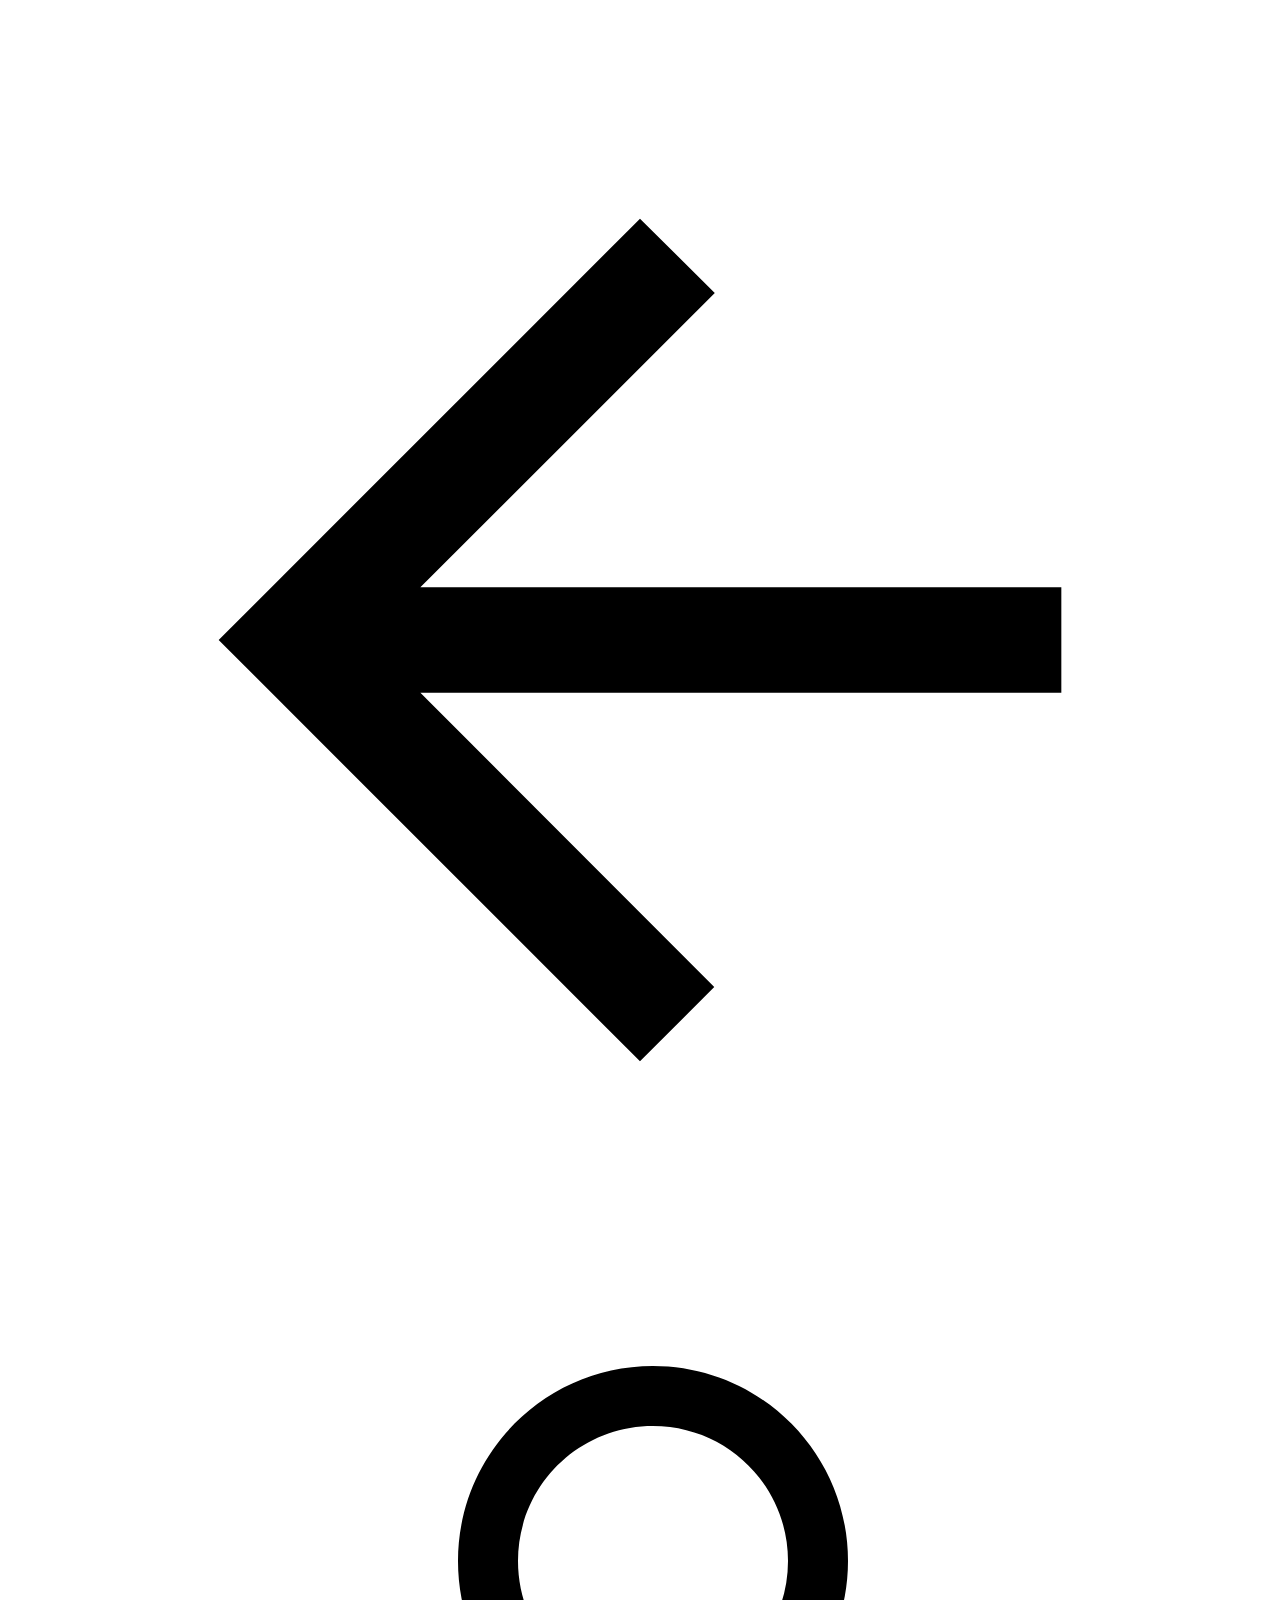
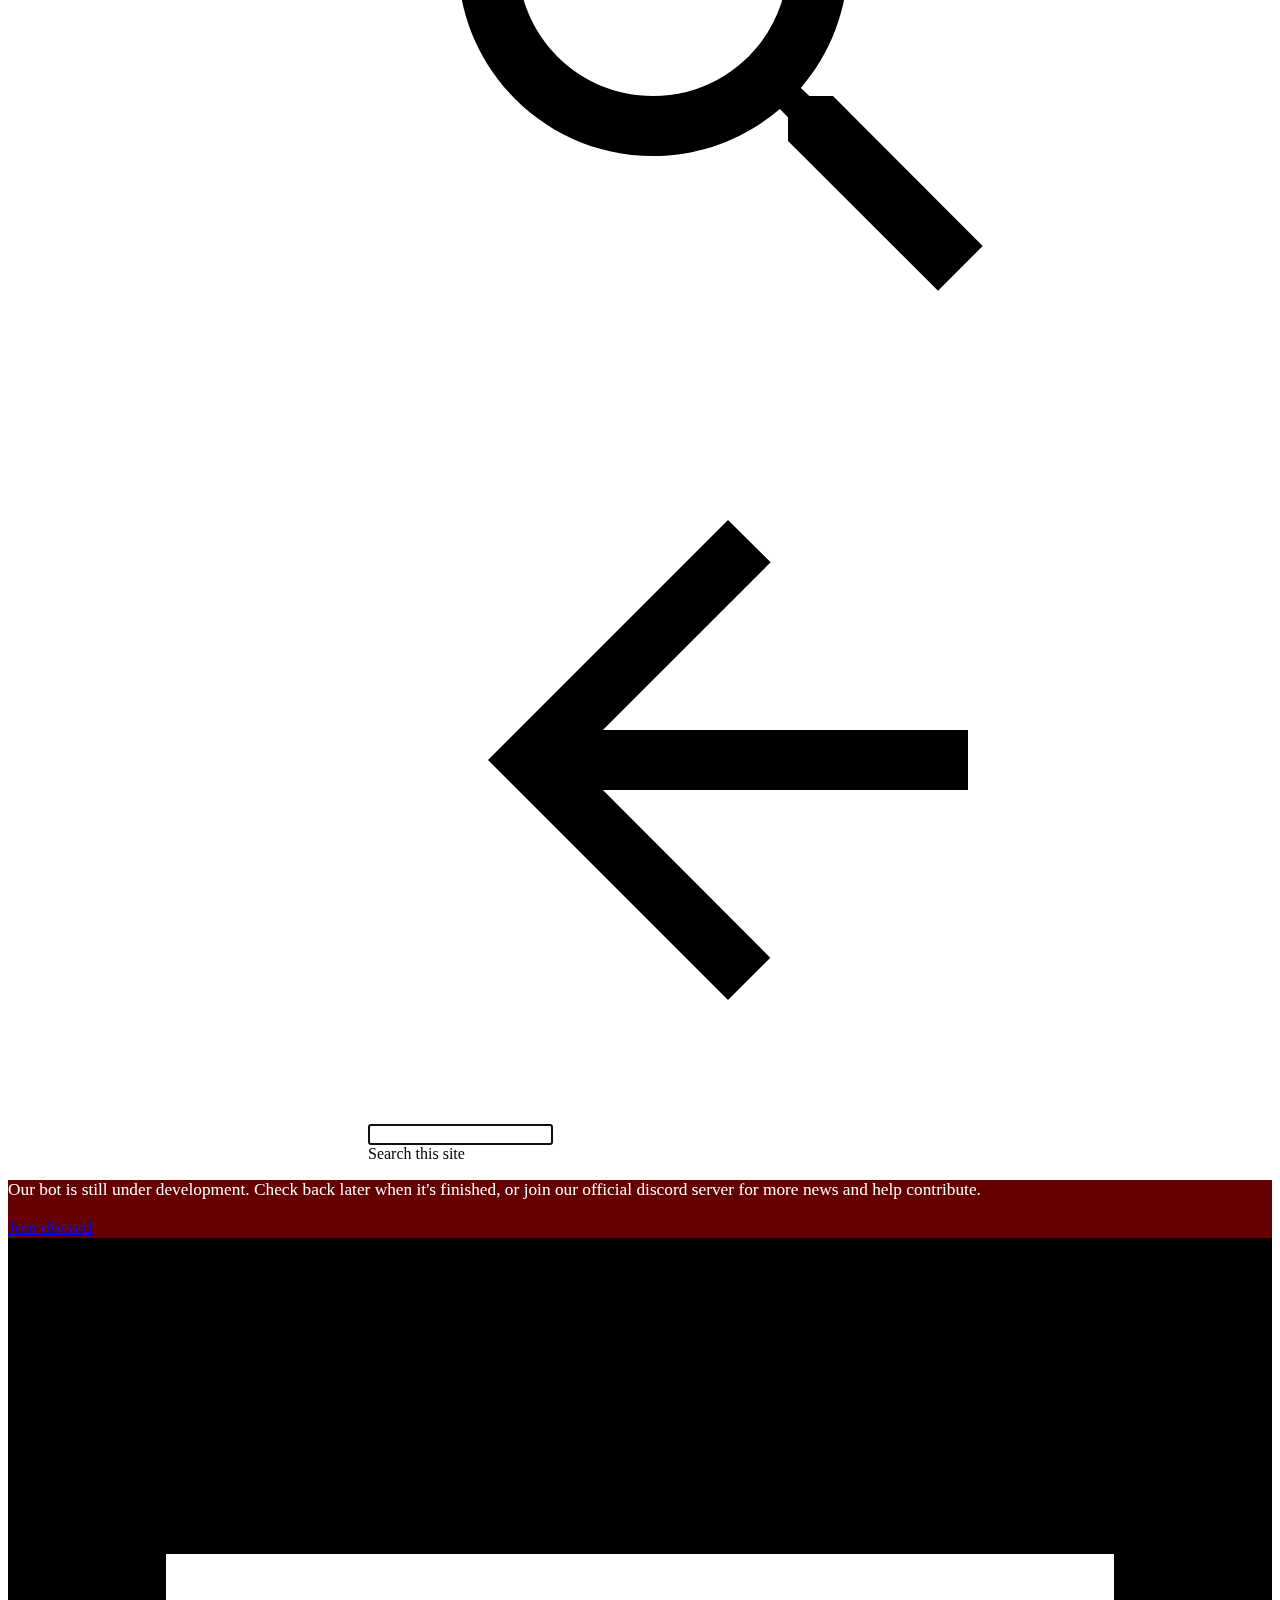
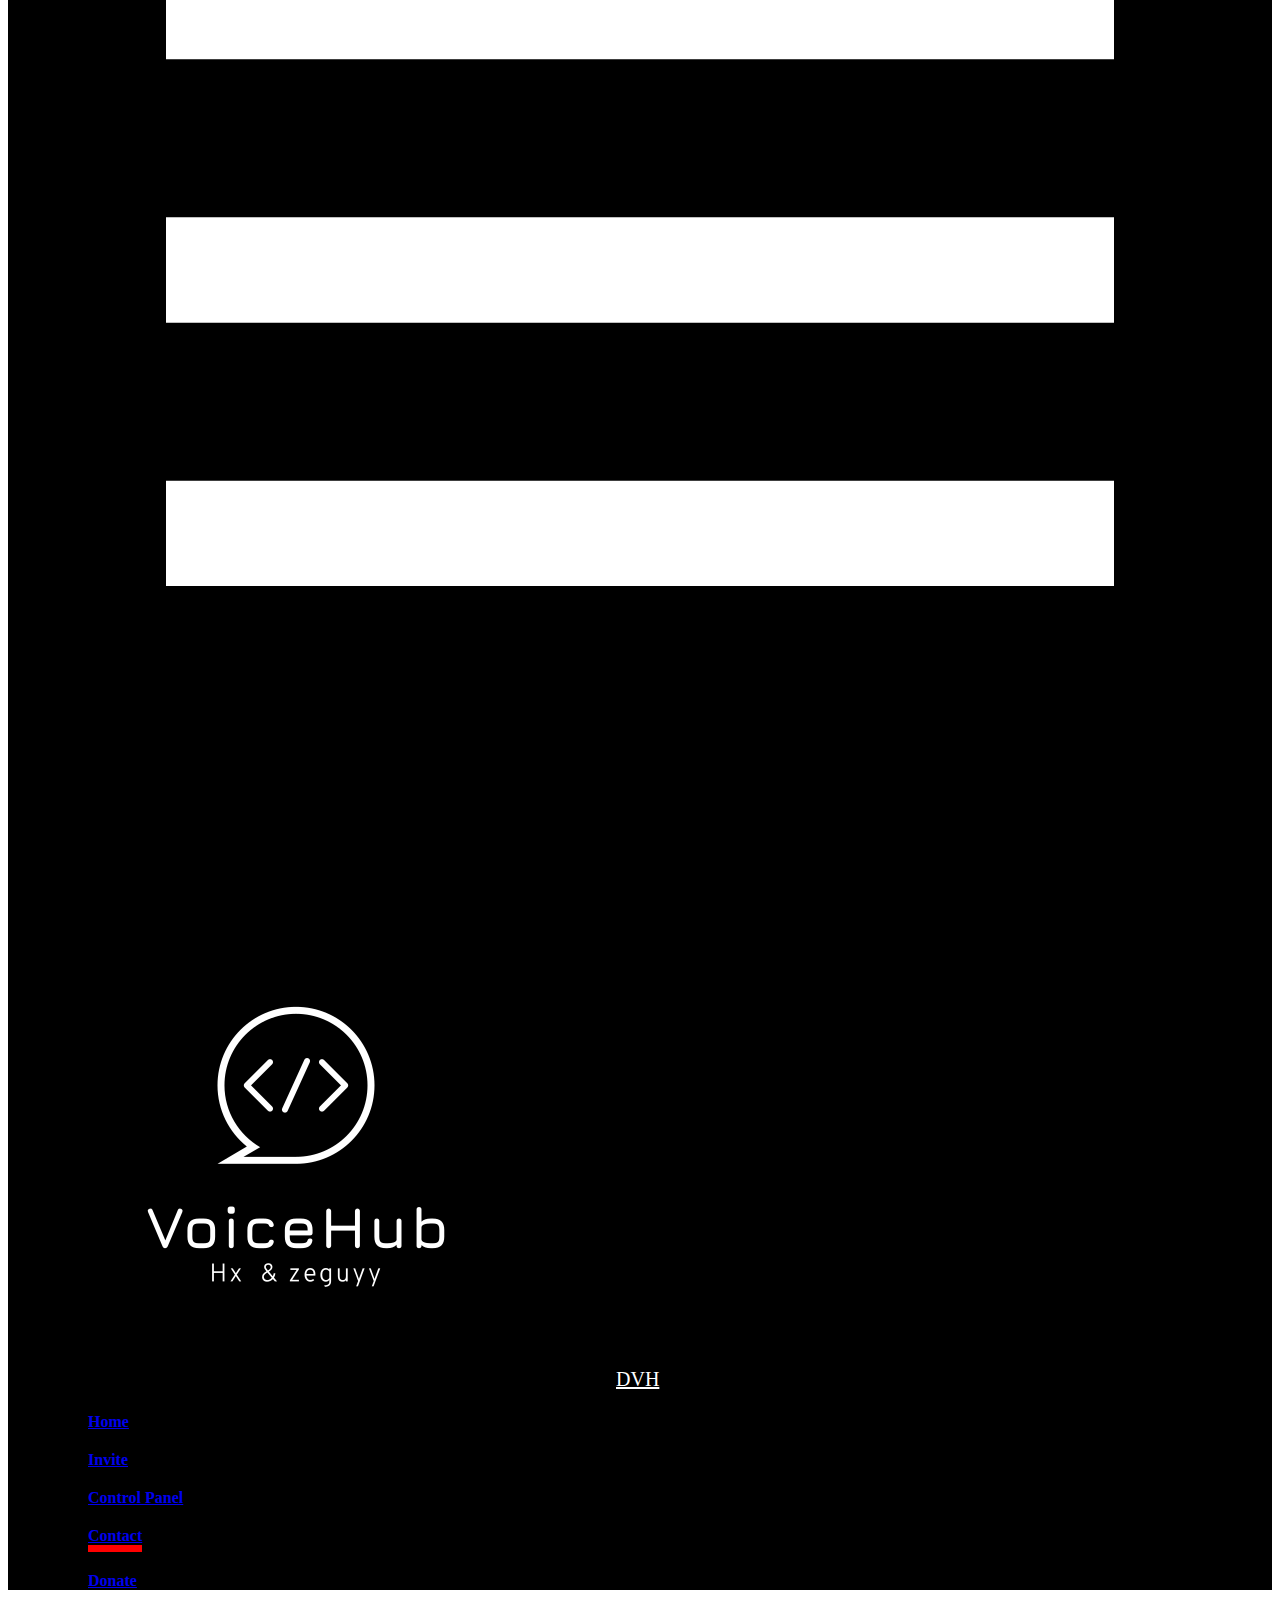
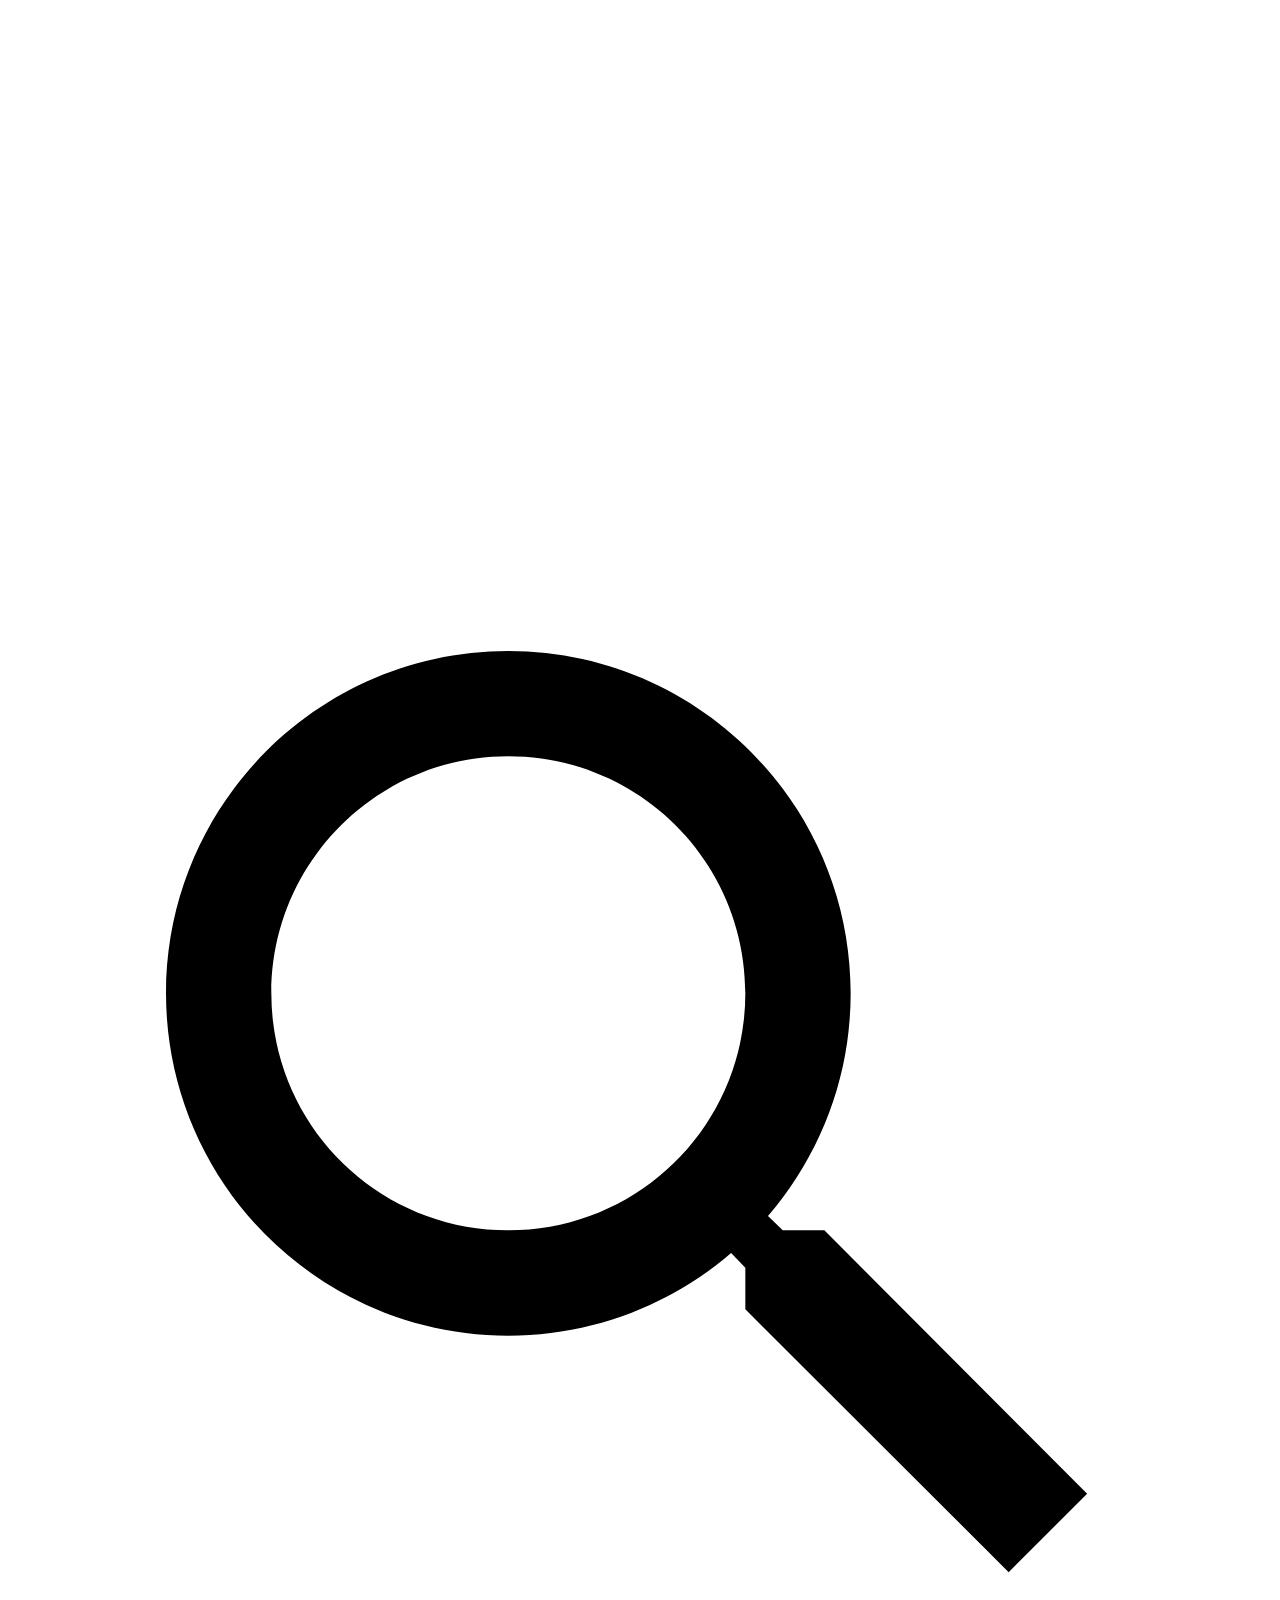
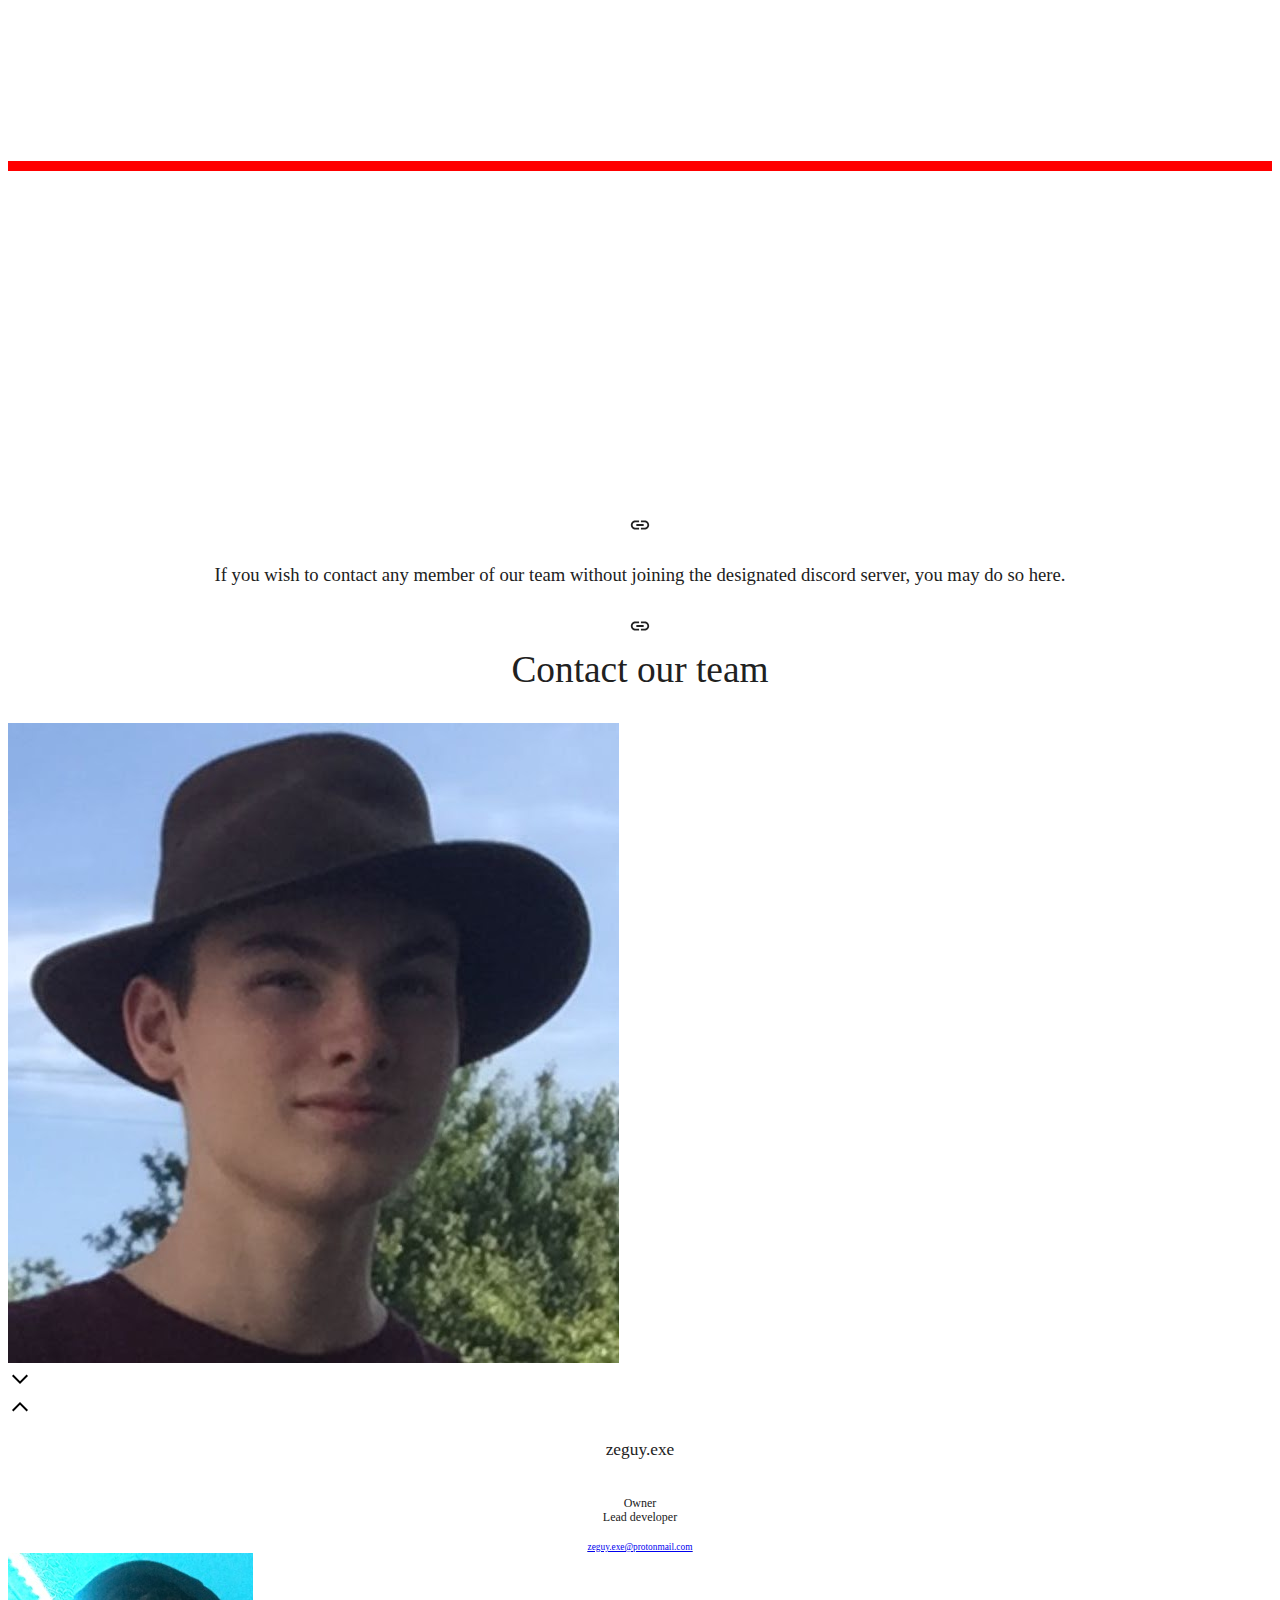
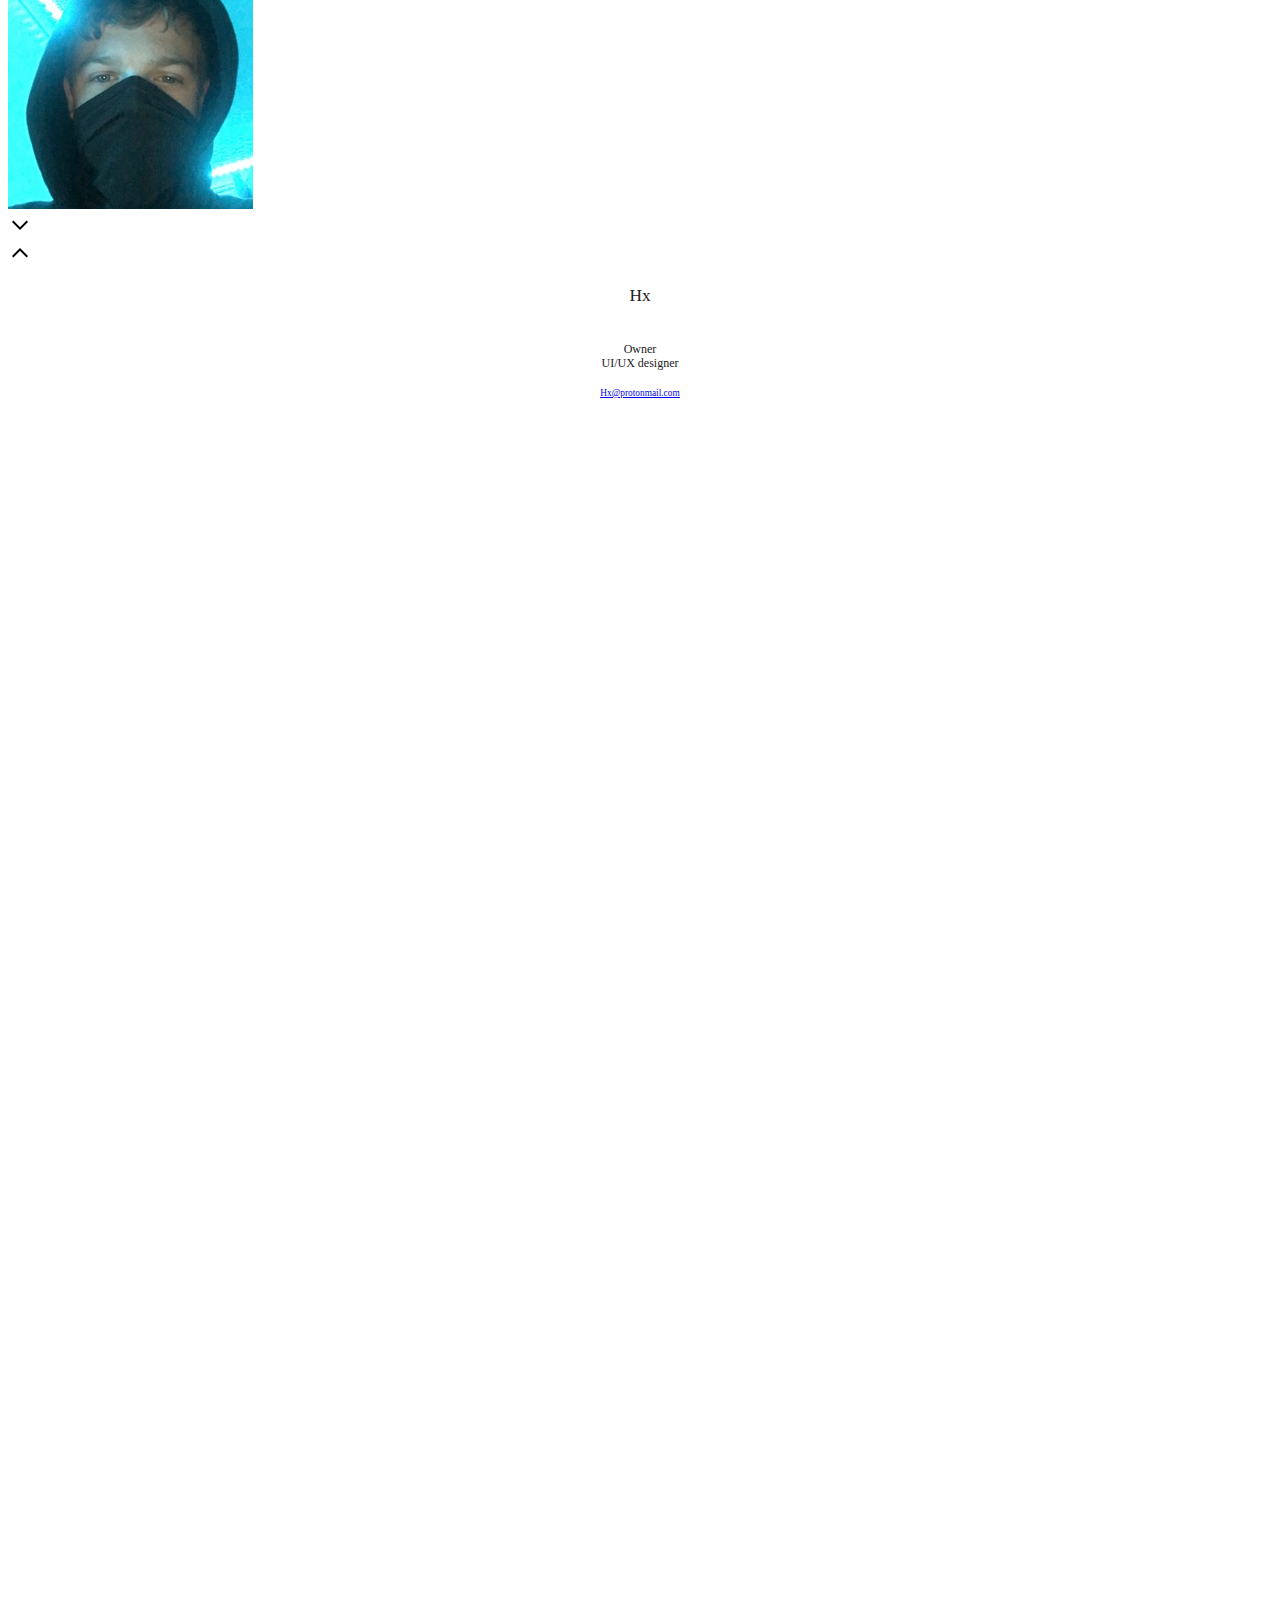
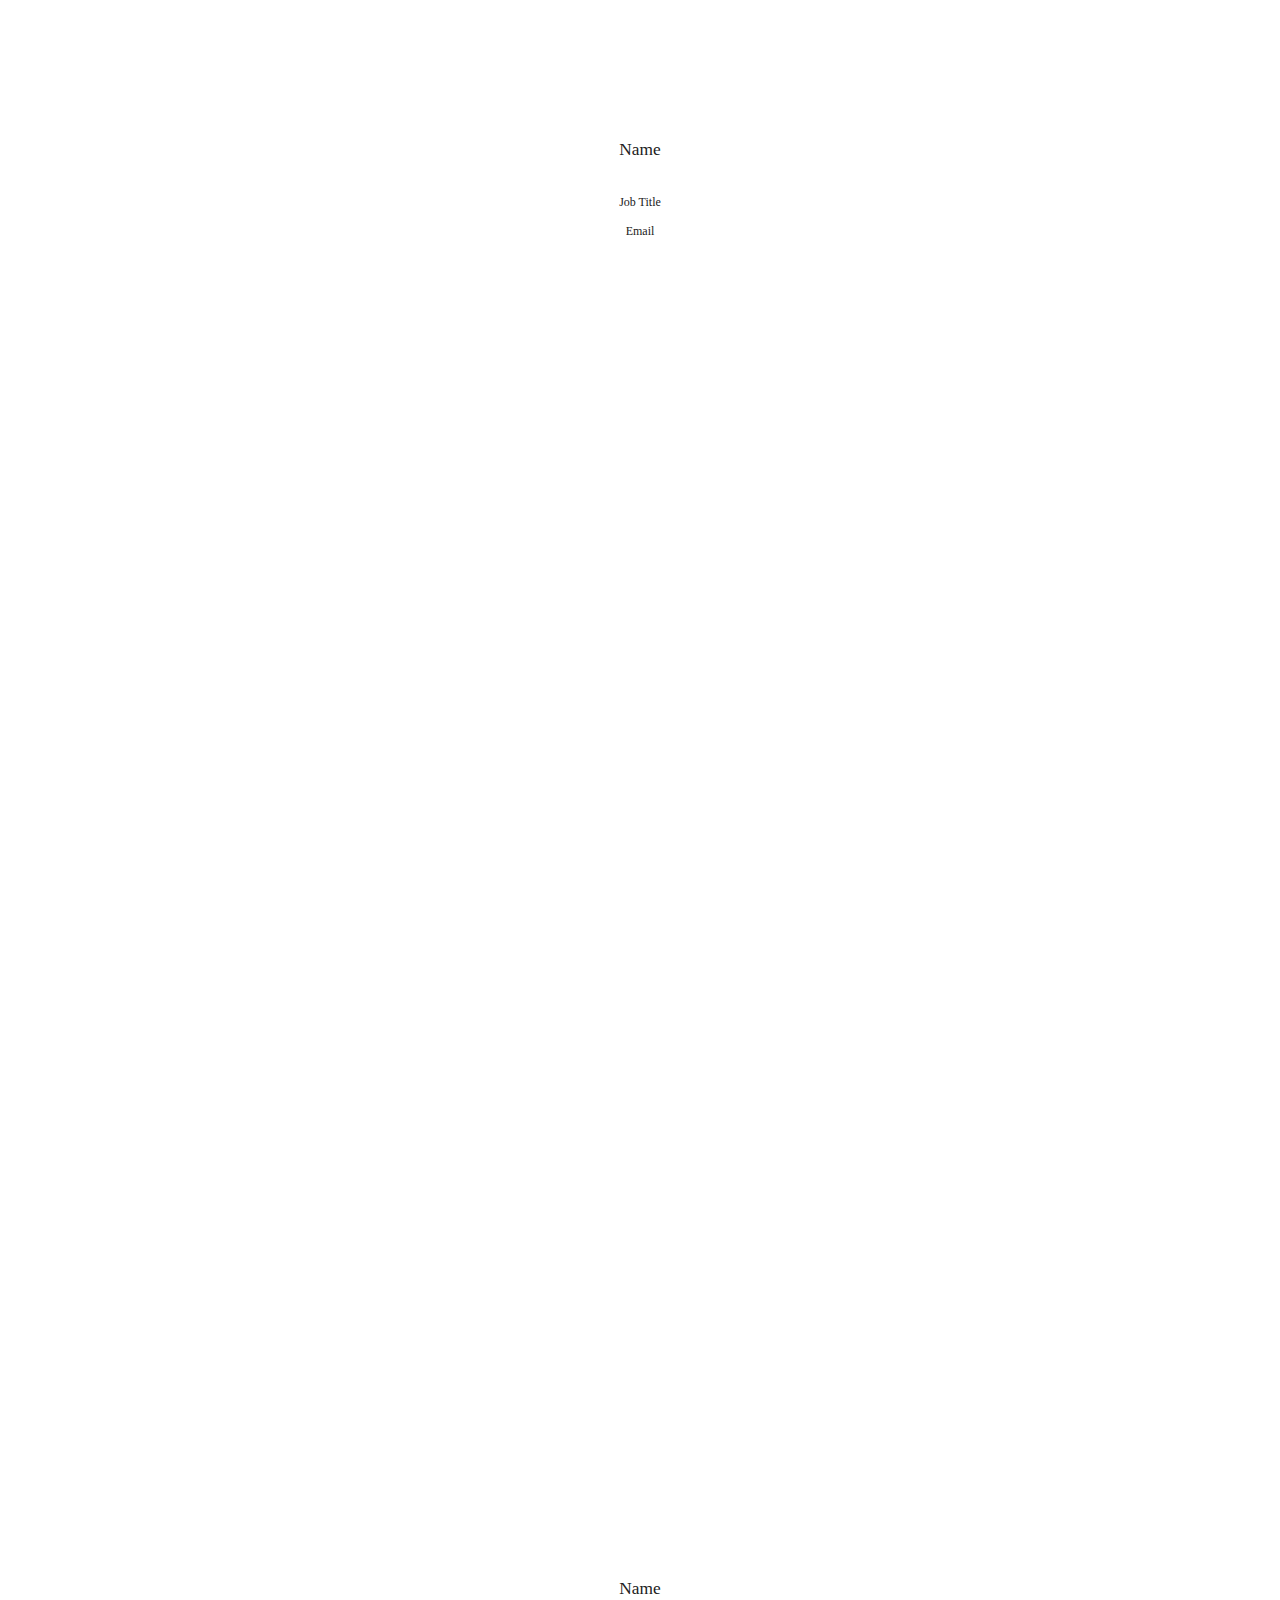
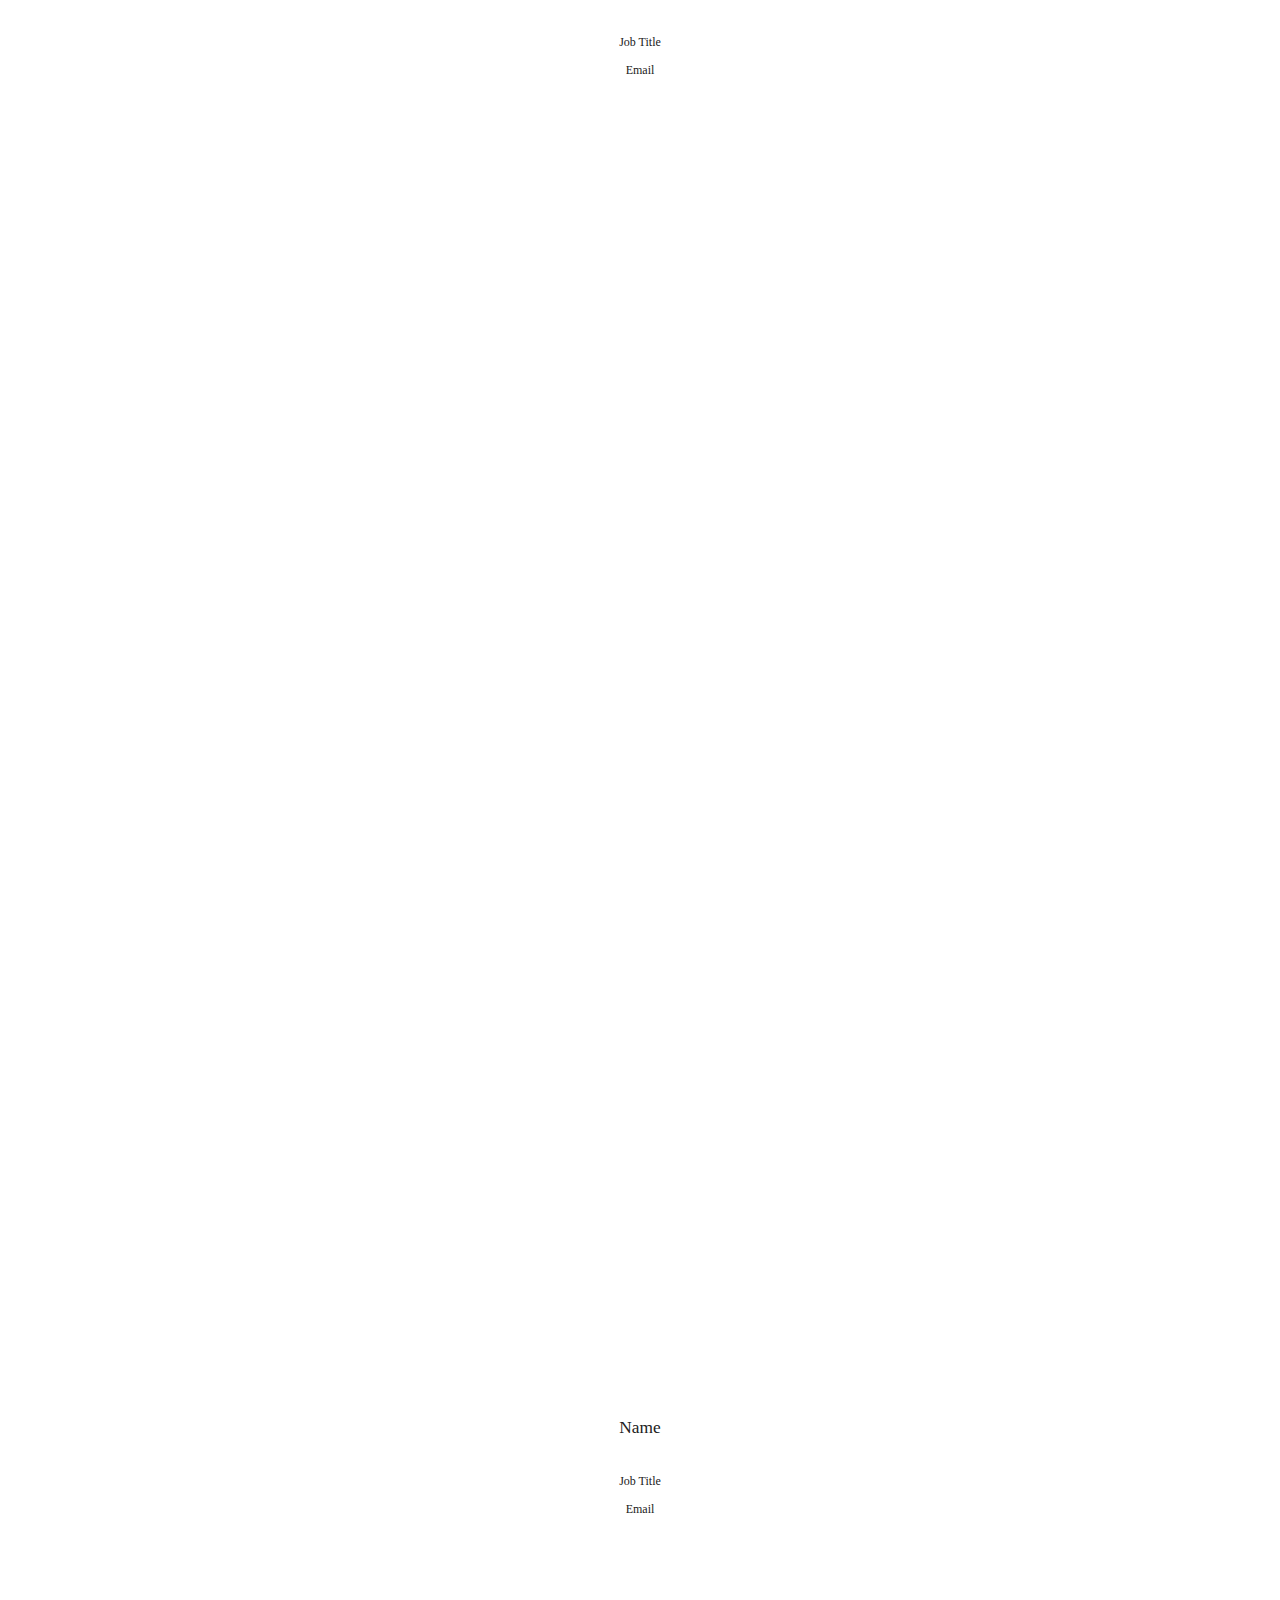
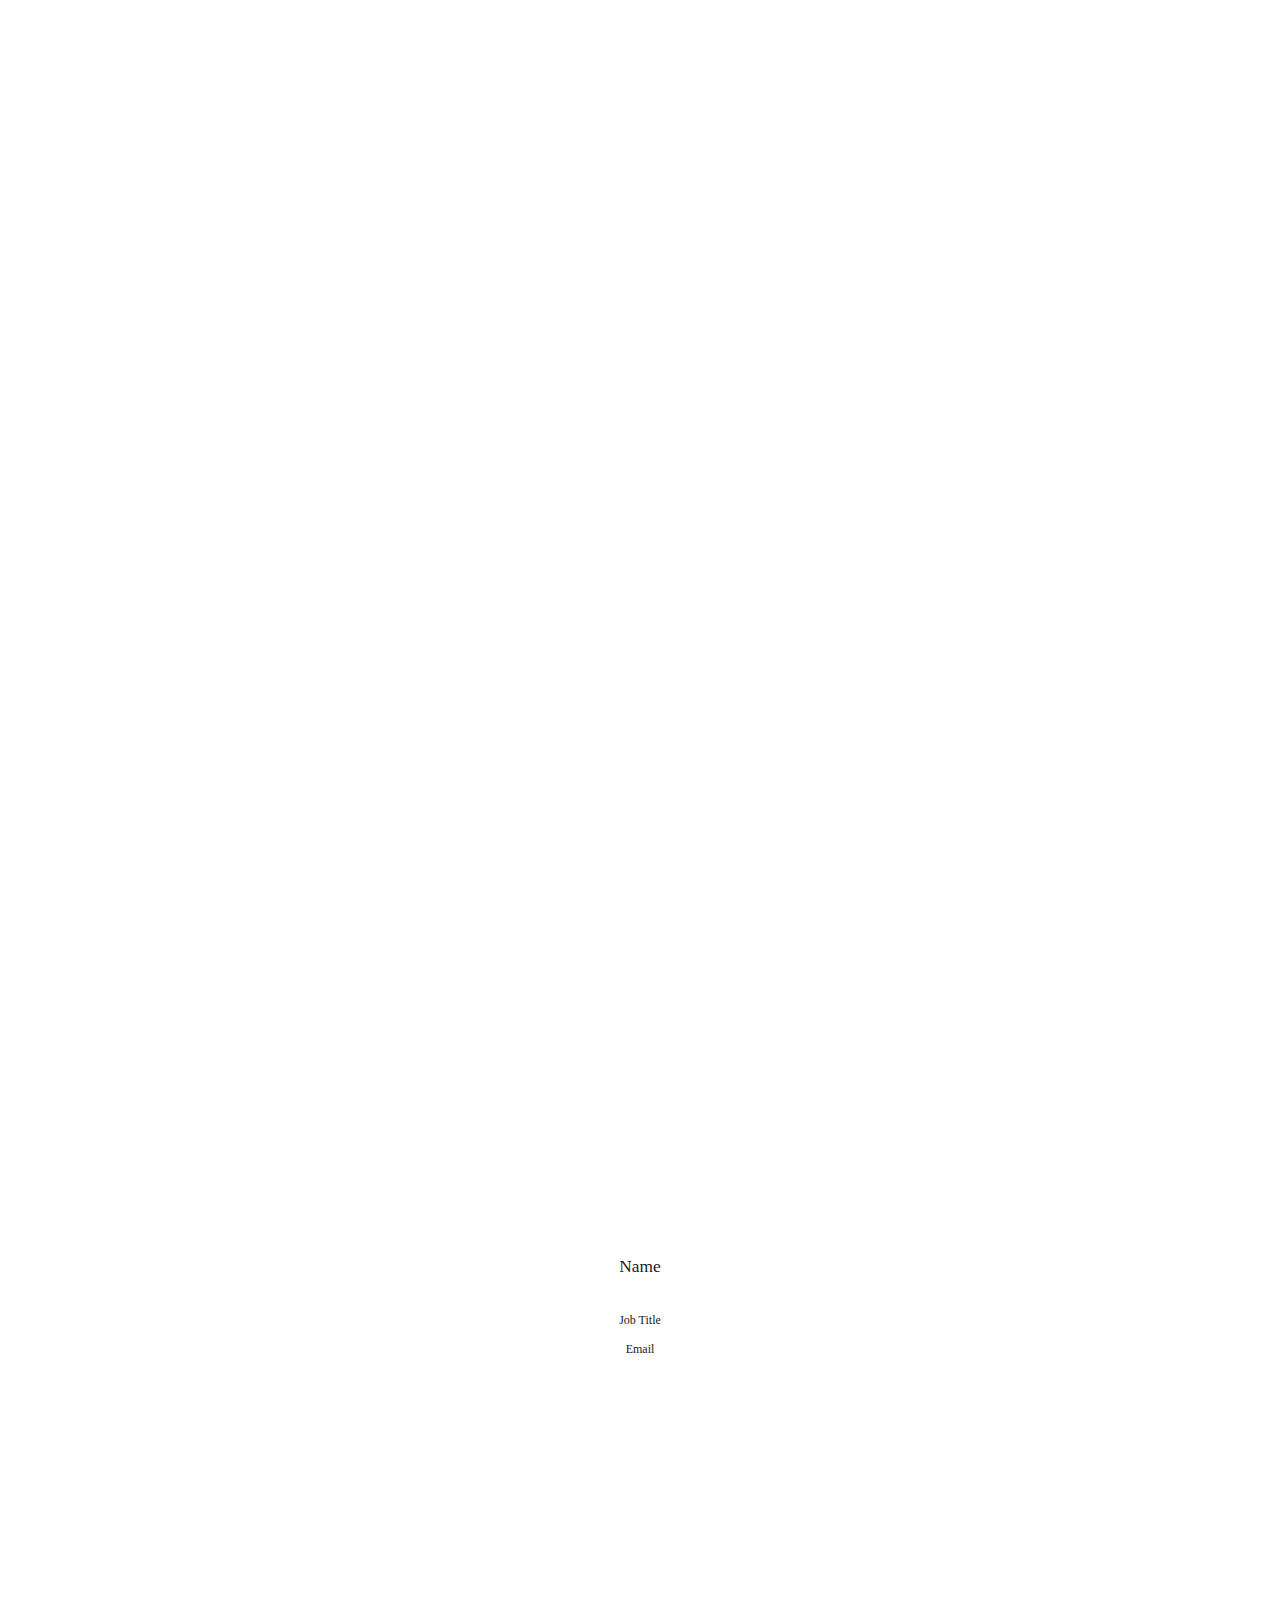
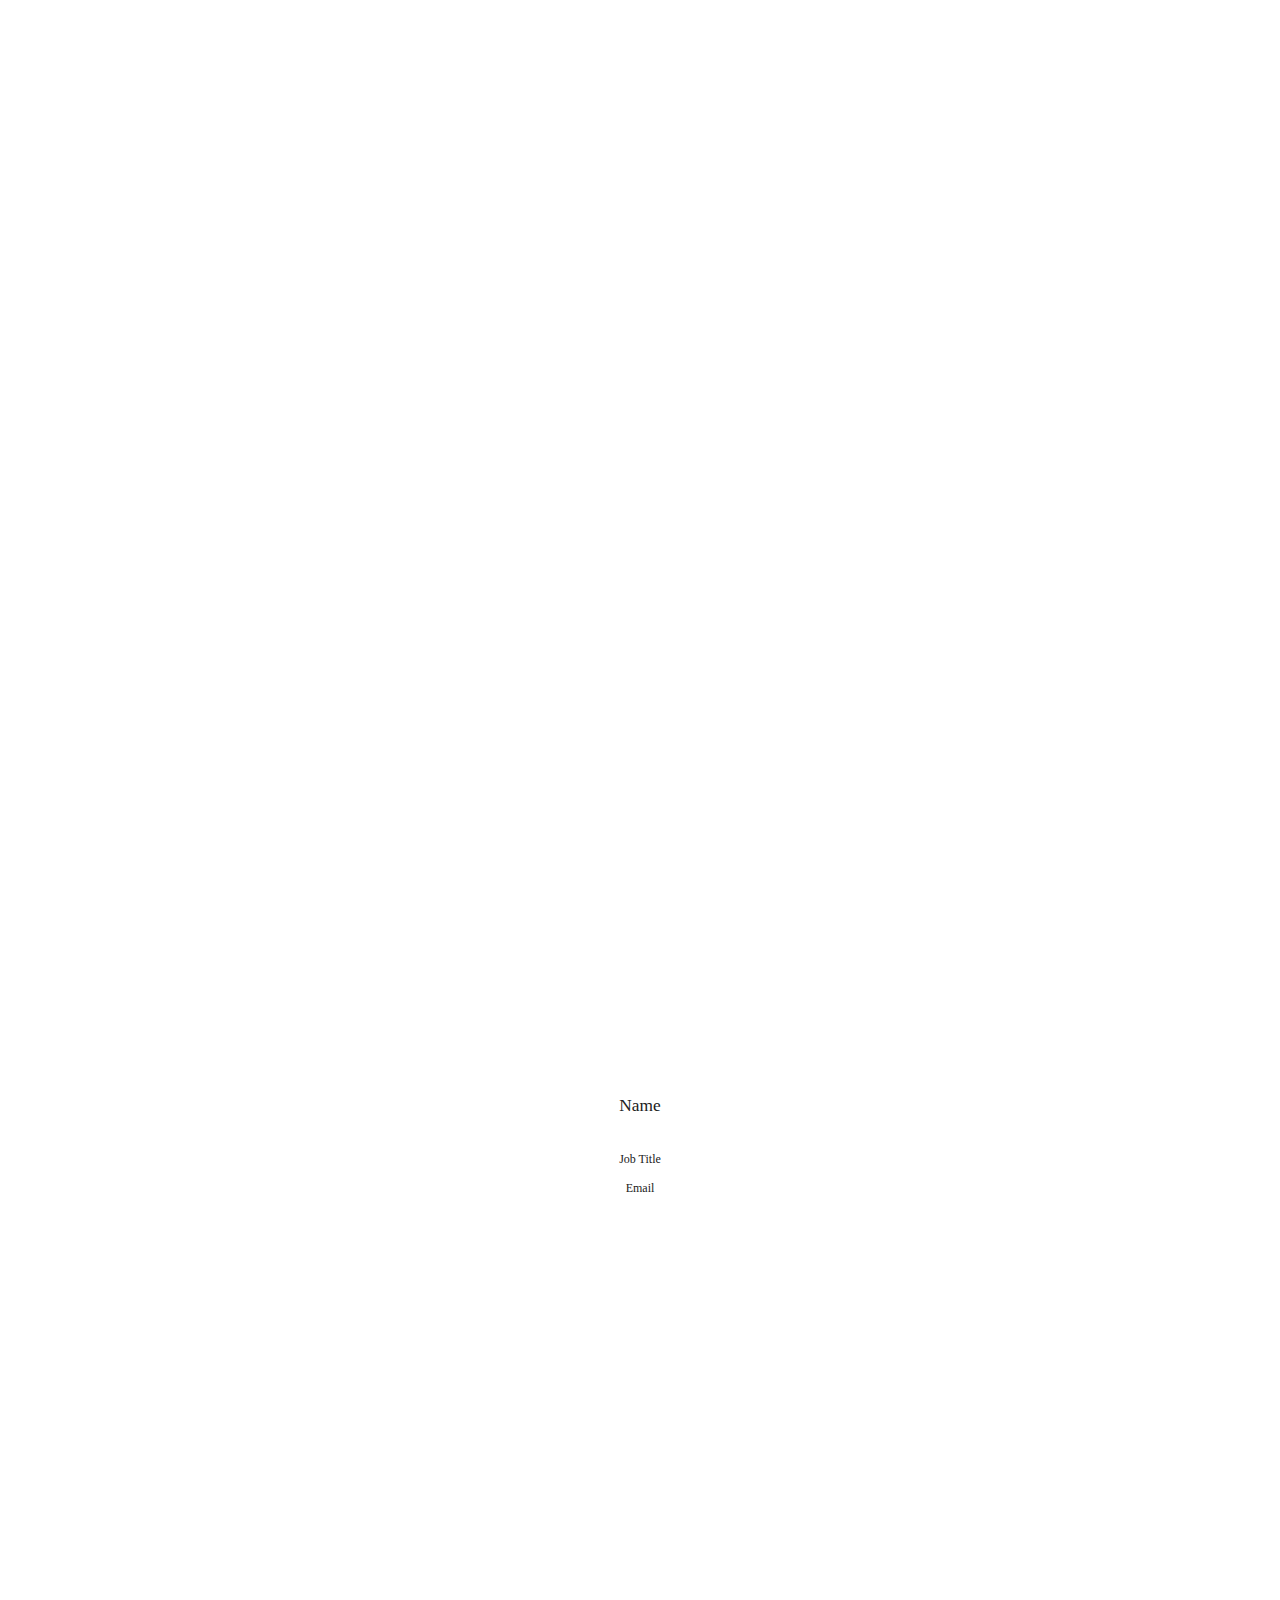
<file: Discord Voice Hub/DVH - Contact.html>
<!DOCTYPE html>
<!-- saved from url=(0055)https://sites.google.com/view/discord-voice-hub/contact -->
<html lang="en" itemscope="" itemtype="http://schema.org/WebPage"><head><meta http-equiv="Content-Type" content="text/html; charset=UTF-8"><script src="./DVH - Contact_files/cb=gapi.loaded_0" nonce="" async=""></script><script nonce="">var DOCS_timing={}; DOCS_timing['sl']=new Date().getTime();</script><script nonce="">function _DumpException(e) {throw e;}</script><script nonce="">_docs_flag_initialData={"atari-emtpr":false,"atari-efpe":false,"docs-sup":"","docs-eea":true,"docs-eldi":false,"docs-ecci":false,"docs-eeii":false,"docs-ipmmp":true,"docs-esi":false,"docs-liap":"/logImpressions","ilcm":{"eui":"AHKXmL2EfkGL3iEM2nU9vgY5gvgSXuUvObKa9Y6_pSi8mEofozB-FNHj4rouk3FPri6bQ2T3r9vk","je":1,"sstu":1638815162822000,"si":"CMTeh53mz_QCFcw17QodZrcN4A","gsc":null,"ei":[5708870,5740908,5748029,5738529,5739802,5729664,5745622,5732942,5720925,5735806,5742462,5743124,5714628,5753006,5711993,5741775,5752694,5738509,5706836,5706832,14101306,5707711,5740814,5750552,14101534,5737337,5754229,5734571,5704621,5747265,5720060,5745792,5747741,5734954,14101510,5713207,14101502,5703839,5739897,5711808,14101530,5753329,5714550],"crc":0,"cvi":[]},"docs-ccdil":false,"docs-eil":true,"docs-eoi":false,"info_params":{"token":"AHL0AtI4Rm_jrV8At1TzdvOKvAfqU3LlIg:1638815162782"},"atari-jefp":"/_/view/jserror","docs-jern":"view","atari-rhpp":"/_/view"}; _docs_flag_cek= null ; if (window['DOCS_timing']) {DOCS_timing['ifdld']=new Date().getTime();}</script><meta name="viewport" content="width=device-width, initial-scale=1, maximum-scale=1.0, user-scalable=no"><meta http-equiv="X-UA-Compatible" content="IE=edge"><meta name="referrer" content="strict-origin-when-cross-origin"><link rel="icon" href="https://lh5.googleusercontent.com/X5X_GZtsYaAQrOI_Ie6-QM74JArlzLjxuFQJxao2MTTmPb3Qq4HzW-6_ePP1OBTFD-_wiWNV3gwJxC8KBKF1tDCu2nm4WeKxfEobMnSKBDVegzSv"><meta name="robots" content="noindex"><meta property="og:title" content="DVH - Contact"><meta property="og:type" content="website"><meta property="og:url" content="https://sites.google.com/view/discord-voice-hub/contact"><meta property="og:description" content="
 "><meta itemprop="name" content="DVH - Contact"><meta itemprop="description" content="
 "><meta itemprop="url" content="https://sites.google.com/view/discord-voice-hub/contact"><meta itemprop="thumbnailUrl" content="https://lh3.googleusercontent.com/wUzCutvEynT8zJLuTGi0118JpkwWeI6wLgqv00jN1NNs6auNFcYX8AVi7mdOXQy1-BSvgJMUV7HimEXNjgrQh8E=w16383"><meta itemprop="image" content="https://lh3.googleusercontent.com/wUzCutvEynT8zJLuTGi0118JpkwWeI6wLgqv00jN1NNs6auNFcYX8AVi7mdOXQy1-BSvgJMUV7HimEXNjgrQh8E=w16383"><meta itemprop="imageUrl" content="https://lh3.googleusercontent.com/wUzCutvEynT8zJLuTGi0118JpkwWeI6wLgqv00jN1NNs6auNFcYX8AVi7mdOXQy1-BSvgJMUV7HimEXNjgrQh8E=w16383"><meta property="og:image" content="https://lh3.googleusercontent.com/wUzCutvEynT8zJLuTGi0118JpkwWeI6wLgqv00jN1NNs6auNFcYX8AVi7mdOXQy1-BSvgJMUV7HimEXNjgrQh8E=w16383"><link href="./DVH - Contact_files/css" rel="stylesheet" nonce=""><link href="./DVH - Contact_files/css(1)" rel="stylesheet" nonce=""><style nonce="">@media only screen and (max-width: 479px){.puwcIf{font-size: 20.0pt;}}@media only screen and (min-width: 480px) and (max-width: 767px){.puwcIf{font-size: 22.0pt;}}@media only screen and (min-width: 768px) and (max-width: 1279px){.puwcIf{font-size: 24.0pt;}}@media only screen and (min-width: 1280px){.puwcIf{font-size: 24.0pt;}}</style><link rel="stylesheet" href="./DVH - Contact_files/rs=AGEqA5mLV7QaXtKjOwXgAxC6XMtPbYqLMQ" nonce=""><title>DVH - Contact</title><style jsname="ptDGoc" nonce="">.ImnMyf{background-color: rgba(255,255,255,1); color: rgba(33,33,33,1);}.Vs12Bd{color: rgba(33,33,33,1);}.S5d9Rd{background-color: rgba(255,0,0,1); color: rgba(0,0,0,1);}.O13XJf{height: 340px;}.O13XJf .IFuOkc{background-image: url(https://ssl.gstatic.com/atari/images/level-header.png); background-color: rgba(255,0,0,1); background-position-y: center;}.O13XJf .IFuOkc:before{background-color: rgba(33,33,33,1); opacity: 0.5; display: block;}.O13XJf .zfr3Q{color: rgba(255,255,255,1);}.O13XJf .qnVSj{color: rgba(255,255,255,1);}.O13XJf .Glwbz{color: rgba(255,255,255,1);}.O13XJf .qLrapd{color: rgba(255,255,255,1);}.O13XJf .aHM7ed{color: rgba(255,255,255,1);}.O13XJf .NHD4Gf{color: rgba(255,255,255,1);}.O13XJf .QmpIrf{background-color: rgba(255,255,255,1); border-color: rgba(255,255,255,1); color: rgba(0,0,0,1); font-family: Roboto; font-size: 13pt; line-height: 22px;}@media only screen and (max-width: 479px){.O13XJf .QmpIrf{font-size: 13pt;}}@media only screen and (min-width: 480px) and (max-width: 767px){.O13XJf .QmpIrf{font-size: 13pt;}}@media only screen and (max-width: 479px){.O13XJf{height: 250px;}}.SBrW1{height: 430px; padding-bottom: 120px; padding-top: 120px;}.Wew9ke{fill: rgba(255,255,255,1);}.fOU46b .YSH9J{color: rgba(255,255,255,1);}.fOU46b .KJll8d{background-color: rgba(255,255,255,1);}.fOU46b .Mz8gvb{color: rgba(255,255,255,1);}.fOU46b .G8QRnc .Mz8gvb{color: rgba(33,33,33,1);}.fOU46b .G8QRnc .YSH9J{color: rgba(33,33,33,1);}.fOU46b .G8QRnc .KJll8d{background-color: rgba(33,33,33,1);}.fOU46b .usN8rf .YSH9J{color: rgba(33,33,33,1);}.fOU46b .usN8rf .KJll8d{background-color: rgba(33,33,33,1);}.fOU46b .usN8rf .Mz8gvb{color: rgba(33,33,33,1);}.fOU46b .aCIEDd .YSH9J{color: rgba(33,33,33,1);}.fOU46b .aCIEDd .KJll8d{background-color: rgba(33,33,33,1);}.fOU46b .aCIEDd .Mz8gvb{color: rgba(33,33,33,1);}.fOU46b .a3ETed .YSH9J{color: rgba(0,0,0,1);}.fOU46b .a3ETed .KJll8d{background-color: rgba(0,0,0,1);}.fOU46b .a3ETed .M9vuGd{border-bottom-color: rgba(211,211,211,1);}.fOU46b .a3ETed .Mz8gvb{color: rgba(0,0,0,1);}.fOU46b .zDUgLc{opacity: 0;}.fOU46b .LBrwzc .zDUgLc{opacity: 1; border-bottom-style: none;}.fOU46b .GBy4H .zDUgLc{opacity: 1;}@media only screen and (min-width: 1280px){.XeSM4.b2Iqye.fOU46b .LBrwzc .iWs3gf{color: rgba(255,255,255,1);}}@media only screen and (min-width: 1280px){.KuNac.b2Iqye.fOU46b .GBy4H .iWs3gf{color: rgba(33,33,33,1);}}@media only screen and (min-width: 1280px){.KuNac.G9Qloe.fOU46b .GBy4H .iWs3gf{color: rgba(255,255,255,1);}}@media only screen and (min-width: 1280px){.XeSM4.G9Qloe.fOU46b .LBrwzc .iWs3gf{color: rgba(33,33,33,1);}}.LBrwzc .YSH9J{color: rgba(33,33,33,1);}.LBrwzc .oNsfjf{color: rgba(33,33,33,1);}.LBrwzc .KJll8d{background-color: rgba(33,33,33,1);}.LBrwzc .YTv4We.chg4Jd:focus:before{border-color: rgba(33,33,33,1); display: block;}.LBrwzc .Mz8gvb{color: rgba(33,33,33,1);}.LBrwzc .wgxiMe{background-color: rgba(255,255,255,1);}.LBrwzc .zDUgLc{border-bottom-color: rgba(204,204,204,1); border-bottom-width: 1px; border-bottom-style: solid;}.GBy4H .wgxiMe{background-color: rgba(0,0,0,1);}.JzO0Vc{background-color: rgba(79,71,78,1);}.M63kCb{background-color: rgba(241,228,228,1);}.zfr3Q{font-family: Roboto; color: rgba(33,33,33,1); font-size: 13pt; line-height: 1.55; margin-top: 14px;}.qnVSj{color: rgba(33,33,33,1);}.Glwbz{color: rgba(33,33,33,1);}.qLrapd{color: rgba(33,33,33,1);}.aHM7ed{color: rgba(33,33,33,1);}.NHD4Gf{color: rgba(33,33,33,1);}.zfr3Q .OUGEr{color: rgba(33,33,33,1);}.dhtgD{text-decoration: none; border-bottom-style: solid; border-bottom-width: 1px; font-weight: 700;}.dhtgD:hover{border-bottom-color: rgba(255,0,0,1); border-bottom-style: solid; border-bottom-width: 1px;}.lQAHbd .dhtgD:visited{border-bottom-color: rgba(241,228,228,1);}.lQAHbd .dhtgD:hover{border-bottom-color: rgba(33,33,33,1);}.dhtgD:active{border-bottom-color: rgba(255,0,0,1); border-bottom-style: solid; border-bottom-width: 1px;}.dhtgD:visited{border-bottom-color: rgba(255,0,0,1); border-bottom-style: solid; border-bottom-width: 1px;}.duRjpb{font-family: Roboto; font-size: 37pt; line-height: 1.25; font-weight: 100; margin-top: 20px;}.Ap4VC{margin-bottom: -20px;}.JYVBee{font-family: Roboto; font-size: 28pt; line-height: 1.21; font-weight: 100; margin-top: 20px;}.CobnVe{margin-bottom: -20px;}.OmQG5e{font-family: Roboto; font-size: 16pt; line-height: 1.27; margin-top: 18px; font-weight: 300;}.GV3q8e{margin-bottom: -18px;}.TMjjoe{font-family: Roboto; font-size: 9pt; line-height: 1.2; margin-top: 0px;}.Zjiec{font-family: Roboto; font-weight: 300; font-size: 15pt; line-height: 1.4; margin-top: 48px; margin-left: 48px; margin-bottom: 62px; margin-right: 32px;}.XMyrgf{margin-top: 48px; margin-left: 48px; margin-bottom: 0px; margin-right: 32px;}.PsKE7e{font-family: Roboto; font-weight: 700; font-size: 12pt; padding-left: 10px; padding-right: 10px;}.lhZOrc{font-weight: 700;}.lhZOrc .hDrhEe{border-bottom-width: 7px; border-bottom-color: rgba(255,0,0,1); border-bottom-style: solid;}.TlfmSc{font-family: Roboto; font-weight: 300; font-size: 15pt; line-height: 1.4;}.zDUgLc{background-color: rgba(79,71,78,1); opacity: 1;}.baZpAe{background-color: rgba(255,255,255,1);}.N0neUc{background-color: rgba(255,255,255,0);}.ySLm4c{background-color: rgba(255,255,255,0); font-family: Roboto;}.OWlOyc{background-color: rgba(255,255,255,0);}.iwQgFb{background-color: rgba(198,187,187,1); height: 3px; margin-top: 8px;}.CbiMKe{background-color: rgba(255,0,0,1);}.QmpIrf{background-color: rgba(255,0,0,1); border-color: rgba(255,0,0,1); color: rgba(0,0,0,1); font-family: Roboto; font-size: 13pt; line-height: 22px;}.LRAOtb{background-color: rgba(255,255,255,1);}.qeLZfd .zfr3Q{color: rgba(33,33,33,1);}.qeLZfd .zfr3Q .OUGEr{color: rgba(33,33,33,1);}.qeLZfd .qnVSj{color: rgba(33,33,33,1);}.qeLZfd .Glwbz{color: rgba(33,33,33,1);}.qeLZfd .qLrapd{color: rgba(33,33,33,1);}.qeLZfd .aHM7ed{color: rgba(33,33,33,1);}.qeLZfd .NHD4Gf{color: rgba(33,33,33,1);}.qeLZfd .LRAOtb{background-color: transparent;}.qeLZfd .baZpAe{background-color: transparent;}.qeLZfd .iwQgFb{background-color: rgba(198,187,187,1);}.lQAHbd:before{background-color: rgba(255,0,0,1); display: block;}.lQAHbd .zfr3Q{color: rgba(0,0,0,1);}.lQAHbd .zfr3Q .OUGEr{color: rgba(0,0,0,1);}.lQAHbd .qnVSj{color: rgba(0,0,0,1);}.lQAHbd .Glwbz{color: rgba(0,0,0,1);}.lQAHbd .qLrapd{color: rgba(0,0,0,1);}.lQAHbd .aHM7ed{color: rgba(0,0,0,1);}.lQAHbd .NHD4Gf{color: rgba(0,0,0,1);}.lQAHbd .LRAOtb{background-color: transparent;}.lQAHbd .baZpAe{background-color: transparent;}.lQAHbd .iwQgFb{background-color: rgba(255,114,114,1);}.lQAHbd .QmpIrf{background-color: rgba(255,255,255,1); border-color: rgba(255,255,255,1); color: rgba(0,0,0,1); font-family: Roboto; font-size: 13pt; line-height: 22px;}.lQAHbd .CbiMKe{background-color: rgba(255,255,255,1);}@media only screen and (max-width: 479px){.lQAHbd .QmpIrf{font-size: 13pt;}}@media only screen and (min-width: 480px) and (max-width: 767px){.lQAHbd .QmpIrf{font-size: 13pt;}}.LB7kq .IFuOkc{border-bottom-color: rgba(255,0,0,1); border-bottom-width: 10px; border-bottom-style: solid;}.LB7kq .duRjpb{font-size: 63pt; line-height: 1.25; margin-bottom: 19px;}@media only screen and (max-width: 479px){.LB7kq .duRjpb{font-size: 41pt;}}@media only screen and (min-width: 480px) and (max-width: 767px){.LB7kq .duRjpb{font-size: 53pt;}}.gk8rDe .duRjpb{font-size: 48pt;}.LB7kq.gk8rDe .zfr3Q{color: rgba(0,0,0,1);}@media only screen and (max-width: 479px){.gk8rDe .duRjpb{font-size: 32pt;}}@media only screen and (min-width: 480px) and (max-width: 767px){.gk8rDe .duRjpb{font-size: 41pt;}}.LB7kq .baZpAe{background-color: transparent;}.LB7kq .JYVBee{font-size: 28pt; line-height: 1.18;}@media only screen and (max-width: 479px){.LB7kq .JYVBee{font-size: 21pt;}}@media only screen and (min-width: 480px) and (max-width: 767px){.LB7kq .JYVBee{font-size: 25pt;}}.cJgDec .baZpAe{background-color: transparent;}.cJgDec .baZpAe .OUGEr{color: rgba(255,255,255,1);}.cJgDec .baZpAe .LRAOtb{background-color: transparent;}.cJgDec .zfr3Q{color: rgba(255,255,255,1);}.cJgDec .qnVSj{color: rgba(255,255,255,1);}.cJgDec .Glwbz{color: rgba(255,255,255,1);}.cJgDec .qLrapd{color: rgba(255,255,255,1);}.cJgDec .aHM7ed{color: rgba(255,255,255,1);}.cJgDec .NHD4Gf{color: rgba(255,255,255,1);}.cJgDec .IFuOkc:before{background-color: rgba(33,33,33,1); opacity: 0.5; display: block;}.cJgDec .QmpIrf{background-color: rgba(255,255,255,1); border-color: rgba(255,255,255,1); color: rgba(0,0,0,1); font-family: Roboto; font-size: 13pt; line-height: 22px;}@media only screen and (max-width: 479px){.cJgDec .QmpIrf{font-size: 13pt;}}@media only screen and (min-width: 480px) and (max-width: 767px){.cJgDec .QmpIrf{font-size: 13pt;}}.tpmmCb .baZpAe{background-color: transparent;}.tpmmCb .baZpAe .OUGEr{color: rgba(0,0,0,1);}.tpmmCb .baZpAe .LRAOtb{background-color: transparent;}.tpmmCb .zfr3Q{color: rgba(0,0,0,1);}.tpmmCb .qnVSj{color: rgba(0,0,0,1);}.tpmmCb .Glwbz{color: rgba(0,0,0,1);}.tpmmCb .qLrapd{color: rgba(0,0,0,1);}.tpmmCb .aHM7ed{color: rgba(0,0,0,1);}.tpmmCb .NHD4Gf{color: rgba(0,0,0,1);}.tpmmCb .IFuOkc:before{background-color: rgba(255,255,255,1); display: block;}.tpmmCb .Wew9ke{fill: rgba(0,0,0,1);}.tpmmCb .QmpIrf{background-color: rgba(255,255,255,1); border-color: rgba(255,255,255,1); color: rgba(0,0,0,1); font-family: Roboto; font-size: 13pt; line-height: 22px;}@media only screen and (max-width: 479px){.tpmmCb .QmpIrf{font-size: 13pt;}}@media only screen and (min-width: 480px) and (max-width: 767px){.tpmmCb .QmpIrf{font-size: 13pt;}}.gk8rDe{padding-top: 60px;}.gk8rDe .QmpIrf{background-color: rgba(255,0,0,1); border-color: rgba(255,0,0,1); color: rgba(0,0,0,1); font-family: Roboto; font-size: 13pt; line-height: 22px;}@media only screen and (max-width: 479px){.gk8rDe .QmpIrf{font-size: 13pt;}}@media only screen and (min-width: 480px) and (max-width: 767px){.gk8rDe .QmpIrf{font-size: 13pt;}}@media only screen and (max-width: 479px){.gk8rDe{padding-top: 32px; padding-bottom: 32px;}}.YSH9J{color: rgba(255,255,255,1);}.oNsfjf{color: rgba(255,255,255,1);}.wgxiMe{background-color: rgba(79,71,78,1);}.qV4dIc{border-bottom-color: rgba(255,255,255,0); border-bottom-style: solid; border-bottom-width: 8px; padding-top: 14px; padding-bottom: 6px; padding-left: 2px; padding-right: 2px; margin-left: 10px; margin-right: 10px;}.jgXgSe{line-height: 28px;}.u5fiyc{line-height: 28px;}.M9vuGd{border-bottom-color: rgba(255,0,0,1);}.eWDljc{background-color: rgba(79,71,78,1); padding-bottom: 28px;}.IKA38e{padding-left: 36px; margin-top: 20px;}.hDrhEe{font-family: Roboto; margin-left: 12px; margin-right: 12px; padding-left: 0px; display: inline-block; max-width: 90%;}.baH5ib .hDrhEe{margin-left: 4px; padding-left: 0px;}.PsKE7e:hover{opacity: 0.6;}.BFDQOb:hover{opacity: 0.6;}.QcmuFb{padding-left: 20px;}.vDPrib{padding-left: 40px;}.TBDXjd{padding-left: 60px;}.bYeK8e{padding-left: 80px;}.CuqSDe{padding-left: 100px;}.Havqpe{padding-left: 120px;}.JvDrRe{padding-left: 140px;}.o5lrIf{padding-left: 160px;}.yOJW7c{padding-left: 180px;}.rB8cye{padding-left: 200px;}.RuayVd{padding-right: 20px;}.YzcKX{padding-right: 40px;}.reTV0b{padding-right: 60px;}.vSYeUc{padding-right: 80px;}.PxtZIe{padding-right: 100px;}.ahQMed{padding-right: 120px;}.rzhcXb{padding-right: 140px;}.PBhj0b{padding-right: 160px;}.TlN46c{padding-right: 180px;}.GEdNnc{padding-right: 200px;}.xkUom{border-color: rgba(33,33,33,1); color: rgba(33,33,33,1); font-family: Roboto; font-size: 13pt; line-height: 22px;}.xkUom:hover{background-color: rgba(33,33,33,0.1000000015); font-size: 13pt; line-height: 22px;}.KjwKmc{color: rgba(33,33,33,1); font-family: Roboto; font-size: 13pt; line-height: 22px;}.KjwKmc:hover{background-color: rgba(33,33,33,0.1000000015); font-size: 13pt; line-height: 22px;}.lQAHbd .xkUom{border-color: rgba(0,0,0,1); color: rgba(0,0,0,1); font-family: Roboto; font-size: 13pt; line-height: 22px;}.lQAHbd .xkUom:hover{background-color: rgba(255,255,255,0.1000000015);}.lQAHbd .KjwKmc{color: rgba(0,0,0,1); font-family: Roboto; font-size: 13pt; line-height: 22px;}.lQAHbd .KjwKmc:hover{background-color: rgba(255,255,255,0.1000000015);}@media only screen and (max-width: 479px){.lQAHbd .xkUom{font-size: 13pt;}}@media only screen and (min-width: 480px) and (max-width: 767px){.lQAHbd .xkUom{font-size: 13pt;}}@media only screen and (max-width: 479px){.lQAHbd .KjwKmc{font-size: 13pt;}}@media only screen and (min-width: 480px) and (max-width: 767px){.lQAHbd .KjwKmc{font-size: 13pt;}}.cJgDec .xkUom{border-color: rgba(255,255,255,1); color: rgba(255,255,255,1); font-family: Roboto; font-size: 13pt; line-height: 22px;}.cJgDec .xkUom:hover{background-color: rgba(255,255,255,0.1000000015);}.cJgDec .KjwKmc{color: rgba(255,255,255,1); font-family: Roboto; font-size: 13pt; line-height: 22px;}.cJgDec .KjwKmc:hover{background-color: rgba(255,255,255,0.1000000015);}@media only screen and (max-width: 479px){.cJgDec .xkUom{font-size: 13pt;}}@media only screen and (min-width: 480px) and (max-width: 767px){.cJgDec .xkUom{font-size: 13pt;}}@media only screen and (max-width: 479px){.cJgDec .KjwKmc{font-size: 13pt;}}@media only screen and (min-width: 480px) and (max-width: 767px){.cJgDec .KjwKmc{font-size: 13pt;}}.tpmmCb .xkUom{border-color: rgba(0,0,0,1); color: rgba(0,0,0,1); font-family: Roboto; font-size: 13pt; line-height: 22px;}.tpmmCb .xkUom:hover{background-color: rgba(33,33,33,0.1000000015);}.tpmmCb .KjwKmc{color: rgba(0,0,0,1); font-family: Roboto; font-size: 13pt; line-height: 22px;}.tpmmCb .KjwKmc:hover{background-color: rgba(33,33,33,0.1000000015);}@media only screen and (max-width: 479px){.tpmmCb .xkUom{font-size: 13pt;}}@media only screen and (min-width: 480px) and (max-width: 767px){.tpmmCb .xkUom{font-size: 13pt;}}@media only screen and (max-width: 479px){.tpmmCb .KjwKmc{font-size: 13pt;}}@media only screen and (min-width: 480px) and (max-width: 767px){.tpmmCb .KjwKmc{font-size: 13pt;}}.gk8rDe .xkUom{border-color: rgba(33,33,33,1); color: rgba(33,33,33,1); font-family: Roboto; font-size: 13pt; line-height: 22px;}.gk8rDe .xkUom:hover{background-color: rgba(33,33,33,0.1000000015);}.gk8rDe .KjwKmc{color: rgba(33,33,33,1); font-family: Roboto; font-size: 13pt; line-height: 22px;}.gk8rDe .KjwKmc:hover{background-color: rgba(33,33,33,0.1000000015);}@media only screen and (max-width: 479px){.gk8rDe .xkUom{font-size: 13pt;}}@media only screen and (min-width: 480px) and (max-width: 767px){.gk8rDe .xkUom{font-size: 13pt;}}@media only screen and (max-width: 479px){.gk8rDe .KjwKmc{font-size: 13pt;}}@media only screen and (min-width: 480px) and (max-width: 767px){.gk8rDe .KjwKmc{font-size: 13pt;}}.O13XJf .xkUom{border-color: rgba(255,255,255,1); color: rgba(255,255,255,1); font-family: Roboto; font-size: 13pt; line-height: 22px;}.O13XJf .xkUom:hover{background-color: rgba(255,255,255,0.1000000015);}.O13XJf .KjwKmc{color: rgba(255,255,255,1); font-family: Roboto; font-size: 13pt; line-height: 22px;}.O13XJf .KjwKmc:hover{background-color: rgba(255,255,255,0.1000000015);}@media only screen and (max-width: 479px){.O13XJf .xkUom{font-size: 13pt;}}@media only screen and (min-width: 480px) and (max-width: 767px){.O13XJf .xkUom{font-size: 13pt;}}@media only screen and (max-width: 479px){.O13XJf .KjwKmc{font-size: 13pt;}}@media only screen and (min-width: 480px) and (max-width: 767px){.O13XJf .KjwKmc{font-size: 13pt;}}.Y4CpGd{font-family: Roboto; font-size: 13pt;}.CMArNe{background-color: rgba(241,228,228,1);}@media only screen and (max-width: 479px){.duRjpb{font-size: 26pt;}}@media only screen and (min-width: 480px) and (max-width: 767px){.duRjpb{font-size: 32pt;}}@media only screen and (max-width: 479px){.JYVBee{font-size: 21pt;}}@media only screen and (min-width: 480px) and (max-width: 767px){.JYVBee{font-size: 25pt;}}@media only screen and (max-width: 479px){.OmQG5e{font-size: 15pt;}}@media only screen and (min-width: 480px) and (max-width: 767px){.OmQG5e{font-size: 15pt;}}@media only screen and (max-width: 479px){.TMjjoe{font-size: 9pt;}}@media only screen and (min-width: 480px) and (max-width: 767px){.TMjjoe{font-size: 9pt;}}@media only screen and (max-width: 479px){.Zjiec{font-size: 14pt;}}@media only screen and (min-width: 480px) and (max-width: 767px){.Zjiec{font-size: 15pt;}}@media only screen and (max-width: 479px){.PsKE7e{font-size: 12pt;}}@media only screen and (min-width: 480px) and (max-width: 767px){.PsKE7e{font-size: 12pt;}}@media only screen and (max-width: 479px){.TlfmSc{font-size: 14pt;}}@media only screen and (min-width: 480px) and (max-width: 767px){.TlfmSc{font-size: 15pt;}}@media only screen and (max-width: 479px){.QmpIrf{font-size: 13pt;}}@media only screen and (min-width: 480px) and (max-width: 767px){.QmpIrf{font-size: 13pt;}}@media only screen and (max-width: 479px){.xkUom{font-size: 13pt;}}@media only screen and (min-width: 480px) and (max-width: 767px){.xkUom{font-size: 13pt;}}@media only screen and (max-width: 479px){.xkUom:hover{font-size: 13pt;}}@media only screen and (min-width: 480px) and (max-width: 767px){.xkUom:hover{font-size: 13pt;}}@media only screen and (max-width: 479px){.KjwKmc{font-size: 13pt;}}@media only screen and (min-width: 480px) and (max-width: 767px){.KjwKmc{font-size: 13pt;}}@media only screen and (max-width: 479px){.KjwKmc:hover{font-size: 13pt;}}@media only screen and (min-width: 480px) and (max-width: 767px){.KjwKmc:hover{font-size: 13pt;}}section[id="h.3d4102189198f89f_1"] .IFuOkc:before{opacity: 0.0;}section[id="h.3d4102189198f89f_151"] .IFuOkc:before{opacity: 0.0;}</style><script nonce="">_at_config = [null,"AIzaSyChg3MFqzdi1P5J-YvEyakkSA1yU7HRcDI","897606708560-a63d8ia0t9dhtpdt4i3djab2m42see7o.apps.googleusercontent.com",null,null,"v2",null,null,null,null,null,null,null,"https://content.googleapis.com","SITES_%s",null,null,null,null,null,null,null,null,null,["AHKXmL2EfkGL3iEM2nU9vgY5gvgSXuUvObKa9Y6_pSi8mEofozB-FNHj4rouk3FPri6bQ2T3r9vk",1,"CMTeh53mz_QCFcw17QodZrcN4A",1638815162822000,[5703839,5704621,5706832,5706836,5707711,5708870,5711808,5711993,5713207,5714550,5714628,5720060,5720925,5729664,5732942,5734571,5734954,5735806,5737337,5738509,5738529,5739802,5739897,5740814,5740908,5741775,5742462,5743124,5745622,5745792,5747265,5747741,5748029,5750552,5752694,5753006,5753329,5754229,14101306,14101502,14101510,14101530,14101534]],"AHL0AtI4Rm_jrV8At1TzdvOKvAfqU3LlIg:1638815162782",null,null,null,0,null,null,null,null,null,null,null,null,null,"https://drive.google.com",null,null,null,null,null,null,1,1,null,0,1,null,null,null,null,null,null,null,null,null,null,null,null,null,null,null,null,null,null,null,null,null,null,null,null,null,null,null,null,null,null,null,null,null,null,null,null,null,null,null,null,null,null,null,null,null,null,"v2internal","https://docs.google.com",null,null,null,null,null,null,"https://sites.google.com/new/?authuser\u003d0",null,null,null,null,null,0,null,null,null,null,null,null,null,null,null,null,null,null,null,null,null,null,null,null,null,null,null,1,"",null,null,null,null,null,null,null,null,null,null,null,null,6,null,null,"https://accounts.google.com/o/oauth2/auth","https://accounts.google.com/o/oauth2/postmessageRelay",null,null,null,null,78,"https://sites.google.com/new/?authuser\u003d0\u0026usp\u003dviewer_footer\u0026authuser\u003d0",null,null,null,null,null,null,null,null,null,null,null,null,null,null,null,null,[],null,null,null,null,null,null,null,null,null,null,null,null,null,null,null,null,null,null,null,null,null,null,null,null,null,null,null,null,null,null,null,null,null,null,null,null,"https://www.gstatic.com/atari/embeds/7925c5f8e01bacb9b4b0a3783ae0b867/intermediate-frame-minified.html",0,null,"v2beta",null,null,null,null,null,null,4,"https://accounts.google.com/o/oauth2/iframe",null,null,null,null,null,null,"https://2023885462-atari-embeds.googleusercontent.com/embeds/16cb204cf3a9d4d223a0a3fd8b0eec5d/inner-frame-minified.html",null,null,null,null,null,null,null,null,null,null,null,null,null,null,null,null,null,null,null,null,null,null,null,null,null,null,null,null,null,null,null,null,null,null,null,null,null,null,null,null,null,null,null,null,null,null,null,null,null,null,null,null,null,null,null,null,null,null,null,null,null,null,null,null,null,null,0,null,null,null,null,null,null,null,null,null,null,null,null,null,null,null,null,null,null,null,"https://sites.google.com/view/discord-voice-hub/contact",null,null,null,null,null,null,null,null,null,null,null,null,null,null,null,null,null,null,null,null,null,null,null,null,null,null,null,null,null,null,null,null,null,null,0,null,null,null,null,null,null,0,null,"",null,null,null,null,null,null,null,null,null,null,null,null,null,null,null,null,null,null,null,null,null,null,0,null,null,null,null,null,null,null,null,null,null,null,null,null,1,null,1,null,null,[1638815162829,"atari_2021.46-Tue-0500_RC03","413951845","0",0,1],null,null,null,null,1,null,null,0,null,0,0,null,null,null,null,0,20,500,"https://domains.google.com",null,0,null,null,null,null,null,0,null,null,0,null,null,0,0,null,0,0,0,0,0]; window.globals = {"enableAnalytics":true,"webPropertyId":"","showDebug":false,"hashedSiteId":"c2d94f261a9e460afba4970be2c4e6601687c37d0a119026272beca33baddb68","normalizedPath":"view/discord-voice-hub/contact","pageTitle":"Contact"}; function gapiLoaded() {if (globals.gapiLoaded == undefined) {globals.gapiLoaded = true;} else {globals.gapiLoaded();}}window.messages = []; window.addEventListener && window.addEventListener('message', function(e) {if (window.messages && e.data && e.data.magic == 'SHIC') {window.messages.push(e);}});</script><script src="./DVH - Contact_files/client.js" nonce="" gapi_processed="true"></script><script nonce="">(function(){/*

 Copyright The Closure Library Authors.
 SPDX-License-Identifier: Apache-2.0
*/
/*

 Copyright 2011 Google LLC.
 SPDX-License-Identifier: Apache-2.0
*/
/*

 Copyright 2013 Google LLC.
 SPDX-License-Identifier: Apache-2.0
*/
/*

 Copyright 2020 Google LLC.
 SPDX-License-Identifier: Apache-2.0
*/
var a=(this||self)._jsa||{};a._cfc=void 0;a._aeh=void 0;/*

 Copyright 2005 Google LLC.
 SPDX-License-Identifier: Apache-2.0
*/
}).call(this);
</script><script nonce="">const imageUrl = 'https:\/\/lh3.googleusercontent.com\/dQDJG7K59xhf1OGUdCj4_rSWasmmQxwDtSKj5jKxZRV1gt5Pqzp8J2KrHWgSmzQXSB59mHWH476fpqcWHNDufQ\x3dw16383';
      function bgImgLoaded() {
        if (!globals.headerBgImgLoaded) {
          globals.headerBgImgLoaded = new Date().getTime();
        } else {
          globals.headerBgImgLoaded();
        }
      }
      if (imageUrl) {
        const img = new Image();
        img.src = imageUrl;
        img.onload = bgImgLoaded;
        globals.headerBgImgExists = true;
      } else {
        globals.headerBgImgExists = false;
      }
      </script></head><body dir="ltr" itemscope="" itemtype="http://schema.org/WebPage" id="yDmH0d" css="yDmH0d" jsaction="GvneHb:.CLIENT;c7OXCd:.CLIENT;xO31ue:.CLIENT" class="EIlDfe" data-new-gr-c-s-check-loaded="14.1041.0" data-gr-ext-installed=""><div jscontroller="pc62j" jsmodel="iTeaXe" jsaction="rcuQ6b:WYd;GvneHb:og1FDd;vbaUQc:uAM5ec;YBArc:dj7Cne;"><div jscontroller="X4BaPc" jsaction="rcuQ6b:WYd;o6xM5b:Pg9eo;HuL2Hd:mHeCvf;VMhF5:FFYy5e;sk3Qmb:HI1Mdd;"><div jscontroller="o1L5Wb" data-sitename="discord-voice-hub" data-universe="1" jsmodel="fNFZH" jsaction="Pe9H6d:cZFEp;WMZaJ:VsGN3;hJluRd:UADL7b;zuqEgd:HI9w0;tr6QDd:Y8aXB;MxH79b:xDkBfb;JIbuQc:SPXMTb(uxAMZ);" jsname="G0jgYd"><div jsname="gYwusb" class="p9b27"></div><div jscontroller="RrXLpc" jsname="XeeWQc" role="banner" jsaction="keydown:uiKYid(OH0EC);rcuQ6b:WYd;zuqEgd:ufqpf;JIbuQc:XfTnxb(lfEfFf),AlTiYc(GeGHKb),AlTiYc(m1xNUe),zZlNMe(pZn8Oc);YqO5N:ELcyfe;"><div jsname="bF1uUb" class="BuY5Fd" jsaction="click:xVuwSc;"></div><div jsname="MVsrn" class="TbNlJb "><div role="button" class="U26fgb mUbCce fKz7Od h3nfre M9Bg4d" jscontroller="VXdfxd" jsaction="click:cOuCgd; mousedown:UX7yZ; mouseup:lbsD7e; mouseenter:tfO1Yc; mouseleave:JywGue; focus:AHmuwe; blur:O22p3e; contextmenu:mg9Pef;touchstart:p6p2H; touchmove:FwuNnf; touchend:yfqBxc(preventMouseEvents=true|preventDefault=true); touchcancel:JMtRjd;" jsshadow="" jsname="GeGHKb" aria-label="Back to site" aria-disabled="false" tabindex="0" data-tooltip="Back to site" data-tooltip-vertical-offset="-12" data-tooltip-horizontal-offset="0"><div class="VTBa7b MbhUzd" jsname="ksKsZd"></div><span jsslot="" class="xjKiLb"><span class="Ce1Y1c" style="top: -12px"><svg class="V4YR2c" viewBox="0 0 24 24" focusable="false"><path d="M0 0h24v24H0z" fill="none"></path><path d="M20 11H7.83l5.59-5.59L12 4l-8 8 8 8 1.41-1.41L7.83 13H20v-2z"></path></svg></span></span></div><div class="E2UJ5" jsname="M6JdT" style="margin-left: 360px; width: 720px;"><div class="rFrNMe b7AJhc zKHdkd" jscontroller="pxq3x" jsaction="clickonly:KjsqPd; focus:Jt1EX; blur:fpfTEe; input:Lg5SV" jsshadow="" jsname="OH0EC" aria-expanded="true"><div class="aCsJod oJeWuf"><div class="aXBtI I0VJ4d Wic03c"><span jsslot="" class="A37UZe qgcB3c iHd5yb"><div role="button" class="U26fgb mUbCce fKz7Od i3PoXe M9Bg4d" jscontroller="VXdfxd" jsaction="click:cOuCgd; mousedown:UX7yZ; mouseup:lbsD7e; mouseenter:tfO1Yc; mouseleave:JywGue; focus:AHmuwe; blur:O22p3e; contextmenu:mg9Pef;touchstart:p6p2H; touchmove:FwuNnf; touchend:yfqBxc(preventMouseEvents=true|preventDefault=true); touchcancel:JMtRjd;" jsshadow="" jsname="lfEfFf" aria-label="Search" aria-disabled="false" tabindex="0" data-tooltip="Search" data-tooltip-vertical-offset="-12" data-tooltip-horizontal-offset="0"><div class="VTBa7b MbhUzd" jsname="ksKsZd"></div><span jsslot="" class="xjKiLb"><span class="Ce1Y1c" style="top: -12px"><svg class="vu8Pwe" viewBox="0 0 24 24" focusable="false"><path d="M15.5 14h-.79l-.28-.27C15.41 12.59 16 11.11 16 9.5 16 5.91 13.09 3 9.5 3S3 5.91 3 9.5 5.91 16 9.5 16c1.61 0 3.09-.59 4.23-1.57l.27.28v.79l5 4.99L20.49 19l-4.99-5zm-6 0C7.01 14 5 11.99 5 9.5S7.01 5 9.5 5 14 7.01 14 9.5 11.99 14 9.5 14z"></path><path d="M0 0h24v24H0z" fill="none"></path></svg></span></span></div><div class="EmVfjc SKShhf" data-loadingmessage="Loading…" jscontroller="qAKInc" jsaction="animationend:kWijWc;dyRcpb:dyRcpb" jsname="aZ2wEe"><div class="Cg7hO" aria-live="assertive" jsname="vyyg5"></div><div jsname="Hxlbvc" class="xu46lf"><div class="ir3uv uWlRce co39ub"><div class="xq3j6 ERcjC"><div class="X6jHbb GOJTSe"></div></div><div class="HBnAAc"><div class="X6jHbb GOJTSe"></div></div><div class="xq3j6 dj3yTd"><div class="X6jHbb GOJTSe"></div></div></div><div class="ir3uv GFoASc Cn087"><div class="xq3j6 ERcjC"><div class="X6jHbb GOJTSe"></div></div><div class="HBnAAc"><div class="X6jHbb GOJTSe"></div></div><div class="xq3j6 dj3yTd"><div class="X6jHbb GOJTSe"></div></div></div><div class="ir3uv WpeOqd hfsr6b"><div class="xq3j6 ERcjC"><div class="X6jHbb GOJTSe"></div></div><div class="HBnAAc"><div class="X6jHbb GOJTSe"></div></div><div class="xq3j6 dj3yTd"><div class="X6jHbb GOJTSe"></div></div></div><div class="ir3uv rHV3jf EjXFBf"><div class="xq3j6 ERcjC"><div class="X6jHbb GOJTSe"></div></div><div class="HBnAAc"><div class="X6jHbb GOJTSe"></div></div><div class="xq3j6 dj3yTd"><div class="X6jHbb GOJTSe"></div></div></div></div></div><div role="button" class="U26fgb mUbCce fKz7Od JyJRXe M9Bg4d" jscontroller="VXdfxd" jsaction="click:cOuCgd; mousedown:UX7yZ; mouseup:lbsD7e; mouseenter:tfO1Yc; mouseleave:JywGue; focus:AHmuwe; blur:O22p3e; contextmenu:mg9Pef;touchstart:p6p2H; touchmove:FwuNnf; touchend:yfqBxc(preventMouseEvents=true|preventDefault=true); touchcancel:JMtRjd;" jsshadow="" jsname="m1xNUe" aria-label="Back to site" aria-disabled="false" tabindex="0" data-tooltip="Back to site" data-tooltip-vertical-offset="-12" data-tooltip-horizontal-offset="0"><div class="VTBa7b MbhUzd" jsname="ksKsZd"></div><span jsslot="" class="xjKiLb"><span class="Ce1Y1c" style="top: -12px"><svg class="V4YR2c" viewBox="0 0 24 24" focusable="false"><path d="M0 0h24v24H0z" fill="none"></path><path d="M20 11H7.83l5.59-5.59L12 4l-8 8 8 8 1.41-1.41L7.83 13H20v-2z"></path></svg></span></span></div></span><div class="Xb9hP"><input type="search" class="whsOnd zHQkBf" jsname="YPqjbf" autocomplete="off" tabindex="0" aria-label="Search this site" value="" autofocus="" role="combobox" data-initial-value=""><div jsname="LwH6nd" class="ndJi5d snByac" aria-hidden="true">Search this site</div></div><span jsslot="" class="A37UZe sxyYjd MQL3Ob"><div role="button" class="U26fgb mUbCce fKz7Od Kk06A M9Bg4d" jscontroller="VXdfxd" jsaction="click:cOuCgd; mousedown:UX7yZ; mouseup:lbsD7e; mouseenter:tfO1Yc; mouseleave:JywGue; focus:AHmuwe; blur:O22p3e; contextmenu:mg9Pef;touchstart:p6p2H; touchmove:FwuNnf; touchend:yfqBxc(preventMouseEvents=true|preventDefault=true); touchcancel:JMtRjd;" jsshadow="" jsname="pZn8Oc" aria-label="Clear search" aria-disabled="false" tabindex="0" data-tooltip="Clear search" data-tooltip-vertical-offset="-12" data-tooltip-horizontal-offset="0" style="display: none;"><div class="VTBa7b MbhUzd" jsname="ksKsZd"></div><span jsslot="" class="xjKiLb"><span class="Ce1Y1c" style="top: -12px"><svg class="fAUEUd" viewBox="0 0 24 24" focusable="false"><path d="M19 6.41L17.59 5 12 10.59 6.41 5 5 6.41 10.59 12 5 17.59 6.41 19 12 13.41 17.59 19 19 17.59 13.41 12z"></path><path d="M0 0h24v24H0z" fill="none"></path></svg></span></span></div></span><div class="i9lrp mIZh1c"></div><div jsname="XmnwAc" class="OabDMe cXrdqd"></div></div></div><div class="LXRPh"><div jsname="ty6ygf" class="ovnfwe Is7Fhb"></div></div></div></div></div></div></div><div jsname="tiN4bf"><div class="M63kCb"></div><div class="fktJzd AKpWA vS6Uxe DdtOdf WZv7J fOU46b Ly6Unf b2Iqye XeSM4 WwqPKb" jsname="UzWXSb" data-uses-custom-theme="false" jscontroller="Md9ENb" jsaction="gsiSmd:Ffcznf;yj5fUd:cpPetb;HNXL3:q0Vyke;rcuQ6b:WYd;"><header id="atIdViewHeader"><div jscontroller="eFZtfd" jsaction="MxH79b:Xgd9s; click:Ptdedd;"><div jsname="NKtjmd" style="background-color: rgb(102, 0, 0);" class="vB4mjb phf0q QOTFId" role="region" aria-labelledby="i1" tabbable="" tabindex="0"><p style="color: rgb(255, 255, 255);" id="i1" class="Y4CpGd jCzMm">Our bot is still under development. Check back later when it's finished, or join our official discord server for more news and help contribute.</p><div class="vKRmoe"><div role="presentation" class="uArJ5e UQuaGc AeAAkf WWpVfd Y4CpGd" jscontroller="VXdfxd" jsaction="click:cOuCgd; mousedown:UX7yZ; mouseup:lbsD7e; mouseenter:tfO1Yc; mouseleave:JywGue;focus:AHmuwe; blur:O22p3e; contextmenu:mg9Pef;" jsshadow="" title="Join discord" style="color: rgb(255, 255, 255); border-color: rgb(255, 255, 255);"><a class="IrxBzb TpQm9d" href="https://www.google.com/url?q=https%3A%2F%2Fwww.discord.com&amp;sa=D&amp;sntz=1&amp;usg=AFQjCNH-mkJP7YeY7NtAJmDpegq4defVZw"><div class="Fvio9d MbhUzd" jsname="ksKsZd"></div><div class="e19J0b CeoRYc"></div><span jsslot="" class="l4V7wb Fxmcue"><span class="NPEfkd RveJvd snByac">Join discord</span></span></a></div></div></div></div><div class="BbxBP GBy4H" jsname="WA9qLc" jscontroller="RQOkef" jsaction="rcuQ6b:JdcaS;MxH79b:JdcaS;VbOlFf:ywL4Jf;FaOgy:ywL4Jf; keydown:Hq2uPe; wheel:Ut4Ahc;" data-top-navigation="false" data-is-preview="false"><div class="DXsoRd YTv4We Mz8gvb YSH9J" style="background-color:rgb(0, 0, 0);" role="button" tabindex="0" jsaction="click:LUvzV" jsname="z4Tpl" id="s9iPrd" aria-haspopup="true" aria-controls="yuynLe" aria-expanded="false"><svg class="wFCWne o0iVae" viewBox="0 0 24 24" stroke="currentColor" jsname="B1n9ub" focusable="false"><g transform="translate(12,12)"><path class="hlJH0" d="M-9 -5 L9 -5" fill="none" stroke-width="2"></path><path class="HBu6N" d="M-9 0 L9 0" fill="none" stroke-width="2"></path><path class="cLAGQe" d="M-9 5 L9 5" fill="none" stroke-width="2"></path></g></svg></div><nav class="JzO0Vc oecJfe" style="background-color:rgb(0, 0, 0);" jsname="ihoMLd" role="navigation" id="yuynLe" jsaction="transitionend:UD2r5"><a class="XMyrgf" href="https://sites.google.com/view/discord-voice-hub/home"><img src="./DVH - Contact_files/619f877b701e9a0fe7f80a7c_transparentwhite.PNG" class="r9CsCb" role="img" aria-label="Hx &amp; zeguy.exe"></a><a class="Zjiec oNsfjf" href="https://sites.google.com/view/discord-voice-hub/home"><span>DVH</span></a><ul class="jYxBte Fpy8Db" role="navigation"><li jsname="ibnC6b" nav-level="1"><div class="PsKE7e r8s4j-R6PoUb IKA38e baH5ib oNsfjf"><div class="I35ICb" jsaction="keydown:mPuKz(QwLHlb); click:vHQTA(QwLHlb);"><a class="aJHbb dk90Ob hDrhEe HlqNPb" jsname="QwLHlb" role="link" tabindex="0" data-navtype="1" href="https://sites.google.com/view/discord-voice-hub/home" data-url="/view/discord-voice-hub/home" data-type="1" data-level="1">Home</a></div></div></li><li jsname="ibnC6b" nav-level="1"><div class="PsKE7e r8s4j-R6PoUb IKA38e baH5ib oNsfjf"><div class="I35ICb" jsaction="keydown:mPuKz(QwLHlb); click:vHQTA(QwLHlb);"><a class="aJHbb dk90Ob hDrhEe HlqNPb" jsname="QwLHlb" role="link" tabindex="0" data-navtype="1" href="https://sites.google.com/view/discord-voice-hub/invite" data-url="/view/discord-voice-hub/invite" data-type="1" data-level="1">Invite</a></div></div></li><li jsname="ibnC6b" nav-level="1"><div class="PsKE7e r8s4j-R6PoUb IKA38e baH5ib oNsfjf"><div class="I35ICb" jsaction="keydown:mPuKz(QwLHlb); click:vHQTA(QwLHlb);"><a class="aJHbb dk90Ob hDrhEe HlqNPb" jsname="QwLHlb" role="link" tabindex="0" data-navtype="1" href="https://sites.google.com/view/discord-voice-hub/control-panel" data-url="/view/discord-voice-hub/control-panel" data-type="1" data-level="1">Control Panel</a></div></div></li><li jsname="ibnC6b" nav-level="1"><div class="PsKE7e r8s4j-R6PoUb IKA38e baH5ib oNsfjf lhZOrc" aria-current="true"><div class="I35ICb" jsaction="keydown:mPuKz(QwLHlb); click:vHQTA(QwLHlb);"><a class="aJHbb dk90Ob hDrhEe HlqNPb" jsname="QwLHlb" role="link" tabindex="0" data-navtype="1" aria-selected="true" href="https://sites.google.com/view/discord-voice-hub/contact" data-url="/view/discord-voice-hub/contact" data-type="1" data-level="1">Contact</a></div></div></li><li jsname="ibnC6b" nav-level="1"><div class="PsKE7e r8s4j-R6PoUb IKA38e baH5ib oNsfjf"><div class="I35ICb" jsaction="keydown:mPuKz(QwLHlb); click:vHQTA(QwLHlb);"><a class="aJHbb dk90Ob hDrhEe HlqNPb" jsname="QwLHlb" role="link" tabindex="0" data-navtype="1" href="https://sites.google.com/view/discord-voice-hub/donate" data-url="/view/discord-voice-hub/donate" data-type="1" data-level="1">Donate</a></div></div></li></ul></nav><div class="VLoccc QDWEj" style="background-color: rgb(0, 0, 0); opacity: 0;" jsname="rtFGi" aria-hidden="false"><div class="Pvc6xe"><div jsname="I8J07e" class="TlfmSc YSH9J"><a class="GAuSPc" jsname="jIujaf" href="https://sites.google.com/view/discord-voice-hub/home" aria-hidden="true" tabindex="-1"><img src="./DVH - Contact_files/619f877b701e9a0fe7f80a7c_transparentwhite.PNG" class="lzy1Td" role="img" aria-label="Hx &amp; zeguy.exe" jsname="SwcDWb"><span class="QTKDff p46B7e">DVH</span></a></div></div><div jsname="mADGA" class="zDUgLc" style="background-color:rgb(0, 0, 0);"></div></div><div class="TxnWlb" jsname="BDdyze" jsaction="click:LUvzV"></div><div jscontroller="gK4msf" class="RBEWZc fgIOnf" jsname="h04Zod" jsaction="rcuQ6b:WYd;JIbuQc:AT95Ub;VbOlFf:HgE5D;FaOgy:HgE5D;MxH79b:JdcaS;" data-side-navigation="true"><div role="button" class="U26fgb mUbCce fKz7Od Wdnjke M9Bg4d" jscontroller="VXdfxd" jsaction="click:cOuCgd; mousedown:UX7yZ; mouseup:lbsD7e; mouseenter:tfO1Yc; mouseleave:JywGue; focus:AHmuwe; blur:O22p3e; contextmenu:mg9Pef;touchstart:p6p2H; touchmove:FwuNnf; touchend:yfqBxc(preventMouseEvents=true|preventDefault=true); touchcancel:JMtRjd;" jsshadow="" jsname="R9oOZd" aria-label="Open search bar" aria-disabled="false" tabindex="0" data-tooltip="Open search bar" aria-expanded="false" data-tooltip-vertical-offset="-12" data-tooltip-horizontal-offset="0"><div class="VTBa7b MbhUzd" jsname="ksKsZd"></div><span jsslot="" class="xjKiLb"><span class="Ce1Y1c" style="top: -12px"><svg class="vu8Pwe iWs3gf YSH9J" viewBox="0 0 24 24" focusable="false"><path d="M15.5 14h-.79l-.28-.27C15.41 12.59 16 11.11 16 9.5 16 5.91 13.09 3 9.5 3S3 5.91 3 9.5 5.91 16 9.5 16c1.61 0 3.09-.59 4.23-1.57l.27.28v.79l5 4.99L20.49 19l-4.99-5zm-6 0C7.01 14 5 11.99 5 9.5S7.01 5 9.5 5 14 7.01 14 9.5 11.99 14 9.5 14z"></path><path d="M0 0h24v24H0z" fill="none"></path></svg></span></span></div><div class="vsGQBe wgxiMe fOU46b" jsname="AznF2e"></div></div></div><script nonce="">DOCS_timing['navv'] = new Date().getTime();</script></header><div role="main" class="UtePc RCETm yxgWrb" dir="ltr" aria-hidden="false"><section id="h.3d4102189198f89f_1" class="yaqOZd LB7kq cJgDec nyKByd O13XJf KEFykf" style=""><div class="Nu95r"><div class="IFuOkc" style="background-size: cover; background-position: center bottom; background-image: url(https://lh3.googleusercontent.com/dQDJG7K59xhf1OGUdCj4_rSWasmmQxwDtSKj5jKxZRV1gt5Pqzp8J2KrHWgSmzQXSB59mHWH476fpqcWHNDufQ=w16383);" jsname="LQX2Vd"></div></div><div class="mYVXT"><div class="LS81yb VICjCf" tabindex="-1"><div class="hJDwNd-AhqUyc-ibL1re JNdkSc L6cTce-purZT L6cTce-pSzOP"><div class="JNdkSc-SmKAyb"><div class="" jscontroller="sGwD4d" jsaction="zXBUYb:zTPCnb;zQF9Uc:Qxe3nd;" jsname="F57UId"></div></div></div><div class="hJDwNd-AhqUyc-OiUrBf purZT-AhqUyc-II5mzb pSzOP-AhqUyc-qWD73c JNdkSc"><div class="JNdkSc-SmKAyb"><div class="" jscontroller="sGwD4d" jsaction="zXBUYb:zTPCnb;zQF9Uc:Qxe3nd;" jsname="F57UId"><div class="oKdM2c Kzv0Me"><div id="h.3d4102189198f89f_4" class="hJDwNd-AhqUyc-OiUrBf jXK9ad D2fZ2 OjCsFc wHaque GNzUNc"><div class="jXK9ad-SmKAyb"><div class="tyJCtd mGzaTb baZpAe lkHyyc"><h1 id="h.f5q04ld6qany" dir="ltr" class="CDt4Ke zfr3Q duRjpb" style="text-align: center;">CONTACT US</h1></div></div></div></div></div></div></div><div class="hJDwNd-AhqUyc-ibL1re JNdkSc L6cTce-purZT L6cTce-pSzOP"><div class="JNdkSc-SmKAyb"><div class="" jscontroller="sGwD4d" jsaction="zXBUYb:zTPCnb;zQF9Uc:Qxe3nd;" jsname="F57UId"></div></div></div></div></div><div class="DnLU4" jsaction="JIbuQc:v5IJLd(ipHvib);"><div role="button" class="U26fgb mUbCce fKz7Od HqAAld Wew9ke M9Bg4d" jscontroller="VXdfxd" jsaction="click:cOuCgd; mousedown:UX7yZ; mouseup:lbsD7e; mouseenter:tfO1Yc; mouseleave:JywGue; focus:AHmuwe; blur:O22p3e; contextmenu:mg9Pef;touchstart:p6p2H; touchmove:FwuNnf; touchend:yfqBxc(preventMouseEvents=true|preventDefault=true); touchcancel:JMtRjd;" jsshadow="" jsname="ipHvib" aria-label="Scroll down" aria-disabled="false" tabindex="0"><div class="VTBa7b MbhUzd" jsname="ksKsZd"></div><span jsslot="" class="xjKiLb"><span class="Ce1Y1c" style="top: -12px"><svg class="XE8yyf" viewBox="0 0 24 24" focusable="false"><path d="M7.41 7.84L12 12.42l4.59-4.58L18 9.25l-6 6-6-6z"></path><path d="M0-.75h24v24H0z" fill="none"></path></svg></span></span></div></div></section><section id="h.3d4102189198f89f_5" class="yaqOZd qeLZfd" style=""><div class="IFuOkc"></div><div class="mYVXT"><div class="LS81yb VICjCf" tabindex="-1"><div class="hJDwNd-AhqUyc-uQSCkd purZT-AhqUyc-II5mzb pSzOP-AhqUyc-qWD73c JNdkSc"><div class="JNdkSc-SmKAyb"><div class="" jscontroller="sGwD4d" jsaction="zXBUYb:zTPCnb;zQF9Uc:Qxe3nd;" jsname="F57UId"><div class="oKdM2c Kzv0Me"><div id="h.3d4102189198f89f_8" class="hJDwNd-AhqUyc-uQSCkd jXK9ad D2fZ2 OjCsFc wHaque GNzUNc"><div class="jXK9ad-SmKAyb"><div class="tyJCtd mGzaTb baZpAe"><p dir="ltr" class="CDt4Ke zfr3Q" style="text-align: center;"> </p></div></div></div></div></div></div></div></div></div></section><section id="h.3d4102189198f89f_9" class="yaqOZd" style=""><div class="IFuOkc"></div><div class="mYVXT"><div class="LS81yb VICjCf" tabindex="-1"><div class="hJDwNd-AhqUyc-uQSCkd purZT-AhqUyc-II5mzb pSzOP-AhqUyc-qWD73c JNdkSc"><div class="JNdkSc-SmKAyb"><div class="" jscontroller="sGwD4d" jsaction="zXBUYb:zTPCnb;zQF9Uc:Qxe3nd;" jsname="F57UId"><div class="oKdM2c Kzv0Me"><div id="h.3d4102189198f89f_12" class="hJDwNd-AhqUyc-uQSCkd jXK9ad D2fZ2 OjCsFc wHaque GNzUNc"><div class="jXK9ad-SmKAyb"><div class="tyJCtd mGzaTb baZpAe"><div id="h.nkky77tbzjse" class="CobnVe aP9Z7e"></div><h2 id="h.nkky77tbzjse" dir="ltr" class="CDt4Ke zfr3Q JYVBee" style="text-align: center;" tabindex="-1"><div jscontroller="Ae65rd" jsaction="touchstart:UrsOsc; click:KjsqPd; focusout:QZoaZ; mouseover:y0pDld; mouseout:dq0hvd;fv1Rjc:jbFSOd;CrfLRd:SzACGe;" class="CjVfdc"><div class="PPhIP rviiZ" jsname="haAclf"><div role="presentation" class="U26fgb mUbCce fKz7Od LRAOtb Znu9nd M9Bg4d" jscontroller="mxS5xe" jsaction="click:cOuCgd; mousedown:UX7yZ; mouseup:lbsD7e; mouseenter:tfO1Yc; mouseleave:JywGue; focus:AHmuwe; blur:O22p3e; contextmenu:mg9Pef;" jsshadow="" aria-describedby="h.nkky77tbzjse" aria-label="Copy heading link" aria-disabled="false" data-tooltip="Copy heading link" aria-hidden="true" data-tooltip-position="top" data-tooltip-vertical-offset="12" data-tooltip-horizontal-offset="0"><a class="FKF6mc TpQm9d" href="https://sites.google.com/view/discord-voice-hub/contact#h.nkky77tbzjse" aria-label="Copy heading link" jsname="hiK3ld" role="button" aria-describedby="h.nkky77tbzjse"><div class="VTBa7b MbhUzd" jsname="ksKsZd"></div><span jsslot="" class="xjKiLb"><span class="Ce1Y1c" style="top: -11px"><svg class="OUGEr QdAdhf" width="22px" height="22px" viewBox="0 0 24 24" fill="currentColor" focusable="false"><path d="M0 0h24v24H0z" fill="none"></path><path d="M3.9 12c0-1.71 1.39-3.1 3.1-3.1h4V7H7c-2.76 0-5 2.24-5 5s2.24 5 5 5h4v-1.9H7c-1.71 0-3.1-1.39-3.1-3.1zM8 13h8v-2H8v2zm9-6h-4v1.9h4c1.71 0 3.1 1.39 3.1 3.1s-1.39 3.1-3.1 3.1h-4V17h4c2.76 0 5-2.24 5-5s-2.24-5-5-5z"></path></svg></span></span></a></div></div><span style="font-size: 14pt; vertical-align: baseline;">If you wish to contact any member of our team without joining the designated discord server, you may do so here.</span></div></h2></div></div></div></div></div></div></div></div></div></section><section id="h.3d4102189198f89f_21" class="yaqOZd qeLZfd" style=""><div class="IFuOkc"></div><div class="mYVXT"><div class="LS81yb VICjCf" tabindex="-1"><div class="hJDwNd-AhqUyc-uQSCkd purZT-AhqUyc-II5mzb pSzOP-AhqUyc-qWD73c JNdkSc"><div class="JNdkSc-SmKAyb"><div class="" jscontroller="sGwD4d" jsaction="zXBUYb:zTPCnb;zQF9Uc:Qxe3nd;" jsname="F57UId"><div class="oKdM2c Kzv0Me"><div id="h.3d4102189198f89f_24" class="hJDwNd-AhqUyc-uQSCkd jXK9ad D2fZ2 OjCsFc wHaque GNzUNc"><div class="jXK9ad-SmKAyb"><div class="tyJCtd mGzaTb baZpAe"><p dir="ltr" class="CDt4Ke zfr3Q"> </p></div></div></div></div></div></div></div></div></div></section><section id="h.3d4102189198f89f_55" class="yaqOZd qeLZfd" style=""><div class="IFuOkc"></div><div class="mYVXT"><div class="LS81yb VICjCf" tabindex="-1"><div class="hJDwNd-AhqUyc-uQSCkd purZT-AhqUyc-II5mzb pSzOP-AhqUyc-qWD73c JNdkSc"><div class="JNdkSc-SmKAyb"><div class="" jscontroller="sGwD4d" jsaction="zXBUYb:zTPCnb;zQF9Uc:Qxe3nd;" jsname="F57UId"><div class="oKdM2c Kzv0Me"><div id="h.3d4102189198f89f_58" class="hJDwNd-AhqUyc-uQSCkd jXK9ad D2fZ2 OjCsFc wHaque GNzUNc"><div class="jXK9ad-SmKAyb"><div class="tyJCtd mGzaTb baZpAe"><div id="h.2rabaiudpr2j" class="CobnVe aP9Z7e"></div><h2 id="h.2rabaiudpr2j" dir="ltr" class="CDt4Ke zfr3Q JYVBee" style="text-align: center;" tabindex="-1"><div jscontroller="Ae65rd" jsaction="touchstart:UrsOsc; click:KjsqPd; focusout:QZoaZ; mouseover:y0pDld; mouseout:dq0hvd;fv1Rjc:jbFSOd;CrfLRd:SzACGe;" class="CjVfdc"><div class="PPhIP rviiZ" jsname="haAclf"><div role="presentation" class="U26fgb mUbCce fKz7Od LRAOtb Znu9nd M9Bg4d" jscontroller="mxS5xe" jsaction="click:cOuCgd; mousedown:UX7yZ; mouseup:lbsD7e; mouseenter:tfO1Yc; mouseleave:JywGue; focus:AHmuwe; blur:O22p3e; contextmenu:mg9Pef;" jsshadow="" aria-describedby="h.2rabaiudpr2j" aria-label="Copy heading link" aria-disabled="false" data-tooltip="Copy heading link" aria-hidden="true" data-tooltip-position="top" data-tooltip-vertical-offset="12" data-tooltip-horizontal-offset="0"><a class="FKF6mc TpQm9d" href="https://sites.google.com/view/discord-voice-hub/contact#h.2rabaiudpr2j" aria-label="Copy heading link" jsname="hiK3ld" role="button" aria-describedby="h.2rabaiudpr2j"><div class="VTBa7b MbhUzd" jsname="ksKsZd"></div><span jsslot="" class="xjKiLb"><span class="Ce1Y1c" style="top: -11px"><svg class="OUGEr QdAdhf" width="22px" height="22px" viewBox="0 0 24 24" fill="currentColor" focusable="false"><path d="M0 0h24v24H0z" fill="none"></path><path d="M3.9 12c0-1.71 1.39-3.1 3.1-3.1h4V7H7c-2.76 0-5 2.24-5 5s2.24 5 5 5h4v-1.9H7c-1.71 0-3.1-1.39-3.1-3.1zM8 13h8v-2H8v2zm9-6h-4v1.9h4c1.71 0 3.1 1.39 3.1 3.1s-1.39 3.1-3.1 3.1h-4V17h4c2.76 0 5-2.24 5-5s-2.24-5-5-5z"></path></svg></span></span></a></div></div>Contact our team</div></h2></div></div></div></div></div></div></div></div></div></section><section id="h.3d4102189198f89f_59" class="yaqOZd qeLZfd" style=""><div class="IFuOkc"></div><div class="mYVXT"><div class="LS81yb VICjCf" tabindex="-1"><div class="hJDwNd-AhqUyc-ibL1re JNdkSc L6cTce-purZT L6cTce-pSzOP"><div class="JNdkSc-SmKAyb"><div class="" jscontroller="sGwD4d" jsaction="zXBUYb:zTPCnb;zQF9Uc:Qxe3nd;" jsname="F57UId"></div></div></div><div class="hJDwNd-AhqUyc-ibL1re purZT-AhqUyc-ibL1re pSzOP-AhqUyc-ibL1re JNdkSc yYI8W "><div class="JNdkSc-SmKAyb"><div class="vhaaFf qUO6Ue" jscontroller="sGwD4d" jsaction="zXBUYb:zTPCnb;zQF9Uc:Qxe3nd;" jsname="F57UId"><div class="oKdM2c Kzv0Me gqUFjc" jsaction="click:uYnbT;JIbuQc:uYnbT;"><div id="h.15be0192fa3ef523_263" class="hJDwNd-AhqUyc-ibL1re purZT-AhqUyc-ibL1re pSzOP-AhqUyc-ibL1re jXK9ad D2fZ2 OjCsFc"><div class="jXK9ad-SmKAyb"><div class="tyJCtd  lp0xld baZpAe"><div class="t3iYD"><img src="./DVH - Contact_files/246703098_607944683673132_7350614410716167463_n.jpeg" class="CENy8b" role="img"></div></div></div><div role="button" class="uArJ5e Y5FYJe cjq2Db zGbri lp0xld" jscontroller="VXdfxd" jsaction="click:cOuCgd; mousedown:UX7yZ; mouseup:lbsD7e; mouseenter:tfO1Yc; mouseleave:JywGue;touchstart:p6p2H; touchmove:FwuNnf; touchend:yfqBxc(preventMouseEvents=true|preventDefault=true); touchcancel:JMtRjd;focus:AHmuwe; blur:O22p3e; contextmenu:mg9Pef;" jsshadow="" aria-label="Expand" tabindex="0" data-tooltip="Expand" data-tooltip-vertical-offset="-12" data-tooltip-horizontal-offset="0"><div class="PDXc1b MbhUzd" jsname="ksKsZd"></div><span jsslot="" class="XuQwKc"><span class="GmuOkf"><span class="DPvwYc Vtm4Z" aria-hidden="true"><svg width="24" height="24" viewBox="0 0 24 24" focusable="false" class=" NMm5M"><path d="M5.41 7.59L4 9l8 8 8-8-1.41-1.41L12 14.17"></path></svg></span></span></span></div><div role="button" class="uArJ5e Y5FYJe cjq2Db amZmwc lp0xld" jscontroller="VXdfxd" jsaction="click:cOuCgd; mousedown:UX7yZ; mouseup:lbsD7e; mouseenter:tfO1Yc; mouseleave:JywGue;touchstart:p6p2H; touchmove:FwuNnf; touchend:yfqBxc(preventMouseEvents=true|preventDefault=true); touchcancel:JMtRjd;focus:AHmuwe; blur:O22p3e; contextmenu:mg9Pef;" jsshadow="" aria-label="Collapse" tabindex="0" data-tooltip="Collapse" data-tooltip-vertical-offset="-12" data-tooltip-horizontal-offset="0"><div class="PDXc1b MbhUzd" jsname="ksKsZd"></div><span jsslot="" class="XuQwKc"><span class="GmuOkf"><span class="DPvwYc Vtm4Z" aria-hidden="true"><svg width="24" height="24" viewBox="0 0 24 24" focusable="false" class=" NMm5M"><path d="M18.59 16.41L20 15l-8-8-8 8 1.41 1.41L12 9.83"></path></svg></span></span></span></div></div></div><div class="oKdM2c gqUFjc"><div id="h.3d4102189198f89f_64" class="hJDwNd-AhqUyc-ibL1re purZT-AhqUyc-ibL1re pSzOP-AhqUyc-ibL1re jXK9ad D2fZ2 wHaque GNzUNc"><div class="jXK9ad-SmKAyb"><div class="tyJCtd mGzaTb baZpAe"><p dir="ltr" class="CDt4Ke zfr3Q" style="text-align: center;">zeguy.exe</p><small dir="ltr" class="CDt4Ke zfr3Q TMjjoe" style="display: block; text-align: center;"><br></small><small id="h.3lhgjurdqdm2" dir="ltr" class="CDt4Ke zfr3Q TMjjoe" style="display: block; text-align: center;"><span style="font-variant: normal;">Owner</span></small><small dir="ltr" class="CDt4Ke zfr3Q TMjjoe" style="display: block; text-align: center;">Lead developer</small><small dir="ltr" class="CDt4Ke zfr3Q TMjjoe" style="display: block; text-align: center;"><br></small><small id="h.dalf3e4gkkje" dir="ltr" class="CDt4Ke zfr3Q TMjjoe" style="display: block; text-align: center;"><span class=" aw5Odc" style="font-size: 7pt; text-decoration: underline; vertical-align: baseline;"><a class="XqQF9c" href="mailto:zeguy.exe@protonmail.com" target="_blank">zeguy.exe@protonmail.com</a></span></small></div></div></div></div></div></div></div><div class="hJDwNd-AhqUyc-ibL1re purZT-AhqUyc-ibL1re pSzOP-AhqUyc-ibL1re JNdkSc yYI8W "><div class="JNdkSc-SmKAyb"><div class="vhaaFf qUO6Ue" jscontroller="sGwD4d" jsaction="zXBUYb:zTPCnb;zQF9Uc:Qxe3nd;" jsname="F57UId"><div class="oKdM2c Kzv0Me gqUFjc" jsaction="click:uYnbT;JIbuQc:uYnbT;"><div id="h.15be0192fa3ef523_264" class="hJDwNd-AhqUyc-ibL1re purZT-AhqUyc-ibL1re pSzOP-AhqUyc-ibL1re jXK9ad D2fZ2 OjCsFc"><div class="jXK9ad-SmKAyb"><div class="tyJCtd  lp0xld baZpAe"><div class="t3iYD"><img src="./DVH - Contact_files/e71f581118ae2f8b909cef8c0e722871.png" class="CENy8b" role="img"></div></div></div><div role="button" class="uArJ5e Y5FYJe cjq2Db zGbri lp0xld" jscontroller="VXdfxd" jsaction="click:cOuCgd; mousedown:UX7yZ; mouseup:lbsD7e; mouseenter:tfO1Yc; mouseleave:JywGue;touchstart:p6p2H; touchmove:FwuNnf; touchend:yfqBxc(preventMouseEvents=true|preventDefault=true); touchcancel:JMtRjd;focus:AHmuwe; blur:O22p3e; contextmenu:mg9Pef;" jsshadow="" aria-label="Expand" tabindex="0" data-tooltip="Expand" data-tooltip-vertical-offset="-12" data-tooltip-horizontal-offset="0"><div class="PDXc1b MbhUzd" jsname="ksKsZd"></div><span jsslot="" class="XuQwKc"><span class="GmuOkf"><span class="DPvwYc Vtm4Z" aria-hidden="true"><svg width="24" height="24" viewBox="0 0 24 24" focusable="false" class=" NMm5M"><path d="M5.41 7.59L4 9l8 8 8-8-1.41-1.41L12 14.17"></path></svg></span></span></span></div><div role="button" class="uArJ5e Y5FYJe cjq2Db amZmwc lp0xld" jscontroller="VXdfxd" jsaction="click:cOuCgd; mousedown:UX7yZ; mouseup:lbsD7e; mouseenter:tfO1Yc; mouseleave:JywGue;touchstart:p6p2H; touchmove:FwuNnf; touchend:yfqBxc(preventMouseEvents=true|preventDefault=true); touchcancel:JMtRjd;focus:AHmuwe; blur:O22p3e; contextmenu:mg9Pef;" jsshadow="" aria-label="Collapse" tabindex="0" data-tooltip="Collapse" data-tooltip-vertical-offset="-12" data-tooltip-horizontal-offset="0"><div class="PDXc1b MbhUzd" jsname="ksKsZd"></div><span jsslot="" class="XuQwKc"><span class="GmuOkf"><span class="DPvwYc Vtm4Z" aria-hidden="true"><svg width="24" height="24" viewBox="0 0 24 24" focusable="false" class=" NMm5M"><path d="M18.59 16.41L20 15l-8-8-8 8 1.41 1.41L12 9.83"></path></svg></span></span></span></div></div></div><div class="oKdM2c gqUFjc"><div id="h.3d4102189198f89f_69" class="hJDwNd-AhqUyc-ibL1re purZT-AhqUyc-ibL1re pSzOP-AhqUyc-ibL1re jXK9ad D2fZ2 wHaque GNzUNc"><div class="jXK9ad-SmKAyb"><div class="tyJCtd mGzaTb baZpAe"><p dir="ltr" class="CDt4Ke zfr3Q" style="text-align: center;">Hx</p><small id="h.1z5tr7s3p9pj" dir="ltr" class="CDt4Ke zfr3Q TMjjoe" style="display: block; text-align: center;"><br></small><small id="h.6hywvmvgcld4" dir="ltr" class="CDt4Ke zfr3Q TMjjoe" style="display: block; text-align: center;"><span style="font-variant: normal;">Owner</span></small><small id="h.kl8vgzg265n5" dir="ltr" class="CDt4Ke zfr3Q TMjjoe" style="display: block; text-align: center;">UI/UX designer</small><small id="h.no274txpbp5b" dir="ltr" class="CDt4Ke zfr3Q TMjjoe" style="display: block; text-align: center;"><br></small><small id="h.ogl6kalw9qvz" dir="ltr" class="CDt4Ke zfr3Q TMjjoe" style="display: block; text-align: center;"><span class=" aw5Odc" style="font-size: 7pt; text-decoration: underline; vertical-align: baseline;"><a class="XqQF9c" href="mailto:Hx@protonmail.com" target="_blank">Hx@protonmail.com</a></span></small></div></div></div></div></div></div></div><div class="hJDwNd-AhqUyc-ibL1re purZT-AhqUyc-ibL1re pSzOP-AhqUyc-ibL1re JNdkSc yYI8W "><div class="JNdkSc-SmKAyb"><div class="" jscontroller="sGwD4d" jsaction="zXBUYb:zTPCnb;zQF9Uc:Qxe3nd;" jsname="F57UId"><div class="oKdM2c Kzv0Me"><div id="h.3d4102189198f89f_72" class="hJDwNd-AhqUyc-ibL1re jXK9ad D2fZ2 OjCsFc"><div class="jXK9ad-SmKAyb"><div class="tyJCtd baZpAe"><div class="J1oeHf"><div jsname="WXxXjd" style="padding-top: 104.6979879174%;"></div><div jsname="UWEybb" class="Y8Sxfc mtsG9b"></div></div></div></div></div></div><div class="oKdM2c"><div id="h.3d4102189198f89f_74" class="hJDwNd-AhqUyc-ibL1re purZT-AhqUyc-ibL1re pSzOP-AhqUyc-ibL1re jXK9ad D2fZ2 wHaque GNzUNc"><div class="jXK9ad-SmKAyb"><div class="tyJCtd mGzaTb baZpAe"><p dir="ltr" class="CDt4Ke zfr3Q" style="text-align: center;">Name</p><small id="h.s42yiqe697qk" dir="ltr" class="CDt4Ke zfr3Q TMjjoe" style="display: block; text-align: center;"><br></small><small id="h.h757wl3sou43" dir="ltr" class="CDt4Ke zfr3Q TMjjoe" style="display: block; text-align: center;">Job Title</small><small id="h.y6oc90bdl8lo" dir="ltr" class="CDt4Ke zfr3Q TMjjoe" style="display: block; text-align: center;"><br></small><small id="h.rufncundb70i" dir="ltr" class="CDt4Ke zfr3Q TMjjoe" style="display: block; text-align: center;">Email</small></div></div></div></div></div></div></div><div class="hJDwNd-AhqUyc-ibL1re purZT-AhqUyc-ibL1re pSzOP-AhqUyc-ibL1re JNdkSc yYI8W "><div class="JNdkSc-SmKAyb"><div class="" jscontroller="sGwD4d" jsaction="zXBUYb:zTPCnb;zQF9Uc:Qxe3nd;" jsname="F57UId"><div class="oKdM2c Kzv0Me"><div id="h.3d4102189198f89f_77" class="hJDwNd-AhqUyc-ibL1re jXK9ad D2fZ2 OjCsFc"><div class="jXK9ad-SmKAyb"><div class="tyJCtd baZpAe"><div class="J1oeHf"><div jsname="WXxXjd" style="padding-top: 104.6979879174%;"></div><div jsname="UWEybb" class="Y8Sxfc mtsG9b"></div></div></div></div></div></div><div class="oKdM2c"><div id="h.3d4102189198f89f_79" class="hJDwNd-AhqUyc-ibL1re purZT-AhqUyc-ibL1re pSzOP-AhqUyc-ibL1re jXK9ad D2fZ2 wHaque GNzUNc"><div class="jXK9ad-SmKAyb"><div class="tyJCtd mGzaTb baZpAe"><p dir="ltr" class="CDt4Ke zfr3Q" style="text-align: center;">Name</p><small id="h.91fqnnsf7zvt" dir="ltr" class="CDt4Ke zfr3Q TMjjoe" style="display: block; text-align: center;"><br></small><small id="h.3ygv0jiueom3" dir="ltr" class="CDt4Ke zfr3Q TMjjoe" style="display: block; text-align: center;">Job Title</small><small id="h.aoto3ol29n9t" dir="ltr" class="CDt4Ke zfr3Q TMjjoe" style="display: block; text-align: center;"><br></small><small id="h.etd9uqcodwlp" dir="ltr" class="CDt4Ke zfr3Q TMjjoe" style="display: block; text-align: center;">Email</small></div></div></div></div></div></div></div><div class="hJDwNd-AhqUyc-ibL1re JNdkSc L6cTce-purZT L6cTce-pSzOP"><div class="JNdkSc-SmKAyb"><div class="" jscontroller="sGwD4d" jsaction="zXBUYb:zTPCnb;zQF9Uc:Qxe3nd;" jsname="F57UId"></div></div></div></div></div></section><section id="h.3d4102189198f89f_80" class="yaqOZd qeLZfd" style=""><div class="IFuOkc"></div><div class="mYVXT"><div class="LS81yb VICjCf" tabindex="-1"><div class="hJDwNd-AhqUyc-ibL1re JNdkSc L6cTce-purZT L6cTce-pSzOP"><div class="JNdkSc-SmKAyb"><div class="" jscontroller="sGwD4d" jsaction="zXBUYb:zTPCnb;zQF9Uc:Qxe3nd;" jsname="F57UId"></div></div></div><div class="hJDwNd-AhqUyc-ibL1re purZT-AhqUyc-ibL1re pSzOP-AhqUyc-ibL1re JNdkSc yYI8W "><div class="JNdkSc-SmKAyb"><div class="" jscontroller="sGwD4d" jsaction="zXBUYb:zTPCnb;zQF9Uc:Qxe3nd;" jsname="F57UId"><div class="oKdM2c Kzv0Me"><div id="h.3d4102189198f89f_83" class="hJDwNd-AhqUyc-ibL1re jXK9ad D2fZ2 OjCsFc"><div class="jXK9ad-SmKAyb"><div class="tyJCtd baZpAe"><div class="J1oeHf"><div jsname="WXxXjd" style="padding-top: 104.6979879174%;"></div><div jsname="UWEybb" class="Y8Sxfc mtsG9b"></div></div></div></div></div></div><div class="oKdM2c"><div id="h.3d4102189198f89f_85" class="hJDwNd-AhqUyc-ibL1re purZT-AhqUyc-ibL1re pSzOP-AhqUyc-ibL1re jXK9ad D2fZ2 wHaque GNzUNc"><div class="jXK9ad-SmKAyb"><div class="tyJCtd mGzaTb baZpAe"><p dir="ltr" class="CDt4Ke zfr3Q" style="text-align: center;">Name</p><small id="h.h6ded1w5fgvm" dir="ltr" class="CDt4Ke zfr3Q TMjjoe" style="display: block; text-align: center;"><br></small><small id="h.hm7ii8tceugt" dir="ltr" class="CDt4Ke zfr3Q TMjjoe" style="display: block; text-align: center;">Job Title</small><small id="h.jfw04zil16i5" dir="ltr" class="CDt4Ke zfr3Q TMjjoe" style="display: block; text-align: center;"><br></small><small id="h.kbr8jtsbip0v" dir="ltr" class="CDt4Ke zfr3Q TMjjoe" style="display: block; text-align: center;">Email</small></div></div></div></div></div></div></div><div class="hJDwNd-AhqUyc-ibL1re purZT-AhqUyc-ibL1re pSzOP-AhqUyc-ibL1re JNdkSc yYI8W "><div class="JNdkSc-SmKAyb"><div class="" jscontroller="sGwD4d" jsaction="zXBUYb:zTPCnb;zQF9Uc:Qxe3nd;" jsname="F57UId"><div class="oKdM2c Kzv0Me"><div id="h.3d4102189198f89f_88" class="hJDwNd-AhqUyc-ibL1re jXK9ad D2fZ2 OjCsFc"><div class="jXK9ad-SmKAyb"><div class="tyJCtd baZpAe"><div class="J1oeHf"><div jsname="WXxXjd" style="padding-top: 104.6979879174%;"></div><div jsname="UWEybb" class="Y8Sxfc mtsG9b"></div></div></div></div></div></div><div class="oKdM2c"><div id="h.3d4102189198f89f_90" class="hJDwNd-AhqUyc-ibL1re purZT-AhqUyc-ibL1re pSzOP-AhqUyc-ibL1re jXK9ad D2fZ2 wHaque GNzUNc"><div class="jXK9ad-SmKAyb"><div class="tyJCtd mGzaTb baZpAe"><p dir="ltr" class="CDt4Ke zfr3Q" style="text-align: center;">Name</p><small id="h.5lu8ys2uaujo" dir="ltr" class="CDt4Ke zfr3Q TMjjoe" style="display: block; text-align: center;"><br></small><small id="h.m3g3e9ihsezi" dir="ltr" class="CDt4Ke zfr3Q TMjjoe" style="display: block; text-align: center;">Job Title</small><small id="h.1pt2mc6tdsa4" dir="ltr" class="CDt4Ke zfr3Q TMjjoe" style="display: block; text-align: center;"><br></small><small id="h.knr3nffrje9y" dir="ltr" class="CDt4Ke zfr3Q TMjjoe" style="display: block; text-align: center;">Email</small></div></div></div></div></div></div></div><div class="hJDwNd-AhqUyc-ibL1re purZT-AhqUyc-ibL1re pSzOP-AhqUyc-ibL1re JNdkSc yYI8W "><div class="JNdkSc-SmKAyb"><div class="" jscontroller="sGwD4d" jsaction="zXBUYb:zTPCnb;zQF9Uc:Qxe3nd;" jsname="F57UId"><div class="oKdM2c Kzv0Me"><div id="h.3d4102189198f89f_93" class="hJDwNd-AhqUyc-ibL1re jXK9ad D2fZ2 OjCsFc"><div class="jXK9ad-SmKAyb"><div class="tyJCtd baZpAe"><div class="J1oeHf"><div jsname="WXxXjd" style="padding-top: 104.6979879174%;"></div><div jsname="UWEybb" class="Y8Sxfc mtsG9b"></div></div></div></div></div></div><div class="oKdM2c"><div id="h.3d4102189198f89f_95" class="hJDwNd-AhqUyc-ibL1re purZT-AhqUyc-ibL1re pSzOP-AhqUyc-ibL1re jXK9ad D2fZ2 wHaque GNzUNc"><div class="jXK9ad-SmKAyb"><div class="tyJCtd mGzaTb baZpAe"><p dir="ltr" class="CDt4Ke zfr3Q" style="text-align: center;">Name</p><small id="h.n67100pajkrk" dir="ltr" class="CDt4Ke zfr3Q TMjjoe" style="display: block; text-align: center;"><br></small><small id="h.tkf23anne7av" dir="ltr" class="CDt4Ke zfr3Q TMjjoe" style="display: block; text-align: center;">Job Title</small><small id="h.gi3257phr0et" dir="ltr" class="CDt4Ke zfr3Q TMjjoe" style="display: block; text-align: center;"><br></small><small id="h.7bfcdj84ow7c" dir="ltr" class="CDt4Ke zfr3Q TMjjoe" style="display: block; text-align: center;">Email</small></div></div></div></div></div></div></div><div class="hJDwNd-AhqUyc-ibL1re purZT-AhqUyc-ibL1re pSzOP-AhqUyc-ibL1re JNdkSc yYI8W "><div class="JNdkSc-SmKAyb"><div class="" jscontroller="sGwD4d" jsaction="zXBUYb:zTPCnb;zQF9Uc:Qxe3nd;" jsname="F57UId"><div class="oKdM2c Kzv0Me"><div id="h.3d4102189198f89f_98" class="hJDwNd-AhqUyc-ibL1re jXK9ad D2fZ2 OjCsFc"><div class="jXK9ad-SmKAyb"><div class="tyJCtd baZpAe"><div class="J1oeHf"><div jsname="WXxXjd" style="padding-top: 104.6979879174%;"></div><div jsname="UWEybb" class="Y8Sxfc mtsG9b"></div></div></div></div></div></div><div class="oKdM2c"><div id="h.3d4102189198f89f_100" class="hJDwNd-AhqUyc-ibL1re purZT-AhqUyc-ibL1re pSzOP-AhqUyc-ibL1re jXK9ad D2fZ2 wHaque GNzUNc"><div class="jXK9ad-SmKAyb"><div class="tyJCtd mGzaTb baZpAe"><p dir="ltr" class="CDt4Ke zfr3Q" style="text-align: center;">Name</p><small id="h.jkjbwxz9mt9v" dir="ltr" class="CDt4Ke zfr3Q TMjjoe" style="display: block; text-align: center;"><br></small><small id="h.5bt7evy6yp2" dir="ltr" class="CDt4Ke zfr3Q TMjjoe" style="display: block; text-align: center;">Job Title</small><small id="h.8hv8gfmqwig4" dir="ltr" class="CDt4Ke zfr3Q TMjjoe" style="display: block; text-align: center;"><br></small><small id="h.bx1aop2fh1cu" dir="ltr" class="CDt4Ke zfr3Q TMjjoe" style="display: block; text-align: center;">Email</small></div></div></div></div></div></div></div><div class="hJDwNd-AhqUyc-ibL1re JNdkSc L6cTce-purZT L6cTce-pSzOP"><div class="JNdkSc-SmKAyb"><div class="" jscontroller="sGwD4d" jsaction="zXBUYb:zTPCnb;zQF9Uc:Qxe3nd;" jsname="F57UId"></div></div></div></div></div></section><section id="h.3d4102189198f89f_101" class="yaqOZd qeLZfd" style=""><div class="IFuOkc"></div><div class="mYVXT"><div class="LS81yb VICjCf" tabindex="-1"><div class="hJDwNd-AhqUyc-ibL1re JNdkSc L6cTce-purZT L6cTce-pSzOP"><div class="JNdkSc-SmKAyb"><div class="" jscontroller="sGwD4d" jsaction="zXBUYb:zTPCnb;zQF9Uc:Qxe3nd;" jsname="F57UId"></div></div></div><div class="hJDwNd-AhqUyc-ibL1re purZT-AhqUyc-ibL1re pSzOP-AhqUyc-ibL1re JNdkSc yYI8W "><div class="JNdkSc-SmKAyb"><div class="" jscontroller="sGwD4d" jsaction="zXBUYb:zTPCnb;zQF9Uc:Qxe3nd;" jsname="F57UId"><div class="oKdM2c Kzv0Me"><div id="h.3d4102189198f89f_104" class="hJDwNd-AhqUyc-ibL1re jXK9ad D2fZ2 OjCsFc"><div class="jXK9ad-SmKAyb"><div class="tyJCtd baZpAe"><div class="J1oeHf"><div jsname="WXxXjd" style="padding-top: 104.6979879174%;"></div><div jsname="UWEybb" class="Y8Sxfc mtsG9b"></div></div></div></div></div></div><div class="oKdM2c"><div id="h.3d4102189198f89f_106" class="hJDwNd-AhqUyc-ibL1re purZT-AhqUyc-ibL1re pSzOP-AhqUyc-ibL1re jXK9ad D2fZ2 wHaque GNzUNc"><div class="jXK9ad-SmKAyb"><div class="tyJCtd mGzaTb baZpAe"><p dir="ltr" class="CDt4Ke zfr3Q" style="text-align: center;">Name</p><small id="h.pz2i5peahtmz" dir="ltr" class="CDt4Ke zfr3Q TMjjoe" style="display: block; text-align: center;"><br></small><small id="h.6eqmhs9m7z4c" dir="ltr" class="CDt4Ke zfr3Q TMjjoe" style="display: block; text-align: center;">Job Title</small><small id="h.ns9umq149jky" dir="ltr" class="CDt4Ke zfr3Q TMjjoe" style="display: block; text-align: center;"><br></small><small id="h.hi545rfzg0as" dir="ltr" class="CDt4Ke zfr3Q TMjjoe" style="display: block; text-align: center;">Email</small></div></div></div></div></div></div></div><div class="hJDwNd-AhqUyc-ibL1re purZT-AhqUyc-ibL1re pSzOP-AhqUyc-ibL1re JNdkSc yYI8W "><div class="JNdkSc-SmKAyb"><div class="" jscontroller="sGwD4d" jsaction="zXBUYb:zTPCnb;zQF9Uc:Qxe3nd;" jsname="F57UId"><div class="oKdM2c Kzv0Me"><div id="h.3d4102189198f89f_109" class="hJDwNd-AhqUyc-ibL1re jXK9ad D2fZ2 OjCsFc"><div class="jXK9ad-SmKAyb"><div class="tyJCtd baZpAe"><div class="J1oeHf"><div jsname="WXxXjd" style="padding-top: 104.6979879174%;"></div><div jsname="UWEybb" class="Y8Sxfc mtsG9b"></div></div></div></div></div></div><div class="oKdM2c"><div id="h.3d4102189198f89f_111" class="hJDwNd-AhqUyc-ibL1re purZT-AhqUyc-ibL1re pSzOP-AhqUyc-ibL1re jXK9ad D2fZ2 wHaque GNzUNc"><div class="jXK9ad-SmKAyb"><div class="tyJCtd mGzaTb baZpAe"><p dir="ltr" class="CDt4Ke zfr3Q" style="text-align: center;">Name</p><small id="h.akfgw89ytqp2" dir="ltr" class="CDt4Ke zfr3Q TMjjoe" style="display: block; text-align: center;"><br></small><small id="h.vg6et7yp4sy3" dir="ltr" class="CDt4Ke zfr3Q TMjjoe" style="display: block; text-align: center;">Job Title</small><small id="h.k7am8rk4jynk" dir="ltr" class="CDt4Ke zfr3Q TMjjoe" style="display: block; text-align: left;"><span class=" Apple-tab-span" style="white-space: pre;">	</span><span class=" Apple-tab-span" style="white-space: pre;">	</span>    </small><small id="h.7zhuaznxdoep" dir="ltr" class="CDt4Ke zfr3Q TMjjoe" style="display: block; text-align: center;">Email</small></div></div></div></div></div></div></div><div class="hJDwNd-AhqUyc-ibL1re purZT-AhqUyc-ibL1re pSzOP-AhqUyc-ibL1re JNdkSc yYI8W "><div class="JNdkSc-SmKAyb"><div class="" jscontroller="sGwD4d" jsaction="zXBUYb:zTPCnb;zQF9Uc:Qxe3nd;" jsname="F57UId"><div class="oKdM2c Kzv0Me"><div id="h.3d4102189198f89f_114" class="hJDwNd-AhqUyc-ibL1re jXK9ad D2fZ2 OjCsFc"><div class="jXK9ad-SmKAyb"><div class="tyJCtd baZpAe"><div class="J1oeHf"><div jsname="WXxXjd" style="padding-top: 104.6979879174%;"></div><div jsname="UWEybb" class="Y8Sxfc mtsG9b"></div></div></div></div></div></div><div class="oKdM2c"><div id="h.3d4102189198f89f_116" class="hJDwNd-AhqUyc-ibL1re purZT-AhqUyc-ibL1re pSzOP-AhqUyc-ibL1re jXK9ad D2fZ2 wHaque GNzUNc"><div class="jXK9ad-SmKAyb"><div class="tyJCtd mGzaTb baZpAe"><p dir="ltr" class="CDt4Ke zfr3Q" style="text-align: center;">Name</p><small id="h.q12qws1kodq3" dir="ltr" class="CDt4Ke zfr3Q TMjjoe" style="display: block; text-align: center;"><br></small><small id="h.p29u3ar5e68r" dir="ltr" class="CDt4Ke zfr3Q TMjjoe" style="display: block; text-align: center;">Job Title</small><small id="h.9d10h29ovg6c" dir="ltr" class="CDt4Ke zfr3Q TMjjoe" style="display: block; text-align: center;"><br></small><small id="h.bjiqbr594u3c" dir="ltr" class="CDt4Ke zfr3Q TMjjoe" style="display: block; text-align: center;">Email</small></div></div></div></div></div></div></div><div class="hJDwNd-AhqUyc-ibL1re purZT-AhqUyc-ibL1re pSzOP-AhqUyc-ibL1re JNdkSc yYI8W "><div class="JNdkSc-SmKAyb"><div class="" jscontroller="sGwD4d" jsaction="zXBUYb:zTPCnb;zQF9Uc:Qxe3nd;" jsname="F57UId"><div class="oKdM2c Kzv0Me"><div id="h.3d4102189198f89f_119" class="hJDwNd-AhqUyc-ibL1re jXK9ad D2fZ2 OjCsFc"><div class="jXK9ad-SmKAyb"><div class="tyJCtd baZpAe"><div class="J1oeHf"><div jsname="WXxXjd" style="padding-top: 104.6979879174%;"></div><div jsname="UWEybb" class="Y8Sxfc mtsG9b"></div></div></div></div></div></div><div class="oKdM2c"><div id="h.3d4102189198f89f_121" class="hJDwNd-AhqUyc-ibL1re purZT-AhqUyc-ibL1re pSzOP-AhqUyc-ibL1re jXK9ad D2fZ2 wHaque GNzUNc"><div class="jXK9ad-SmKAyb"><div class="tyJCtd mGzaTb baZpAe"><p dir="ltr" class="CDt4Ke zfr3Q" style="text-align: center;">Name</p><small id="h.htvuxw3xr5u6" dir="ltr" class="CDt4Ke zfr3Q TMjjoe" style="display: block; text-align: center;"><br></small><small id="h.u090ba4ik0lt" dir="ltr" class="CDt4Ke zfr3Q TMjjoe" style="display: block; text-align: center;">Job Title</small><small id="h.dg9kaydemaf2" dir="ltr" class="CDt4Ke zfr3Q TMjjoe" style="display: block; text-align: center;"><br></small><small id="h.wald6z6t04ej" dir="ltr" class="CDt4Ke zfr3Q TMjjoe" style="display: block; text-align: center;">Email</small></div></div></div></div></div></div></div><div class="hJDwNd-AhqUyc-ibL1re JNdkSc L6cTce-purZT L6cTce-pSzOP"><div class="JNdkSc-SmKAyb"><div class="" jscontroller="sGwD4d" jsaction="zXBUYb:zTPCnb;zQF9Uc:Qxe3nd;" jsname="F57UId"></div></div></div></div></div></section><section id="h.3d4102189198f89f_122" class="yaqOZd qeLZfd" style=""><div class="IFuOkc"></div><div class="mYVXT"><div class="LS81yb VICjCf" tabindex="-1"><div class="hJDwNd-AhqUyc-uQSCkd purZT-AhqUyc-II5mzb pSzOP-AhqUyc-qWD73c JNdkSc"><div class="JNdkSc-SmKAyb"><div class="" jscontroller="sGwD4d" jsaction="zXBUYb:zTPCnb;zQF9Uc:Qxe3nd;" jsname="F57UId"><div class="oKdM2c Kzv0Me"><div id="h.3d4102189198f89f_125" class="hJDwNd-AhqUyc-uQSCkd jXK9ad D2fZ2 OjCsFc wHaque GNzUNc"><div class="jXK9ad-SmKAyb"><div class="tyJCtd mGzaTb baZpAe"><p dir="ltr" class="CDt4Ke zfr3Q"> </p></div></div></div></div></div></div></div></div></div></section><section id="h.3d4102189198f89f_136" class="yaqOZd qeLZfd" style=""><div class="IFuOkc"></div><div class="mYVXT"><div class="LS81yb VICjCf" tabindex="-1"><div class="hJDwNd-AhqUyc-uQSCkd purZT-AhqUyc-II5mzb pSzOP-AhqUyc-qWD73c JNdkSc"><div class="JNdkSc-SmKAyb"><div class="" jscontroller="sGwD4d" jsaction="zXBUYb:zTPCnb;zQF9Uc:Qxe3nd;" jsname="F57UId"><div class="oKdM2c Kzv0Me"><div id="h.3d4102189198f89f_139" class="hJDwNd-AhqUyc-uQSCkd jXK9ad D2fZ2 OjCsFc wHaque GNzUNc"><div class="jXK9ad-SmKAyb"><div class="tyJCtd mGzaTb baZpAe"><p dir="ltr" class="CDt4Ke zfr3Q"> </p></div></div></div></div></div></div></div></div></div></section><section id="h.15be0192fa3ef523_281" class="yaqOZd" style=""><div class="IFuOkc"></div><div class="mYVXT"><div class="LS81yb VICjCf" tabindex="-1"><div class="hJDwNd-AhqUyc-uQSCkd purZT-AhqUyc-II5mzb pSzOP-AhqUyc-qWD73c JNdkSc"><div class="JNdkSc-SmKAyb"><div class="" jscontroller="sGwD4d" jsaction="zXBUYb:zTPCnb;zQF9Uc:Qxe3nd;" jsname="F57UId"><div class="oKdM2c Kzv0Me"><div id="h.15be0192fa3ef523_284" class="hJDwNd-AhqUyc-uQSCkd jXK9ad D2fZ2 OjCsFc wHaque GNzUNc"><div class="jXK9ad-SmKAyb"><div class="tyJCtd mGzaTb baZpAe"><div id="h.hm2f2iapjqnd" class="CobnVe aP9Z7e"></div><h2 id="h.hm2f2iapjqnd" dir="ltr" class="CDt4Ke zfr3Q JYVBee" tabindex="-1"><div jscontroller="Ae65rd" jsaction="touchstart:UrsOsc; click:KjsqPd; focusout:QZoaZ; mouseover:y0pDld; mouseout:dq0hvd;fv1Rjc:jbFSOd;CrfLRd:SzACGe;" class="CjVfdc"><div class="PPhIP rviiZ" jsname="haAclf"><div role="presentation" class="U26fgb mUbCce fKz7Od LRAOtb Znu9nd M9Bg4d" jscontroller="mxS5xe" jsaction="click:cOuCgd; mousedown:UX7yZ; mouseup:lbsD7e; mouseenter:tfO1Yc; mouseleave:JywGue; focus:AHmuwe; blur:O22p3e; contextmenu:mg9Pef;" jsshadow="" aria-describedby="h.hm2f2iapjqnd" aria-label="Copy heading link" aria-disabled="false" data-tooltip="Copy heading link" aria-hidden="true" data-tooltip-position="top" data-tooltip-vertical-offset="12" data-tooltip-horizontal-offset="0"><a class="FKF6mc TpQm9d" href="https://sites.google.com/view/discord-voice-hub/contact#h.hm2f2iapjqnd" aria-label="Copy heading link" jsname="hiK3ld" role="button" aria-describedby="h.hm2f2iapjqnd"><div class="VTBa7b MbhUzd" jsname="ksKsZd"></div><span jsslot="" class="xjKiLb"><span class="Ce1Y1c" style="top: -11px"><svg class="OUGEr QdAdhf" width="22px" height="22px" viewBox="0 0 24 24" fill="currentColor" focusable="false"><path d="M0 0h24v24H0z" fill="none"></path><path d="M3.9 12c0-1.71 1.39-3.1 3.1-3.1h4V7H7c-2.76 0-5 2.24-5 5s2.24 5 5 5h4v-1.9H7c-1.71 0-3.1-1.39-3.1-3.1zM8 13h8v-2H8v2zm9-6h-4v1.9h4c1.71 0 3.1 1.39 3.1 3.1s-1.39 3.1-3.1 3.1h-4V17h4c2.76 0 5-2.24 5-5s-2.24-5-5-5z"></path></svg></span></span></a></div></div> <span class=" puwcIf" style="vertical-align: baseline;">Donations are appreciated and come with perks - </span><span class=" puwcIf aw5Odc" style="text-decoration: underline; vertical-align: baseline;"><a class="XqQF9c" href="https://sites.google.com/view/discord-voice-hub/donate">learn more</a></span></div></h2></div></div></div></div></div></div></div></div></div></section></div><div class="Xpil1b"></div><footer class="yxgWrb" aria-hidden="false"><section id="h.3d4102189198f89f_151" class="yaqOZd cJgDec nyKByd" style=""><div class="IFuOkc" style="background-size: cover; background-position: center center; background-image: url(https://lh3.googleusercontent.com/3RLad8r12lm8VgrUKmoz1N6srSk0vn-PDJJNLkmdY7IL6M3_jQKwJqgyLXmiJUsQOJR0DrlVamIswPJPFDgD7iU=w16383);"></div><div class="mYVXT"><div class="LS81yb VICjCf" tabindex="-1"><div class="hJDwNd-AhqUyc-uQSCkd purZT-AhqUyc-II5mzb pSzOP-AhqUyc-qWD73c JNdkSc"><div class="JNdkSc-SmKAyb"><div class="" jscontroller="sGwD4d" jsaction="zXBUYb:zTPCnb;zQF9Uc:Qxe3nd;" jsname="F57UId"><div class="oKdM2c Kzv0Me"><div id="h.3d4102189198f89f_148" class="hJDwNd-AhqUyc-uQSCkd jXK9ad D2fZ2 OjCsFc wHaque GNzUNc"><div class="jXK9ad-SmKAyb"><div class="tyJCtd mGzaTb baZpAe"><p dir="ltr" class="CDt4Ke zfr3Q" style="text-align: center;">Get in touch with us at <span class=" aw5Odc" style="text-decoration: underline;"><a class="XqQF9c" href="mailto:Support.DiscordVoiceHub@protonmail.com" target="_blank">Support.DiscordVoiceHub@protonmail.com</a></span></p></div></div></div></div></div></div></div></div></div></section></footer><div jscontroller="j1RDQb" jsaction="rcuQ6b:rcuQ6b;MxH79b:JdcaS;FaOgy:XuHpsb;" class="dZA9kd ynRLnc" data-last-updated-at-time="1638815097018"><div role="button" class="U26fgb JRtysb WzwrXb I12f0b K2mXPb zXBiaf ynRLnc" jscontroller="iSvg6e" jsaction="click:cOuCgd; mousedown:UX7yZ; mouseup:lbsD7e; mouseenter:tfO1Yc; mouseleave:JywGue; focus:AHmuwe; blur:O22p3e; contextmenu:mg9Pef;touchstart:p6p2H; touchmove:FwuNnf; touchend:yfqBxc(preventMouseEvents=true|preventDefault=true); touchcancel:JMtRjd;;keydown:I481le;" jsshadow="" jsname="Bg3gkf" aria-label="Site actions" aria-disabled="false" tabindex="0" aria-haspopup="true" aria-expanded="false" data-menu-corner="bottom-start" data-anchor-corner="top-start" id="ow62" __is_owner="true"><div class="NWlf3e MbhUzd" jsname="ksKsZd"></div><span jsslot="" class="MhXXcc oJeWuf"><span class="Lw7GHd snByac"><svg width="24" height="24" viewBox="0 0 24 24" focusable="false" class=" NMm5M"><path d="M11 17h2v-6h-2v6zm1-15C6.48 2 2 6.48 2 12s4.48 10 10 10 10-4.48 10-10S17.52 2 12 2zm0 18c-4.41 0-8-3.59-8-8s3.59-8 8-8 8 3.59 8 8-3.59 8-8 8zM11 9h2V7h-2v2z"></path></svg></span></span></div></div><div jscontroller="j1RDQb" jsaction="focusin:gBxDVb(srlkmf); focusout:zvXhGb(srlkmf); click:ro2KTd(psdQ5e),Toy3n(V2zOu);JIbuQc:DSypkd(Bg3gkf);MxH79b:JdcaS;rcuQ6b:rcuQ6b;" class="LqzjUe" data-last-updated-at-time="1638815097018"><div jsname="psdQ5e" class="Q0cSn"></div><div jsname="bN97Pc" class="hBW7Hb"><div role="button" class="U26fgb mUbCce fKz7Od kpPxtd QMuaBc M9Bg4d" jscontroller="VXdfxd" jsaction="click:cOuCgd; mousedown:UX7yZ; mouseup:lbsD7e; mouseenter:tfO1Yc; mouseleave:JywGue; focus:AHmuwe; blur:O22p3e; contextmenu:mg9Pef;touchstart:p6p2H; touchmove:FwuNnf; touchend:yfqBxc(preventMouseEvents=true|preventDefault=true); touchcancel:JMtRjd;" jsshadow="" jsname="Bg3gkf" aria-label="Site actions" aria-disabled="false" tabindex="-1" aria-hidden="true"><div class="VTBa7b MbhUzd" jsname="ksKsZd"></div><span jsslot="" class="xjKiLb"><span class="Ce1Y1c" style="top: -12px"><svg width="24" height="24" viewBox="0 0 24 24" focusable="false" class=" NMm5M"><path d="M11 17h2v-6h-2v6zm1-15C6.48 2 2 6.48 2 12s4.48 10 10 10 10-4.48 10-10S17.52 2 12 2zm0 18c-4.41 0-8-3.59-8-8s3.59-8 8-8 8 3.59 8 8-3.59 8-8 8zM11 9h2V7h-2v2z"></path></svg></span></span></div><div jsname="srlkmf" class="hUphyc"><div class="YkaBSd"><div class="iBkmkf"><span>Page updated</span> <span jsname="CFIm1b" class="dji00c" jsaction="AHmuwe:eGiyHb; mouseover:eGiyHb;" tabindex="0" role="contentinfo"></span></div></div><div class="YkaBSd"><div role="button" class="U26fgb kpPxtd J7BuEb" jsshadow="" jsname="V2zOu" aria-disabled="false" tabindex="0">Google Sites</div></div><div class="YkaBSd" jscontroller="HYv29e" jsaction="click:dQ6O0c;" data-abuse-proto="%.@.null,&quot;115377264143467790183&quot;,&quot;https://sites.google.com/view/discord-voice-hub/contact&quot;,null,null,[],[]]"><div role="button" class="U26fgb kpPxtd J7BuEb" jsshadow="" aria-label="Report abuse" aria-disabled="false" tabindex="0">Report abuse</div></div></div></div></div><div jsname="kdb7zb"><div jscontroller="kklOXe" jsmodel="nbZU0e" jsaction="rcuQ6b:rcuQ6b;FaOgy:nkegzf;BU3dg:U3QbAf;HRy4zb:Z8zbSc;" class="Qg1aof HnW5Jb"><div class="t5XhQc TE29zb F4C1ud-bMElCd" jsname="LgbsSe"><div jscontroller="TW9Rvc" jsaction="rcuQ6b:WYd;" tabindex="0"><div role="presentation" class="U26fgb XHsn7e MAXCNe M9Bg4d" jscontroller="VXdfxd" jsaction="click:cOuCgd; mousedown:UX7yZ; mouseup:lbsD7e; mouseenter:tfO1Yc; mouseleave:JywGue; focus:AHmuwe; blur:O22p3e; contextmenu:mg9Pef;" jsshadow="" jsname="LgbsSe" aria-label="Edit this page" aria-disabled="false" data-tooltip="Edit this page" data-tooltip-vertical-offset="-12" data-tooltip-horizontal-offset="0"><a class="FKF6mc TpQm9d" href="https://sites.google.com/u/0/d/1wmrICbVHhcomj92KePUG0NWQ3_g-VzIU/p/1LxwN9YNhh2ZI01Isat69NVcXe4dt1u8c/edit?authuser=0&amp;usp=edit_published_site" aria-label="Edit this page"><div class="HaXdpb wb61gb"></div><div class="HRp7vf MbhUzd" jsname="ksKsZd"></div><span jsslot="" class="Ip8zfc"><svg class="EI709d" viewBox="0 0 24 24" fill="currentColor" focusable="false"><path d="M3 17.25V21h3.75L17.81 9.94l-3.75-3.75L3 17.25zM20.71 7.04c.39-.39.39-1.02 0-1.41l-2.34-2.34c-.39-.39-1.02-.39-1.41 0l-1.83 1.83 3.75 3.75 1.83-1.83z"></path><path d="M0 0h24v24H0z" fill="none"></path></svg></span></a></div></div></div></div></div></div></div><script nonce="">DOCS_timing['cov']=new Date().getTime();</script><script src="./DVH - Contact_files/m=view" id="base-js" nonce=""></script></div></div><div jscontroller="YV8yqd" jsaction="rcuQ6b:npT2md"><div id="docs-aria-speakable" aria-live="polite" aria-relevant="additions" aria-atomic="true" aria-hidden="false" role="region" class="IWfHH"></div></div></body><grammarly-desktop-integration data-grammarly-shadow-root="true"></grammarly-desktop-integration></html>
</file>
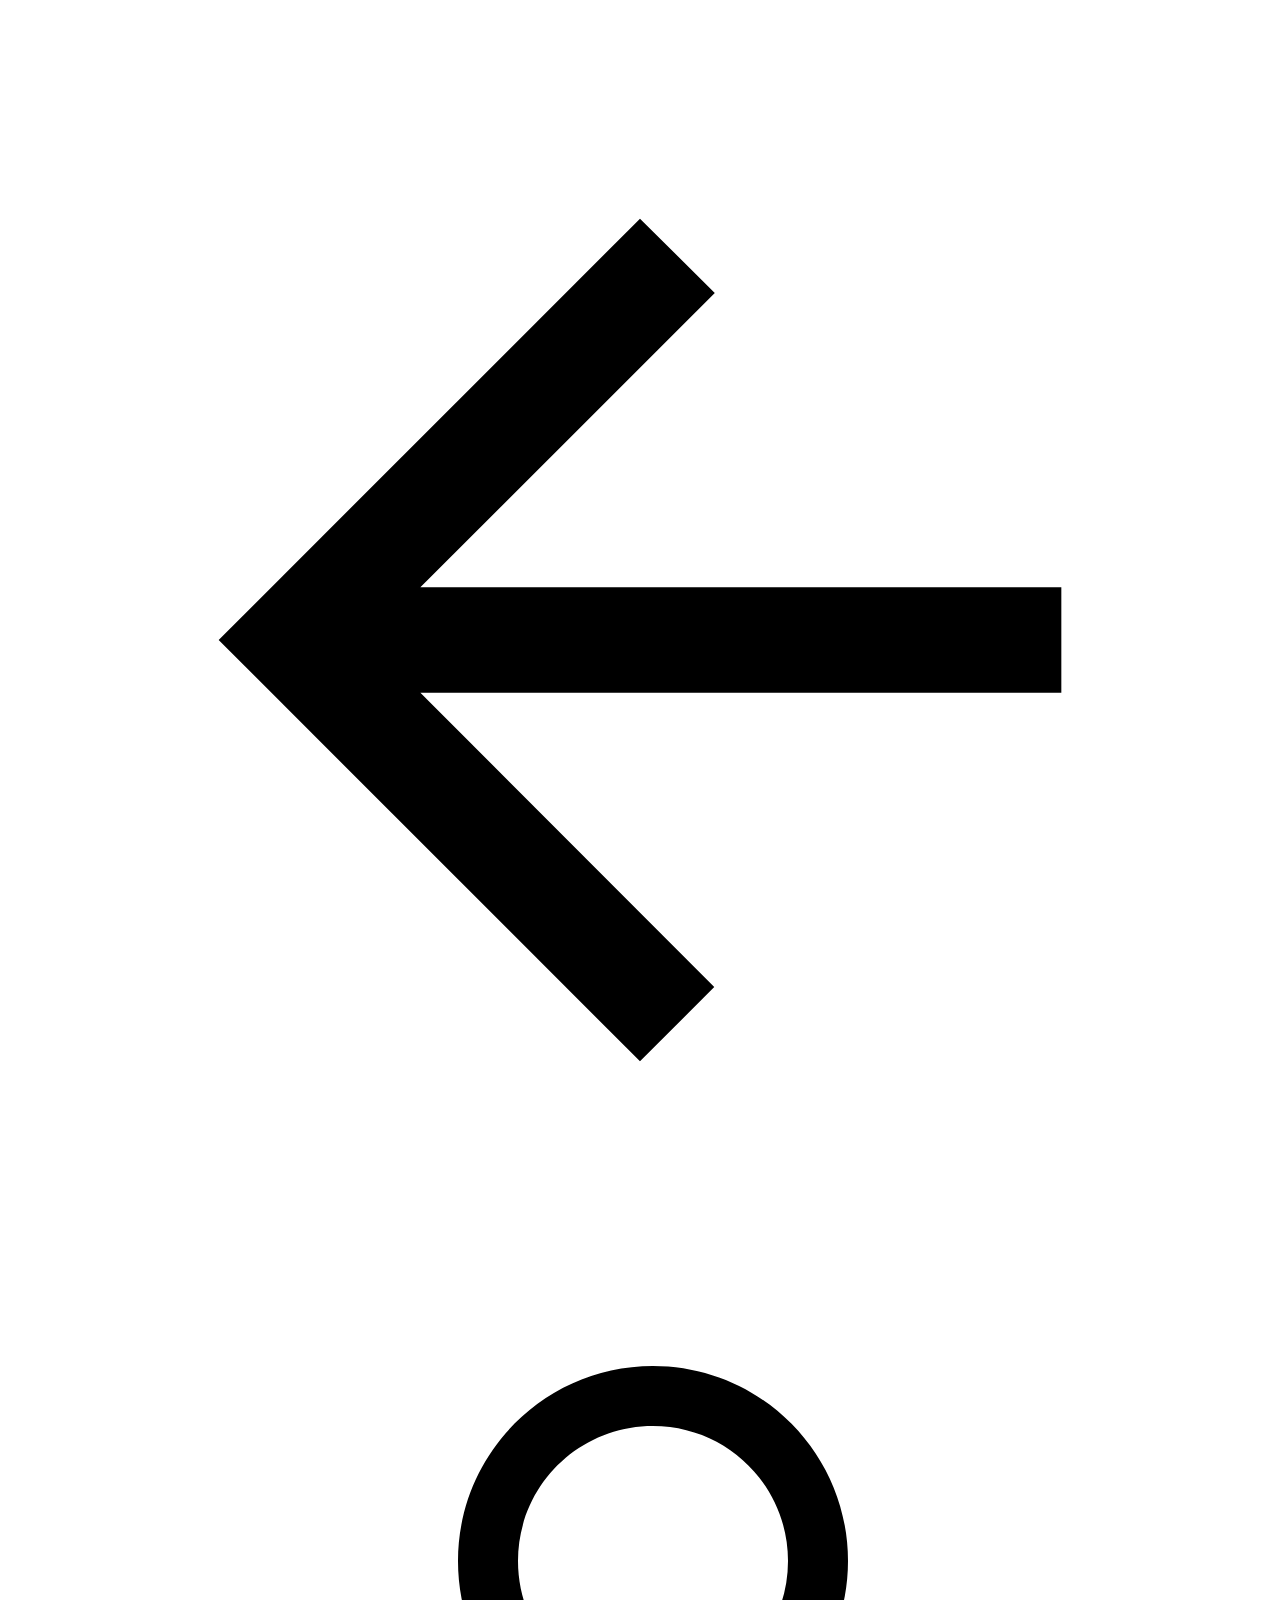
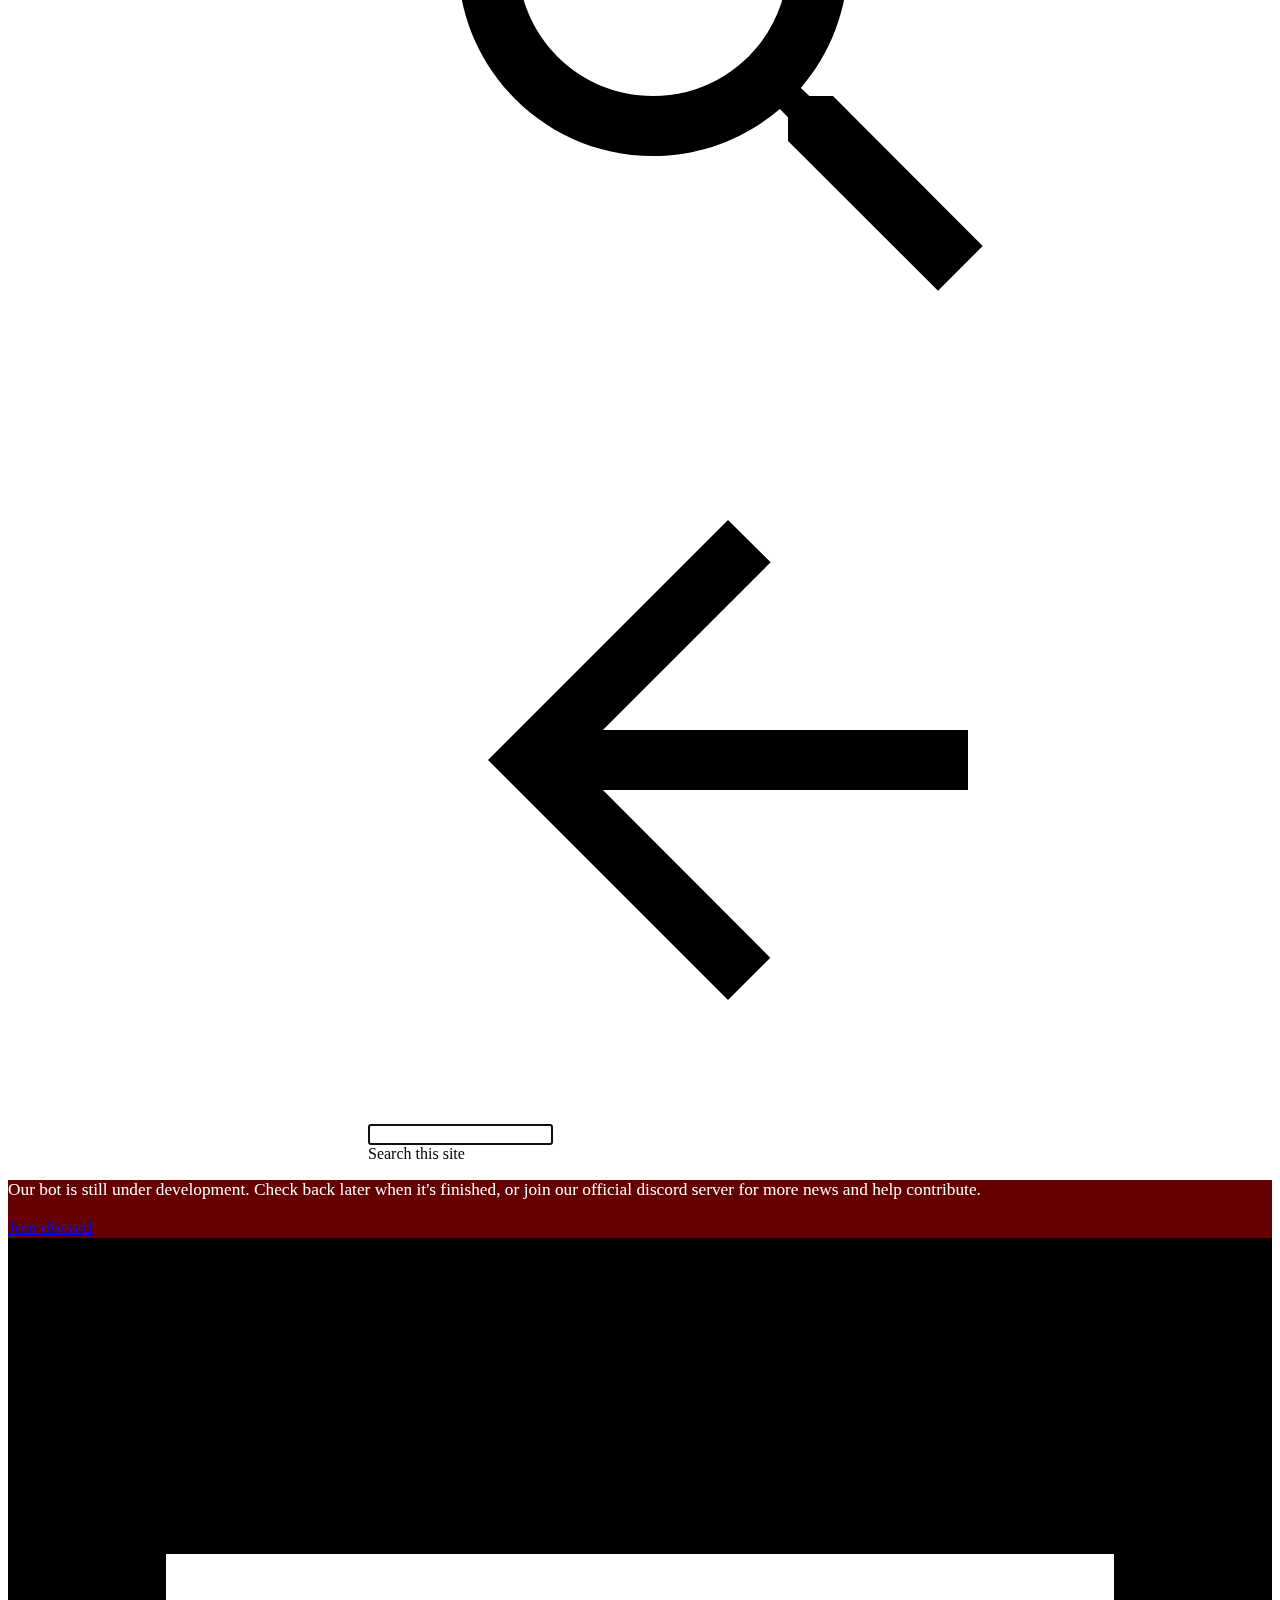
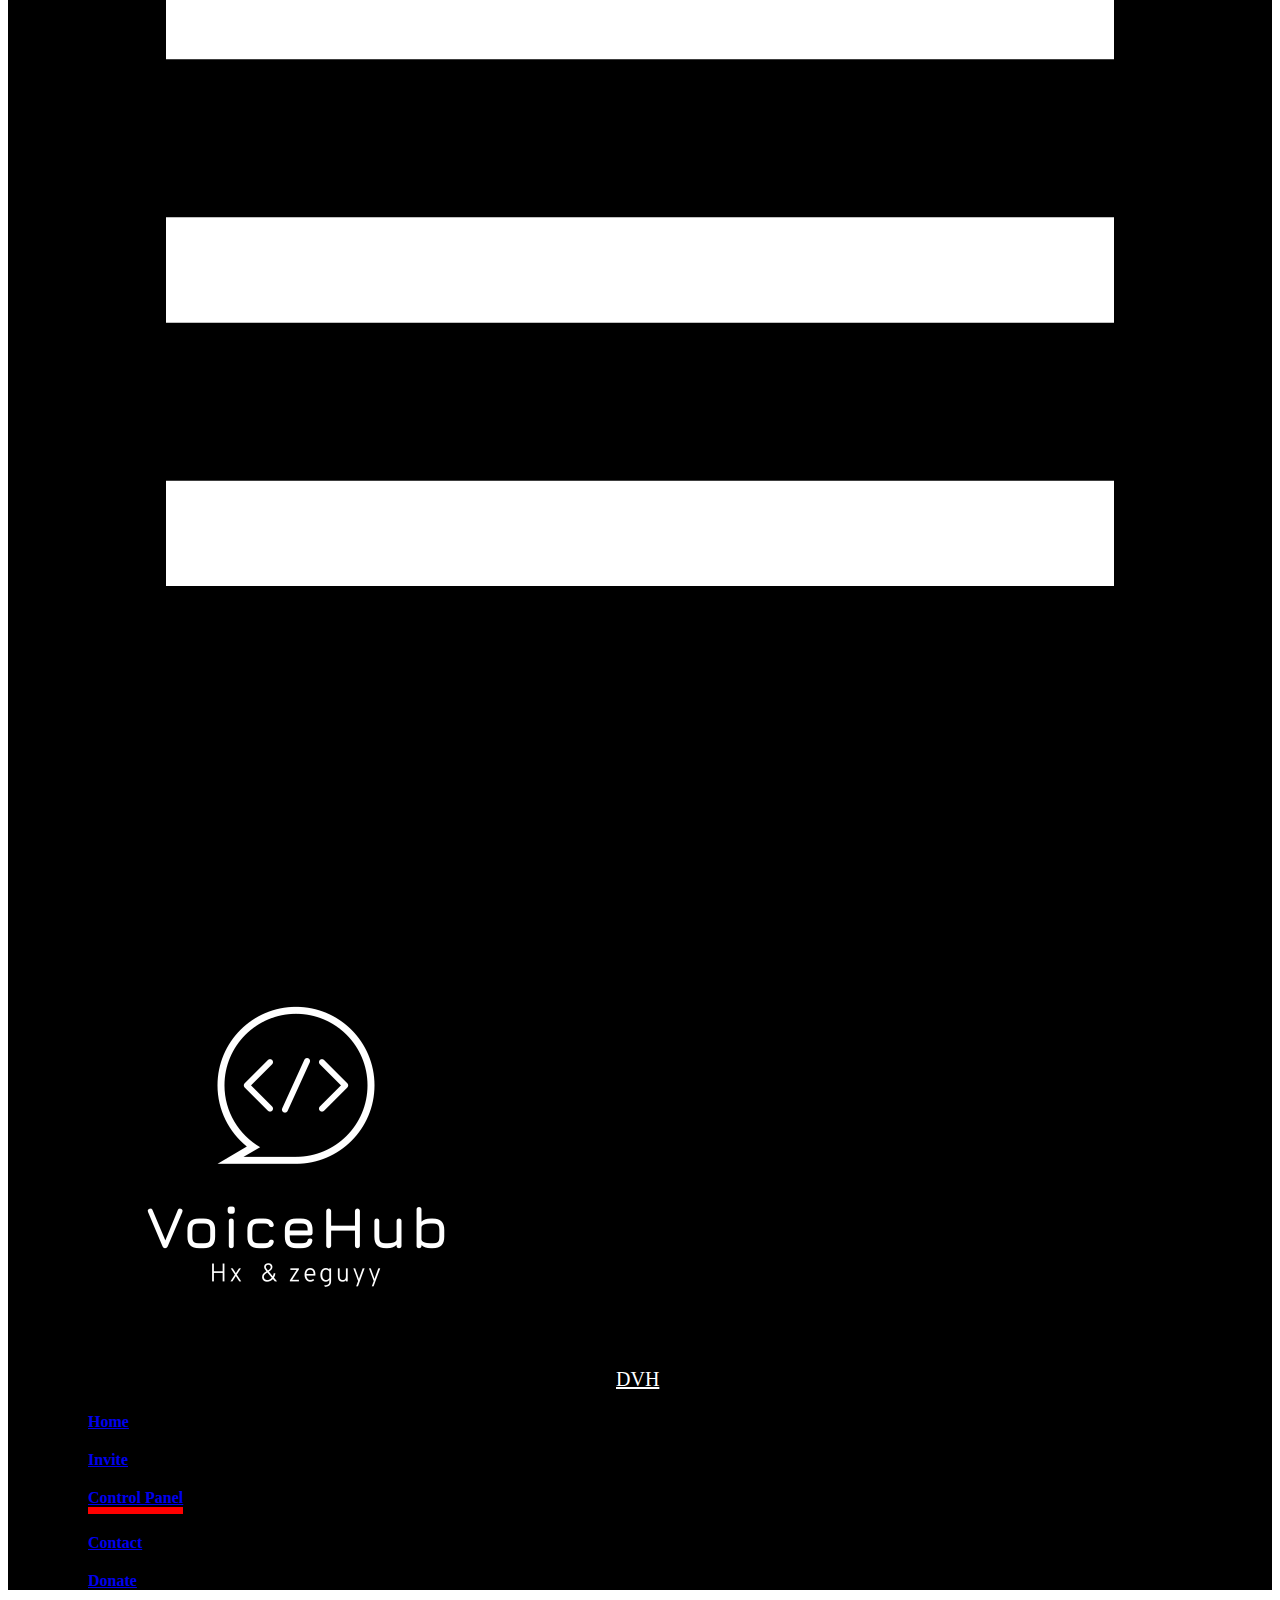
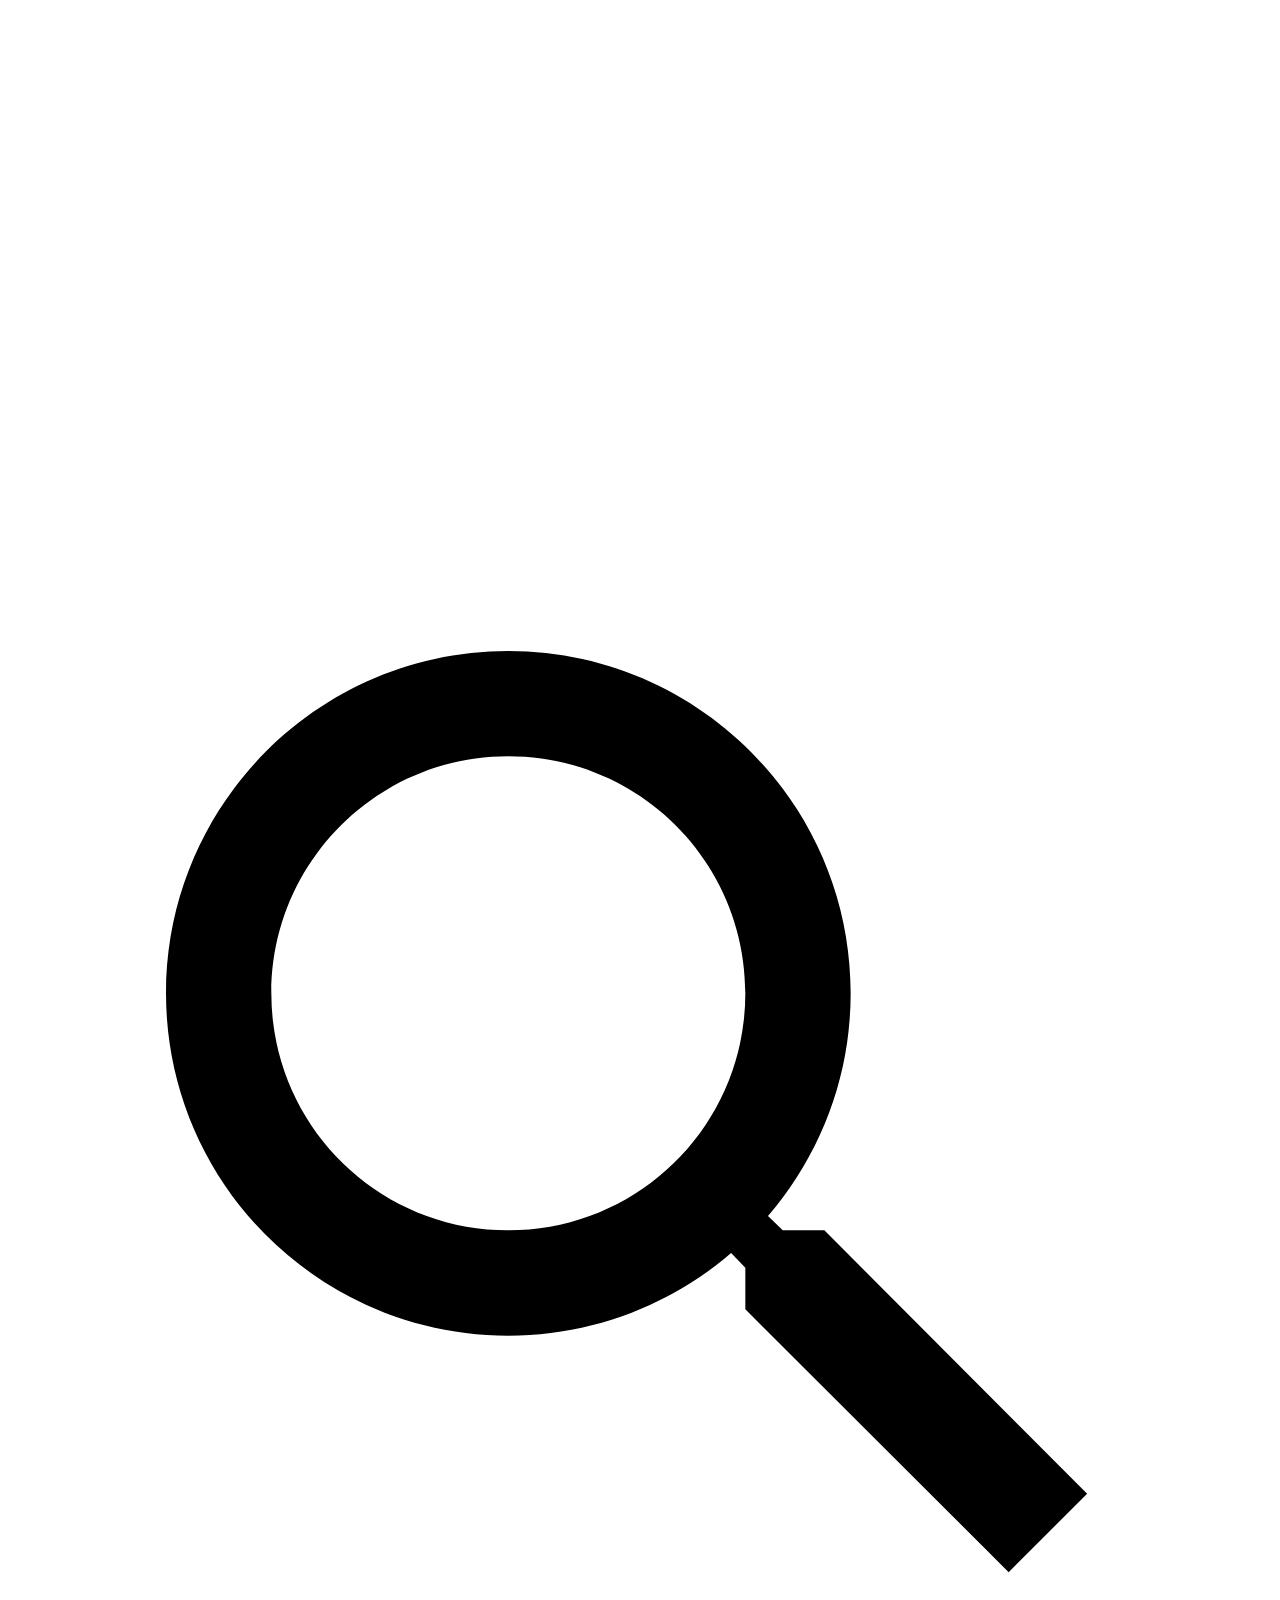
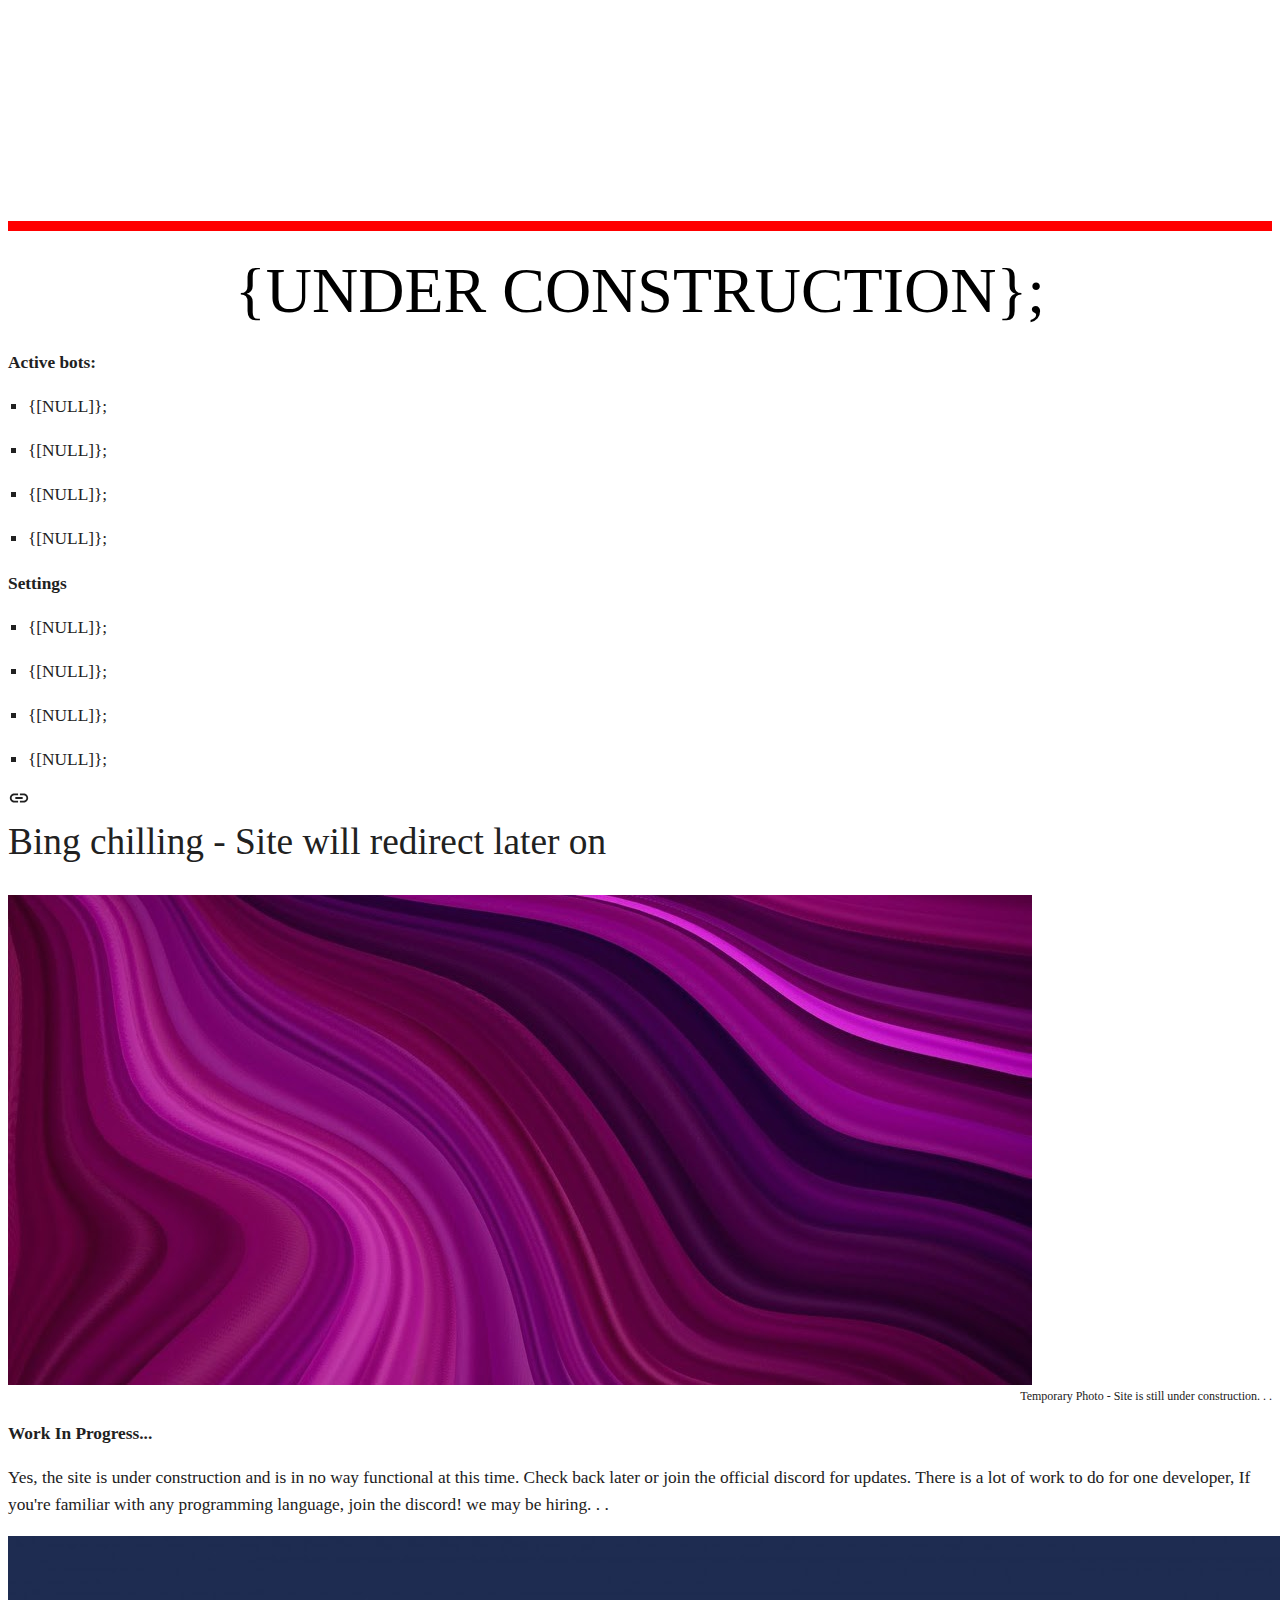
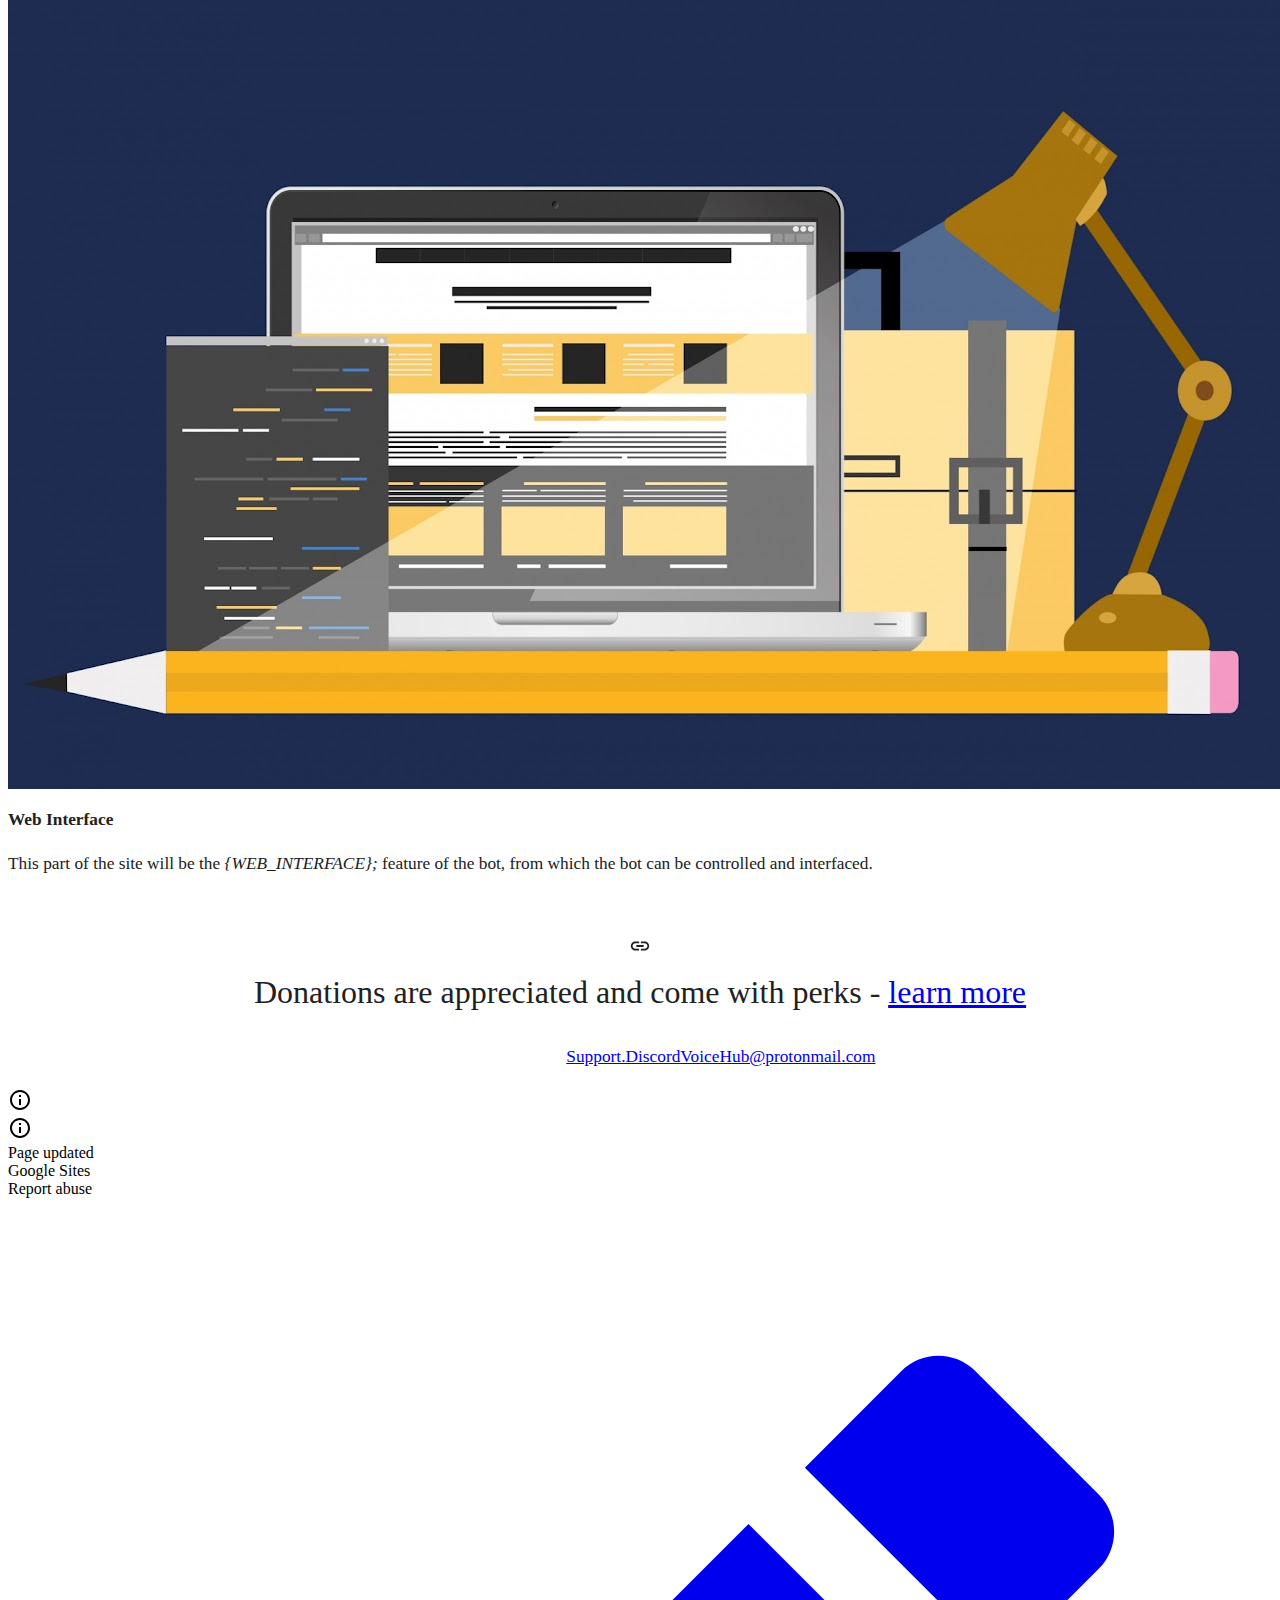
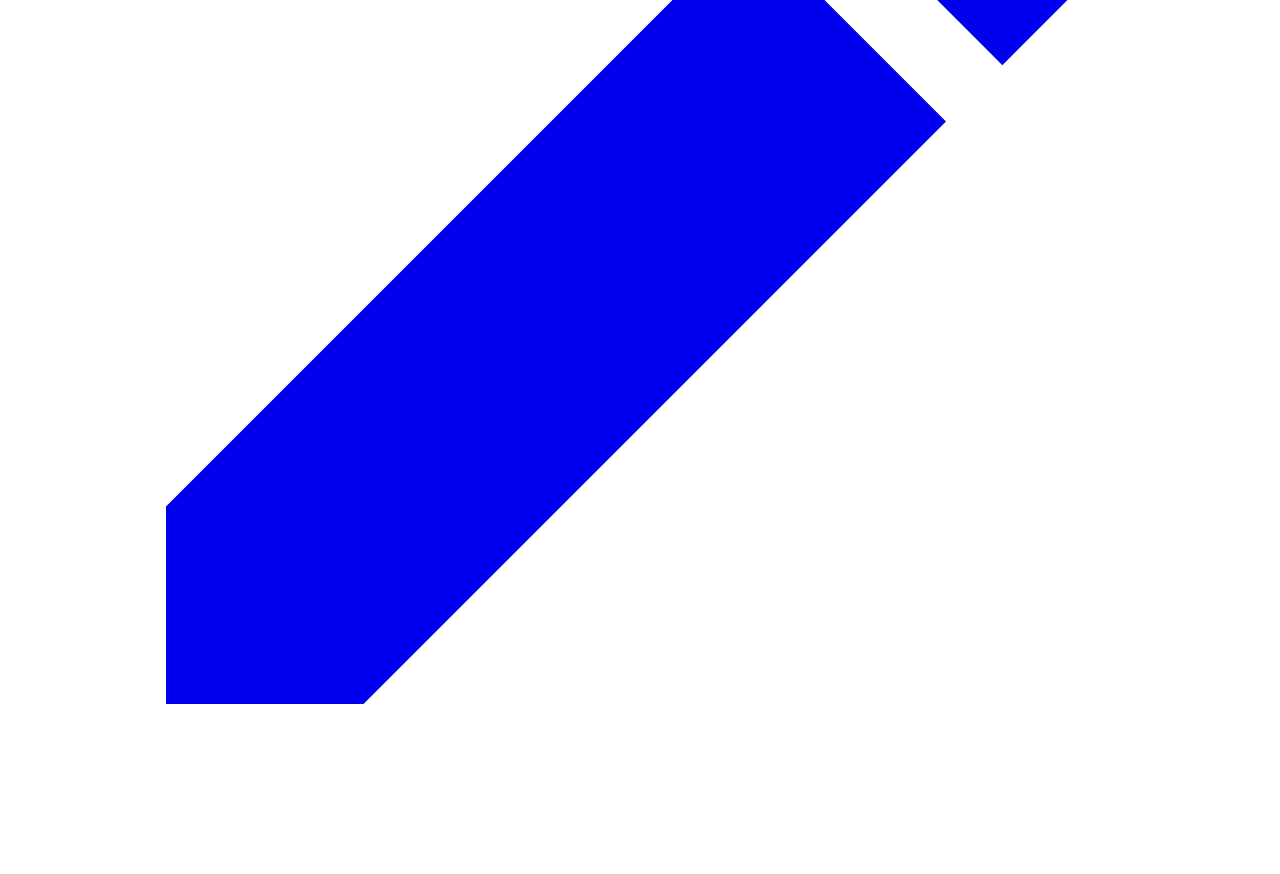
<file: Discord Voice Hub/DVH - Control Panel.html>
<!DOCTYPE html>
<!-- saved from url=(0061)https://sites.google.com/view/discord-voice-hub/control-panel -->
<html lang="en" itemscope="" itemtype="http://schema.org/WebPage"><head><meta http-equiv="Content-Type" content="text/html; charset=UTF-8"><script src="./DVH - Control Panel_files/cb=gapi.loaded_0" nonce="" async=""></script><script nonce="">var DOCS_timing={}; DOCS_timing['sl']=new Date().getTime();</script><script nonce="">function _DumpException(e) {throw e;}</script><script nonce="">_docs_flag_initialData={"atari-emtpr":false,"atari-efpe":false,"docs-sup":"","docs-eea":true,"docs-eldi":false,"docs-ecci":false,"docs-eeii":false,"docs-ipmmp":true,"docs-esi":false,"docs-liap":"/logImpressions","ilcm":{"eui":"AHKXmL1EMsreNHYbNafJX8Vb6Qu-dkPy2wuyTwRWTpB6QnnPeqnrozCrYJng0bxsLN8mk1wIhj0r","je":1,"sstu":1638815154810000,"si":"CMjcnpnmz_QCFZnDzgAdlfIEAg","gsc":null,"ei":[5738529,5739897,5713207,5706836,5734571,5740814,5711993,5735806,5720925,5711808,5741775,5732942,5752694,5747265,14101530,5734954,5750552,5745622,5739802,5737337,5704621,14101306,5720060,5745792,5708870,5703839,5753006,5707711,5754229,5753329,5740908,5706832,14101502,5748029,5738509,5743124,5729664,5714550,5742462,14101534,5747741,14101510,5714628],"crc":0,"cvi":[]},"docs-ccdil":false,"docs-eil":true,"docs-eoi":false,"info_params":{"token":"AHL0AtJrVsTbRTf5YqY8c65w1J4Mr9XKgA:1638815154758"},"atari-jefp":"/_/view/jserror","docs-jern":"view","atari-rhpp":"/_/view"}; _docs_flag_cek= null ; if (window['DOCS_timing']) {DOCS_timing['ifdld']=new Date().getTime();}</script><meta name="viewport" content="width=device-width, initial-scale=1, maximum-scale=1.0, user-scalable=no"><meta http-equiv="X-UA-Compatible" content="IE=edge"><meta name="referrer" content="strict-origin-when-cross-origin"><link rel="icon" href="https://lh4.googleusercontent.com/ZP_jYZPIGenp3IulgQkZv7OhdcufjwfRQ_xd57OARlD7SukPuwymobv82Y4iE7FcngoZq84UM1b1SrermJksdSIaj42q7E47gfetcLTCj2nI3spL"><meta name="robots" content="noindex"><meta property="og:title" content="DVH - Control Panel"><meta property="og:type" content="website"><meta property="og:url" content="https://sites.google.com/view/discord-voice-hub/control-panel"><meta property="og:description" content="
Active bots:
{[NULL]};
{[NULL]};
{[NULL]};
{[NULL]};"><meta itemprop="name" content="DVH - Control Panel"><meta itemprop="description" content="
Active bots:
{[NULL]};
{[NULL]};
{[NULL]};
{[NULL]};"><meta itemprop="url" content="https://sites.google.com/view/discord-voice-hub/control-panel"><meta itemprop="thumbnailUrl" content="https://lh4.googleusercontent.com/fAsTMnntO8DeRTdMmtvhqdvsBjOrh5mUV3YcbKqjaRprh9FL6gj_hR5PhHudg0Yqc1fIMUBkNVkF5Av4EiO6U_s=w16383"><meta itemprop="image" content="https://lh4.googleusercontent.com/fAsTMnntO8DeRTdMmtvhqdvsBjOrh5mUV3YcbKqjaRprh9FL6gj_hR5PhHudg0Yqc1fIMUBkNVkF5Av4EiO6U_s=w16383"><meta itemprop="imageUrl" content="https://lh4.googleusercontent.com/fAsTMnntO8DeRTdMmtvhqdvsBjOrh5mUV3YcbKqjaRprh9FL6gj_hR5PhHudg0Yqc1fIMUBkNVkF5Av4EiO6U_s=w16383"><meta property="og:image" content="https://lh4.googleusercontent.com/fAsTMnntO8DeRTdMmtvhqdvsBjOrh5mUV3YcbKqjaRprh9FL6gj_hR5PhHudg0Yqc1fIMUBkNVkF5Av4EiO6U_s=w16383"><link href="./DVH - Control Panel_files/css" rel="stylesheet" nonce=""><link href="./DVH - Control Panel_files/css(1)" rel="stylesheet" nonce=""><style nonce="">@media only screen and (max-width: 479px){.puwcIf{font-size: 20.0pt;}}@media only screen and (min-width: 480px) and (max-width: 767px){.puwcIf{font-size: 22.0pt;}}@media only screen and (min-width: 768px) and (max-width: 1279px){.puwcIf{font-size: 24.0pt;}}@media only screen and (min-width: 1280px){.puwcIf{font-size: 24.0pt;}}</style><link rel="stylesheet" href="./DVH - Control Panel_files/rs=AGEqA5mLV7QaXtKjOwXgAxC6XMtPbYqLMQ" nonce=""><title>DVH - Control Panel</title><style jsname="ptDGoc" nonce="">.ImnMyf{background-color: rgba(255,255,255,1); color: rgba(33,33,33,1);}.Vs12Bd{color: rgba(33,33,33,1);}.S5d9Rd{background-color: rgba(255,0,0,1); color: rgba(0,0,0,1);}.O13XJf{height: 340px;}.O13XJf .IFuOkc{background-image: url(https://ssl.gstatic.com/atari/images/level-header.png); background-color: rgba(255,0,0,1); background-position-y: center;}.O13XJf .IFuOkc:before{background-color: rgba(33,33,33,1); opacity: 0.5; display: block;}.O13XJf .zfr3Q{color: rgba(255,255,255,1);}.O13XJf .qnVSj{color: rgba(255,255,255,1);}.O13XJf .Glwbz{color: rgba(255,255,255,1);}.O13XJf .qLrapd{color: rgba(255,255,255,1);}.O13XJf .aHM7ed{color: rgba(255,255,255,1);}.O13XJf .NHD4Gf{color: rgba(255,255,255,1);}.O13XJf .QmpIrf{background-color: rgba(255,255,255,1); border-color: rgba(255,255,255,1); color: rgba(0,0,0,1); font-family: Roboto; font-size: 13pt; line-height: 22px;}@media only screen and (max-width: 479px){.O13XJf .QmpIrf{font-size: 13pt;}}@media only screen and (min-width: 480px) and (max-width: 767px){.O13XJf .QmpIrf{font-size: 13pt;}}@media only screen and (max-width: 479px){.O13XJf{height: 250px;}}.SBrW1{height: 430px; padding-bottom: 120px; padding-top: 120px;}.Wew9ke{fill: rgba(255,255,255,1);}.fOU46b .YSH9J{color: rgba(255,255,255,1);}.fOU46b .KJll8d{background-color: rgba(255,255,255,1);}.fOU46b .Mz8gvb{color: rgba(255,255,255,1);}.fOU46b .G8QRnc .Mz8gvb{color: rgba(33,33,33,1);}.fOU46b .G8QRnc .YSH9J{color: rgba(33,33,33,1);}.fOU46b .G8QRnc .KJll8d{background-color: rgba(33,33,33,1);}.fOU46b .usN8rf .YSH9J{color: rgba(33,33,33,1);}.fOU46b .usN8rf .KJll8d{background-color: rgba(33,33,33,1);}.fOU46b .usN8rf .Mz8gvb{color: rgba(33,33,33,1);}.fOU46b .aCIEDd .YSH9J{color: rgba(33,33,33,1);}.fOU46b .aCIEDd .KJll8d{background-color: rgba(33,33,33,1);}.fOU46b .aCIEDd .Mz8gvb{color: rgba(33,33,33,1);}.fOU46b .a3ETed .YSH9J{color: rgba(0,0,0,1);}.fOU46b .a3ETed .KJll8d{background-color: rgba(0,0,0,1);}.fOU46b .a3ETed .M9vuGd{border-bottom-color: rgba(211,211,211,1);}.fOU46b .a3ETed .Mz8gvb{color: rgba(0,0,0,1);}.fOU46b .zDUgLc{opacity: 0;}.fOU46b .LBrwzc .zDUgLc{opacity: 1; border-bottom-style: none;}.fOU46b .GBy4H .zDUgLc{opacity: 1;}@media only screen and (min-width: 1280px){.XeSM4.b2Iqye.fOU46b .LBrwzc .iWs3gf{color: rgba(255,255,255,1);}}@media only screen and (min-width: 1280px){.KuNac.b2Iqye.fOU46b .GBy4H .iWs3gf{color: rgba(33,33,33,1);}}@media only screen and (min-width: 1280px){.KuNac.G9Qloe.fOU46b .GBy4H .iWs3gf{color: rgba(255,255,255,1);}}@media only screen and (min-width: 1280px){.XeSM4.G9Qloe.fOU46b .LBrwzc .iWs3gf{color: rgba(33,33,33,1);}}.LBrwzc .YSH9J{color: rgba(33,33,33,1);}.LBrwzc .oNsfjf{color: rgba(33,33,33,1);}.LBrwzc .KJll8d{background-color: rgba(33,33,33,1);}.LBrwzc .YTv4We.chg4Jd:focus:before{border-color: rgba(33,33,33,1); display: block;}.LBrwzc .Mz8gvb{color: rgba(33,33,33,1);}.LBrwzc .wgxiMe{background-color: rgba(255,255,255,1);}.LBrwzc .zDUgLc{border-bottom-color: rgba(204,204,204,1); border-bottom-width: 1px; border-bottom-style: solid;}.GBy4H .wgxiMe{background-color: rgba(0,0,0,1);}.JzO0Vc{background-color: rgba(79,71,78,1);}.M63kCb{background-color: rgba(241,228,228,1);}.zfr3Q{font-family: Roboto; color: rgba(33,33,33,1); font-size: 13pt; line-height: 1.55; margin-top: 14px;}.qnVSj{color: rgba(33,33,33,1);}.Glwbz{color: rgba(33,33,33,1);}.qLrapd{color: rgba(33,33,33,1);}.aHM7ed{color: rgba(33,33,33,1);}.NHD4Gf{color: rgba(33,33,33,1);}.zfr3Q .OUGEr{color: rgba(33,33,33,1);}.dhtgD{text-decoration: none; border-bottom-style: solid; border-bottom-width: 1px; font-weight: 700;}.dhtgD:hover{border-bottom-color: rgba(255,0,0,1); border-bottom-style: solid; border-bottom-width: 1px;}.lQAHbd .dhtgD:visited{border-bottom-color: rgba(241,228,228,1);}.lQAHbd .dhtgD:hover{border-bottom-color: rgba(33,33,33,1);}.dhtgD:active{border-bottom-color: rgba(255,0,0,1); border-bottom-style: solid; border-bottom-width: 1px;}.dhtgD:visited{border-bottom-color: rgba(255,0,0,1); border-bottom-style: solid; border-bottom-width: 1px;}.duRjpb{font-family: Roboto; font-size: 37pt; line-height: 1.25; font-weight: 100; margin-top: 20px;}.Ap4VC{margin-bottom: -20px;}.JYVBee{font-family: Roboto; font-size: 28pt; line-height: 1.21; font-weight: 100; margin-top: 20px;}.CobnVe{margin-bottom: -20px;}.OmQG5e{font-family: Roboto; font-size: 16pt; line-height: 1.27; margin-top: 18px; font-weight: 300;}.GV3q8e{margin-bottom: -18px;}.TMjjoe{font-family: Roboto; font-size: 9pt; line-height: 1.2; margin-top: 0px;}.Zjiec{font-family: Roboto; font-weight: 300; font-size: 15pt; line-height: 1.4; margin-top: 48px; margin-left: 48px; margin-bottom: 62px; margin-right: 32px;}.XMyrgf{margin-top: 48px; margin-left: 48px; margin-bottom: 0px; margin-right: 32px;}.PsKE7e{font-family: Roboto; font-weight: 700; font-size: 12pt; padding-left: 10px; padding-right: 10px;}.lhZOrc{font-weight: 700;}.lhZOrc .hDrhEe{border-bottom-width: 7px; border-bottom-color: rgba(255,0,0,1); border-bottom-style: solid;}.TlfmSc{font-family: Roboto; font-weight: 300; font-size: 15pt; line-height: 1.4;}.zDUgLc{background-color: rgba(79,71,78,1); opacity: 1;}.baZpAe{background-color: rgba(255,255,255,1);}.N0neUc{background-color: rgba(255,255,255,0);}.ySLm4c{background-color: rgba(255,255,255,0); font-family: Roboto;}.OWlOyc{background-color: rgba(255,255,255,0);}.iwQgFb{background-color: rgba(198,187,187,1); height: 3px; margin-top: 8px;}.CbiMKe{background-color: rgba(255,0,0,1);}.QmpIrf{background-color: rgba(255,0,0,1); border-color: rgba(255,0,0,1); color: rgba(0,0,0,1); font-family: Roboto; font-size: 13pt; line-height: 22px;}.LRAOtb{background-color: rgba(255,255,255,1);}.qeLZfd .zfr3Q{color: rgba(33,33,33,1);}.qeLZfd .zfr3Q .OUGEr{color: rgba(33,33,33,1);}.qeLZfd .qnVSj{color: rgba(33,33,33,1);}.qeLZfd .Glwbz{color: rgba(33,33,33,1);}.qeLZfd .qLrapd{color: rgba(33,33,33,1);}.qeLZfd .aHM7ed{color: rgba(33,33,33,1);}.qeLZfd .NHD4Gf{color: rgba(33,33,33,1);}.qeLZfd .LRAOtb{background-color: transparent;}.qeLZfd .baZpAe{background-color: transparent;}.qeLZfd .iwQgFb{background-color: rgba(198,187,187,1);}.lQAHbd:before{background-color: rgba(255,0,0,1); display: block;}.lQAHbd .zfr3Q{color: rgba(0,0,0,1);}.lQAHbd .zfr3Q .OUGEr{color: rgba(0,0,0,1);}.lQAHbd .qnVSj{color: rgba(0,0,0,1);}.lQAHbd .Glwbz{color: rgba(0,0,0,1);}.lQAHbd .qLrapd{color: rgba(0,0,0,1);}.lQAHbd .aHM7ed{color: rgba(0,0,0,1);}.lQAHbd .NHD4Gf{color: rgba(0,0,0,1);}.lQAHbd .LRAOtb{background-color: transparent;}.lQAHbd .baZpAe{background-color: transparent;}.lQAHbd .iwQgFb{background-color: rgba(255,114,114,1);}.lQAHbd .QmpIrf{background-color: rgba(255,255,255,1); border-color: rgba(255,255,255,1); color: rgba(0,0,0,1); font-family: Roboto; font-size: 13pt; line-height: 22px;}.lQAHbd .CbiMKe{background-color: rgba(255,255,255,1);}@media only screen and (max-width: 479px){.lQAHbd .QmpIrf{font-size: 13pt;}}@media only screen and (min-width: 480px) and (max-width: 767px){.lQAHbd .QmpIrf{font-size: 13pt;}}.LB7kq .IFuOkc{border-bottom-color: rgba(255,0,0,1); border-bottom-width: 10px; border-bottom-style: solid;}.LB7kq .duRjpb{font-size: 63pt; line-height: 1.25; margin-bottom: 19px;}@media only screen and (max-width: 479px){.LB7kq .duRjpb{font-size: 41pt;}}@media only screen and (min-width: 480px) and (max-width: 767px){.LB7kq .duRjpb{font-size: 53pt;}}.gk8rDe .duRjpb{font-size: 48pt;}.LB7kq.gk8rDe .zfr3Q{color: rgba(0,0,0,1);}@media only screen and (max-width: 479px){.gk8rDe .duRjpb{font-size: 32pt;}}@media only screen and (min-width: 480px) and (max-width: 767px){.gk8rDe .duRjpb{font-size: 41pt;}}.LB7kq .baZpAe{background-color: transparent;}.LB7kq .JYVBee{font-size: 28pt; line-height: 1.18;}@media only screen and (max-width: 479px){.LB7kq .JYVBee{font-size: 21pt;}}@media only screen and (min-width: 480px) and (max-width: 767px){.LB7kq .JYVBee{font-size: 25pt;}}.cJgDec .baZpAe{background-color: transparent;}.cJgDec .baZpAe .OUGEr{color: rgba(255,255,255,1);}.cJgDec .baZpAe .LRAOtb{background-color: transparent;}.cJgDec .zfr3Q{color: rgba(255,255,255,1);}.cJgDec .qnVSj{color: rgba(255,255,255,1);}.cJgDec .Glwbz{color: rgba(255,255,255,1);}.cJgDec .qLrapd{color: rgba(255,255,255,1);}.cJgDec .aHM7ed{color: rgba(255,255,255,1);}.cJgDec .NHD4Gf{color: rgba(255,255,255,1);}.cJgDec .IFuOkc:before{background-color: rgba(33,33,33,1); opacity: 0.5; display: block;}.cJgDec .QmpIrf{background-color: rgba(255,255,255,1); border-color: rgba(255,255,255,1); color: rgba(0,0,0,1); font-family: Roboto; font-size: 13pt; line-height: 22px;}@media only screen and (max-width: 479px){.cJgDec .QmpIrf{font-size: 13pt;}}@media only screen and (min-width: 480px) and (max-width: 767px){.cJgDec .QmpIrf{font-size: 13pt;}}.tpmmCb .baZpAe{background-color: transparent;}.tpmmCb .baZpAe .OUGEr{color: rgba(0,0,0,1);}.tpmmCb .baZpAe .LRAOtb{background-color: transparent;}.tpmmCb .zfr3Q{color: rgba(0,0,0,1);}.tpmmCb .qnVSj{color: rgba(0,0,0,1);}.tpmmCb .Glwbz{color: rgba(0,0,0,1);}.tpmmCb .qLrapd{color: rgba(0,0,0,1);}.tpmmCb .aHM7ed{color: rgba(0,0,0,1);}.tpmmCb .NHD4Gf{color: rgba(0,0,0,1);}.tpmmCb .IFuOkc:before{background-color: rgba(255,255,255,1); display: block;}.tpmmCb .Wew9ke{fill: rgba(0,0,0,1);}.tpmmCb .QmpIrf{background-color: rgba(255,255,255,1); border-color: rgba(255,255,255,1); color: rgba(0,0,0,1); font-family: Roboto; font-size: 13pt; line-height: 22px;}@media only screen and (max-width: 479px){.tpmmCb .QmpIrf{font-size: 13pt;}}@media only screen and (min-width: 480px) and (max-width: 767px){.tpmmCb .QmpIrf{font-size: 13pt;}}.gk8rDe{padding-top: 60px;}.gk8rDe .QmpIrf{background-color: rgba(255,0,0,1); border-color: rgba(255,0,0,1); color: rgba(0,0,0,1); font-family: Roboto; font-size: 13pt; line-height: 22px;}@media only screen and (max-width: 479px){.gk8rDe .QmpIrf{font-size: 13pt;}}@media only screen and (min-width: 480px) and (max-width: 767px){.gk8rDe .QmpIrf{font-size: 13pt;}}@media only screen and (max-width: 479px){.gk8rDe{padding-top: 32px; padding-bottom: 32px;}}.YSH9J{color: rgba(255,255,255,1);}.oNsfjf{color: rgba(255,255,255,1);}.wgxiMe{background-color: rgba(79,71,78,1);}.qV4dIc{border-bottom-color: rgba(255,255,255,0); border-bottom-style: solid; border-bottom-width: 8px; padding-top: 14px; padding-bottom: 6px; padding-left: 2px; padding-right: 2px; margin-left: 10px; margin-right: 10px;}.jgXgSe{line-height: 28px;}.u5fiyc{line-height: 28px;}.M9vuGd{border-bottom-color: rgba(255,0,0,1);}.eWDljc{background-color: rgba(79,71,78,1); padding-bottom: 28px;}.IKA38e{padding-left: 36px; margin-top: 20px;}.hDrhEe{font-family: Roboto; margin-left: 12px; margin-right: 12px; padding-left: 0px; display: inline-block; max-width: 90%;}.baH5ib .hDrhEe{margin-left: 4px; padding-left: 0px;}.PsKE7e:hover{opacity: 0.6;}.BFDQOb:hover{opacity: 0.6;}.QcmuFb{padding-left: 20px;}.vDPrib{padding-left: 40px;}.TBDXjd{padding-left: 60px;}.bYeK8e{padding-left: 80px;}.CuqSDe{padding-left: 100px;}.Havqpe{padding-left: 120px;}.JvDrRe{padding-left: 140px;}.o5lrIf{padding-left: 160px;}.yOJW7c{padding-left: 180px;}.rB8cye{padding-left: 200px;}.RuayVd{padding-right: 20px;}.YzcKX{padding-right: 40px;}.reTV0b{padding-right: 60px;}.vSYeUc{padding-right: 80px;}.PxtZIe{padding-right: 100px;}.ahQMed{padding-right: 120px;}.rzhcXb{padding-right: 140px;}.PBhj0b{padding-right: 160px;}.TlN46c{padding-right: 180px;}.GEdNnc{padding-right: 200px;}.xkUom{border-color: rgba(33,33,33,1); color: rgba(33,33,33,1); font-family: Roboto; font-size: 13pt; line-height: 22px;}.xkUom:hover{background-color: rgba(33,33,33,0.1000000015); font-size: 13pt; line-height: 22px;}.KjwKmc{color: rgba(33,33,33,1); font-family: Roboto; font-size: 13pt; line-height: 22px;}.KjwKmc:hover{background-color: rgba(33,33,33,0.1000000015); font-size: 13pt; line-height: 22px;}.lQAHbd .xkUom{border-color: rgba(0,0,0,1); color: rgba(0,0,0,1); font-family: Roboto; font-size: 13pt; line-height: 22px;}.lQAHbd .xkUom:hover{background-color: rgba(255,255,255,0.1000000015);}.lQAHbd .KjwKmc{color: rgba(0,0,0,1); font-family: Roboto; font-size: 13pt; line-height: 22px;}.lQAHbd .KjwKmc:hover{background-color: rgba(255,255,255,0.1000000015);}@media only screen and (max-width: 479px){.lQAHbd .xkUom{font-size: 13pt;}}@media only screen and (min-width: 480px) and (max-width: 767px){.lQAHbd .xkUom{font-size: 13pt;}}@media only screen and (max-width: 479px){.lQAHbd .KjwKmc{font-size: 13pt;}}@media only screen and (min-width: 480px) and (max-width: 767px){.lQAHbd .KjwKmc{font-size: 13pt;}}.cJgDec .xkUom{border-color: rgba(255,255,255,1); color: rgba(255,255,255,1); font-family: Roboto; font-size: 13pt; line-height: 22px;}.cJgDec .xkUom:hover{background-color: rgba(255,255,255,0.1000000015);}.cJgDec .KjwKmc{color: rgba(255,255,255,1); font-family: Roboto; font-size: 13pt; line-height: 22px;}.cJgDec .KjwKmc:hover{background-color: rgba(255,255,255,0.1000000015);}@media only screen and (max-width: 479px){.cJgDec .xkUom{font-size: 13pt;}}@media only screen and (min-width: 480px) and (max-width: 767px){.cJgDec .xkUom{font-size: 13pt;}}@media only screen and (max-width: 479px){.cJgDec .KjwKmc{font-size: 13pt;}}@media only screen and (min-width: 480px) and (max-width: 767px){.cJgDec .KjwKmc{font-size: 13pt;}}.tpmmCb .xkUom{border-color: rgba(0,0,0,1); color: rgba(0,0,0,1); font-family: Roboto; font-size: 13pt; line-height: 22px;}.tpmmCb .xkUom:hover{background-color: rgba(33,33,33,0.1000000015);}.tpmmCb .KjwKmc{color: rgba(0,0,0,1); font-family: Roboto; font-size: 13pt; line-height: 22px;}.tpmmCb .KjwKmc:hover{background-color: rgba(33,33,33,0.1000000015);}@media only screen and (max-width: 479px){.tpmmCb .xkUom{font-size: 13pt;}}@media only screen and (min-width: 480px) and (max-width: 767px){.tpmmCb .xkUom{font-size: 13pt;}}@media only screen and (max-width: 479px){.tpmmCb .KjwKmc{font-size: 13pt;}}@media only screen and (min-width: 480px) and (max-width: 767px){.tpmmCb .KjwKmc{font-size: 13pt;}}.gk8rDe .xkUom{border-color: rgba(33,33,33,1); color: rgba(33,33,33,1); font-family: Roboto; font-size: 13pt; line-height: 22px;}.gk8rDe .xkUom:hover{background-color: rgba(33,33,33,0.1000000015);}.gk8rDe .KjwKmc{color: rgba(33,33,33,1); font-family: Roboto; font-size: 13pt; line-height: 22px;}.gk8rDe .KjwKmc:hover{background-color: rgba(33,33,33,0.1000000015);}@media only screen and (max-width: 479px){.gk8rDe .xkUom{font-size: 13pt;}}@media only screen and (min-width: 480px) and (max-width: 767px){.gk8rDe .xkUom{font-size: 13pt;}}@media only screen and (max-width: 479px){.gk8rDe .KjwKmc{font-size: 13pt;}}@media only screen and (min-width: 480px) and (max-width: 767px){.gk8rDe .KjwKmc{font-size: 13pt;}}.O13XJf .xkUom{border-color: rgba(255,255,255,1); color: rgba(255,255,255,1); font-family: Roboto; font-size: 13pt; line-height: 22px;}.O13XJf .xkUom:hover{background-color: rgba(255,255,255,0.1000000015);}.O13XJf .KjwKmc{color: rgba(255,255,255,1); font-family: Roboto; font-size: 13pt; line-height: 22px;}.O13XJf .KjwKmc:hover{background-color: rgba(255,255,255,0.1000000015);}@media only screen and (max-width: 479px){.O13XJf .xkUom{font-size: 13pt;}}@media only screen and (min-width: 480px) and (max-width: 767px){.O13XJf .xkUom{font-size: 13pt;}}@media only screen and (max-width: 479px){.O13XJf .KjwKmc{font-size: 13pt;}}@media only screen and (min-width: 480px) and (max-width: 767px){.O13XJf .KjwKmc{font-size: 13pt;}}.Y4CpGd{font-family: Roboto; font-size: 13pt;}.CMArNe{background-color: rgba(241,228,228,1);}@media only screen and (max-width: 479px){.duRjpb{font-size: 26pt;}}@media only screen and (min-width: 480px) and (max-width: 767px){.duRjpb{font-size: 32pt;}}@media only screen and (max-width: 479px){.JYVBee{font-size: 21pt;}}@media only screen and (min-width: 480px) and (max-width: 767px){.JYVBee{font-size: 25pt;}}@media only screen and (max-width: 479px){.OmQG5e{font-size: 15pt;}}@media only screen and (min-width: 480px) and (max-width: 767px){.OmQG5e{font-size: 15pt;}}@media only screen and (max-width: 479px){.TMjjoe{font-size: 9pt;}}@media only screen and (min-width: 480px) and (max-width: 767px){.TMjjoe{font-size: 9pt;}}@media only screen and (max-width: 479px){.Zjiec{font-size: 14pt;}}@media only screen and (min-width: 480px) and (max-width: 767px){.Zjiec{font-size: 15pt;}}@media only screen and (max-width: 479px){.PsKE7e{font-size: 12pt;}}@media only screen and (min-width: 480px) and (max-width: 767px){.PsKE7e{font-size: 12pt;}}@media only screen and (max-width: 479px){.TlfmSc{font-size: 14pt;}}@media only screen and (min-width: 480px) and (max-width: 767px){.TlfmSc{font-size: 15pt;}}@media only screen and (max-width: 479px){.QmpIrf{font-size: 13pt;}}@media only screen and (min-width: 480px) and (max-width: 767px){.QmpIrf{font-size: 13pt;}}@media only screen and (max-width: 479px){.xkUom{font-size: 13pt;}}@media only screen and (min-width: 480px) and (max-width: 767px){.xkUom{font-size: 13pt;}}@media only screen and (max-width: 479px){.xkUom:hover{font-size: 13pt;}}@media only screen and (min-width: 480px) and (max-width: 767px){.xkUom:hover{font-size: 13pt;}}@media only screen and (max-width: 479px){.KjwKmc{font-size: 13pt;}}@media only screen and (min-width: 480px) and (max-width: 767px){.KjwKmc{font-size: 13pt;}}@media only screen and (max-width: 479px){.KjwKmc:hover{font-size: 13pt;}}@media only screen and (min-width: 480px) and (max-width: 767px){.KjwKmc:hover{font-size: 13pt;}}section[id="h.3d4102189198f89f_151"] .IFuOkc:before{opacity: 0.0;}</style><script nonce="">_at_config = [null,"AIzaSyChg3MFqzdi1P5J-YvEyakkSA1yU7HRcDI","897606708560-a63d8ia0t9dhtpdt4i3djab2m42see7o.apps.googleusercontent.com",null,null,"v2",null,null,null,null,null,null,null,"https://content.googleapis.com","SITES_%s",null,null,null,null,null,null,null,null,null,["AHKXmL1EMsreNHYbNafJX8Vb6Qu-dkPy2wuyTwRWTpB6QnnPeqnrozCrYJng0bxsLN8mk1wIhj0r",1,"CMjcnpnmz_QCFZnDzgAdlfIEAg",1638815154810000,[5703839,5704621,5706832,5706836,5707711,5708870,5711808,5711993,5713207,5714550,5714628,5720060,5720925,5729664,5732942,5734571,5734954,5735806,5737337,5738509,5738529,5739802,5739897,5740814,5740908,5741775,5742462,5743124,5745622,5745792,5747265,5747741,5748029,5750552,5752694,5753006,5753329,5754229,14101306,14101502,14101510,14101530,14101534]],"AHL0AtJrVsTbRTf5YqY8c65w1J4Mr9XKgA:1638815154758",null,null,null,0,null,null,null,null,null,null,null,null,null,"https://drive.google.com",null,null,null,null,null,null,1,1,null,0,1,null,null,null,null,null,null,null,null,null,null,null,null,null,null,null,null,null,null,null,null,null,null,null,null,null,null,null,null,null,null,null,null,null,null,null,null,null,null,null,null,null,null,null,null,null,null,"v2internal","https://docs.google.com",null,null,null,null,null,null,"https://sites.google.com/new/?authuser\u003d0",null,null,null,null,null,0,null,null,null,null,null,null,null,null,null,null,null,null,null,null,null,null,null,null,null,null,null,1,"",null,null,null,null,null,null,null,null,null,null,null,null,6,null,null,"https://accounts.google.com/o/oauth2/auth","https://accounts.google.com/o/oauth2/postmessageRelay",null,null,null,null,78,"https://sites.google.com/new/?authuser\u003d0\u0026usp\u003dviewer_footer\u0026authuser\u003d0",null,null,null,null,null,null,null,null,null,null,null,null,null,null,null,null,[],null,null,null,null,null,null,null,null,null,null,null,null,null,null,null,null,null,null,null,null,null,null,null,null,null,null,null,null,null,null,null,null,null,null,null,null,"https://www.gstatic.com/atari/embeds/7925c5f8e01bacb9b4b0a3783ae0b867/intermediate-frame-minified.html",0,null,"v2beta",null,null,null,null,null,null,4,"https://accounts.google.com/o/oauth2/iframe",null,null,null,null,null,null,"https://1652397439-atari-embeds.googleusercontent.com/embeds/16cb204cf3a9d4d223a0a3fd8b0eec5d/inner-frame-minified.html",null,null,null,null,null,null,null,null,null,null,null,null,null,null,null,null,null,null,null,null,null,null,null,null,null,null,null,null,null,null,null,null,null,null,null,null,null,null,null,null,null,null,null,null,null,null,null,null,null,null,null,null,null,null,null,null,null,null,null,null,null,null,null,null,null,null,0,null,null,null,null,null,null,null,null,null,null,null,null,null,null,null,null,null,null,null,"https://sites.google.com/view/discord-voice-hub/control-panel",null,null,null,null,null,null,null,null,null,null,null,null,null,null,null,null,null,null,null,null,null,null,null,null,null,null,null,null,null,null,null,null,null,null,0,null,null,null,null,null,null,0,null,"",null,null,null,null,null,null,null,null,null,null,null,null,null,null,null,null,null,null,null,null,null,null,0,null,null,null,null,null,null,null,null,null,null,null,null,null,1,null,1,null,null,[1638815154820,"atari_2021.46-Tue-0500_RC03","413951845","0",0,1],null,null,null,null,1,null,null,0,null,0,0,null,null,null,null,0,20,500,"https://domains.google.com",null,0,null,null,null,null,null,0,null,null,0,null,null,0,0,null,0,0,0,0,0]; window.globals = {"enableAnalytics":true,"webPropertyId":"","showDebug":false,"hashedSiteId":"c2d94f261a9e460afba4970be2c4e6601687c37d0a119026272beca33baddb68","normalizedPath":"view/discord-voice-hub/control-panel","pageTitle":"Control Panel"}; function gapiLoaded() {if (globals.gapiLoaded == undefined) {globals.gapiLoaded = true;} else {globals.gapiLoaded();}}window.messages = []; window.addEventListener && window.addEventListener('message', function(e) {if (window.messages && e.data && e.data.magic == 'SHIC') {window.messages.push(e);}});</script><script src="./DVH - Control Panel_files/client.js" nonce="" gapi_processed="true"></script><script nonce="">(function(){/*

 Copyright The Closure Library Authors.
 SPDX-License-Identifier: Apache-2.0
*/
/*

 Copyright 2011 Google LLC.
 SPDX-License-Identifier: Apache-2.0
*/
/*

 Copyright 2013 Google LLC.
 SPDX-License-Identifier: Apache-2.0
*/
/*

 Copyright 2020 Google LLC.
 SPDX-License-Identifier: Apache-2.0
*/
var a=(this||self)._jsa||{};a._cfc=void 0;a._aeh=void 0;/*

 Copyright 2005 Google LLC.
 SPDX-License-Identifier: Apache-2.0
*/
}).call(this);
</script><script nonce="">const imageUrl =  null ;
      function bgImgLoaded() {
        if (!globals.headerBgImgLoaded) {
          globals.headerBgImgLoaded = new Date().getTime();
        } else {
          globals.headerBgImgLoaded();
        }
      }
      if (imageUrl) {
        const img = new Image();
        img.src = imageUrl;
        img.onload = bgImgLoaded;
        globals.headerBgImgExists = true;
      } else {
        globals.headerBgImgExists = false;
      }
      </script></head><body dir="ltr" itemscope="" itemtype="http://schema.org/WebPage" id="yDmH0d" css="yDmH0d" jsaction="GvneHb:.CLIENT;c7OXCd:.CLIENT;xO31ue:.CLIENT" class="EIlDfe" data-new-gr-c-s-check-loaded="14.1041.0" data-gr-ext-installed=""><div jscontroller="pc62j" jsmodel="iTeaXe" jsaction="rcuQ6b:WYd;GvneHb:og1FDd;vbaUQc:uAM5ec;YBArc:dj7Cne;"><div jscontroller="X4BaPc" jsaction="rcuQ6b:WYd;o6xM5b:Pg9eo;HuL2Hd:mHeCvf;VMhF5:FFYy5e;sk3Qmb:HI1Mdd;"><div jscontroller="o1L5Wb" data-sitename="discord-voice-hub" data-universe="1" jsmodel="fNFZH" jsaction="Pe9H6d:cZFEp;WMZaJ:VsGN3;hJluRd:UADL7b;zuqEgd:HI9w0;tr6QDd:Y8aXB;MxH79b:xDkBfb;JIbuQc:SPXMTb(uxAMZ);" jsname="G0jgYd"><div jsname="gYwusb" class="p9b27"></div><div jscontroller="RrXLpc" jsname="XeeWQc" role="banner" jsaction="keydown:uiKYid(OH0EC);rcuQ6b:WYd;zuqEgd:ufqpf;JIbuQc:XfTnxb(lfEfFf),AlTiYc(GeGHKb),AlTiYc(m1xNUe),zZlNMe(pZn8Oc);YqO5N:ELcyfe;"><div jsname="bF1uUb" class="BuY5Fd" jsaction="click:xVuwSc;"></div><div jsname="MVsrn" class="TbNlJb "><div role="button" class="U26fgb mUbCce fKz7Od h3nfre M9Bg4d" jscontroller="VXdfxd" jsaction="click:cOuCgd; mousedown:UX7yZ; mouseup:lbsD7e; mouseenter:tfO1Yc; mouseleave:JywGue; focus:AHmuwe; blur:O22p3e; contextmenu:mg9Pef;touchstart:p6p2H; touchmove:FwuNnf; touchend:yfqBxc(preventMouseEvents=true|preventDefault=true); touchcancel:JMtRjd;" jsshadow="" jsname="GeGHKb" aria-label="Back to site" aria-disabled="false" tabindex="0" data-tooltip="Back to site" data-tooltip-vertical-offset="-12" data-tooltip-horizontal-offset="0"><div class="VTBa7b MbhUzd" jsname="ksKsZd"></div><span jsslot="" class="xjKiLb"><span class="Ce1Y1c" style="top: -12px"><svg class="V4YR2c" viewBox="0 0 24 24" focusable="false"><path d="M0 0h24v24H0z" fill="none"></path><path d="M20 11H7.83l5.59-5.59L12 4l-8 8 8 8 1.41-1.41L7.83 13H20v-2z"></path></svg></span></span></div><div class="E2UJ5" jsname="M6JdT" style="margin-left: 360px; width: 720px;"><div class="rFrNMe b7AJhc zKHdkd" jscontroller="pxq3x" jsaction="clickonly:KjsqPd; focus:Jt1EX; blur:fpfTEe; input:Lg5SV" jsshadow="" jsname="OH0EC" aria-expanded="true"><div class="aCsJod oJeWuf"><div class="aXBtI I0VJ4d Wic03c"><span jsslot="" class="A37UZe qgcB3c iHd5yb"><div role="button" class="U26fgb mUbCce fKz7Od i3PoXe M9Bg4d" jscontroller="VXdfxd" jsaction="click:cOuCgd; mousedown:UX7yZ; mouseup:lbsD7e; mouseenter:tfO1Yc; mouseleave:JywGue; focus:AHmuwe; blur:O22p3e; contextmenu:mg9Pef;touchstart:p6p2H; touchmove:FwuNnf; touchend:yfqBxc(preventMouseEvents=true|preventDefault=true); touchcancel:JMtRjd;" jsshadow="" jsname="lfEfFf" aria-label="Search" aria-disabled="false" tabindex="0" data-tooltip="Search" data-tooltip-vertical-offset="-12" data-tooltip-horizontal-offset="0"><div class="VTBa7b MbhUzd" jsname="ksKsZd"></div><span jsslot="" class="xjKiLb"><span class="Ce1Y1c" style="top: -12px"><svg class="vu8Pwe" viewBox="0 0 24 24" focusable="false"><path d="M15.5 14h-.79l-.28-.27C15.41 12.59 16 11.11 16 9.5 16 5.91 13.09 3 9.5 3S3 5.91 3 9.5 5.91 16 9.5 16c1.61 0 3.09-.59 4.23-1.57l.27.28v.79l5 4.99L20.49 19l-4.99-5zm-6 0C7.01 14 5 11.99 5 9.5S7.01 5 9.5 5 14 7.01 14 9.5 11.99 14 9.5 14z"></path><path d="M0 0h24v24H0z" fill="none"></path></svg></span></span></div><div class="EmVfjc SKShhf" data-loadingmessage="Loading…" jscontroller="qAKInc" jsaction="animationend:kWijWc;dyRcpb:dyRcpb" jsname="aZ2wEe"><div class="Cg7hO" aria-live="assertive" jsname="vyyg5"></div><div jsname="Hxlbvc" class="xu46lf"><div class="ir3uv uWlRce co39ub"><div class="xq3j6 ERcjC"><div class="X6jHbb GOJTSe"></div></div><div class="HBnAAc"><div class="X6jHbb GOJTSe"></div></div><div class="xq3j6 dj3yTd"><div class="X6jHbb GOJTSe"></div></div></div><div class="ir3uv GFoASc Cn087"><div class="xq3j6 ERcjC"><div class="X6jHbb GOJTSe"></div></div><div class="HBnAAc"><div class="X6jHbb GOJTSe"></div></div><div class="xq3j6 dj3yTd"><div class="X6jHbb GOJTSe"></div></div></div><div class="ir3uv WpeOqd hfsr6b"><div class="xq3j6 ERcjC"><div class="X6jHbb GOJTSe"></div></div><div class="HBnAAc"><div class="X6jHbb GOJTSe"></div></div><div class="xq3j6 dj3yTd"><div class="X6jHbb GOJTSe"></div></div></div><div class="ir3uv rHV3jf EjXFBf"><div class="xq3j6 ERcjC"><div class="X6jHbb GOJTSe"></div></div><div class="HBnAAc"><div class="X6jHbb GOJTSe"></div></div><div class="xq3j6 dj3yTd"><div class="X6jHbb GOJTSe"></div></div></div></div></div><div role="button" class="U26fgb mUbCce fKz7Od JyJRXe M9Bg4d" jscontroller="VXdfxd" jsaction="click:cOuCgd; mousedown:UX7yZ; mouseup:lbsD7e; mouseenter:tfO1Yc; mouseleave:JywGue; focus:AHmuwe; blur:O22p3e; contextmenu:mg9Pef;touchstart:p6p2H; touchmove:FwuNnf; touchend:yfqBxc(preventMouseEvents=true|preventDefault=true); touchcancel:JMtRjd;" jsshadow="" jsname="m1xNUe" aria-label="Back to site" aria-disabled="false" tabindex="0" data-tooltip="Back to site" data-tooltip-vertical-offset="-12" data-tooltip-horizontal-offset="0"><div class="VTBa7b MbhUzd" jsname="ksKsZd"></div><span jsslot="" class="xjKiLb"><span class="Ce1Y1c" style="top: -12px"><svg class="V4YR2c" viewBox="0 0 24 24" focusable="false"><path d="M0 0h24v24H0z" fill="none"></path><path d="M20 11H7.83l5.59-5.59L12 4l-8 8 8 8 1.41-1.41L7.83 13H20v-2z"></path></svg></span></span></div></span><div class="Xb9hP"><input type="search" class="whsOnd zHQkBf" jsname="YPqjbf" autocomplete="off" tabindex="0" aria-label="Search this site" value="" autofocus="" role="combobox" data-initial-value=""><div jsname="LwH6nd" class="ndJi5d snByac" aria-hidden="true">Search this site</div></div><span jsslot="" class="A37UZe sxyYjd MQL3Ob"><div role="button" class="U26fgb mUbCce fKz7Od Kk06A M9Bg4d" jscontroller="VXdfxd" jsaction="click:cOuCgd; mousedown:UX7yZ; mouseup:lbsD7e; mouseenter:tfO1Yc; mouseleave:JywGue; focus:AHmuwe; blur:O22p3e; contextmenu:mg9Pef;touchstart:p6p2H; touchmove:FwuNnf; touchend:yfqBxc(preventMouseEvents=true|preventDefault=true); touchcancel:JMtRjd;" jsshadow="" jsname="pZn8Oc" aria-label="Clear search" aria-disabled="false" tabindex="0" data-tooltip="Clear search" data-tooltip-vertical-offset="-12" data-tooltip-horizontal-offset="0" style="display: none;"><div class="VTBa7b MbhUzd" jsname="ksKsZd"></div><span jsslot="" class="xjKiLb"><span class="Ce1Y1c" style="top: -12px"><svg class="fAUEUd" viewBox="0 0 24 24" focusable="false"><path d="M19 6.41L17.59 5 12 10.59 6.41 5 5 6.41 10.59 12 5 17.59 6.41 19 12 13.41 17.59 19 19 17.59 13.41 12z"></path><path d="M0 0h24v24H0z" fill="none"></path></svg></span></span></div></span><div class="i9lrp mIZh1c"></div><div jsname="XmnwAc" class="OabDMe cXrdqd"></div></div></div><div class="LXRPh"><div jsname="ty6ygf" class="ovnfwe Is7Fhb"></div></div></div></div></div></div></div><div jsname="tiN4bf"><div class="M63kCb"></div><div class="fktJzd AKpWA vS6Uxe DdtOdf WZv7J fOU46b Ly6Unf b2Iqye NWW3Jd WwqPKb" jsname="UzWXSb" data-uses-custom-theme="false" jscontroller="Md9ENb" jsaction="gsiSmd:Ffcznf;yj5fUd:cpPetb;HNXL3:q0Vyke;rcuQ6b:WYd;"><header id="atIdViewHeader"><div jscontroller="eFZtfd" jsaction="MxH79b:Xgd9s; click:Ptdedd;"><div jsname="NKtjmd" style="background-color: rgb(102, 0, 0);" class="vB4mjb phf0q QOTFId" role="region" aria-labelledby="i1" tabbable="" tabindex="0"><p style="color: rgb(255, 255, 255);" id="i1" class="Y4CpGd jCzMm">Our bot is still under development. Check back later when it's finished, or join our official discord server for more news and help contribute.</p><div class="vKRmoe"><div role="presentation" class="uArJ5e UQuaGc AeAAkf WWpVfd Y4CpGd" jscontroller="VXdfxd" jsaction="click:cOuCgd; mousedown:UX7yZ; mouseup:lbsD7e; mouseenter:tfO1Yc; mouseleave:JywGue;focus:AHmuwe; blur:O22p3e; contextmenu:mg9Pef;" jsshadow="" title="Join discord" style="color: rgb(255, 255, 255); border-color: rgb(255, 255, 255);"><a class="IrxBzb TpQm9d" href="https://www.google.com/url?q=https%3A%2F%2Fwww.discord.com&amp;sa=D&amp;sntz=1&amp;usg=AFQjCNH-mkJP7YeY7NtAJmDpegq4defVZw"><div class="Fvio9d MbhUzd" jsname="ksKsZd"></div><div class="e19J0b CeoRYc"></div><span jsslot="" class="l4V7wb Fxmcue"><span class="NPEfkd RveJvd snByac">Join discord</span></span></a></div></div></div></div><div class="BbxBP GBy4H" jsname="WA9qLc" jscontroller="RQOkef" jsaction="rcuQ6b:JdcaS;MxH79b:JdcaS;VbOlFf:ywL4Jf;FaOgy:ywL4Jf; keydown:Hq2uPe; wheel:Ut4Ahc;" data-top-navigation="false" data-is-preview="false"><div class="DXsoRd YTv4We Mz8gvb YSH9J" style="background-color:rgb(0, 0, 0);" role="button" tabindex="0" jsaction="click:LUvzV" jsname="z4Tpl" id="s9iPrd" aria-haspopup="true" aria-controls="yuynLe" aria-expanded="false"><svg class="wFCWne o0iVae" viewBox="0 0 24 24" stroke="currentColor" jsname="B1n9ub" focusable="false"><g transform="translate(12,12)"><path class="hlJH0" d="M-9 -5 L9 -5" fill="none" stroke-width="2"></path><path class="HBu6N" d="M-9 0 L9 0" fill="none" stroke-width="2"></path><path class="cLAGQe" d="M-9 5 L9 5" fill="none" stroke-width="2"></path></g></svg></div><nav class="JzO0Vc oecJfe" style="background-color:rgb(0, 0, 0);" jsname="ihoMLd" role="navigation" id="yuynLe" jsaction="transitionend:UD2r5"><a class="XMyrgf" href="https://sites.google.com/view/discord-voice-hub/home"><img src="./DVH - Control Panel_files/619f877b701e9a0fe7f80a7c_transparentwhite.PNG" class="r9CsCb" role="img" aria-label="Hx &amp; zeguy.exe"></a><a class="Zjiec oNsfjf" href="https://sites.google.com/view/discord-voice-hub/home"><span>DVH</span></a><ul class="jYxBte Fpy8Db" role="navigation"><li jsname="ibnC6b" nav-level="1"><div class="PsKE7e r8s4j-R6PoUb IKA38e baH5ib oNsfjf"><div class="I35ICb" jsaction="keydown:mPuKz(QwLHlb); click:vHQTA(QwLHlb);"><a class="aJHbb dk90Ob hDrhEe HlqNPb" jsname="QwLHlb" role="link" tabindex="0" data-navtype="1" href="https://sites.google.com/view/discord-voice-hub/home" data-url="/view/discord-voice-hub/home" data-type="1" data-level="1">Home</a></div></div></li><li jsname="ibnC6b" nav-level="1"><div class="PsKE7e r8s4j-R6PoUb IKA38e baH5ib oNsfjf"><div class="I35ICb" jsaction="keydown:mPuKz(QwLHlb); click:vHQTA(QwLHlb);"><a class="aJHbb dk90Ob hDrhEe HlqNPb" jsname="QwLHlb" role="link" tabindex="0" data-navtype="1" href="https://sites.google.com/view/discord-voice-hub/invite" data-url="/view/discord-voice-hub/invite" data-type="1" data-level="1">Invite</a></div></div></li><li jsname="ibnC6b" nav-level="1"><div class="PsKE7e r8s4j-R6PoUb IKA38e baH5ib oNsfjf lhZOrc" aria-current="true"><div class="I35ICb" jsaction="keydown:mPuKz(QwLHlb); click:vHQTA(QwLHlb);"><a class="aJHbb dk90Ob hDrhEe HlqNPb" jsname="QwLHlb" role="link" tabindex="0" data-navtype="1" aria-selected="true" href="https://sites.google.com/view/discord-voice-hub/control-panel" data-url="/view/discord-voice-hub/control-panel" data-type="1" data-level="1">Control Panel</a></div></div></li><li jsname="ibnC6b" nav-level="1"><div class="PsKE7e r8s4j-R6PoUb IKA38e baH5ib oNsfjf"><div class="I35ICb" jsaction="keydown:mPuKz(QwLHlb); click:vHQTA(QwLHlb);"><a class="aJHbb dk90Ob hDrhEe HlqNPb" jsname="QwLHlb" role="link" tabindex="0" data-navtype="1" href="https://sites.google.com/view/discord-voice-hub/contact" data-url="/view/discord-voice-hub/contact" data-type="1" data-level="1">Contact</a></div></div></li><li jsname="ibnC6b" nav-level="1"><div class="PsKE7e r8s4j-R6PoUb IKA38e baH5ib oNsfjf"><div class="I35ICb" jsaction="keydown:mPuKz(QwLHlb); click:vHQTA(QwLHlb);"><a class="aJHbb dk90Ob hDrhEe HlqNPb" jsname="QwLHlb" role="link" tabindex="0" data-navtype="1" href="https://sites.google.com/view/discord-voice-hub/donate" data-url="/view/discord-voice-hub/donate" data-type="1" data-level="1">Donate</a></div></div></li></ul></nav><div class="VLoccc QDWEj" style="background-color: rgb(0, 0, 0); opacity: 0;" jsname="rtFGi" aria-hidden="false"><div class="Pvc6xe"><div jsname="I8J07e" class="TlfmSc YSH9J"><a class="GAuSPc" jsname="jIujaf" href="https://sites.google.com/view/discord-voice-hub/home" aria-hidden="true" tabindex="-1"><img src="./DVH - Control Panel_files/619f877b701e9a0fe7f80a7c_transparentwhite.PNG" class="lzy1Td" role="img" aria-label="Hx &amp; zeguy.exe" jsname="SwcDWb"><span class="QTKDff p46B7e">DVH</span></a></div></div><div jsname="mADGA" class="zDUgLc" style="background-color:rgb(0, 0, 0);"></div></div><div class="TxnWlb" jsname="BDdyze" jsaction="click:LUvzV"></div><div jscontroller="gK4msf" class="RBEWZc fgIOnf" jsname="h04Zod" jsaction="rcuQ6b:WYd;JIbuQc:AT95Ub;VbOlFf:HgE5D;FaOgy:HgE5D;MxH79b:JdcaS;" data-side-navigation="true"><div role="button" class="U26fgb mUbCce fKz7Od Wdnjke M9Bg4d" jscontroller="VXdfxd" jsaction="click:cOuCgd; mousedown:UX7yZ; mouseup:lbsD7e; mouseenter:tfO1Yc; mouseleave:JywGue; focus:AHmuwe; blur:O22p3e; contextmenu:mg9Pef;touchstart:p6p2H; touchmove:FwuNnf; touchend:yfqBxc(preventMouseEvents=true|preventDefault=true); touchcancel:JMtRjd;" jsshadow="" jsname="R9oOZd" aria-label="Open search bar" aria-disabled="false" tabindex="0" data-tooltip="Open search bar" aria-expanded="false" data-tooltip-vertical-offset="-12" data-tooltip-horizontal-offset="0"><div class="VTBa7b MbhUzd" jsname="ksKsZd"></div><span jsslot="" class="xjKiLb"><span class="Ce1Y1c" style="top: -12px"><svg class="vu8Pwe iWs3gf YSH9J" viewBox="0 0 24 24" focusable="false"><path d="M15.5 14h-.79l-.28-.27C15.41 12.59 16 11.11 16 9.5 16 5.91 13.09 3 9.5 3S3 5.91 3 9.5 5.91 16 9.5 16c1.61 0 3.09-.59 4.23-1.57l.27.28v.79l5 4.99L20.49 19l-4.99-5zm-6 0C7.01 14 5 11.99 5 9.5S7.01 5 9.5 5 14 7.01 14 9.5 11.99 14 9.5 14z"></path><path d="M0 0h24v24H0z" fill="none"></path></svg></span></span></div><div class="vsGQBe wgxiMe fOU46b" jsname="AznF2e"></div></div></div><script nonce="">DOCS_timing['navv'] = new Date().getTime();</script></header><div role="main" class="UtePc RCETm yxgWrb" dir="ltr" aria-hidden="false"><section id="h.1b63de9d098317d2_67" class="yaqOZd LB7kq gk8rDe" style=""><div class="IFuOkc"></div><div class="mYVXT"><div class="LS81yb VICjCf" tabindex="-1"><div class="hJDwNd-AhqUyc-uQSCkd purZT-AhqUyc-II5mzb pSzOP-AhqUyc-qWD73c JNdkSc yYI8W "><div class="JNdkSc-SmKAyb"><div class="" jscontroller="sGwD4d" jsaction="zXBUYb:zTPCnb;zQF9Uc:Qxe3nd;" jsname="F57UId"><div class="oKdM2c Kzv0Me"><div id="h.1b63de9d098317d2_70" class="hJDwNd-AhqUyc-uQSCkd jXK9ad D2fZ2 OjCsFc GNzUNc"><div class="jXK9ad-SmKAyb"><div class="tyJCtd mGzaTb baZpAe lkHyyc"><h1 id="h.6vt4w5r9zr9" dir="ltr" class="CDt4Ke zfr3Q duRjpb" style="text-align: center;">{UNDER CONSTRUCTION};</h1></div></div></div></div><div class="oKdM2c"><div id="h.1b63de9d098317d2_117" class="hJDwNd-AhqUyc-uQSCkd jXK9ad D2fZ2 wHaque GNzUNc"><div class="jXK9ad-SmKAyb"><div class="tyJCtd mGzaTb baZpAe"><p dir="ltr" class="CDt4Ke zfr3Q" style="text-align: center;"> </p></div></div></div></div></div></div></div></div></div></section><section id="h.1b63de9d098317d2_113" class="yaqOZd" style=""><div class="IFuOkc"></div><div class="mYVXT"><div class="LS81yb VICjCf" tabindex="-1"><div class="hJDwNd-AhqUyc-c5RTEf purZT-AhqUyc-c5RTEf pSzOP-AhqUyc-c5RTEf JNdkSc yYI8W "><div class="JNdkSc-SmKAyb"><div class="" jscontroller="sGwD4d" jsaction="zXBUYb:zTPCnb;zQF9Uc:Qxe3nd;" jsname="F57UId"><div class="oKdM2c Kzv0Me"><div id="h.1b63de9d098317d2_110" class="hJDwNd-AhqUyc-c5RTEf purZT-AhqUyc-c5RTEf pSzOP-AhqUyc-c5RTEf jXK9ad D2fZ2 OjCsFc GNzUNc"><div class="jXK9ad-SmKAyb"><div class="tyJCtd mGzaTb baZpAe"><p dir="ltr" class="CDt4Ke zfr3Q"><span style="font-family: &#39;Roboto&#39;;"><strong>Active bots:</strong></span></p><ul class="n8H08c UVNKR" style="list-style-type: square; margin-left: 0; margin-right: 0; padding: 0;"><li dir="ltr" class="TYR86d wXCUfe zfr3Q" style="margin-left: 15pt;"><p dir="ltr" class="CDt4Ke zfr3Q" style="margin-left: 0; padding-left: 0; text-indent: 0;">{[NULL]};</p></li><li dir="ltr" class="TYR86d wXCUfe zfr3Q" style="margin-left: 15pt;"><p dir="ltr" class="CDt4Ke zfr3Q" style="margin-left: 0; padding-left: 0; text-indent: 0;">{[NULL]};</p></li><li dir="ltr" class="TYR86d wXCUfe zfr3Q" style="margin-left: 15pt;"><p dir="ltr" class="CDt4Ke zfr3Q" style="margin-left: 0; padding-left: 0; text-indent: 0;">{[NULL]};</p></li><li dir="ltr" class="TYR86d wXCUfe zfr3Q" style="margin-left: 15pt;"><p dir="ltr" class="CDt4Ke zfr3Q" style="margin-left: 0; padding-left: 0; text-indent: 0;">{[NULL]};</p></li></ul></div></div></div></div><div class="oKdM2c"><div id="h.1b63de9d098317d2_123" class="hJDwNd-AhqUyc-c5RTEf purZT-AhqUyc-c5RTEf pSzOP-AhqUyc-c5RTEf jXK9ad D2fZ2 GNzUNc"><div class="jXK9ad-SmKAyb"><div class="tyJCtd mGzaTb baZpAe"><p dir="ltr" class="CDt4Ke zfr3Q"> </p></div></div></div></div><div class="oKdM2c"><div id="h.1b63de9d098317d2_121" class="hJDwNd-AhqUyc-c5RTEf purZT-AhqUyc-c5RTEf pSzOP-AhqUyc-c5RTEf jXK9ad D2fZ2 wHaque GNzUNc"><div class="jXK9ad-SmKAyb"><div class="tyJCtd mGzaTb baZpAe"><p dir="ltr" class="CDt4Ke zfr3Q"><span style="font-family: &#39;Roboto&#39;;"><strong>Settings</strong></span></p><ul class="n8H08c UVNKR" style="list-style-type: square; margin-left: 0; margin-right: 0; padding: 0;"><li dir="ltr" class="TYR86d wXCUfe zfr3Q" style="margin-left: 15pt;"><p dir="ltr" class="CDt4Ke zfr3Q" style="margin-left: 0; padding-left: 0; text-indent: 0;">{[NULL]};</p></li><li dir="ltr" class="TYR86d wXCUfe zfr3Q" style="margin-left: 15pt;"><p dir="ltr" class="CDt4Ke zfr3Q" style="margin-left: 0; padding-left: 0; text-indent: 0;">{[NULL]};</p></li><li dir="ltr" class="TYR86d wXCUfe zfr3Q" style="margin-left: 15pt;"><p dir="ltr" class="CDt4Ke zfr3Q" style="margin-left: 0; padding-left: 0; text-indent: 0;">{[NULL]};</p></li><li dir="ltr" class="TYR86d wXCUfe zfr3Q" style="margin-left: 15pt;"><p dir="ltr" class="CDt4Ke zfr3Q" style="margin-left: 0; padding-left: 0; text-indent: 0;">{[NULL]};</p></li></ul></div></div></div></div></div></div></div><div class="hJDwNd-AhqUyc-Clt0zb purZT-AhqUyc-II5mzb pSzOP-AhqUyc-qWD73c JNdkSc yYI8W "><div class="JNdkSc-SmKAyb"><div class="" jscontroller="sGwD4d" jsaction="zXBUYb:zTPCnb;zQF9Uc:Qxe3nd;" jsname="F57UId"><div class="oKdM2c Kzv0Me"><div id="h.1b63de9d098317d2_125" class="hJDwNd-AhqUyc-Clt0zb jXK9ad D2fZ2 OjCsFc GNzUNc"><div class="jXK9ad-SmKAyb"><div class="tyJCtd mGzaTb baZpAe"><div id="h.4u4v9jj50b2b" class="CobnVe aP9Z7e"></div><h2 id="h.4u4v9jj50b2b" dir="ltr" class="CDt4Ke zfr3Q JYVBee" tabindex="-1"><div jscontroller="Ae65rd" jsaction="touchstart:UrsOsc; click:KjsqPd; focusout:QZoaZ; mouseover:y0pDld; mouseout:dq0hvd;fv1Rjc:jbFSOd;CrfLRd:SzACGe;" class="CjVfdc"><div class="PPhIP rviiZ" jsname="haAclf"><div role="presentation" class="U26fgb mUbCce fKz7Od LRAOtb Znu9nd M9Bg4d" jscontroller="mxS5xe" jsaction="click:cOuCgd; mousedown:UX7yZ; mouseup:lbsD7e; mouseenter:tfO1Yc; mouseleave:JywGue; focus:AHmuwe; blur:O22p3e; contextmenu:mg9Pef;" jsshadow="" aria-describedby="h.4u4v9jj50b2b" aria-label="Copy heading link" aria-disabled="false" data-tooltip="Copy heading link" aria-hidden="true" data-tooltip-position="top" data-tooltip-vertical-offset="12" data-tooltip-horizontal-offset="0"><a class="FKF6mc TpQm9d" href="https://sites.google.com/view/discord-voice-hub/control-panel#h.4u4v9jj50b2b" aria-label="Copy heading link" jsname="hiK3ld" role="button" aria-describedby="h.4u4v9jj50b2b"><div class="VTBa7b MbhUzd" jsname="ksKsZd"></div><span jsslot="" class="xjKiLb"><span class="Ce1Y1c" style="top: -11px"><svg class="OUGEr QdAdhf" width="22px" height="22px" viewBox="0 0 24 24" fill="currentColor" focusable="false"><path d="M0 0h24v24H0z" fill="none"></path><path d="M3.9 12c0-1.71 1.39-3.1 3.1-3.1h4V7H7c-2.76 0-5 2.24-5 5s2.24 5 5 5h4v-1.9H7c-1.71 0-3.1-1.39-3.1-3.1zM8 13h8v-2H8v2zm9-6h-4v1.9h4c1.71 0 3.1 1.39 3.1 3.1s-1.39 3.1-3.1 3.1h-4V17h4c2.76 0 5-2.24 5-5s-2.24-5-5-5z"></path></svg></span></span></a></div></div>Bing chilling - Site will redirect later on</div></h2></div></div></div></div><div class="oKdM2c"><div id="h.1b63de9d098317d2_130" class="hJDwNd-AhqUyc-Clt0zb jXK9ad D2fZ2 GNzUNc"><div class="jXK9ad-SmKAyb"><div class="tyJCtd mGzaTb baZpAe"><p dir="ltr" class="CDt4Ke zfr3Q"> </p></div></div></div></div><div class="oKdM2c"><div id="h.1b63de9d098317d2_114" class="hJDwNd-AhqUyc-Clt0zb jXK9ad D2fZ2"><div class="jXK9ad-SmKAyb"><div class="tyJCtd baZpAe"><div class="t3iYD"><img src="./DVH - Control Panel_files/41963276960_07b02da462_b.jpg" class="CENy8b" role="img"></div></div></div></div></div><div class="oKdM2c"><div id="h.1b63de9d098317d2_135" class="hJDwNd-AhqUyc-Clt0zb jXK9ad D2fZ2 GNzUNc"><div class="jXK9ad-SmKAyb"><div class="tyJCtd mGzaTb baZpAe"><small dir="ltr" class="CDt4Ke zfr3Q TMjjoe" style="display: block; text-align: right;">Temporary Photo - Site is still under construction. . .</small></div></div></div></div><div class="oKdM2c"><div id="h.6375766b58b1d65a_118" class="hJDwNd-AhqUyc-Clt0zb jXK9ad D2fZ2 GNzUNc"><div class="jXK9ad-SmKAyb"><div class="tyJCtd mGzaTb baZpAe"><p dir="ltr" class="CDt4Ke zfr3Q"> </p></div></div></div></div><div class="oKdM2c"><div id="h.1b63de9d098317d2_140" class="hJDwNd-AhqUyc-Clt0zb jXK9ad D2fZ2 wHaque GNzUNc"><div class="jXK9ad-SmKAyb"><div class="tyJCtd mGzaTb baZpAe"><p dir="ltr" class="CDt4Ke zfr3Q"><span style="font-family: &#39;Roboto&#39;;"><strong>Work In Progress... </strong></span></p><p dir="ltr" class="CDt4Ke zfr3Q">Yes, the site is under construction and is in no way functional at this time. Check back later or join the official discord for updates. There is a lot of work to do for one developer, If you're familiar with any programming language, join the discord! we may be hiring. . .</p></div></div></div></div></div></div></div></div></div></section><section id="h.1b63de9d098317d2_164" class="yaqOZd" style=""><div class="IFuOkc"></div><div class="mYVXT"><div class="LS81yb VICjCf" tabindex="-1"><div class="hJDwNd-AhqUyc-c5RTEf JNdkSc L6cTce-purZT L6cTce-pSzOP"><div class="JNdkSc-SmKAyb"><div class="" jscontroller="sGwD4d" jsaction="zXBUYb:zTPCnb;zQF9Uc:Qxe3nd;" jsname="F57UId"></div></div></div><div class="hJDwNd-AhqUyc-II5mzb purZT-AhqUyc-II5mzb pSzOP-AhqUyc-II5mzb JNdkSc"><div class="JNdkSc-SmKAyb"><div class="" jscontroller="sGwD4d" jsaction="zXBUYb:zTPCnb;zQF9Uc:Qxe3nd;" jsname="F57UId"><div class="oKdM2c Kzv0Me"><div id="h.1b63de9d098317d2_161" class="hJDwNd-AhqUyc-II5mzb pSzOP-AhqUyc-II5mzb jXK9ad D2fZ2 OjCsFc wHaque"><div class="jXK9ad-SmKAyb"><div class="tyJCtd baZpAe"><div class="t3iYD"><img src="./DVH - Control Panel_files/website-design-build-and-service.jpg" class="CENy8b" role="img"></div></div></div></div></div></div></div></div><div class="hJDwNd-AhqUyc-wNfPc purZT-AhqUyc-II5mzb pSzOP-AhqUyc-qWD73c JNdkSc"><div class="JNdkSc-SmKAyb"><div class="" jscontroller="sGwD4d" jsaction="zXBUYb:zTPCnb;zQF9Uc:Qxe3nd;" jsname="F57UId"><div class="oKdM2c Kzv0Me"><div id="h.1b63de9d098317d2_165" class="hJDwNd-AhqUyc-wNfPc pSzOP-AhqUyc-qWD73c jXK9ad D2fZ2 OjCsFc wHaque GNzUNc"><div class="jXK9ad-SmKAyb"><div class="tyJCtd mGzaTb baZpAe"><p dir="ltr" class="CDt4Ke zfr3Q"><span style="font-family: &#39;Roboto&#39;;"><strong>Web Interface</strong></span></p><p dir="ltr" class="CDt4Ke zfr3Q">This part of the site will be the  <em>{WEB_INTERFACE};</em> feature of the bot, from which the bot can be controlled and interfaced.</p></div></div></div></div></div></div></div></div></div></section><section id="h.15be0192fa3ef523_302" class="yaqOZd qeLZfd" style=""><div class="IFuOkc"></div><div class="mYVXT"><div class="LS81yb VICjCf" tabindex="-1"><div class="hJDwNd-AhqUyc-uQSCkd purZT-AhqUyc-II5mzb pSzOP-AhqUyc-qWD73c JNdkSc"><div class="JNdkSc-SmKAyb"><div class="" jscontroller="sGwD4d" jsaction="zXBUYb:zTPCnb;zQF9Uc:Qxe3nd;" jsname="F57UId"><div class="oKdM2c Kzv0Me"><div id="h.15be0192fa3ef523_299" class="hJDwNd-AhqUyc-uQSCkd jXK9ad D2fZ2 OjCsFc wHaque GNzUNc"><div class="jXK9ad-SmKAyb"><div class="tyJCtd mGzaTb baZpAe"><p dir="ltr" class="CDt4Ke zfr3Q"><br></p></div></div></div></div></div></div></div></div></div></section><section id="h.15be0192fa3ef523_303" class="yaqOZd" style=""><div class="IFuOkc"></div><div class="mYVXT"><div class="LS81yb VICjCf" tabindex="-1"><div class="hJDwNd-AhqUyc-uQSCkd purZT-AhqUyc-II5mzb pSzOP-AhqUyc-qWD73c JNdkSc"><div class="JNdkSc-SmKAyb"><div class="" jscontroller="sGwD4d" jsaction="zXBUYb:zTPCnb;zQF9Uc:Qxe3nd;" jsname="F57UId"><div class="oKdM2c Kzv0Me"><div id="h.15be0192fa3ef523_306" class="hJDwNd-AhqUyc-uQSCkd jXK9ad D2fZ2 OjCsFc wHaque GNzUNc"><div class="jXK9ad-SmKAyb"><div class="tyJCtd mGzaTb baZpAe"><div id="h.f9zrdfx4di9u" class="CobnVe aP9Z7e"></div><h2 id="h.f9zrdfx4di9u" dir="ltr" class="CDt4Ke zfr3Q JYVBee" style="text-align: center;" tabindex="-1"><div jscontroller="Ae65rd" jsaction="touchstart:UrsOsc; click:KjsqPd; focusout:QZoaZ; mouseover:y0pDld; mouseout:dq0hvd;fv1Rjc:jbFSOd;CrfLRd:SzACGe;" class="CjVfdc"><div class="PPhIP rviiZ" jsname="haAclf"><div role="presentation" class="U26fgb mUbCce fKz7Od LRAOtb Znu9nd M9Bg4d" jscontroller="mxS5xe" jsaction="click:cOuCgd; mousedown:UX7yZ; mouseup:lbsD7e; mouseenter:tfO1Yc; mouseleave:JywGue; focus:AHmuwe; blur:O22p3e; contextmenu:mg9Pef;" jsshadow="" aria-describedby="h.f9zrdfx4di9u" aria-label="Copy heading link" aria-disabled="false" data-tooltip="Copy heading link" aria-hidden="true" data-tooltip-position="top" data-tooltip-vertical-offset="12" data-tooltip-horizontal-offset="0"><a class="FKF6mc TpQm9d" href="https://sites.google.com/view/discord-voice-hub/control-panel#h.f9zrdfx4di9u" aria-label="Copy heading link" jsname="hiK3ld" role="button" aria-describedby="h.f9zrdfx4di9u"><div class="VTBa7b MbhUzd" jsname="ksKsZd"></div><span jsslot="" class="xjKiLb"><span class="Ce1Y1c" style="top: -11px"><svg class="OUGEr QdAdhf" width="22px" height="22px" viewBox="0 0 24 24" fill="currentColor" focusable="false"><path d="M0 0h24v24H0z" fill="none"></path><path d="M3.9 12c0-1.71 1.39-3.1 3.1-3.1h4V7H7c-2.76 0-5 2.24-5 5s2.24 5 5 5h4v-1.9H7c-1.71 0-3.1-1.39-3.1-3.1zM8 13h8v-2H8v2zm9-6h-4v1.9h4c1.71 0 3.1 1.39 3.1 3.1s-1.39 3.1-3.1 3.1h-4V17h4c2.76 0 5-2.24 5-5s-2.24-5-5-5z"></path></svg></span></span></a></div></div><span class=" puwcIf" style="font-variant: normal; vertical-align: baseline;">Donations are appreciated and come with perks - </span><span class=" aw5Odc puwcIf" style="font-variant: normal; text-decoration: underline; vertical-align: baseline;"><a class="XqQF9c" href="https://sites.google.com/view/discord-voice-hub/donate">learn more</a></span></div></h2></div></div></div></div></div></div></div></div></div></section></div><div class="Xpil1b"></div><footer class="yxgWrb" aria-hidden="false"><section id="h.3d4102189198f89f_151" class="yaqOZd cJgDec nyKByd" style=""><div class="IFuOkc" style="background-size: cover; background-position: center center; background-image: url(https://lh6.googleusercontent.com/wMzhI1OBzpVQuHISH0T6cQjLuOiFk7PHAoYkb44YeLuDp-JYXCl-wkemokVkI6_wEw-ab9PYrk7tRwFfXd5Jm0g=w16383);"></div><div class="mYVXT"><div class="LS81yb VICjCf" tabindex="-1"><div class="hJDwNd-AhqUyc-uQSCkd purZT-AhqUyc-II5mzb pSzOP-AhqUyc-qWD73c JNdkSc"><div class="JNdkSc-SmKAyb"><div class="" jscontroller="sGwD4d" jsaction="zXBUYb:zTPCnb;zQF9Uc:Qxe3nd;" jsname="F57UId"><div class="oKdM2c Kzv0Me"><div id="h.3d4102189198f89f_148" class="hJDwNd-AhqUyc-uQSCkd jXK9ad D2fZ2 OjCsFc wHaque GNzUNc"><div class="jXK9ad-SmKAyb"><div class="tyJCtd mGzaTb baZpAe"><p dir="ltr" class="CDt4Ke zfr3Q" style="text-align: center;">Get in touch with us at <span class=" aw5Odc" style="text-decoration: underline;"><a class="XqQF9c" href="mailto:Support.DiscordVoiceHub@protonmail.com" target="_blank">Support.DiscordVoiceHub@protonmail.com</a></span></p></div></div></div></div></div></div></div></div></div></section></footer><div jscontroller="j1RDQb" jsaction="rcuQ6b:rcuQ6b;MxH79b:JdcaS;FaOgy:XuHpsb;" class="dZA9kd ynRLnc" data-last-updated-at-time="1638815097018"><div role="button" class="U26fgb JRtysb WzwrXb I12f0b K2mXPb zXBiaf ynRLnc" jscontroller="iSvg6e" jsaction="click:cOuCgd; mousedown:UX7yZ; mouseup:lbsD7e; mouseenter:tfO1Yc; mouseleave:JywGue; focus:AHmuwe; blur:O22p3e; contextmenu:mg9Pef;touchstart:p6p2H; touchmove:FwuNnf; touchend:yfqBxc(preventMouseEvents=true|preventDefault=true); touchcancel:JMtRjd;;keydown:I481le;" jsshadow="" jsname="Bg3gkf" aria-label="Site actions" aria-disabled="false" tabindex="0" aria-haspopup="true" aria-expanded="false" data-menu-corner="bottom-start" data-anchor-corner="top-start" id="ow35" __is_owner="true"><div class="NWlf3e MbhUzd" jsname="ksKsZd"></div><span jsslot="" class="MhXXcc oJeWuf"><span class="Lw7GHd snByac"><svg width="24" height="24" viewBox="0 0 24 24" focusable="false" class=" NMm5M"><path d="M11 17h2v-6h-2v6zm1-15C6.48 2 2 6.48 2 12s4.48 10 10 10 10-4.48 10-10S17.52 2 12 2zm0 18c-4.41 0-8-3.59-8-8s3.59-8 8-8 8 3.59 8 8-3.59 8-8 8zM11 9h2V7h-2v2z"></path></svg></span></span></div></div><div jscontroller="j1RDQb" jsaction="focusin:gBxDVb(srlkmf); focusout:zvXhGb(srlkmf); click:ro2KTd(psdQ5e),Toy3n(V2zOu);JIbuQc:DSypkd(Bg3gkf);MxH79b:JdcaS;rcuQ6b:rcuQ6b;" class="LqzjUe" data-last-updated-at-time="1638815097018"><div jsname="psdQ5e" class="Q0cSn"></div><div jsname="bN97Pc" class="hBW7Hb"><div role="button" class="U26fgb mUbCce fKz7Od kpPxtd QMuaBc M9Bg4d" jscontroller="VXdfxd" jsaction="click:cOuCgd; mousedown:UX7yZ; mouseup:lbsD7e; mouseenter:tfO1Yc; mouseleave:JywGue; focus:AHmuwe; blur:O22p3e; contextmenu:mg9Pef;touchstart:p6p2H; touchmove:FwuNnf; touchend:yfqBxc(preventMouseEvents=true|preventDefault=true); touchcancel:JMtRjd;" jsshadow="" jsname="Bg3gkf" aria-label="Site actions" aria-disabled="false" tabindex="-1" aria-hidden="true"><div class="VTBa7b MbhUzd" jsname="ksKsZd"></div><span jsslot="" class="xjKiLb"><span class="Ce1Y1c" style="top: -12px"><svg width="24" height="24" viewBox="0 0 24 24" focusable="false" class=" NMm5M"><path d="M11 17h2v-6h-2v6zm1-15C6.48 2 2 6.48 2 12s4.48 10 10 10 10-4.48 10-10S17.52 2 12 2zm0 18c-4.41 0-8-3.59-8-8s3.59-8 8-8 8 3.59 8 8-3.59 8-8 8zM11 9h2V7h-2v2z"></path></svg></span></span></div><div jsname="srlkmf" class="hUphyc"><div class="YkaBSd"><div class="iBkmkf"><span>Page updated</span> <span jsname="CFIm1b" class="dji00c" jsaction="AHmuwe:eGiyHb; mouseover:eGiyHb;" tabindex="0" role="contentinfo"></span></div></div><div class="YkaBSd"><div role="button" class="U26fgb kpPxtd J7BuEb" jsshadow="" jsname="V2zOu" aria-disabled="false" tabindex="0">Google Sites</div></div><div class="YkaBSd" jscontroller="HYv29e" jsaction="click:dQ6O0c;" data-abuse-proto="%.@.null,&quot;115377264143467790183&quot;,&quot;https://sites.google.com/view/discord-voice-hub/control-panel&quot;,null,null,[],[]]"><div role="button" class="U26fgb kpPxtd J7BuEb" jsshadow="" aria-label="Report abuse" aria-disabled="false" tabindex="0">Report abuse</div></div></div></div></div><div jsname="kdb7zb"><div jscontroller="kklOXe" jsmodel="nbZU0e" jsaction="rcuQ6b:rcuQ6b;FaOgy:nkegzf;BU3dg:U3QbAf;HRy4zb:Z8zbSc;" class="Qg1aof HnW5Jb"><div class="t5XhQc TE29zb F4C1ud-bMElCd" jsname="LgbsSe"><div jscontroller="TW9Rvc" jsaction="rcuQ6b:WYd;" tabindex="0"><div role="presentation" class="U26fgb XHsn7e MAXCNe M9Bg4d" jscontroller="VXdfxd" jsaction="click:cOuCgd; mousedown:UX7yZ; mouseup:lbsD7e; mouseenter:tfO1Yc; mouseleave:JywGue; focus:AHmuwe; blur:O22p3e; contextmenu:mg9Pef;" jsshadow="" jsname="LgbsSe" aria-label="Edit this page" aria-disabled="false" data-tooltip="Edit this page" data-tooltip-vertical-offset="-12" data-tooltip-horizontal-offset="0"><a class="FKF6mc TpQm9d" href="https://sites.google.com/u/0/d/1wmrICbVHhcomj92KePUG0NWQ3_g-VzIU/p/1p37AVvwaeL6E2m3AbPDhnadDZUQ1N16k/edit?authuser=0&amp;usp=edit_published_site" aria-label="Edit this page"><div class="HaXdpb wb61gb"></div><div class="HRp7vf MbhUzd" jsname="ksKsZd"></div><span jsslot="" class="Ip8zfc"><svg class="EI709d" viewBox="0 0 24 24" fill="currentColor" focusable="false"><path d="M3 17.25V21h3.75L17.81 9.94l-3.75-3.75L3 17.25zM20.71 7.04c.39-.39.39-1.02 0-1.41l-2.34-2.34c-.39-.39-1.02-.39-1.41 0l-1.83 1.83 3.75 3.75 1.83-1.83z"></path><path d="M0 0h24v24H0z" fill="none"></path></svg></span></a></div></div></div></div></div></div></div><script nonce="">DOCS_timing['cov']=new Date().getTime();</script><script src="./DVH - Control Panel_files/m=view" id="base-js" nonce=""></script></div></div><div jscontroller="YV8yqd" jsaction="rcuQ6b:npT2md"><div id="docs-aria-speakable" aria-live="polite" aria-relevant="additions" aria-atomic="true" aria-hidden="false" role="region" class="IWfHH"></div></div></body><grammarly-desktop-integration data-grammarly-shadow-root="true"></grammarly-desktop-integration></html>
</file>
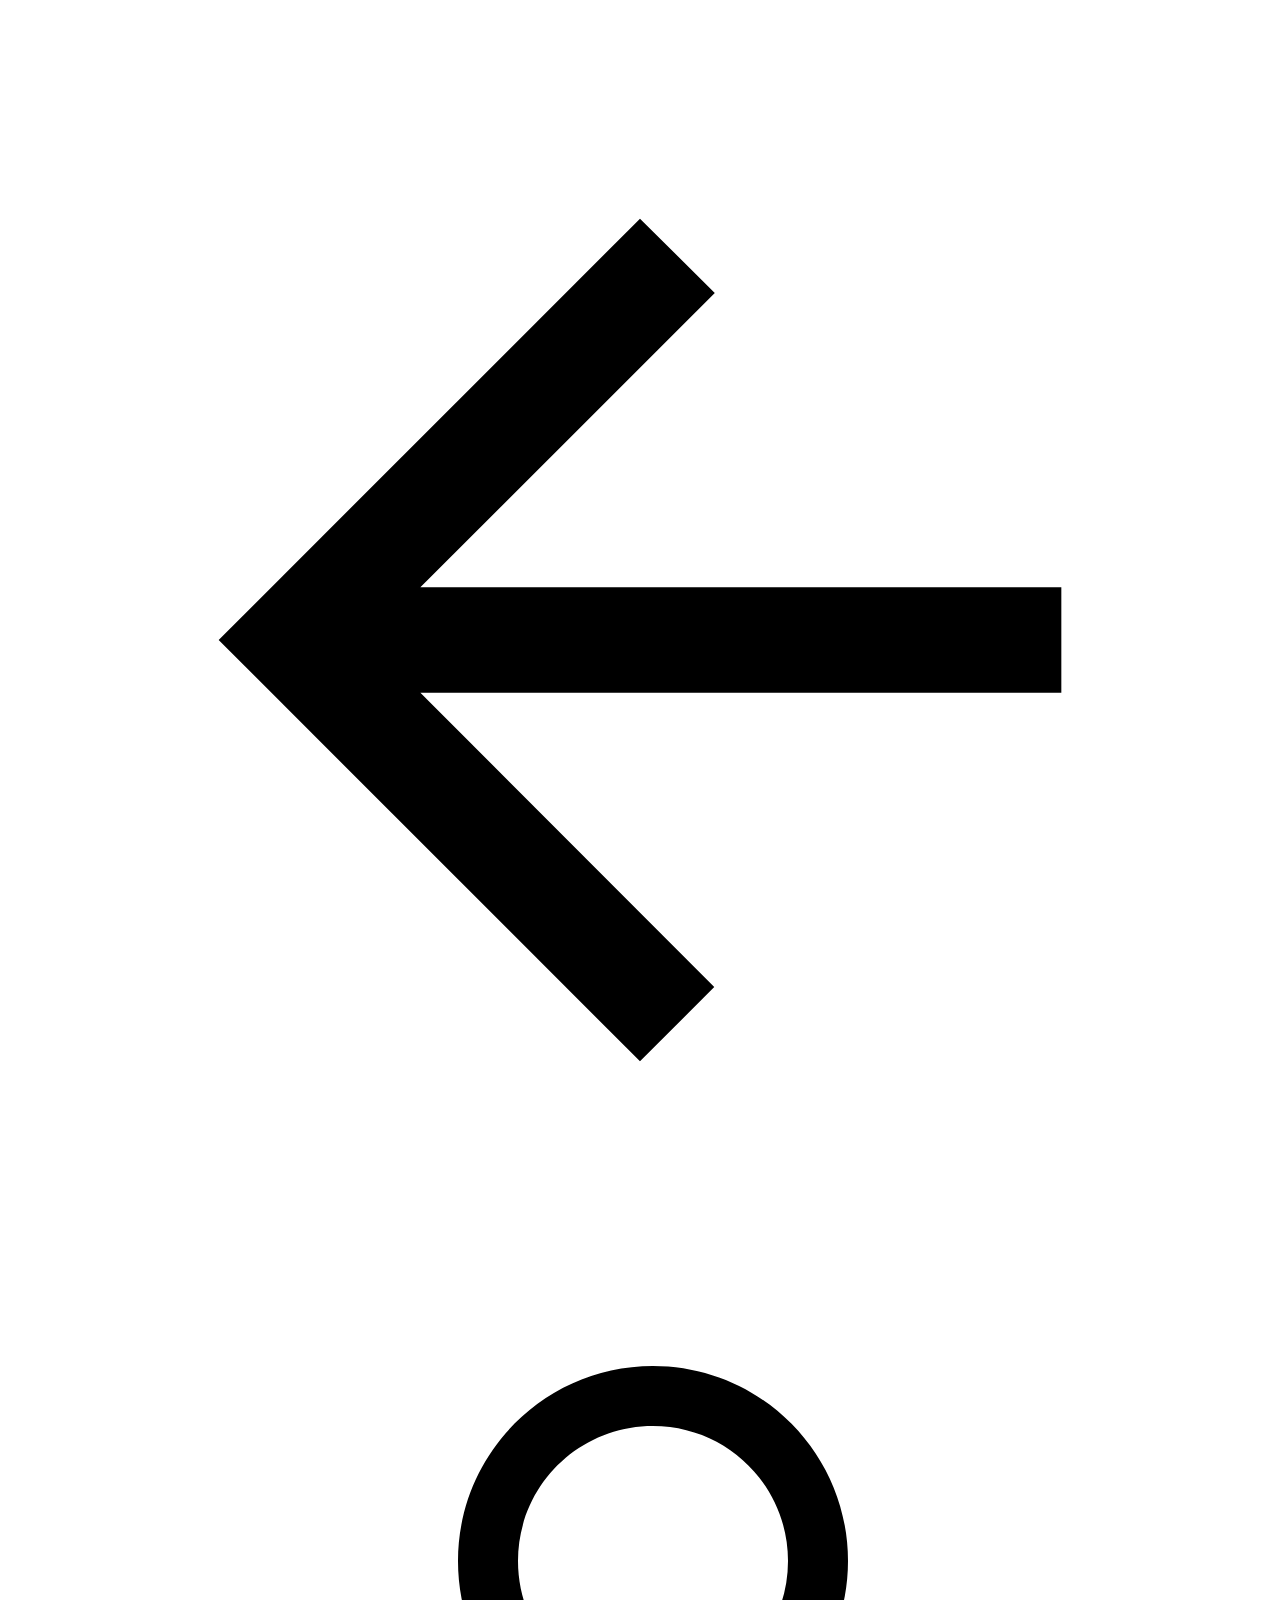
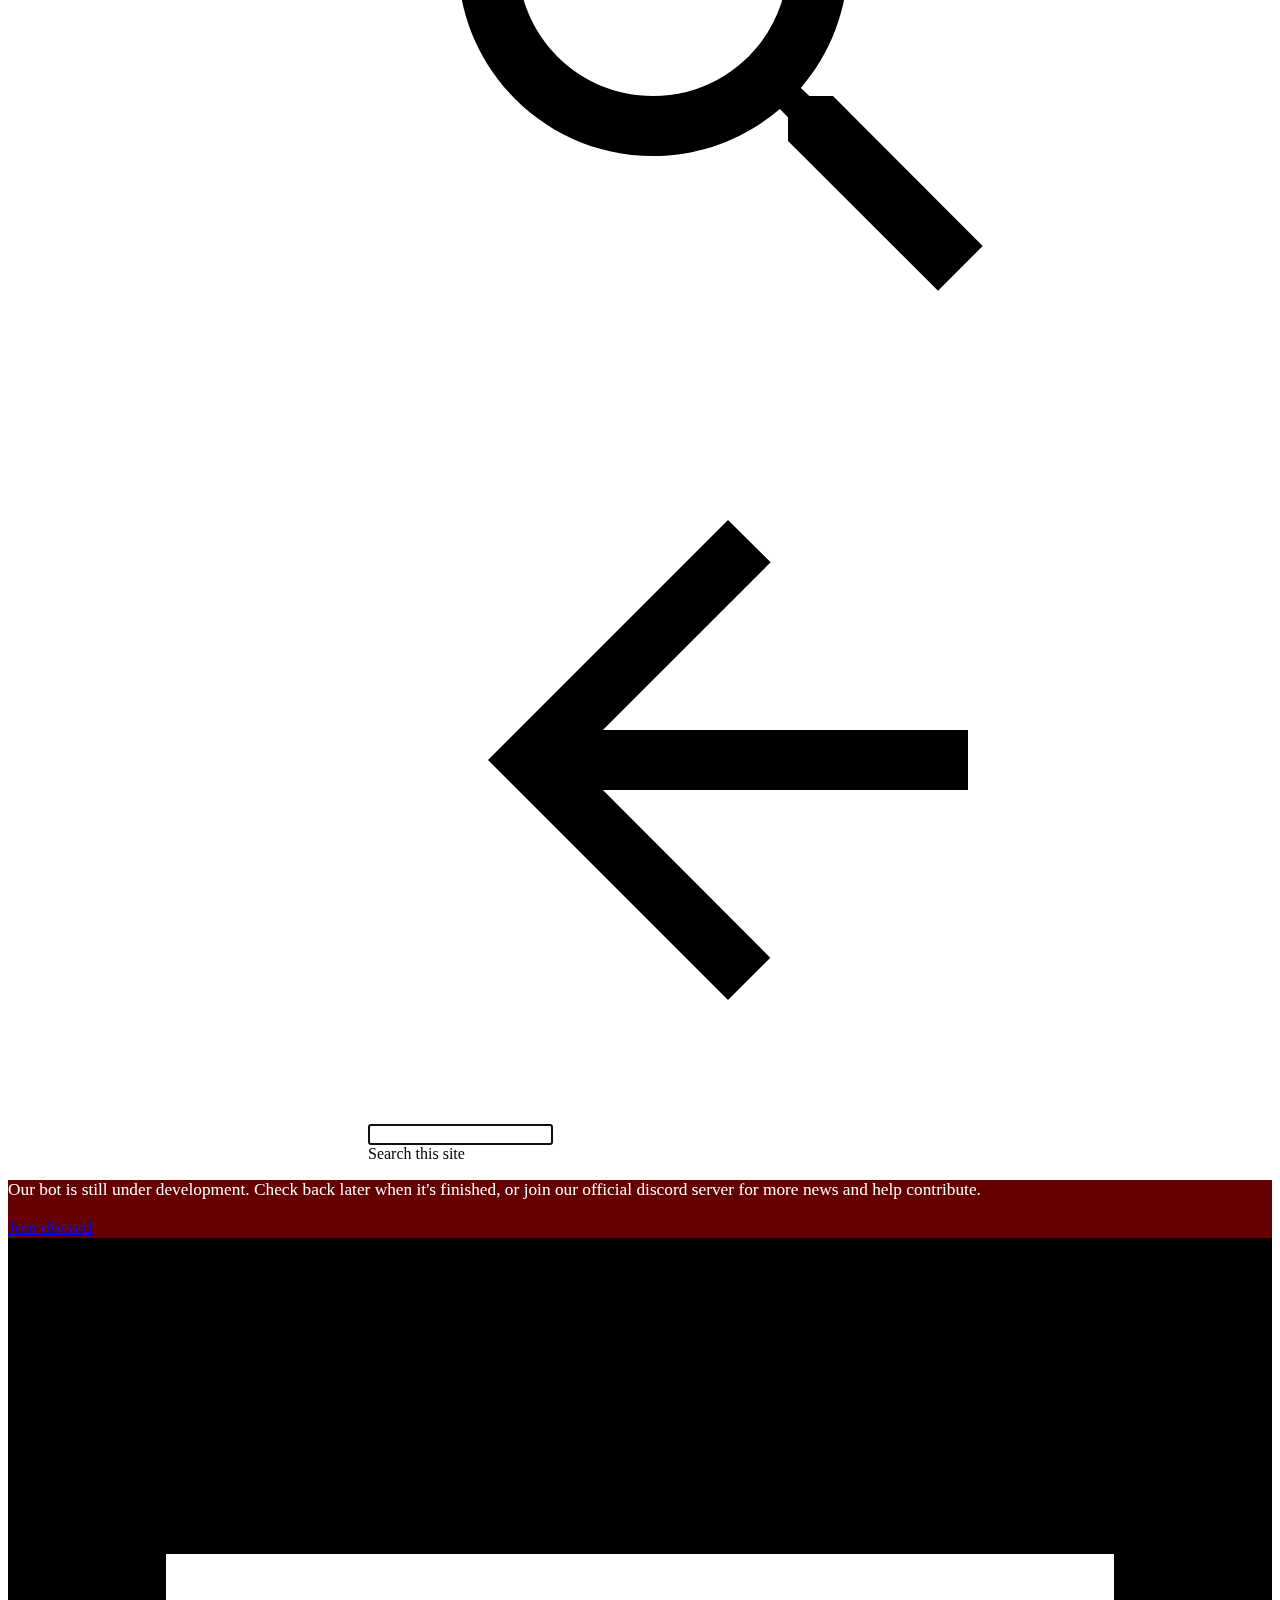
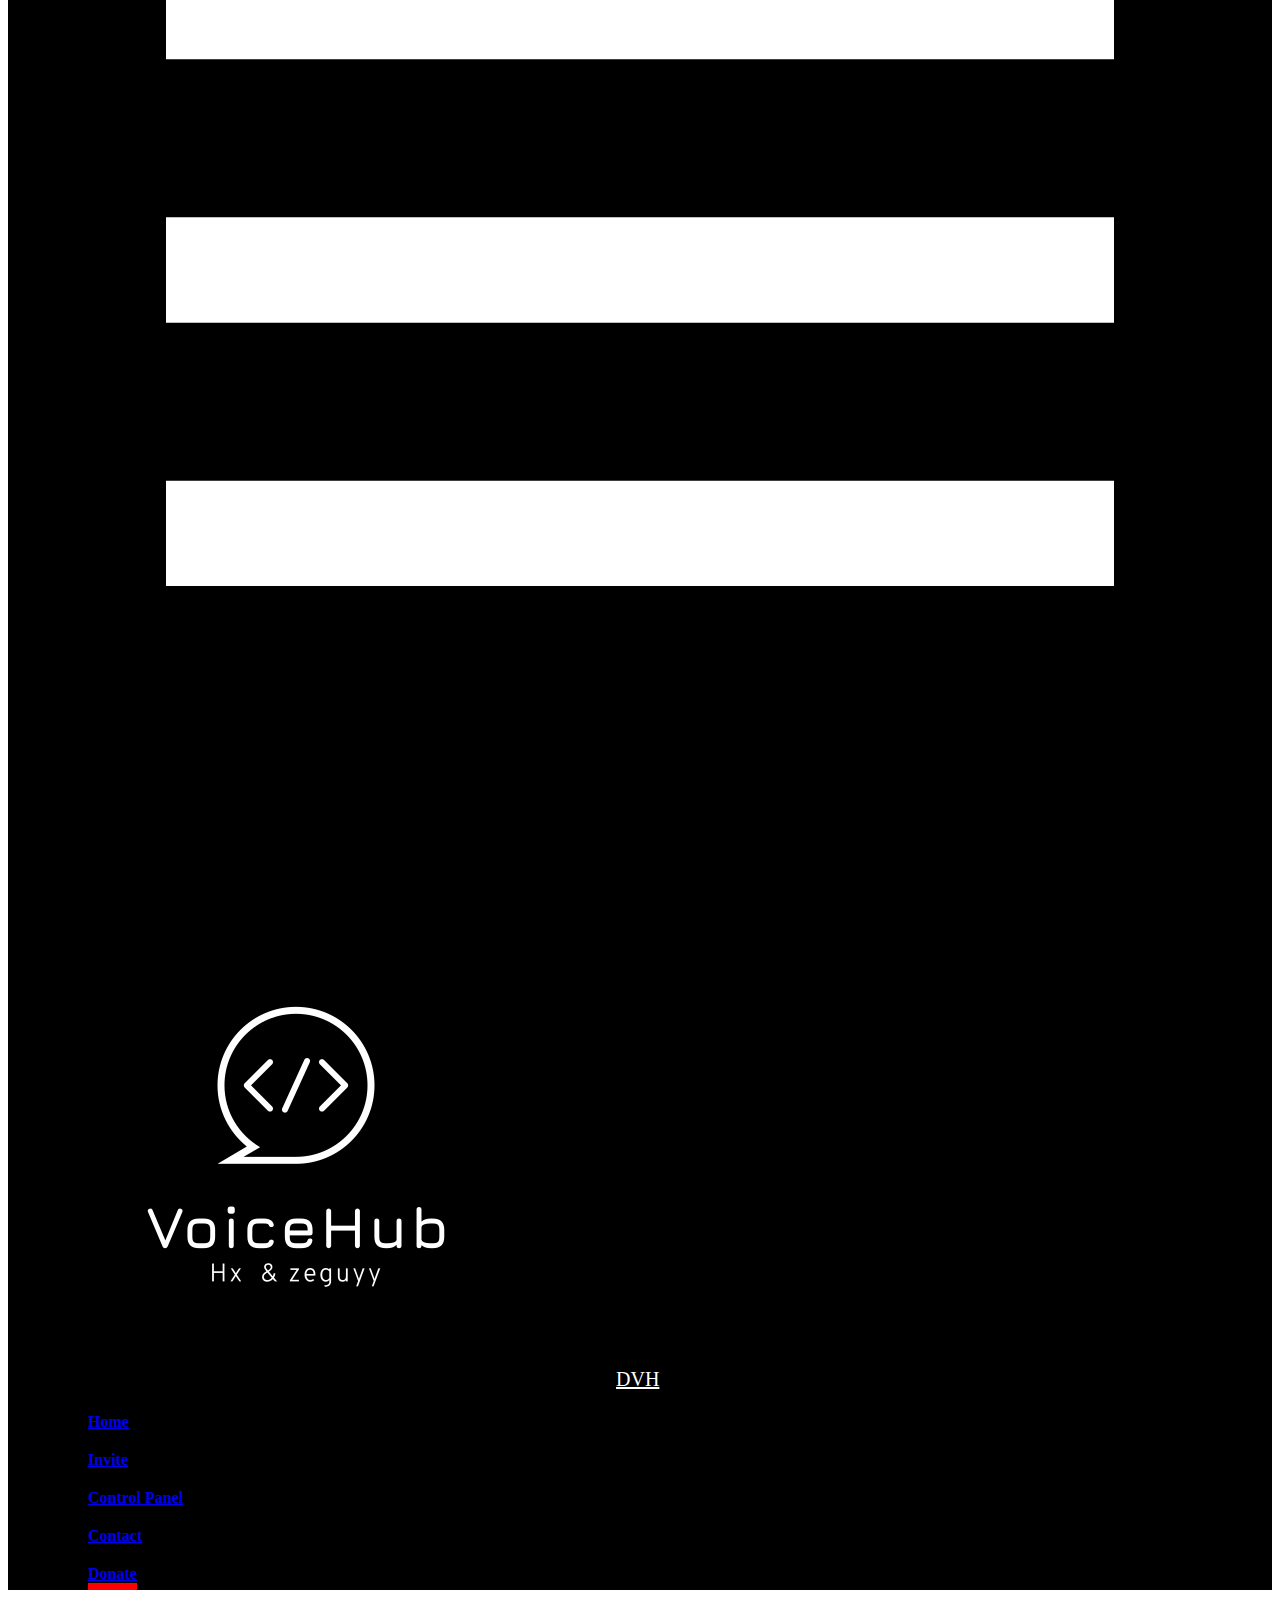
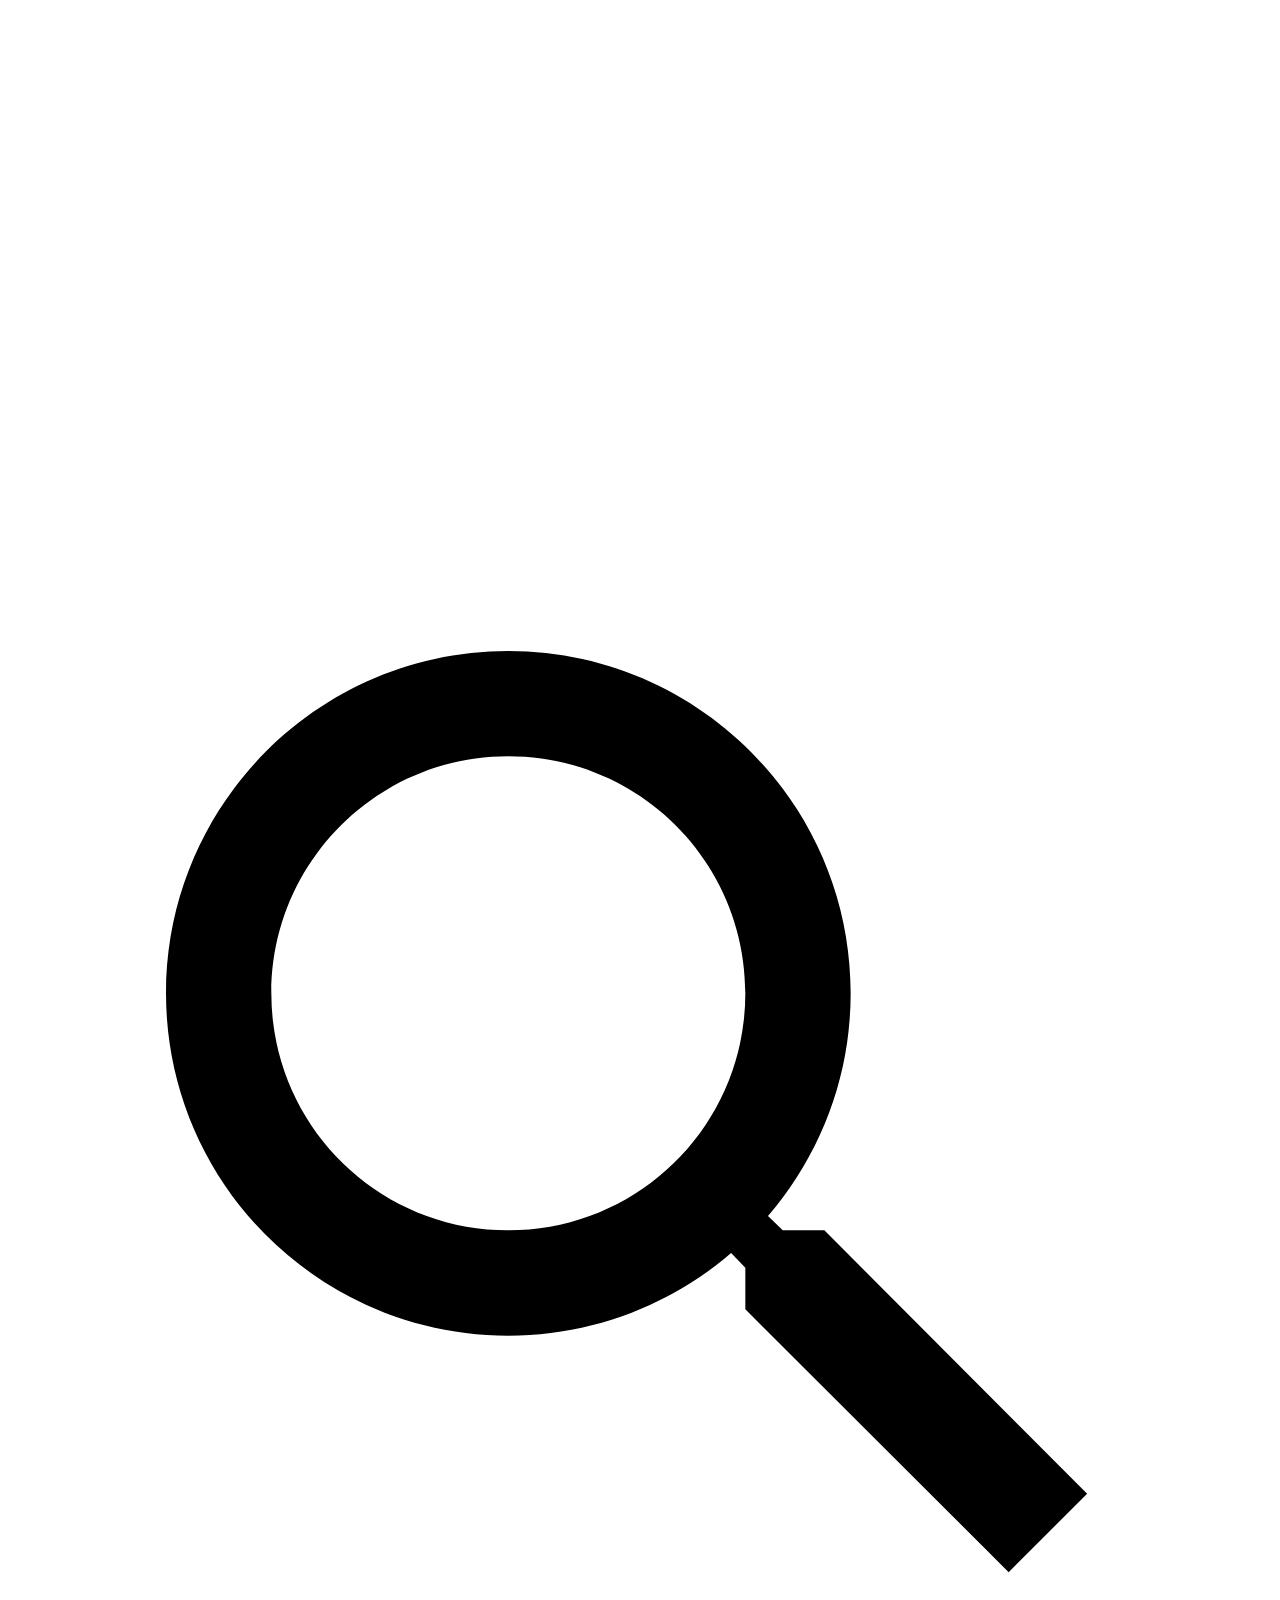
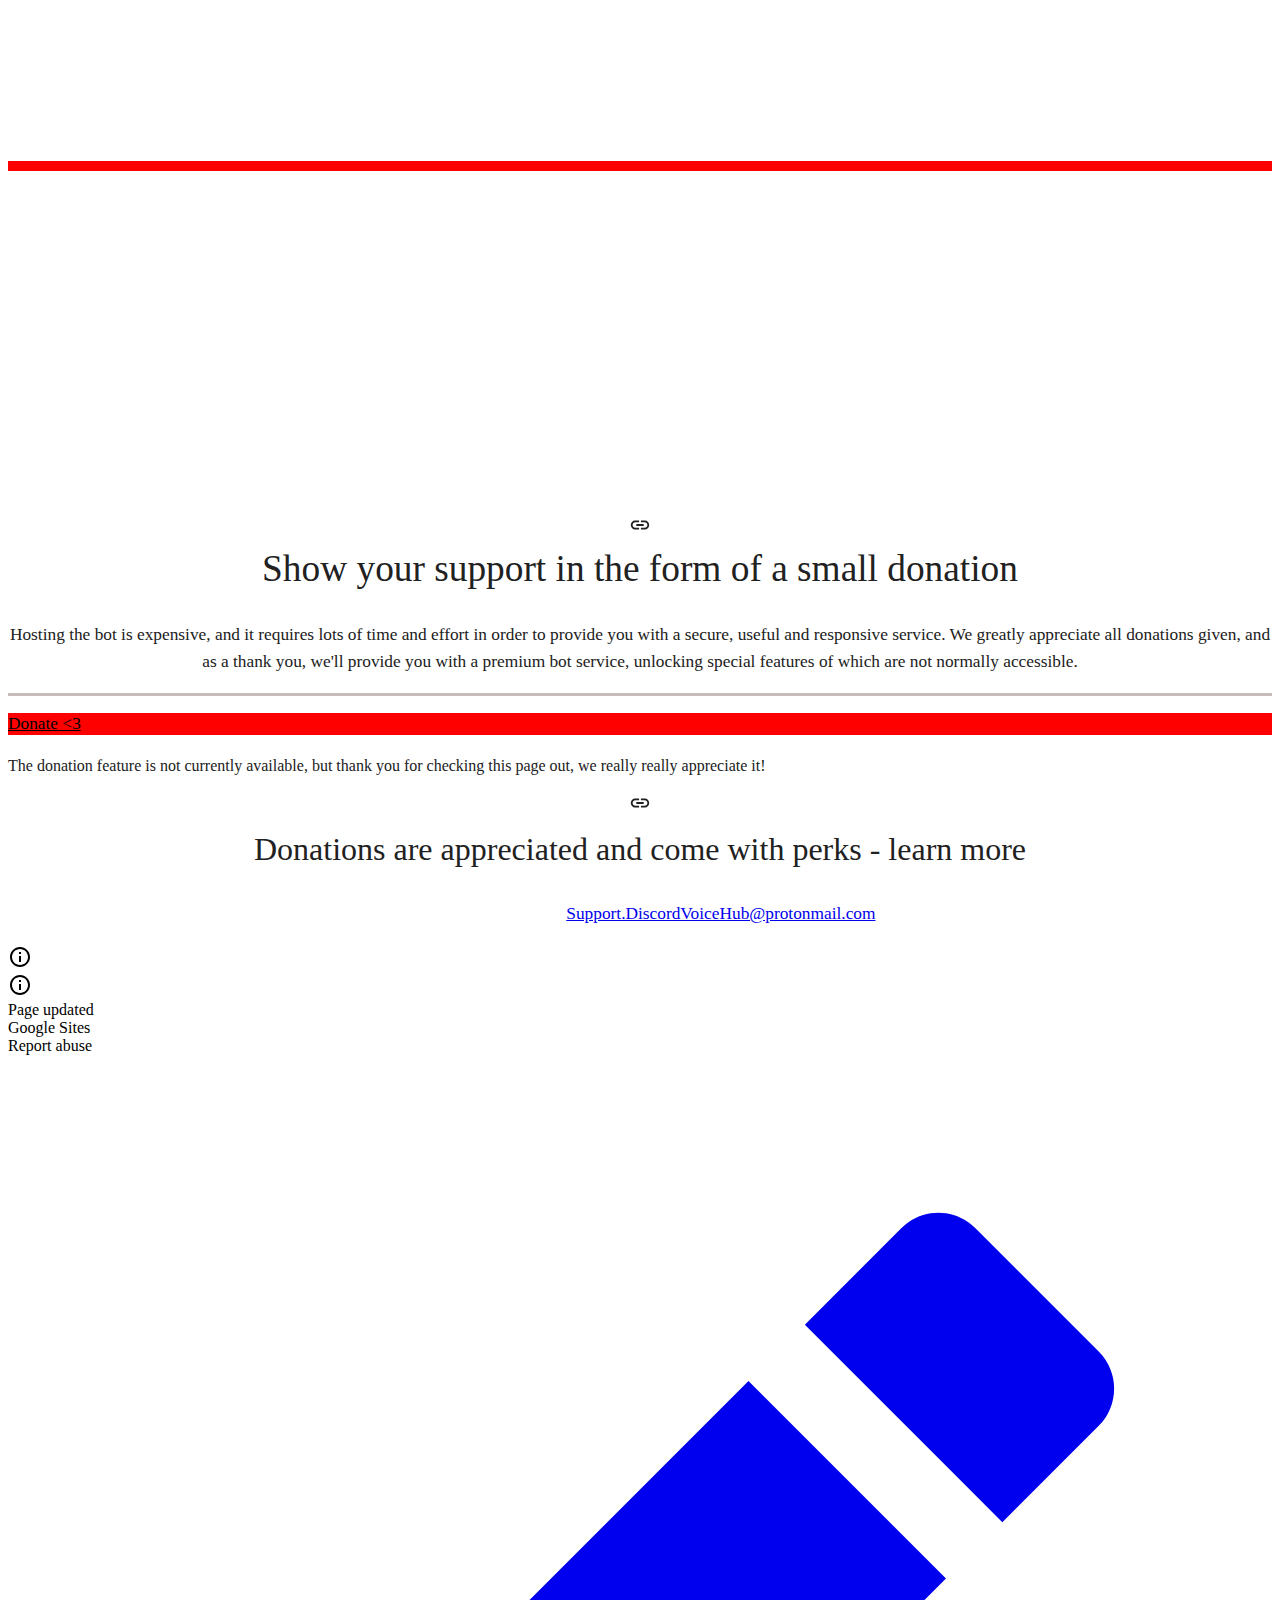
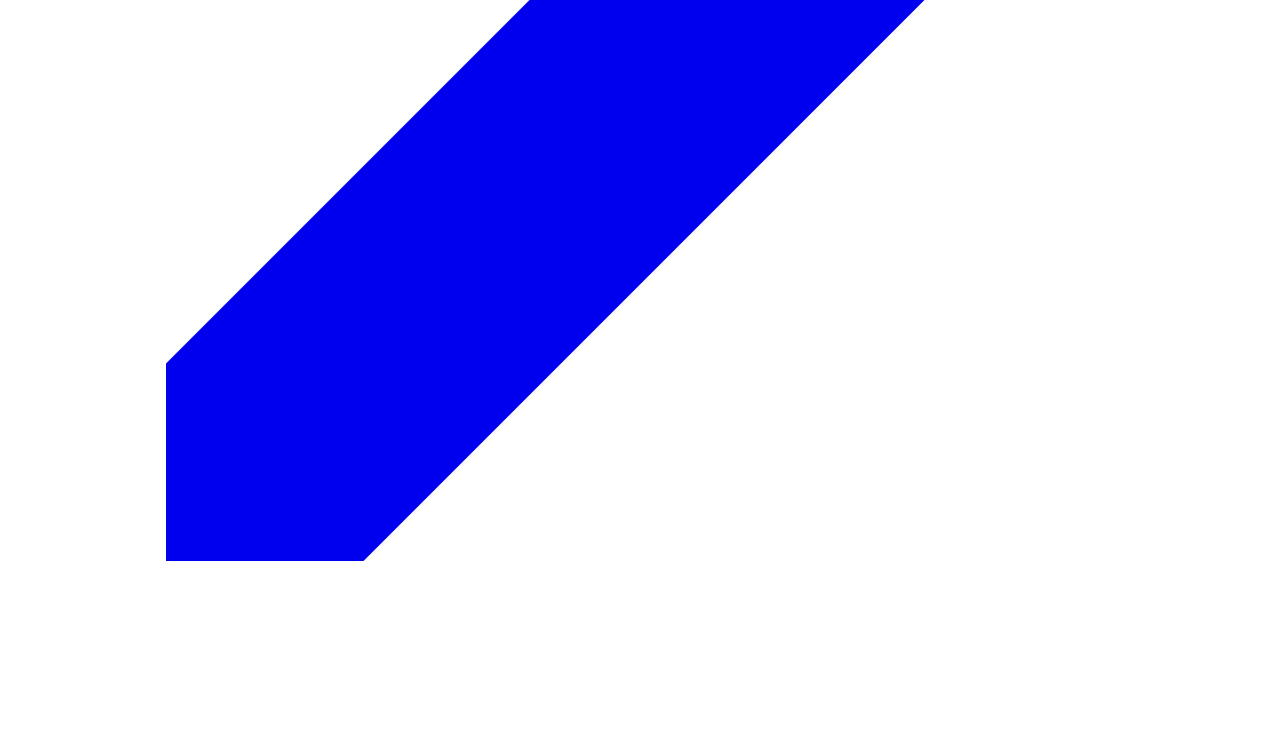
<file: Discord Voice Hub/DVH - Donate.html>
<!DOCTYPE html>
<!-- saved from url=(0054)https://sites.google.com/view/discord-voice-hub/donate -->
<html lang="en" itemscope="" itemtype="http://schema.org/WebPage"><head><meta http-equiv="Content-Type" content="text/html; charset=UTF-8"><script src="./DVH - Donate_files/cb=gapi.loaded_0" nonce="" async=""></script><script nonce="">var DOCS_timing={}; DOCS_timing['sl']=new Date().getTime();</script><script nonce="">function _DumpException(e) {throw e;}</script><script nonce="">_docs_flag_initialData={"atari-emtpr":false,"atari-efpe":false,"docs-sup":"","docs-eea":true,"docs-eldi":false,"docs-ecci":false,"docs-eeii":false,"docs-ipmmp":true,"docs-esi":false,"docs-liap":"/logImpressions","ilcm":{"eui":"AHKXmL0PckkMYFUzfxYOeR3I5ytSlU7LwzBWlshm1j_V-4xExfMsiqW_tJPcs7J9B_rMBKvu0nQE","je":1,"sstu":1638815171746000,"si":"CPq2qKHmz_QCFe_AzgAddvYKkQ","gsc":null,"ei":[5748029,5752694,5745622,14101306,5703839,5737337,5714550,5745792,14101530,5753006,5738529,5743124,5711808,5754229,5704621,5707711,5750552,5739802,5739897,5720925,14101502,5742462,5740814,5713207,5708870,5740908,5714628,5711993,5732942,5747265,5734954,5706832,5753329,5729664,5706836,14101510,5734571,5735806,14101534,5720060,5738509,5741775,5747741],"crc":0,"cvi":[]},"docs-ccdil":false,"docs-eil":true,"docs-eoi":false,"info_params":{"token":"AHL0AtLrNILwWuYeiwC1kPOvUStvYtQrjg:1638815171704"},"atari-jefp":"/_/view/jserror","docs-jern":"view","atari-rhpp":"/_/view"}; _docs_flag_cek= null ; if (window['DOCS_timing']) {DOCS_timing['ifdld']=new Date().getTime();}</script><meta name="viewport" content="width=device-width, initial-scale=1, maximum-scale=1.0, user-scalable=no"><meta http-equiv="X-UA-Compatible" content="IE=edge"><meta name="referrer" content="strict-origin-when-cross-origin"><link rel="icon" href="https://lh5.googleusercontent.com/X5X_GZtsYaAQrOI_Ie6-QM74JArlzLjxuFQJxao2MTTmPb3Qq4HzW-6_ePP1OBTFD-_wiWNV3gwJxC8KBKF1tDCu2nm4WeKxfEobMnSKBDVegzSv"><meta name="robots" content="noindex"><meta property="og:title" content="DVH - Donate"><meta property="og:type" content="website"><meta property="og:url" content="https://sites.google.com/view/discord-voice-hub/donate"><meta property="og:description" content="
Show your support in the form of a small donation"><meta itemprop="name" content="DVH - Donate"><meta itemprop="description" content="
Show your support in the form of a small donation"><meta itemprop="url" content="https://sites.google.com/view/discord-voice-hub/donate"><meta itemprop="thumbnailUrl" content="https://lh3.googleusercontent.com/wUzCutvEynT8zJLuTGi0118JpkwWeI6wLgqv00jN1NNs6auNFcYX8AVi7mdOXQy1-BSvgJMUV7HimEXNjgrQh8E=w16383"><meta itemprop="image" content="https://lh3.googleusercontent.com/wUzCutvEynT8zJLuTGi0118JpkwWeI6wLgqv00jN1NNs6auNFcYX8AVi7mdOXQy1-BSvgJMUV7HimEXNjgrQh8E=w16383"><meta itemprop="imageUrl" content="https://lh3.googleusercontent.com/wUzCutvEynT8zJLuTGi0118JpkwWeI6wLgqv00jN1NNs6auNFcYX8AVi7mdOXQy1-BSvgJMUV7HimEXNjgrQh8E=w16383"><meta property="og:image" content="https://lh3.googleusercontent.com/wUzCutvEynT8zJLuTGi0118JpkwWeI6wLgqv00jN1NNs6auNFcYX8AVi7mdOXQy1-BSvgJMUV7HimEXNjgrQh8E=w16383"><link href="./DVH - Donate_files/css" rel="stylesheet" nonce=""><link href="./DVH - Donate_files/css(1)" rel="stylesheet" nonce=""><link href="./DVH - Donate_files/css(2)" rel="stylesheet" nonce=""><style nonce="">@media only screen and (max-width: 479px){.puwcIf{font-size: 20.0pt;}}@media only screen and (min-width: 480px) and (max-width: 767px){.puwcIf{font-size: 22.0pt;}}@media only screen and (min-width: 768px) and (max-width: 1279px){.puwcIf{font-size: 24.0pt;}}@media only screen and (min-width: 1280px){.puwcIf{font-size: 24.0pt;}}</style><link rel="stylesheet" href="./DVH - Donate_files/rs=AGEqA5mLV7QaXtKjOwXgAxC6XMtPbYqLMQ" nonce=""><title>DVH - Donate</title><style jsname="ptDGoc" nonce="">.ImnMyf{background-color: rgba(255,255,255,1); color: rgba(33,33,33,1);}.Vs12Bd{color: rgba(33,33,33,1);}.S5d9Rd{background-color: rgba(255,0,0,1); color: rgba(0,0,0,1);}.O13XJf{height: 340px;}.O13XJf .IFuOkc{background-image: url(https://ssl.gstatic.com/atari/images/level-header.png); background-color: rgba(255,0,0,1); background-position-y: center;}.O13XJf .IFuOkc:before{background-color: rgba(33,33,33,1); opacity: 0.5; display: block;}.O13XJf .zfr3Q{color: rgba(255,255,255,1);}.O13XJf .qnVSj{color: rgba(255,255,255,1);}.O13XJf .Glwbz{color: rgba(255,255,255,1);}.O13XJf .qLrapd{color: rgba(255,255,255,1);}.O13XJf .aHM7ed{color: rgba(255,255,255,1);}.O13XJf .NHD4Gf{color: rgba(255,255,255,1);}.O13XJf .QmpIrf{background-color: rgba(255,255,255,1); border-color: rgba(255,255,255,1); color: rgba(0,0,0,1); font-family: Roboto; font-size: 13pt; line-height: 22px;}@media only screen and (max-width: 479px){.O13XJf .QmpIrf{font-size: 13pt;}}@media only screen and (min-width: 480px) and (max-width: 767px){.O13XJf .QmpIrf{font-size: 13pt;}}@media only screen and (max-width: 479px){.O13XJf{height: 250px;}}.SBrW1{height: 430px; padding-bottom: 120px; padding-top: 120px;}.Wew9ke{fill: rgba(255,255,255,1);}.fOU46b .YSH9J{color: rgba(255,255,255,1);}.fOU46b .KJll8d{background-color: rgba(255,255,255,1);}.fOU46b .Mz8gvb{color: rgba(255,255,255,1);}.fOU46b .G8QRnc .Mz8gvb{color: rgba(33,33,33,1);}.fOU46b .G8QRnc .YSH9J{color: rgba(33,33,33,1);}.fOU46b .G8QRnc .KJll8d{background-color: rgba(33,33,33,1);}.fOU46b .usN8rf .YSH9J{color: rgba(33,33,33,1);}.fOU46b .usN8rf .KJll8d{background-color: rgba(33,33,33,1);}.fOU46b .usN8rf .Mz8gvb{color: rgba(33,33,33,1);}.fOU46b .aCIEDd .YSH9J{color: rgba(33,33,33,1);}.fOU46b .aCIEDd .KJll8d{background-color: rgba(33,33,33,1);}.fOU46b .aCIEDd .Mz8gvb{color: rgba(33,33,33,1);}.fOU46b .a3ETed .YSH9J{color: rgba(0,0,0,1);}.fOU46b .a3ETed .KJll8d{background-color: rgba(0,0,0,1);}.fOU46b .a3ETed .M9vuGd{border-bottom-color: rgba(211,211,211,1);}.fOU46b .a3ETed .Mz8gvb{color: rgba(0,0,0,1);}.fOU46b .zDUgLc{opacity: 0;}.fOU46b .LBrwzc .zDUgLc{opacity: 1; border-bottom-style: none;}.fOU46b .GBy4H .zDUgLc{opacity: 1;}@media only screen and (min-width: 1280px){.XeSM4.b2Iqye.fOU46b .LBrwzc .iWs3gf{color: rgba(255,255,255,1);}}@media only screen and (min-width: 1280px){.KuNac.b2Iqye.fOU46b .GBy4H .iWs3gf{color: rgba(33,33,33,1);}}@media only screen and (min-width: 1280px){.KuNac.G9Qloe.fOU46b .GBy4H .iWs3gf{color: rgba(255,255,255,1);}}@media only screen and (min-width: 1280px){.XeSM4.G9Qloe.fOU46b .LBrwzc .iWs3gf{color: rgba(33,33,33,1);}}.LBrwzc .YSH9J{color: rgba(33,33,33,1);}.LBrwzc .oNsfjf{color: rgba(33,33,33,1);}.LBrwzc .KJll8d{background-color: rgba(33,33,33,1);}.LBrwzc .YTv4We.chg4Jd:focus:before{border-color: rgba(33,33,33,1); display: block;}.LBrwzc .Mz8gvb{color: rgba(33,33,33,1);}.LBrwzc .wgxiMe{background-color: rgba(255,255,255,1);}.LBrwzc .zDUgLc{border-bottom-color: rgba(204,204,204,1); border-bottom-width: 1px; border-bottom-style: solid;}.GBy4H .wgxiMe{background-color: rgba(0,0,0,1);}.JzO0Vc{background-color: rgba(79,71,78,1);}.M63kCb{background-color: rgba(241,228,228,1);}.zfr3Q{font-family: Roboto; color: rgba(33,33,33,1); font-size: 13pt; line-height: 1.55; margin-top: 14px;}.qnVSj{color: rgba(33,33,33,1);}.Glwbz{color: rgba(33,33,33,1);}.qLrapd{color: rgba(33,33,33,1);}.aHM7ed{color: rgba(33,33,33,1);}.NHD4Gf{color: rgba(33,33,33,1);}.zfr3Q .OUGEr{color: rgba(33,33,33,1);}.dhtgD{text-decoration: none; border-bottom-style: solid; border-bottom-width: 1px; font-weight: 700;}.dhtgD:hover{border-bottom-color: rgba(255,0,0,1); border-bottom-style: solid; border-bottom-width: 1px;}.lQAHbd .dhtgD:visited{border-bottom-color: rgba(241,228,228,1);}.lQAHbd .dhtgD:hover{border-bottom-color: rgba(33,33,33,1);}.dhtgD:active{border-bottom-color: rgba(255,0,0,1); border-bottom-style: solid; border-bottom-width: 1px;}.dhtgD:visited{border-bottom-color: rgba(255,0,0,1); border-bottom-style: solid; border-bottom-width: 1px;}.duRjpb{font-family: Roboto; font-size: 37pt; line-height: 1.25; font-weight: 100; margin-top: 20px;}.Ap4VC{margin-bottom: -20px;}.JYVBee{font-family: Roboto; font-size: 28pt; line-height: 1.21; font-weight: 100; margin-top: 20px;}.CobnVe{margin-bottom: -20px;}.OmQG5e{font-family: Roboto; font-size: 16pt; line-height: 1.27; margin-top: 18px; font-weight: 300;}.GV3q8e{margin-bottom: -18px;}.TMjjoe{font-family: Roboto; font-size: 9pt; line-height: 1.2; margin-top: 0px;}.Zjiec{font-family: Roboto; font-weight: 300; font-size: 15pt; line-height: 1.4; margin-top: 48px; margin-left: 48px; margin-bottom: 62px; margin-right: 32px;}.XMyrgf{margin-top: 48px; margin-left: 48px; margin-bottom: 0px; margin-right: 32px;}.PsKE7e{font-family: Roboto; font-weight: 700; font-size: 12pt; padding-left: 10px; padding-right: 10px;}.lhZOrc{font-weight: 700;}.lhZOrc .hDrhEe{border-bottom-width: 7px; border-bottom-color: rgba(255,0,0,1); border-bottom-style: solid;}.TlfmSc{font-family: Roboto; font-weight: 300; font-size: 15pt; line-height: 1.4;}.zDUgLc{background-color: rgba(79,71,78,1); opacity: 1;}.baZpAe{background-color: rgba(255,255,255,1);}.N0neUc{background-color: rgba(255,255,255,0);}.ySLm4c{background-color: rgba(255,255,255,0); font-family: Roboto;}.OWlOyc{background-color: rgba(255,255,255,0);}.iwQgFb{background-color: rgba(198,187,187,1); height: 3px; margin-top: 8px;}.CbiMKe{background-color: rgba(255,0,0,1);}.QmpIrf{background-color: rgba(255,0,0,1); border-color: rgba(255,0,0,1); color: rgba(0,0,0,1); font-family: Roboto; font-size: 13pt; line-height: 22px;}.LRAOtb{background-color: rgba(255,255,255,1);}.qeLZfd .zfr3Q{color: rgba(33,33,33,1);}.qeLZfd .zfr3Q .OUGEr{color: rgba(33,33,33,1);}.qeLZfd .qnVSj{color: rgba(33,33,33,1);}.qeLZfd .Glwbz{color: rgba(33,33,33,1);}.qeLZfd .qLrapd{color: rgba(33,33,33,1);}.qeLZfd .aHM7ed{color: rgba(33,33,33,1);}.qeLZfd .NHD4Gf{color: rgba(33,33,33,1);}.qeLZfd .LRAOtb{background-color: transparent;}.qeLZfd .baZpAe{background-color: transparent;}.qeLZfd .iwQgFb{background-color: rgba(198,187,187,1);}.lQAHbd:before{background-color: rgba(255,0,0,1); display: block;}.lQAHbd .zfr3Q{color: rgba(0,0,0,1);}.lQAHbd .zfr3Q .OUGEr{color: rgba(0,0,0,1);}.lQAHbd .qnVSj{color: rgba(0,0,0,1);}.lQAHbd .Glwbz{color: rgba(0,0,0,1);}.lQAHbd .qLrapd{color: rgba(0,0,0,1);}.lQAHbd .aHM7ed{color: rgba(0,0,0,1);}.lQAHbd .NHD4Gf{color: rgba(0,0,0,1);}.lQAHbd .LRAOtb{background-color: transparent;}.lQAHbd .baZpAe{background-color: transparent;}.lQAHbd .iwQgFb{background-color: rgba(255,114,114,1);}.lQAHbd .QmpIrf{background-color: rgba(255,255,255,1); border-color: rgba(255,255,255,1); color: rgba(0,0,0,1); font-family: Roboto; font-size: 13pt; line-height: 22px;}.lQAHbd .CbiMKe{background-color: rgba(255,255,255,1);}@media only screen and (max-width: 479px){.lQAHbd .QmpIrf{font-size: 13pt;}}@media only screen and (min-width: 480px) and (max-width: 767px){.lQAHbd .QmpIrf{font-size: 13pt;}}.LB7kq .IFuOkc{border-bottom-color: rgba(255,0,0,1); border-bottom-width: 10px; border-bottom-style: solid;}.LB7kq .duRjpb{font-size: 63pt; line-height: 1.25; margin-bottom: 19px;}@media only screen and (max-width: 479px){.LB7kq .duRjpb{font-size: 41pt;}}@media only screen and (min-width: 480px) and (max-width: 767px){.LB7kq .duRjpb{font-size: 53pt;}}.gk8rDe .duRjpb{font-size: 48pt;}.LB7kq.gk8rDe .zfr3Q{color: rgba(0,0,0,1);}@media only screen and (max-width: 479px){.gk8rDe .duRjpb{font-size: 32pt;}}@media only screen and (min-width: 480px) and (max-width: 767px){.gk8rDe .duRjpb{font-size: 41pt;}}.LB7kq .baZpAe{background-color: transparent;}.LB7kq .JYVBee{font-size: 28pt; line-height: 1.18;}@media only screen and (max-width: 479px){.LB7kq .JYVBee{font-size: 21pt;}}@media only screen and (min-width: 480px) and (max-width: 767px){.LB7kq .JYVBee{font-size: 25pt;}}.cJgDec .baZpAe{background-color: transparent;}.cJgDec .baZpAe .OUGEr{color: rgba(255,255,255,1);}.cJgDec .baZpAe .LRAOtb{background-color: transparent;}.cJgDec .zfr3Q{color: rgba(255,255,255,1);}.cJgDec .qnVSj{color: rgba(255,255,255,1);}.cJgDec .Glwbz{color: rgba(255,255,255,1);}.cJgDec .qLrapd{color: rgba(255,255,255,1);}.cJgDec .aHM7ed{color: rgba(255,255,255,1);}.cJgDec .NHD4Gf{color: rgba(255,255,255,1);}.cJgDec .IFuOkc:before{background-color: rgba(33,33,33,1); opacity: 0.5; display: block;}.cJgDec .QmpIrf{background-color: rgba(255,255,255,1); border-color: rgba(255,255,255,1); color: rgba(0,0,0,1); font-family: Roboto; font-size: 13pt; line-height: 22px;}@media only screen and (max-width: 479px){.cJgDec .QmpIrf{font-size: 13pt;}}@media only screen and (min-width: 480px) and (max-width: 767px){.cJgDec .QmpIrf{font-size: 13pt;}}.tpmmCb .baZpAe{background-color: transparent;}.tpmmCb .baZpAe .OUGEr{color: rgba(0,0,0,1);}.tpmmCb .baZpAe .LRAOtb{background-color: transparent;}.tpmmCb .zfr3Q{color: rgba(0,0,0,1);}.tpmmCb .qnVSj{color: rgba(0,0,0,1);}.tpmmCb .Glwbz{color: rgba(0,0,0,1);}.tpmmCb .qLrapd{color: rgba(0,0,0,1);}.tpmmCb .aHM7ed{color: rgba(0,0,0,1);}.tpmmCb .NHD4Gf{color: rgba(0,0,0,1);}.tpmmCb .IFuOkc:before{background-color: rgba(255,255,255,1); display: block;}.tpmmCb .Wew9ke{fill: rgba(0,0,0,1);}.tpmmCb .QmpIrf{background-color: rgba(255,255,255,1); border-color: rgba(255,255,255,1); color: rgba(0,0,0,1); font-family: Roboto; font-size: 13pt; line-height: 22px;}@media only screen and (max-width: 479px){.tpmmCb .QmpIrf{font-size: 13pt;}}@media only screen and (min-width: 480px) and (max-width: 767px){.tpmmCb .QmpIrf{font-size: 13pt;}}.gk8rDe{padding-top: 60px;}.gk8rDe .QmpIrf{background-color: rgba(255,0,0,1); border-color: rgba(255,0,0,1); color: rgba(0,0,0,1); font-family: Roboto; font-size: 13pt; line-height: 22px;}@media only screen and (max-width: 479px){.gk8rDe .QmpIrf{font-size: 13pt;}}@media only screen and (min-width: 480px) and (max-width: 767px){.gk8rDe .QmpIrf{font-size: 13pt;}}@media only screen and (max-width: 479px){.gk8rDe{padding-top: 32px; padding-bottom: 32px;}}.YSH9J{color: rgba(255,255,255,1);}.oNsfjf{color: rgba(255,255,255,1);}.wgxiMe{background-color: rgba(79,71,78,1);}.qV4dIc{border-bottom-color: rgba(255,255,255,0); border-bottom-style: solid; border-bottom-width: 8px; padding-top: 14px; padding-bottom: 6px; padding-left: 2px; padding-right: 2px; margin-left: 10px; margin-right: 10px;}.jgXgSe{line-height: 28px;}.u5fiyc{line-height: 28px;}.M9vuGd{border-bottom-color: rgba(255,0,0,1);}.eWDljc{background-color: rgba(79,71,78,1); padding-bottom: 28px;}.IKA38e{padding-left: 36px; margin-top: 20px;}.hDrhEe{font-family: Roboto; margin-left: 12px; margin-right: 12px; padding-left: 0px; display: inline-block; max-width: 90%;}.baH5ib .hDrhEe{margin-left: 4px; padding-left: 0px;}.PsKE7e:hover{opacity: 0.6;}.BFDQOb:hover{opacity: 0.6;}.QcmuFb{padding-left: 20px;}.vDPrib{padding-left: 40px;}.TBDXjd{padding-left: 60px;}.bYeK8e{padding-left: 80px;}.CuqSDe{padding-left: 100px;}.Havqpe{padding-left: 120px;}.JvDrRe{padding-left: 140px;}.o5lrIf{padding-left: 160px;}.yOJW7c{padding-left: 180px;}.rB8cye{padding-left: 200px;}.RuayVd{padding-right: 20px;}.YzcKX{padding-right: 40px;}.reTV0b{padding-right: 60px;}.vSYeUc{padding-right: 80px;}.PxtZIe{padding-right: 100px;}.ahQMed{padding-right: 120px;}.rzhcXb{padding-right: 140px;}.PBhj0b{padding-right: 160px;}.TlN46c{padding-right: 180px;}.GEdNnc{padding-right: 200px;}.xkUom{border-color: rgba(33,33,33,1); color: rgba(33,33,33,1); font-family: Roboto; font-size: 13pt; line-height: 22px;}.xkUom:hover{background-color: rgba(33,33,33,0.1000000015); font-size: 13pt; line-height: 22px;}.KjwKmc{color: rgba(33,33,33,1); font-family: Roboto; font-size: 13pt; line-height: 22px;}.KjwKmc:hover{background-color: rgba(33,33,33,0.1000000015); font-size: 13pt; line-height: 22px;}.lQAHbd .xkUom{border-color: rgba(0,0,0,1); color: rgba(0,0,0,1); font-family: Roboto; font-size: 13pt; line-height: 22px;}.lQAHbd .xkUom:hover{background-color: rgba(255,255,255,0.1000000015);}.lQAHbd .KjwKmc{color: rgba(0,0,0,1); font-family: Roboto; font-size: 13pt; line-height: 22px;}.lQAHbd .KjwKmc:hover{background-color: rgba(255,255,255,0.1000000015);}@media only screen and (max-width: 479px){.lQAHbd .xkUom{font-size: 13pt;}}@media only screen and (min-width: 480px) and (max-width: 767px){.lQAHbd .xkUom{font-size: 13pt;}}@media only screen and (max-width: 479px){.lQAHbd .KjwKmc{font-size: 13pt;}}@media only screen and (min-width: 480px) and (max-width: 767px){.lQAHbd .KjwKmc{font-size: 13pt;}}.cJgDec .xkUom{border-color: rgba(255,255,255,1); color: rgba(255,255,255,1); font-family: Roboto; font-size: 13pt; line-height: 22px;}.cJgDec .xkUom:hover{background-color: rgba(255,255,255,0.1000000015);}.cJgDec .KjwKmc{color: rgba(255,255,255,1); font-family: Roboto; font-size: 13pt; line-height: 22px;}.cJgDec .KjwKmc:hover{background-color: rgba(255,255,255,0.1000000015);}@media only screen and (max-width: 479px){.cJgDec .xkUom{font-size: 13pt;}}@media only screen and (min-width: 480px) and (max-width: 767px){.cJgDec .xkUom{font-size: 13pt;}}@media only screen and (max-width: 479px){.cJgDec .KjwKmc{font-size: 13pt;}}@media only screen and (min-width: 480px) and (max-width: 767px){.cJgDec .KjwKmc{font-size: 13pt;}}.tpmmCb .xkUom{border-color: rgba(0,0,0,1); color: rgba(0,0,0,1); font-family: Roboto; font-size: 13pt; line-height: 22px;}.tpmmCb .xkUom:hover{background-color: rgba(33,33,33,0.1000000015);}.tpmmCb .KjwKmc{color: rgba(0,0,0,1); font-family: Roboto; font-size: 13pt; line-height: 22px;}.tpmmCb .KjwKmc:hover{background-color: rgba(33,33,33,0.1000000015);}@media only screen and (max-width: 479px){.tpmmCb .xkUom{font-size: 13pt;}}@media only screen and (min-width: 480px) and (max-width: 767px){.tpmmCb .xkUom{font-size: 13pt;}}@media only screen and (max-width: 479px){.tpmmCb .KjwKmc{font-size: 13pt;}}@media only screen and (min-width: 480px) and (max-width: 767px){.tpmmCb .KjwKmc{font-size: 13pt;}}.gk8rDe .xkUom{border-color: rgba(33,33,33,1); color: rgba(33,33,33,1); font-family: Roboto; font-size: 13pt; line-height: 22px;}.gk8rDe .xkUom:hover{background-color: rgba(33,33,33,0.1000000015);}.gk8rDe .KjwKmc{color: rgba(33,33,33,1); font-family: Roboto; font-size: 13pt; line-height: 22px;}.gk8rDe .KjwKmc:hover{background-color: rgba(33,33,33,0.1000000015);}@media only screen and (max-width: 479px){.gk8rDe .xkUom{font-size: 13pt;}}@media only screen and (min-width: 480px) and (max-width: 767px){.gk8rDe .xkUom{font-size: 13pt;}}@media only screen and (max-width: 479px){.gk8rDe .KjwKmc{font-size: 13pt;}}@media only screen and (min-width: 480px) and (max-width: 767px){.gk8rDe .KjwKmc{font-size: 13pt;}}.O13XJf .xkUom{border-color: rgba(255,255,255,1); color: rgba(255,255,255,1); font-family: Roboto; font-size: 13pt; line-height: 22px;}.O13XJf .xkUom:hover{background-color: rgba(255,255,255,0.1000000015);}.O13XJf .KjwKmc{color: rgba(255,255,255,1); font-family: Roboto; font-size: 13pt; line-height: 22px;}.O13XJf .KjwKmc:hover{background-color: rgba(255,255,255,0.1000000015);}@media only screen and (max-width: 479px){.O13XJf .xkUom{font-size: 13pt;}}@media only screen and (min-width: 480px) and (max-width: 767px){.O13XJf .xkUom{font-size: 13pt;}}@media only screen and (max-width: 479px){.O13XJf .KjwKmc{font-size: 13pt;}}@media only screen and (min-width: 480px) and (max-width: 767px){.O13XJf .KjwKmc{font-size: 13pt;}}.Y4CpGd{font-family: Roboto; font-size: 13pt;}.CMArNe{background-color: rgba(241,228,228,1);}@media only screen and (max-width: 479px){.duRjpb{font-size: 26pt;}}@media only screen and (min-width: 480px) and (max-width: 767px){.duRjpb{font-size: 32pt;}}@media only screen and (max-width: 479px){.JYVBee{font-size: 21pt;}}@media only screen and (min-width: 480px) and (max-width: 767px){.JYVBee{font-size: 25pt;}}@media only screen and (max-width: 479px){.OmQG5e{font-size: 15pt;}}@media only screen and (min-width: 480px) and (max-width: 767px){.OmQG5e{font-size: 15pt;}}@media only screen and (max-width: 479px){.TMjjoe{font-size: 9pt;}}@media only screen and (min-width: 480px) and (max-width: 767px){.TMjjoe{font-size: 9pt;}}@media only screen and (max-width: 479px){.Zjiec{font-size: 14pt;}}@media only screen and (min-width: 480px) and (max-width: 767px){.Zjiec{font-size: 15pt;}}@media only screen and (max-width: 479px){.PsKE7e{font-size: 12pt;}}@media only screen and (min-width: 480px) and (max-width: 767px){.PsKE7e{font-size: 12pt;}}@media only screen and (max-width: 479px){.TlfmSc{font-size: 14pt;}}@media only screen and (min-width: 480px) and (max-width: 767px){.TlfmSc{font-size: 15pt;}}@media only screen and (max-width: 479px){.QmpIrf{font-size: 13pt;}}@media only screen and (min-width: 480px) and (max-width: 767px){.QmpIrf{font-size: 13pt;}}@media only screen and (max-width: 479px){.xkUom{font-size: 13pt;}}@media only screen and (min-width: 480px) and (max-width: 767px){.xkUom{font-size: 13pt;}}@media only screen and (max-width: 479px){.xkUom:hover{font-size: 13pt;}}@media only screen and (min-width: 480px) and (max-width: 767px){.xkUom:hover{font-size: 13pt;}}@media only screen and (max-width: 479px){.KjwKmc{font-size: 13pt;}}@media only screen and (min-width: 480px) and (max-width: 767px){.KjwKmc{font-size: 13pt;}}@media only screen and (max-width: 479px){.KjwKmc:hover{font-size: 13pt;}}@media only screen and (min-width: 480px) and (max-width: 767px){.KjwKmc:hover{font-size: 13pt;}}section[id="h.15be0192fa3ef523_120"] .IFuOkc:before{opacity: 0.0;}section[id="h.3d4102189198f89f_151"] .IFuOkc:before{opacity: 0.0;}</style><script nonce="">_at_config = [null,"AIzaSyChg3MFqzdi1P5J-YvEyakkSA1yU7HRcDI","897606708560-a63d8ia0t9dhtpdt4i3djab2m42see7o.apps.googleusercontent.com",null,null,"v2",null,null,null,null,null,null,null,"https://content.googleapis.com","SITES_%s",null,null,null,null,null,null,null,null,null,["AHKXmL0PckkMYFUzfxYOeR3I5ytSlU7LwzBWlshm1j_V-4xExfMsiqW_tJPcs7J9B_rMBKvu0nQE",1,"CPq2qKHmz_QCFe_AzgAddvYKkQ",1638815171746000,[5703839,5704621,5706832,5706836,5707711,5708870,5711808,5711993,5713207,5714550,5714628,5720060,5720925,5729664,5732942,5734571,5734954,5735806,5737337,5738509,5738529,5739802,5739897,5740814,5740908,5741775,5742462,5743124,5745622,5745792,5747265,5747741,5748029,5750552,5752694,5753006,5753329,5754229,14101306,14101502,14101510,14101530,14101534]],"AHL0AtLrNILwWuYeiwC1kPOvUStvYtQrjg:1638815171704",null,null,null,0,null,null,null,null,null,null,null,null,null,"https://drive.google.com",null,null,null,null,null,null,1,1,null,0,1,null,null,null,null,null,null,null,null,null,null,null,null,null,null,null,null,null,null,null,null,null,null,null,null,null,null,null,null,null,null,null,null,null,null,null,null,null,null,null,null,null,null,null,null,null,null,"v2internal","https://docs.google.com",null,null,null,null,null,null,"https://sites.google.com/new/?authuser\u003d0",null,null,null,null,null,0,null,null,null,null,null,null,null,null,null,null,null,null,null,null,null,null,null,null,null,null,null,1,"",null,null,null,null,null,null,null,null,null,null,null,null,6,null,null,"https://accounts.google.com/o/oauth2/auth","https://accounts.google.com/o/oauth2/postmessageRelay",null,null,null,null,78,"https://sites.google.com/new/?authuser\u003d0\u0026usp\u003dviewer_footer\u0026authuser\u003d0",null,null,null,null,null,null,null,null,null,null,null,null,null,null,null,null,[],null,null,null,null,null,null,null,null,null,null,null,null,null,null,null,null,null,null,null,null,null,null,null,null,null,null,null,null,null,null,null,null,null,null,null,null,"https://www.gstatic.com/atari/embeds/7925c5f8e01bacb9b4b0a3783ae0b867/intermediate-frame-minified.html",0,null,"v2beta",null,null,null,null,null,null,4,"https://accounts.google.com/o/oauth2/iframe",null,null,null,null,null,null,"https://1934827471-atari-embeds.googleusercontent.com/embeds/16cb204cf3a9d4d223a0a3fd8b0eec5d/inner-frame-minified.html",null,null,null,null,null,null,null,null,null,null,null,null,null,null,null,null,null,null,null,null,null,null,null,null,null,null,null,null,null,null,null,null,null,null,null,null,null,null,null,null,null,null,null,null,null,null,null,null,null,null,null,null,null,null,null,null,null,null,null,null,null,null,null,null,null,null,0,null,null,null,null,null,null,null,null,null,null,null,null,null,null,null,null,null,null,null,"https://sites.google.com/view/discord-voice-hub/donate",null,null,null,null,null,null,null,null,null,null,null,null,null,null,null,null,null,null,null,null,null,null,null,null,null,null,null,null,null,null,null,null,null,null,0,null,null,null,null,null,null,0,null,"",null,null,null,null,null,null,null,null,null,null,null,null,null,null,null,null,null,null,null,null,null,null,0,null,null,null,null,null,null,null,null,null,null,null,null,null,1,null,1,null,null,[1638815171751,"atari_2021.46-Tue-0500_RC03","413951845","0",0,1],null,null,null,null,1,null,null,0,null,0,0,null,null,null,null,0,20,500,"https://domains.google.com",null,0,null,null,null,null,null,0,null,null,0,null,null,0,0,null,0,0,0,0,0]; window.globals = {"enableAnalytics":true,"webPropertyId":"","showDebug":false,"hashedSiteId":"c2d94f261a9e460afba4970be2c4e6601687c37d0a119026272beca33baddb68","normalizedPath":"view/discord-voice-hub/donate","pageTitle":"Donate"}; function gapiLoaded() {if (globals.gapiLoaded == undefined) {globals.gapiLoaded = true;} else {globals.gapiLoaded();}}window.messages = []; window.addEventListener && window.addEventListener('message', function(e) {if (window.messages && e.data && e.data.magic == 'SHIC') {window.messages.push(e);}});</script><script src="./DVH - Donate_files/client.js" nonce="" gapi_processed="true"></script><script nonce="">(function(){/*

 Copyright The Closure Library Authors.
 SPDX-License-Identifier: Apache-2.0
*/
/*

 Copyright 2011 Google LLC.
 SPDX-License-Identifier: Apache-2.0
*/
/*

 Copyright 2013 Google LLC.
 SPDX-License-Identifier: Apache-2.0
*/
/*

 Copyright 2020 Google LLC.
 SPDX-License-Identifier: Apache-2.0
*/
var a=(this||self)._jsa||{};a._cfc=void 0;a._aeh=void 0;/*

 Copyright 2005 Google LLC.
 SPDX-License-Identifier: Apache-2.0
*/
}).call(this);
</script><script nonce="">const imageUrl = 'https:\/\/lh3.googleusercontent.com\/rac68BcrTBcrs57Gzi5yeQZLDbEs46bpSVNZ5zbJ5FeEr9bZo8riGCvQ1fiTSW0QW0c-eH8YsOcFw15-Z1xhbhA\x3dw16383';
      function bgImgLoaded() {
        if (!globals.headerBgImgLoaded) {
          globals.headerBgImgLoaded = new Date().getTime();
        } else {
          globals.headerBgImgLoaded();
        }
      }
      if (imageUrl) {
        const img = new Image();
        img.src = imageUrl;
        img.onload = bgImgLoaded;
        globals.headerBgImgExists = true;
      } else {
        globals.headerBgImgExists = false;
      }
      </script></head><body dir="ltr" itemscope="" itemtype="http://schema.org/WebPage" id="yDmH0d" css="yDmH0d" jsaction="GvneHb:.CLIENT;c7OXCd:.CLIENT;xO31ue:.CLIENT" class="EIlDfe" data-new-gr-c-s-check-loaded="14.1041.0" data-gr-ext-installed=""><div jscontroller="pc62j" jsmodel="iTeaXe" jsaction="rcuQ6b:WYd;GvneHb:og1FDd;vbaUQc:uAM5ec;YBArc:dj7Cne;"><div jscontroller="X4BaPc" jsaction="rcuQ6b:WYd;o6xM5b:Pg9eo;HuL2Hd:mHeCvf;VMhF5:FFYy5e;sk3Qmb:HI1Mdd;"><div jscontroller="o1L5Wb" data-sitename="discord-voice-hub" data-universe="1" jsmodel="fNFZH" jsaction="Pe9H6d:cZFEp;WMZaJ:VsGN3;hJluRd:UADL7b;zuqEgd:HI9w0;tr6QDd:Y8aXB;MxH79b:xDkBfb;JIbuQc:SPXMTb(uxAMZ);" jsname="G0jgYd"><div jsname="gYwusb" class="p9b27"></div><div jscontroller="RrXLpc" jsname="XeeWQc" role="banner" jsaction="keydown:uiKYid(OH0EC);rcuQ6b:WYd;zuqEgd:ufqpf;JIbuQc:XfTnxb(lfEfFf),AlTiYc(GeGHKb),AlTiYc(m1xNUe),zZlNMe(pZn8Oc);YqO5N:ELcyfe;"><div jsname="bF1uUb" class="BuY5Fd" jsaction="click:xVuwSc;"></div><div jsname="MVsrn" class="TbNlJb "><div role="button" class="U26fgb mUbCce fKz7Od h3nfre M9Bg4d" jscontroller="VXdfxd" jsaction="click:cOuCgd; mousedown:UX7yZ; mouseup:lbsD7e; mouseenter:tfO1Yc; mouseleave:JywGue; focus:AHmuwe; blur:O22p3e; contextmenu:mg9Pef;touchstart:p6p2H; touchmove:FwuNnf; touchend:yfqBxc(preventMouseEvents=true|preventDefault=true); touchcancel:JMtRjd;" jsshadow="" jsname="GeGHKb" aria-label="Back to site" aria-disabled="false" tabindex="0" data-tooltip="Back to site" data-tooltip-vertical-offset="-12" data-tooltip-horizontal-offset="0"><div class="VTBa7b MbhUzd" jsname="ksKsZd"></div><span jsslot="" class="xjKiLb"><span class="Ce1Y1c" style="top: -12px"><svg class="V4YR2c" viewBox="0 0 24 24" focusable="false"><path d="M0 0h24v24H0z" fill="none"></path><path d="M20 11H7.83l5.59-5.59L12 4l-8 8 8 8 1.41-1.41L7.83 13H20v-2z"></path></svg></span></span></div><div class="E2UJ5" jsname="M6JdT" style="margin-left: 360px; width: 720px;"><div class="rFrNMe b7AJhc zKHdkd" jscontroller="pxq3x" jsaction="clickonly:KjsqPd; focus:Jt1EX; blur:fpfTEe; input:Lg5SV" jsshadow="" jsname="OH0EC" aria-expanded="true"><div class="aCsJod oJeWuf"><div class="aXBtI I0VJ4d Wic03c"><span jsslot="" class="A37UZe qgcB3c iHd5yb"><div role="button" class="U26fgb mUbCce fKz7Od i3PoXe M9Bg4d" jscontroller="VXdfxd" jsaction="click:cOuCgd; mousedown:UX7yZ; mouseup:lbsD7e; mouseenter:tfO1Yc; mouseleave:JywGue; focus:AHmuwe; blur:O22p3e; contextmenu:mg9Pef;touchstart:p6p2H; touchmove:FwuNnf; touchend:yfqBxc(preventMouseEvents=true|preventDefault=true); touchcancel:JMtRjd;" jsshadow="" jsname="lfEfFf" aria-label="Search" aria-disabled="false" tabindex="0" data-tooltip="Search" data-tooltip-vertical-offset="-12" data-tooltip-horizontal-offset="0"><div class="VTBa7b MbhUzd" jsname="ksKsZd"></div><span jsslot="" class="xjKiLb"><span class="Ce1Y1c" style="top: -12px"><svg class="vu8Pwe" viewBox="0 0 24 24" focusable="false"><path d="M15.5 14h-.79l-.28-.27C15.41 12.59 16 11.11 16 9.5 16 5.91 13.09 3 9.5 3S3 5.91 3 9.5 5.91 16 9.5 16c1.61 0 3.09-.59 4.23-1.57l.27.28v.79l5 4.99L20.49 19l-4.99-5zm-6 0C7.01 14 5 11.99 5 9.5S7.01 5 9.5 5 14 7.01 14 9.5 11.99 14 9.5 14z"></path><path d="M0 0h24v24H0z" fill="none"></path></svg></span></span></div><div class="EmVfjc SKShhf" data-loadingmessage="Loading…" jscontroller="qAKInc" jsaction="animationend:kWijWc;dyRcpb:dyRcpb" jsname="aZ2wEe"><div class="Cg7hO" aria-live="assertive" jsname="vyyg5"></div><div jsname="Hxlbvc" class="xu46lf"><div class="ir3uv uWlRce co39ub"><div class="xq3j6 ERcjC"><div class="X6jHbb GOJTSe"></div></div><div class="HBnAAc"><div class="X6jHbb GOJTSe"></div></div><div class="xq3j6 dj3yTd"><div class="X6jHbb GOJTSe"></div></div></div><div class="ir3uv GFoASc Cn087"><div class="xq3j6 ERcjC"><div class="X6jHbb GOJTSe"></div></div><div class="HBnAAc"><div class="X6jHbb GOJTSe"></div></div><div class="xq3j6 dj3yTd"><div class="X6jHbb GOJTSe"></div></div></div><div class="ir3uv WpeOqd hfsr6b"><div class="xq3j6 ERcjC"><div class="X6jHbb GOJTSe"></div></div><div class="HBnAAc"><div class="X6jHbb GOJTSe"></div></div><div class="xq3j6 dj3yTd"><div class="X6jHbb GOJTSe"></div></div></div><div class="ir3uv rHV3jf EjXFBf"><div class="xq3j6 ERcjC"><div class="X6jHbb GOJTSe"></div></div><div class="HBnAAc"><div class="X6jHbb GOJTSe"></div></div><div class="xq3j6 dj3yTd"><div class="X6jHbb GOJTSe"></div></div></div></div></div><div role="button" class="U26fgb mUbCce fKz7Od JyJRXe M9Bg4d" jscontroller="VXdfxd" jsaction="click:cOuCgd; mousedown:UX7yZ; mouseup:lbsD7e; mouseenter:tfO1Yc; mouseleave:JywGue; focus:AHmuwe; blur:O22p3e; contextmenu:mg9Pef;touchstart:p6p2H; touchmove:FwuNnf; touchend:yfqBxc(preventMouseEvents=true|preventDefault=true); touchcancel:JMtRjd;" jsshadow="" jsname="m1xNUe" aria-label="Back to site" aria-disabled="false" tabindex="0" data-tooltip="Back to site" data-tooltip-vertical-offset="-12" data-tooltip-horizontal-offset="0"><div class="VTBa7b MbhUzd" jsname="ksKsZd"></div><span jsslot="" class="xjKiLb"><span class="Ce1Y1c" style="top: -12px"><svg class="V4YR2c" viewBox="0 0 24 24" focusable="false"><path d="M0 0h24v24H0z" fill="none"></path><path d="M20 11H7.83l5.59-5.59L12 4l-8 8 8 8 1.41-1.41L7.83 13H20v-2z"></path></svg></span></span></div></span><div class="Xb9hP"><input type="search" class="whsOnd zHQkBf" jsname="YPqjbf" autocomplete="off" tabindex="0" aria-label="Search this site" value="" autofocus="" role="combobox" data-initial-value=""><div jsname="LwH6nd" class="ndJi5d snByac" aria-hidden="true">Search this site</div></div><span jsslot="" class="A37UZe sxyYjd MQL3Ob"><div role="button" class="U26fgb mUbCce fKz7Od Kk06A M9Bg4d" jscontroller="VXdfxd" jsaction="click:cOuCgd; mousedown:UX7yZ; mouseup:lbsD7e; mouseenter:tfO1Yc; mouseleave:JywGue; focus:AHmuwe; blur:O22p3e; contextmenu:mg9Pef;touchstart:p6p2H; touchmove:FwuNnf; touchend:yfqBxc(preventMouseEvents=true|preventDefault=true); touchcancel:JMtRjd;" jsshadow="" jsname="pZn8Oc" aria-label="Clear search" aria-disabled="false" tabindex="0" data-tooltip="Clear search" data-tooltip-vertical-offset="-12" data-tooltip-horizontal-offset="0" style="display: none;"><div class="VTBa7b MbhUzd" jsname="ksKsZd"></div><span jsslot="" class="xjKiLb"><span class="Ce1Y1c" style="top: -12px"><svg class="fAUEUd" viewBox="0 0 24 24" focusable="false"><path d="M19 6.41L17.59 5 12 10.59 6.41 5 5 6.41 10.59 12 5 17.59 6.41 19 12 13.41 17.59 19 19 17.59 13.41 12z"></path><path d="M0 0h24v24H0z" fill="none"></path></svg></span></span></div></span><div class="i9lrp mIZh1c"></div><div jsname="XmnwAc" class="OabDMe cXrdqd"></div></div></div><div class="LXRPh"><div jsname="ty6ygf" class="ovnfwe Is7Fhb"></div></div></div></div></div></div></div><div jsname="tiN4bf"><div class="M63kCb"></div><div class="fktJzd AKpWA vS6Uxe DdtOdf WZv7J fOU46b Ly6Unf b2Iqye XeSM4 WwqPKb" jsname="UzWXSb" data-uses-custom-theme="false" jscontroller="Md9ENb" jsaction="gsiSmd:Ffcznf;yj5fUd:cpPetb;HNXL3:q0Vyke;rcuQ6b:WYd;"><header id="atIdViewHeader"><div jscontroller="eFZtfd" jsaction="MxH79b:Xgd9s; click:Ptdedd;"><div jsname="NKtjmd" style="background-color: rgb(102, 0, 0);" class="vB4mjb phf0q QOTFId" role="region" aria-labelledby="i1" tabbable="" tabindex="0"><p style="color: rgb(255, 255, 255);" id="i1" class="Y4CpGd jCzMm">Our bot is still under development. Check back later when it's finished, or join our official discord server for more news and help contribute.</p><div class="vKRmoe"><div role="presentation" class="uArJ5e UQuaGc AeAAkf WWpVfd Y4CpGd" jscontroller="VXdfxd" jsaction="click:cOuCgd; mousedown:UX7yZ; mouseup:lbsD7e; mouseenter:tfO1Yc; mouseleave:JywGue;focus:AHmuwe; blur:O22p3e; contextmenu:mg9Pef;" jsshadow="" title="Join discord" style="color: rgb(255, 255, 255); border-color: rgb(255, 255, 255);"><a class="IrxBzb TpQm9d" href="https://www.google.com/url?q=https%3A%2F%2Fwww.discord.com&amp;sa=D&amp;sntz=1&amp;usg=AFQjCNH-mkJP7YeY7NtAJmDpegq4defVZw"><div class="Fvio9d MbhUzd" jsname="ksKsZd"></div><div class="e19J0b CeoRYc"></div><span jsslot="" class="l4V7wb Fxmcue"><span class="NPEfkd RveJvd snByac">Join discord</span></span></a></div></div></div></div><div class="BbxBP GBy4H" jsname="WA9qLc" jscontroller="RQOkef" jsaction="rcuQ6b:JdcaS;MxH79b:JdcaS;VbOlFf:ywL4Jf;FaOgy:ywL4Jf; keydown:Hq2uPe; wheel:Ut4Ahc;" data-top-navigation="false" data-is-preview="false"><div class="DXsoRd YTv4We Mz8gvb YSH9J" style="background-color:rgb(0, 0, 0);" role="button" tabindex="0" jsaction="click:LUvzV" jsname="z4Tpl" id="s9iPrd" aria-haspopup="true" aria-controls="yuynLe" aria-expanded="false"><svg class="wFCWne o0iVae" viewBox="0 0 24 24" stroke="currentColor" jsname="B1n9ub" focusable="false"><g transform="translate(12,12)"><path class="hlJH0" d="M-9 -5 L9 -5" fill="none" stroke-width="2"></path><path class="HBu6N" d="M-9 0 L9 0" fill="none" stroke-width="2"></path><path class="cLAGQe" d="M-9 5 L9 5" fill="none" stroke-width="2"></path></g></svg></div><nav class="JzO0Vc oecJfe" style="background-color:rgb(0, 0, 0);" jsname="ihoMLd" role="navigation" id="yuynLe" jsaction="transitionend:UD2r5"><a class="XMyrgf" href="https://sites.google.com/view/discord-voice-hub/home"><img src="./DVH - Donate_files/619f877b701e9a0fe7f80a7c_transparentwhite.PNG" class="r9CsCb" role="img" aria-label="Hx &amp; zeguy.exe"></a><a class="Zjiec oNsfjf" href="https://sites.google.com/view/discord-voice-hub/home"><span>DVH</span></a><ul class="jYxBte Fpy8Db" role="navigation"><li jsname="ibnC6b" nav-level="1"><div class="PsKE7e r8s4j-R6PoUb IKA38e baH5ib oNsfjf"><div class="I35ICb" jsaction="keydown:mPuKz(QwLHlb); click:vHQTA(QwLHlb);"><a class="aJHbb dk90Ob hDrhEe HlqNPb" jsname="QwLHlb" role="link" tabindex="0" data-navtype="1" href="https://sites.google.com/view/discord-voice-hub/home" data-url="/view/discord-voice-hub/home" data-type="1" data-level="1">Home</a></div></div></li><li jsname="ibnC6b" nav-level="1"><div class="PsKE7e r8s4j-R6PoUb IKA38e baH5ib oNsfjf"><div class="I35ICb" jsaction="keydown:mPuKz(QwLHlb); click:vHQTA(QwLHlb);"><a class="aJHbb dk90Ob hDrhEe HlqNPb" jsname="QwLHlb" role="link" tabindex="0" data-navtype="1" href="https://sites.google.com/view/discord-voice-hub/invite" data-url="/view/discord-voice-hub/invite" data-type="1" data-level="1">Invite</a></div></div></li><li jsname="ibnC6b" nav-level="1"><div class="PsKE7e r8s4j-R6PoUb IKA38e baH5ib oNsfjf"><div class="I35ICb" jsaction="keydown:mPuKz(QwLHlb); click:vHQTA(QwLHlb);"><a class="aJHbb dk90Ob hDrhEe HlqNPb" jsname="QwLHlb" role="link" tabindex="0" data-navtype="1" href="https://sites.google.com/view/discord-voice-hub/control-panel" data-url="/view/discord-voice-hub/control-panel" data-type="1" data-level="1">Control Panel</a></div></div></li><li jsname="ibnC6b" nav-level="1"><div class="PsKE7e r8s4j-R6PoUb IKA38e baH5ib oNsfjf"><div class="I35ICb" jsaction="keydown:mPuKz(QwLHlb); click:vHQTA(QwLHlb);"><a class="aJHbb dk90Ob hDrhEe HlqNPb" jsname="QwLHlb" role="link" tabindex="0" data-navtype="1" href="https://sites.google.com/view/discord-voice-hub/contact" data-url="/view/discord-voice-hub/contact" data-type="1" data-level="1">Contact</a></div></div></li><li jsname="ibnC6b" nav-level="1"><div class="PsKE7e r8s4j-R6PoUb IKA38e baH5ib oNsfjf lhZOrc" aria-current="true"><div class="I35ICb" jsaction="keydown:mPuKz(QwLHlb); click:vHQTA(QwLHlb);"><a class="aJHbb dk90Ob hDrhEe HlqNPb" jsname="QwLHlb" role="link" tabindex="0" data-navtype="1" aria-selected="true" href="https://sites.google.com/view/discord-voice-hub/donate" data-url="/view/discord-voice-hub/donate" data-type="1" data-level="1">Donate</a></div></div></li></ul></nav><div class="VLoccc QDWEj" style="background-color: rgb(0, 0, 0); opacity: 0;" jsname="rtFGi" aria-hidden="false"><div class="Pvc6xe"><div jsname="I8J07e" class="TlfmSc YSH9J"><a class="GAuSPc" jsname="jIujaf" href="https://sites.google.com/view/discord-voice-hub/home" aria-hidden="true" tabindex="-1"><img src="./DVH - Donate_files/619f877b701e9a0fe7f80a7c_transparentwhite.PNG" class="lzy1Td" role="img" aria-label="Hx &amp; zeguy.exe" jsname="SwcDWb"><span class="QTKDff p46B7e">DVH</span></a></div></div><div jsname="mADGA" class="zDUgLc" style="background-color:rgb(0, 0, 0);"></div></div><div class="TxnWlb" jsname="BDdyze" jsaction="click:LUvzV"></div><div jscontroller="gK4msf" class="RBEWZc fgIOnf" jsname="h04Zod" jsaction="rcuQ6b:WYd;JIbuQc:AT95Ub;VbOlFf:HgE5D;FaOgy:HgE5D;MxH79b:JdcaS;" data-side-navigation="true"><div role="button" class="U26fgb mUbCce fKz7Od Wdnjke M9Bg4d" jscontroller="VXdfxd" jsaction="click:cOuCgd; mousedown:UX7yZ; mouseup:lbsD7e; mouseenter:tfO1Yc; mouseleave:JywGue; focus:AHmuwe; blur:O22p3e; contextmenu:mg9Pef;touchstart:p6p2H; touchmove:FwuNnf; touchend:yfqBxc(preventMouseEvents=true|preventDefault=true); touchcancel:JMtRjd;" jsshadow="" jsname="R9oOZd" aria-label="Open search bar" aria-disabled="false" tabindex="0" data-tooltip="Open search bar" aria-expanded="false" data-tooltip-vertical-offset="-12" data-tooltip-horizontal-offset="0"><div class="VTBa7b MbhUzd" jsname="ksKsZd"></div><span jsslot="" class="xjKiLb"><span class="Ce1Y1c" style="top: -12px"><svg class="vu8Pwe iWs3gf YSH9J" viewBox="0 0 24 24" focusable="false"><path d="M15.5 14h-.79l-.28-.27C15.41 12.59 16 11.11 16 9.5 16 5.91 13.09 3 9.5 3S3 5.91 3 9.5 5.91 16 9.5 16c1.61 0 3.09-.59 4.23-1.57l.27.28v.79l5 4.99L20.49 19l-4.99-5zm-6 0C7.01 14 5 11.99 5 9.5S7.01 5 9.5 5 14 7.01 14 9.5 11.99 14 9.5 14z"></path><path d="M0 0h24v24H0z" fill="none"></path></svg></span></span></div><div class="vsGQBe wgxiMe fOU46b" jsname="AznF2e"></div></div></div><script nonce="">DOCS_timing['navv'] = new Date().getTime();</script></header><div role="main" class="UtePc RCETm yxgWrb" dir="ltr" aria-hidden="false"><section id="h.15be0192fa3ef523_120" class="yaqOZd LB7kq cJgDec nyKByd O13XJf KEFykf" style=""><div class="Nu95r"><div class="IFuOkc" style="background-size: cover; background-position: center center; background-image: url(https://lh3.googleusercontent.com/rac68BcrTBcrs57Gzi5yeQZLDbEs46bpSVNZ5zbJ5FeEr9bZo8riGCvQ1fiTSW0QW0c-eH8YsOcFw15-Z1xhbhA=w16383);" jsname="LQX2Vd"></div></div><div class="mYVXT"><div class="LS81yb VICjCf" tabindex="-1"><div class="hJDwNd-AhqUyc-uQSCkd purZT-AhqUyc-II5mzb pSzOP-AhqUyc-qWD73c JNdkSc yYI8W "><div class="JNdkSc-SmKAyb"><div class="" jscontroller="sGwD4d" jsaction="zXBUYb:zTPCnb;zQF9Uc:Qxe3nd;" jsname="F57UId"><div class="oKdM2c Kzv0Me"><div id="h.15be0192fa3ef523_123" class="hJDwNd-AhqUyc-uQSCkd jXK9ad D2fZ2 OjCsFc GNzUNc"><div class="jXK9ad-SmKAyb"><div class="tyJCtd mGzaTb baZpAe lkHyyc"><h1 id="h.pt3czyiai7nj" dir="ltr" class="CDt4Ke zfr3Q duRjpb" style="text-align: center;"><span style="font-variant: normal;">Discord Voice Hub</span></h1></div></div></div></div><div class="oKdM2c"><div id="h.15be0192fa3ef523_125" class="hJDwNd-AhqUyc-uQSCkd jXK9ad D2fZ2 wHaque GNzUNc"><div class="jXK9ad-SmKAyb"><div class="tyJCtd mGzaTb baZpAe"><p dir="ltr" class="CDt4Ke zfr3Q" style="text-align: center;"><span style="font-variant: normal;">The fastest, most advanced Discord Voice Channel control bot ever.</span></p></div></div></div></div></div></div></div></div></div><div class="DnLU4" jsaction="JIbuQc:v5IJLd(ipHvib);"><div role="button" class="U26fgb mUbCce fKz7Od HqAAld Wew9ke M9Bg4d" jscontroller="VXdfxd" jsaction="click:cOuCgd; mousedown:UX7yZ; mouseup:lbsD7e; mouseenter:tfO1Yc; mouseleave:JywGue; focus:AHmuwe; blur:O22p3e; contextmenu:mg9Pef;touchstart:p6p2H; touchmove:FwuNnf; touchend:yfqBxc(preventMouseEvents=true|preventDefault=true); touchcancel:JMtRjd;" jsshadow="" jsname="ipHvib" aria-label="Scroll down" aria-disabled="false" tabindex="0"><div class="VTBa7b MbhUzd" jsname="ksKsZd"></div><span jsslot="" class="xjKiLb"><span class="Ce1Y1c" style="top: -12px"><svg class="XE8yyf" viewBox="0 0 24 24" focusable="false"><path d="M7.41 7.84L12 12.42l4.59-4.58L18 9.25l-6 6-6-6z"></path><path d="M0-.75h24v24H0z" fill="none"></path></svg></span></span></div></div></section><section id="h.15be0192fa3ef523_126" class="yaqOZd" style=""><div class="IFuOkc"></div><div class="mYVXT"><div class="LS81yb VICjCf" tabindex="-1"><div class="hJDwNd-AhqUyc-uQSCkd purZT-AhqUyc-II5mzb pSzOP-AhqUyc-qWD73c JNdkSc"><div class="JNdkSc-SmKAyb"><div class="" jscontroller="sGwD4d" jsaction="zXBUYb:zTPCnb;zQF9Uc:Qxe3nd;" jsname="F57UId"><div class="oKdM2c Kzv0Me"><div id="h.15be0192fa3ef523_129" class="hJDwNd-AhqUyc-uQSCkd jXK9ad D2fZ2 OjCsFc wHaque GNzUNc"><div class="jXK9ad-SmKAyb"><div class="tyJCtd mGzaTb baZpAe"><div id="h.4rkn9ge5x251" class="CobnVe aP9Z7e"></div><h2 id="h.4rkn9ge5x251" dir="ltr" class="CDt4Ke zfr3Q JYVBee" style="text-align: center;" tabindex="-1"><div jscontroller="Ae65rd" jsaction="touchstart:UrsOsc; click:KjsqPd; focusout:QZoaZ; mouseover:y0pDld; mouseout:dq0hvd;fv1Rjc:jbFSOd;CrfLRd:SzACGe;" class="CjVfdc"><div class="PPhIP rviiZ" jsname="haAclf"><div role="presentation" class="U26fgb mUbCce fKz7Od LRAOtb Znu9nd M9Bg4d" jscontroller="mxS5xe" jsaction="click:cOuCgd; mousedown:UX7yZ; mouseup:lbsD7e; mouseenter:tfO1Yc; mouseleave:JywGue; focus:AHmuwe; blur:O22p3e; contextmenu:mg9Pef;" jsshadow="" aria-describedby="h.4rkn9ge5x251" aria-label="Copy heading link" aria-disabled="false" data-tooltip="Copy heading link" aria-hidden="true" data-tooltip-position="top" data-tooltip-vertical-offset="12" data-tooltip-horizontal-offset="0"><a class="FKF6mc TpQm9d" href="https://sites.google.com/view/discord-voice-hub/donate#h.4rkn9ge5x251" aria-label="Copy heading link" jsname="hiK3ld" role="button" aria-describedby="h.4rkn9ge5x251"><div class="VTBa7b MbhUzd" jsname="ksKsZd"></div><span jsslot="" class="xjKiLb"><span class="Ce1Y1c" style="top: -11px"><svg class="OUGEr QdAdhf" width="22px" height="22px" viewBox="0 0 24 24" fill="currentColor" focusable="false"><path d="M0 0h24v24H0z" fill="none"></path><path d="M3.9 12c0-1.71 1.39-3.1 3.1-3.1h4V7H7c-2.76 0-5 2.24-5 5s2.24 5 5 5h4v-1.9H7c-1.71 0-3.1-1.39-3.1-3.1zM8 13h8v-2H8v2zm9-6h-4v1.9h4c1.71 0 3.1 1.39 3.1 3.1s-1.39 3.1-3.1 3.1h-4V17h4c2.76 0 5-2.24 5-5s-2.24-5-5-5z"></path></svg></span></span></a></div></div>Show your support in the form of a small donation</div></h2></div></div></div></div></div></div></div></div></div></section><section id="h.15be0192fa3ef523_130" class="yaqOZd" style=""><div class="IFuOkc"></div><div class="mYVXT"><div class="LS81yb VICjCf" tabindex="-1"><div class="hJDwNd-AhqUyc-uQSCkd purZT-AhqUyc-II5mzb pSzOP-AhqUyc-qWD73c JNdkSc"><div class="JNdkSc-SmKAyb"><div class="" jscontroller="sGwD4d" jsaction="zXBUYb:zTPCnb;zQF9Uc:Qxe3nd;" jsname="F57UId"><div class="oKdM2c Kzv0Me"><div id="h.15be0192fa3ef523_133" class="hJDwNd-AhqUyc-uQSCkd jXK9ad D2fZ2 OjCsFc wHaque GNzUNc"><div class="jXK9ad-SmKAyb"><div class="tyJCtd mGzaTb baZpAe"><p dir="ltr" class="CDt4Ke zfr3Q" style="text-align: center;">Hosting the bot is expensive, and it requires lots of time and effort in order to provide you with a secure, useful and responsive service. We greatly appreciate all donations given, and as a thank you, we'll provide you with a premium bot service, unlocking special features of which are not normally accessible.</p></div></div></div></div></div></div></div></div></div></section><section id="h.15be0192fa3ef523_265" class="yaqOZd WxWicb" style=""><div class="IFuOkc"></div><div class="mYVXT"><div class="LS81yb VICjCf" tabindex="-1"><div class="hJDwNd-AhqUyc-uQSCkd purZT-AhqUyc-II5mzb pSzOP-AhqUyc-qWD73c JNdkSc"><div class="JNdkSc-SmKAyb"><div class="" jscontroller="sGwD4d" jsaction="zXBUYb:zTPCnb;zQF9Uc:Qxe3nd;" jsname="F57UId"><div class="oKdM2c Kzv0Me"><div id="h.15be0192fa3ef523_268" class="hJDwNd-AhqUyc-uQSCkd jXK9ad D2fZ2 OjCsFc wHaque"><div class="jXK9ad-SmKAyb"><div class="tyJCtd baZpAe"><div class="iwQgFb" role="presentation"></div></div></div></div></div></div></div></div></div></div></section><section id="h.15be0192fa3ef523_272" class="yaqOZd" style=""><div class="IFuOkc"></div><div class="mYVXT"><div class="LS81yb VICjCf" tabindex="-1"><div class="hJDwNd-AhqUyc-ibL1re JNdkSc L6cTce-purZT L6cTce-pSzOP"><div class="JNdkSc-SmKAyb"><div class="" jscontroller="sGwD4d" jsaction="zXBUYb:zTPCnb;zQF9Uc:Qxe3nd;" jsname="F57UId"></div></div></div><div class="hJDwNd-AhqUyc-OiUrBf purZT-AhqUyc-II5mzb pSzOP-AhqUyc-qWD73c JNdkSc"><div class="JNdkSc-SmKAyb"><div class="" jscontroller="sGwD4d" jsaction="zXBUYb:zTPCnb;zQF9Uc:Qxe3nd;" jsname="F57UId"><div class="oKdM2c Kzv0Me"><div id="h.15be0192fa3ef523_269" class="hJDwNd-AhqUyc-OiUrBf jXK9ad D2fZ2 OjCsFc wHaque"><div class="jXK9ad-SmKAyb"><div class="tyJCtd N0neUc baZpAe"><div role="presentation" class="U26fgb L7IXhc htnAL QmpIrf M9Bg4d" jscontroller="VXdfxd" jsaction="click:cOuCgd; mousedown:UX7yZ; mouseup:lbsD7e; mouseenter:tfO1Yc; mouseleave:JywGue; focus:AHmuwe; blur:O22p3e; contextmenu:mg9Pef;" jsshadow="" aria-label="Donate &lt;3" aria-disabled="false" data-tooltip="Donate &lt;3" data-tooltip-vertical-offset="-12" data-tooltip-horizontal-offset="0"><a class="FKF6mc TpQm9d QmpIrf" href="http://www.google.com/url?q=http%3A%2F%2Fwww.patreon.com&amp;sa=D&amp;sntz=1&amp;usg=AFQjCNF6luMqkiCEpyHbIN10IPnrgFP8Iw" target="_blank" aria-label="Donate &lt;3"><div class="NsaAfc"><p>Donate &lt;3</p></div><div class="wvnY3c" jsname="ksKsZd"></div></a></div></div></div></div></div></div></div></div><div class="hJDwNd-AhqUyc-ibL1re JNdkSc L6cTce-purZT L6cTce-pSzOP"><div class="JNdkSc-SmKAyb"><div class="" jscontroller="sGwD4d" jsaction="zXBUYb:zTPCnb;zQF9Uc:Qxe3nd;" jsname="F57UId"></div></div></div></div></div></section><section id="h.15be0192fa3ef523_138" class="yaqOZd qeLZfd" style=""><div class="IFuOkc"></div><div class="mYVXT"><div class="LS81yb VICjCf" tabindex="-1"><div class="hJDwNd-AhqUyc-uQSCkd purZT-AhqUyc-II5mzb pSzOP-AhqUyc-qWD73c JNdkSc"><div class="JNdkSc-SmKAyb"><div class="" jscontroller="sGwD4d" jsaction="zXBUYb:zTPCnb;zQF9Uc:Qxe3nd;" jsname="F57UId"><div class="oKdM2c Kzv0Me"><div id="h.15be0192fa3ef523_141" class="hJDwNd-AhqUyc-uQSCkd jXK9ad D2fZ2 OjCsFc wHaque GNzUNc"><div class="jXK9ad-SmKAyb"><div class="tyJCtd mGzaTb baZpAe"><p dir="ltr" class="CDt4Ke zfr3Q"><span style="font-family: &#39;Montserrat&#39;; font-size: 12pt; font-weight: 200; vertical-align: baseline;">The d</span><span style="font-family: &#39;Montserrat&#39;; font-size: 12pt; font-variant: normal; font-weight: 200; vertical-align: baseline;">onation fea</span><span style="font-family: &#39;Montserrat&#39;; font-size: 12pt; font-weight: 200; vertical-align: baseline;">ture is not currently available, but thank you for checking this page out, we really really appreciate it!</span></p></div></div></div></div></div></div></div></div></div></section><section id="h.15be0192fa3ef523_174" class="yaqOZd qeLZfd" style=""><div class="IFuOkc"></div><div class="mYVXT"><div class="LS81yb VICjCf" tabindex="-1"><div class="hJDwNd-AhqUyc-uQSCkd purZT-AhqUyc-II5mzb pSzOP-AhqUyc-qWD73c JNdkSc"><div class="JNdkSc-SmKAyb"><div class="" jscontroller="sGwD4d" jsaction="zXBUYb:zTPCnb;zQF9Uc:Qxe3nd;" jsname="F57UId"><div class="oKdM2c Kzv0Me"><div id="h.15be0192fa3ef523_177" class="hJDwNd-AhqUyc-uQSCkd jXK9ad D2fZ2 OjCsFc wHaque GNzUNc"><div class="jXK9ad-SmKAyb"><div class="tyJCtd mGzaTb baZpAe"><p dir="ltr" class="CDt4Ke zfr3Q"><span style="font-variant: normal;"> </span></p></div></div></div></div></div></div></div></div></div></section><section id="h.15be0192fa3ef523_273" class="yaqOZd qeLZfd" style=""><div class="IFuOkc"></div><div class="mYVXT"><div class="LS81yb VICjCf" tabindex="-1"><div class="hJDwNd-AhqUyc-uQSCkd purZT-AhqUyc-II5mzb pSzOP-AhqUyc-qWD73c JNdkSc"><div class="JNdkSc-SmKAyb"><div class="" jscontroller="sGwD4d" jsaction="zXBUYb:zTPCnb;zQF9Uc:Qxe3nd;" jsname="F57UId"><div class="oKdM2c Kzv0Me"><div id="h.15be0192fa3ef523_276" class="hJDwNd-AhqUyc-uQSCkd jXK9ad D2fZ2 OjCsFc wHaque GNzUNc"><div class="jXK9ad-SmKAyb"><div class="tyJCtd mGzaTb baZpAe"><p dir="ltr" class="CDt4Ke zfr3Q"><span style="font-variant: normal;"> </span></p></div></div></div></div></div></div></div></div></div></section><section id="h.15be0192fa3ef523_178" class="yaqOZd" style=""><div class="IFuOkc"></div><div class="mYVXT"><div class="LS81yb VICjCf" tabindex="-1"><div class="hJDwNd-AhqUyc-uQSCkd purZT-AhqUyc-II5mzb pSzOP-AhqUyc-qWD73c JNdkSc"><div class="JNdkSc-SmKAyb"><div class="" jscontroller="sGwD4d" jsaction="zXBUYb:zTPCnb;zQF9Uc:Qxe3nd;" jsname="F57UId"><div class="oKdM2c Kzv0Me"><div id="h.15be0192fa3ef523_181" class="hJDwNd-AhqUyc-uQSCkd jXK9ad D2fZ2 OjCsFc wHaque GNzUNc"><div class="jXK9ad-SmKAyb"><div class="tyJCtd mGzaTb baZpAe"><div id="h.j0obywmjyx1u" class="CobnVe aP9Z7e"></div><h2 id="h.j0obywmjyx1u" dir="ltr" class="CDt4Ke zfr3Q JYVBee" style="text-align: center;" tabindex="-1"><div jscontroller="Ae65rd" jsaction="touchstart:UrsOsc; click:KjsqPd; focusout:QZoaZ; mouseover:y0pDld; mouseout:dq0hvd;fv1Rjc:jbFSOd;CrfLRd:SzACGe;" class="CjVfdc"><div class="PPhIP rviiZ" jsname="haAclf"><div role="presentation" class="U26fgb mUbCce fKz7Od LRAOtb Znu9nd M9Bg4d" jscontroller="mxS5xe" jsaction="click:cOuCgd; mousedown:UX7yZ; mouseup:lbsD7e; mouseenter:tfO1Yc; mouseleave:JywGue; focus:AHmuwe; blur:O22p3e; contextmenu:mg9Pef;" jsshadow="" aria-describedby="h.j0obywmjyx1u" aria-label="Copy heading link" aria-disabled="false" data-tooltip="Copy heading link" aria-hidden="true" data-tooltip-position="top" data-tooltip-vertical-offset="12" data-tooltip-horizontal-offset="0"><a class="FKF6mc TpQm9d" href="https://sites.google.com/view/discord-voice-hub/donate#h.j0obywmjyx1u" aria-label="Copy heading link" jsname="hiK3ld" role="button" aria-describedby="h.j0obywmjyx1u"><div class="VTBa7b MbhUzd" jsname="ksKsZd"></div><span jsslot="" class="xjKiLb"><span class="Ce1Y1c" style="top: -11px"><svg class="OUGEr QdAdhf" width="22px" height="22px" viewBox="0 0 24 24" fill="currentColor" focusable="false"><path d="M0 0h24v24H0z" fill="none"></path><path d="M3.9 12c0-1.71 1.39-3.1 3.1-3.1h4V7H7c-2.76 0-5 2.24-5 5s2.24 5 5 5h4v-1.9H7c-1.71 0-3.1-1.39-3.1-3.1zM8 13h8v-2H8v2zm9-6h-4v1.9h4c1.71 0 3.1 1.39 3.1 3.1s-1.39 3.1-3.1 3.1h-4V17h4c2.76 0 5-2.24 5-5s-2.24-5-5-5z"></path></svg></span></span></a></div></div><span class=" puwcIf" style="font-variant: normal; vertical-align: baseline;">Donations are appreciated and come with perks - learn more</span></div></h2></div></div></div></div></div></div></div></div></div></section></div><div class="Xpil1b"></div><footer class="yxgWrb" aria-hidden="false"><section id="h.3d4102189198f89f_151" class="yaqOZd cJgDec nyKByd" style=""><div class="IFuOkc" style="background-size: cover; background-position: center center; background-image: url(https://lh3.googleusercontent.com/3RLad8r12lm8VgrUKmoz1N6srSk0vn-PDJJNLkmdY7IL6M3_jQKwJqgyLXmiJUsQOJR0DrlVamIswPJPFDgD7iU=w16383);"></div><div class="mYVXT"><div class="LS81yb VICjCf" tabindex="-1"><div class="hJDwNd-AhqUyc-uQSCkd purZT-AhqUyc-II5mzb pSzOP-AhqUyc-qWD73c JNdkSc"><div class="JNdkSc-SmKAyb"><div class="" jscontroller="sGwD4d" jsaction="zXBUYb:zTPCnb;zQF9Uc:Qxe3nd;" jsname="F57UId"><div class="oKdM2c Kzv0Me"><div id="h.3d4102189198f89f_148" class="hJDwNd-AhqUyc-uQSCkd jXK9ad D2fZ2 OjCsFc wHaque GNzUNc"><div class="jXK9ad-SmKAyb"><div class="tyJCtd mGzaTb baZpAe"><p dir="ltr" class="CDt4Ke zfr3Q" style="text-align: center;">Get in touch with us at <span class=" aw5Odc" style="text-decoration: underline;"><a class="XqQF9c" href="mailto:Support.DiscordVoiceHub@protonmail.com" target="_blank">Support.DiscordVoiceHub@protonmail.com</a></span></p></div></div></div></div></div></div></div></div></div></section></footer><div jscontroller="j1RDQb" jsaction="rcuQ6b:rcuQ6b;MxH79b:JdcaS;FaOgy:XuHpsb;" class="dZA9kd ynRLnc" data-last-updated-at-time="1638815097018"><div role="button" class="U26fgb JRtysb WzwrXb I12f0b K2mXPb zXBiaf ynRLnc" jscontroller="iSvg6e" jsaction="click:cOuCgd; mousedown:UX7yZ; mouseup:lbsD7e; mouseenter:tfO1Yc; mouseleave:JywGue; focus:AHmuwe; blur:O22p3e; contextmenu:mg9Pef;touchstart:p6p2H; touchmove:FwuNnf; touchend:yfqBxc(preventMouseEvents=true|preventDefault=true); touchcancel:JMtRjd;;keydown:I481le;" jsshadow="" jsname="Bg3gkf" aria-label="Site actions" aria-disabled="false" tabindex="0" aria-haspopup="true" aria-expanded="false" data-menu-corner="bottom-start" data-anchor-corner="top-start" id="ow40" __is_owner="true"><div class="NWlf3e MbhUzd" jsname="ksKsZd"></div><span jsslot="" class="MhXXcc oJeWuf"><span class="Lw7GHd snByac"><svg width="24" height="24" viewBox="0 0 24 24" focusable="false" class=" NMm5M"><path d="M11 17h2v-6h-2v6zm1-15C6.48 2 2 6.48 2 12s4.48 10 10 10 10-4.48 10-10S17.52 2 12 2zm0 18c-4.41 0-8-3.59-8-8s3.59-8 8-8 8 3.59 8 8-3.59 8-8 8zM11 9h2V7h-2v2z"></path></svg></span></span></div></div><div jscontroller="j1RDQb" jsaction="focusin:gBxDVb(srlkmf); focusout:zvXhGb(srlkmf); click:ro2KTd(psdQ5e),Toy3n(V2zOu);JIbuQc:DSypkd(Bg3gkf);MxH79b:JdcaS;rcuQ6b:rcuQ6b;" class="LqzjUe" data-last-updated-at-time="1638815097018"><div jsname="psdQ5e" class="Q0cSn"></div><div jsname="bN97Pc" class="hBW7Hb"><div role="button" class="U26fgb mUbCce fKz7Od kpPxtd QMuaBc M9Bg4d" jscontroller="VXdfxd" jsaction="click:cOuCgd; mousedown:UX7yZ; mouseup:lbsD7e; mouseenter:tfO1Yc; mouseleave:JywGue; focus:AHmuwe; blur:O22p3e; contextmenu:mg9Pef;touchstart:p6p2H; touchmove:FwuNnf; touchend:yfqBxc(preventMouseEvents=true|preventDefault=true); touchcancel:JMtRjd;" jsshadow="" jsname="Bg3gkf" aria-label="Site actions" aria-disabled="false" tabindex="-1" aria-hidden="true"><div class="VTBa7b MbhUzd" jsname="ksKsZd"></div><span jsslot="" class="xjKiLb"><span class="Ce1Y1c" style="top: -12px"><svg width="24" height="24" viewBox="0 0 24 24" focusable="false" class=" NMm5M"><path d="M11 17h2v-6h-2v6zm1-15C6.48 2 2 6.48 2 12s4.48 10 10 10 10-4.48 10-10S17.52 2 12 2zm0 18c-4.41 0-8-3.59-8-8s3.59-8 8-8 8 3.59 8 8-3.59 8-8 8zM11 9h2V7h-2v2z"></path></svg></span></span></div><div jsname="srlkmf" class="hUphyc"><div class="YkaBSd"><div class="iBkmkf"><span>Page updated</span> <span jsname="CFIm1b" class="dji00c" jsaction="AHmuwe:eGiyHb; mouseover:eGiyHb;" tabindex="0" role="contentinfo"></span></div></div><div class="YkaBSd"><div role="button" class="U26fgb kpPxtd J7BuEb" jsshadow="" jsname="V2zOu" aria-disabled="false" tabindex="0">Google Sites</div></div><div class="YkaBSd" jscontroller="HYv29e" jsaction="click:dQ6O0c;" data-abuse-proto="%.@.null,&quot;115377264143467790183&quot;,&quot;https://sites.google.com/view/discord-voice-hub/donate&quot;,null,null,[],[]]"><div role="button" class="U26fgb kpPxtd J7BuEb" jsshadow="" aria-label="Report abuse" aria-disabled="false" tabindex="0">Report abuse</div></div></div></div></div><div jsname="kdb7zb"><div jscontroller="kklOXe" jsmodel="nbZU0e" jsaction="rcuQ6b:rcuQ6b;FaOgy:nkegzf;BU3dg:U3QbAf;HRy4zb:Z8zbSc;" class="Qg1aof HnW5Jb"><div class="t5XhQc TE29zb F4C1ud-bMElCd" jsname="LgbsSe"><div jscontroller="TW9Rvc" jsaction="rcuQ6b:WYd;" tabindex="0"><div role="presentation" class="U26fgb XHsn7e MAXCNe M9Bg4d" jscontroller="VXdfxd" jsaction="click:cOuCgd; mousedown:UX7yZ; mouseup:lbsD7e; mouseenter:tfO1Yc; mouseleave:JywGue; focus:AHmuwe; blur:O22p3e; contextmenu:mg9Pef;" jsshadow="" jsname="LgbsSe" aria-label="Edit this page" aria-disabled="false" data-tooltip="Edit this page" data-tooltip-vertical-offset="-12" data-tooltip-horizontal-offset="0"><a class="FKF6mc TpQm9d" href="https://sites.google.com/u/0/d/1wmrICbVHhcomj92KePUG0NWQ3_g-VzIU/p/1cKZSH_HWPyQDUnfbf73pLiM0vYj5BcHi/edit?authuser=0&amp;usp=edit_published_site" aria-label="Edit this page"><div class="HaXdpb wb61gb"></div><div class="HRp7vf MbhUzd" jsname="ksKsZd"></div><span jsslot="" class="Ip8zfc"><svg class="EI709d" viewBox="0 0 24 24" fill="currentColor" focusable="false"><path d="M3 17.25V21h3.75L17.81 9.94l-3.75-3.75L3 17.25zM20.71 7.04c.39-.39.39-1.02 0-1.41l-2.34-2.34c-.39-.39-1.02-.39-1.41 0l-1.83 1.83 3.75 3.75 1.83-1.83z"></path><path d="M0 0h24v24H0z" fill="none"></path></svg></span></a></div></div></div></div></div></div></div><script nonce="">DOCS_timing['cov']=new Date().getTime();</script><script src="./DVH - Donate_files/m=view" id="base-js" nonce=""></script></div></div><div jscontroller="YV8yqd" jsaction="rcuQ6b:npT2md"><div id="docs-aria-speakable" aria-live="polite" aria-relevant="additions" aria-atomic="true" aria-hidden="false" role="region" class="IWfHH"></div></div></body><grammarly-desktop-integration data-grammarly-shadow-root="true"></grammarly-desktop-integration></html>
</file>
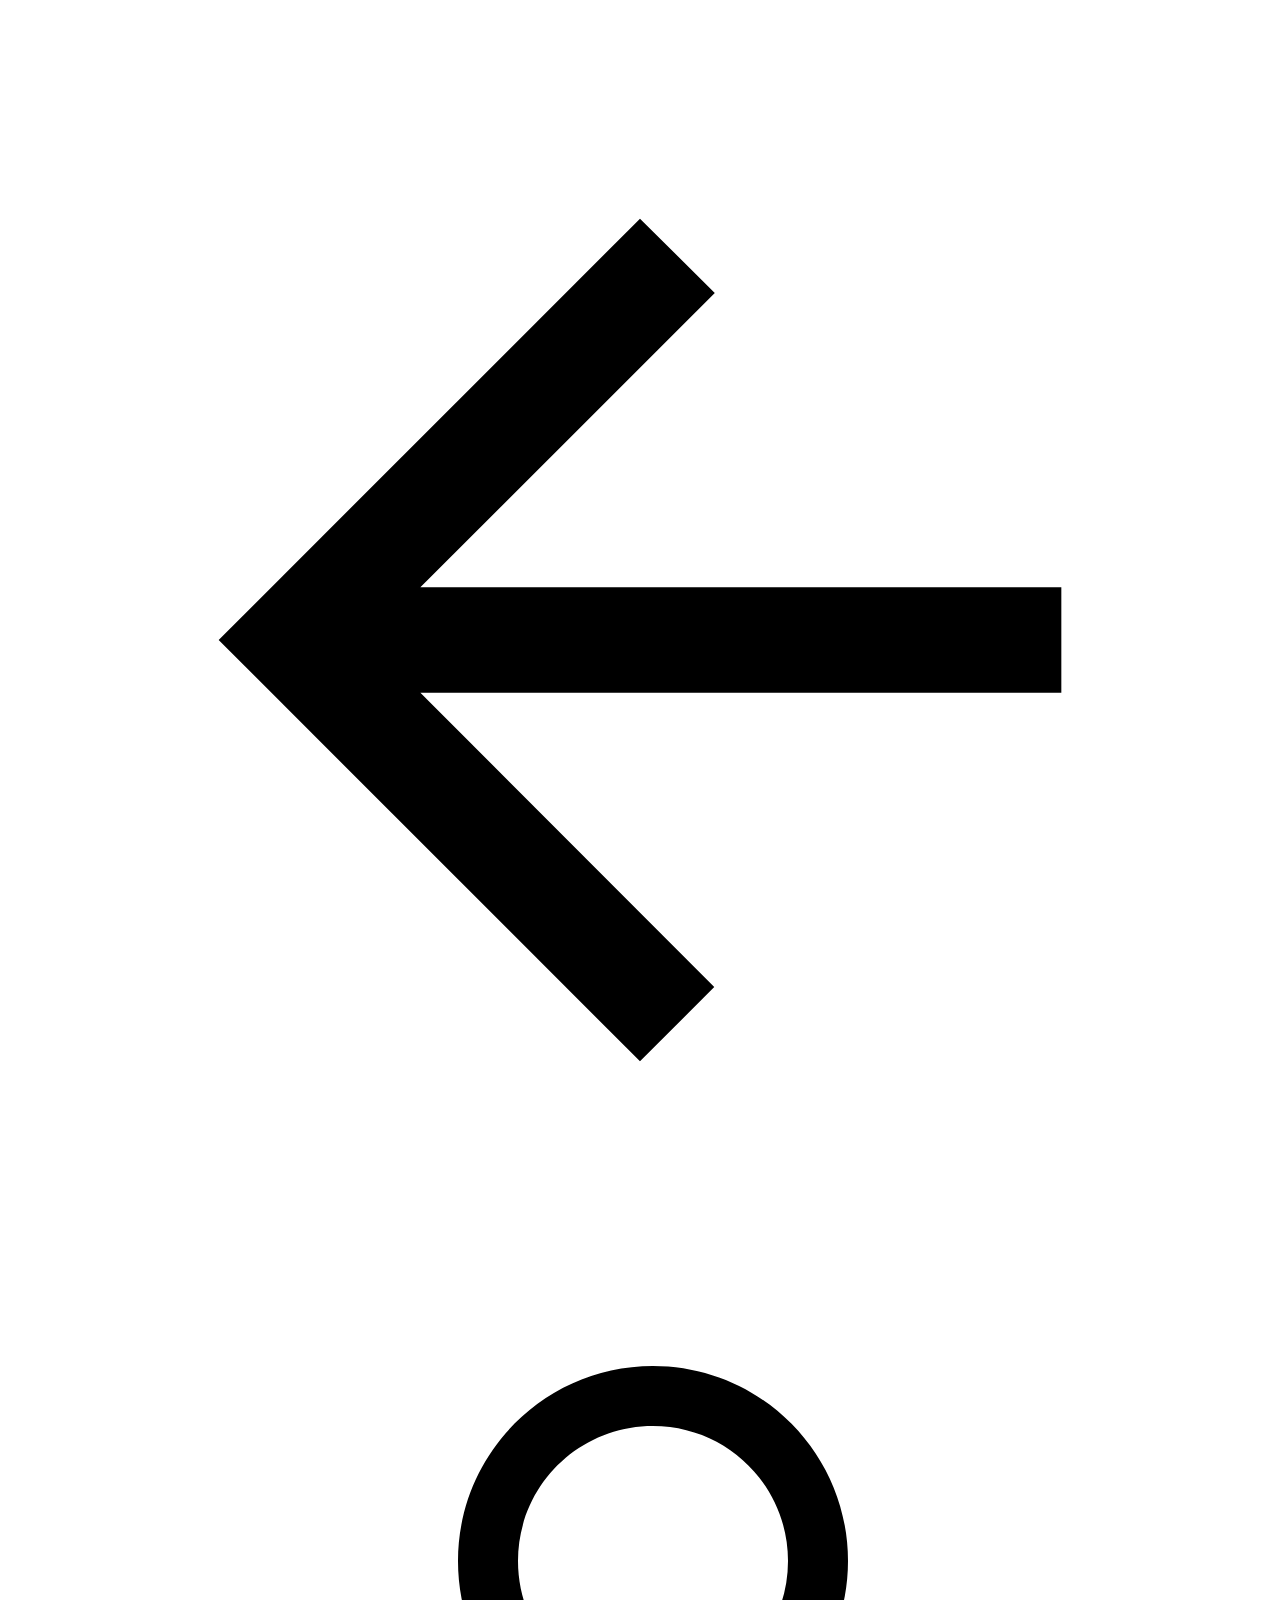
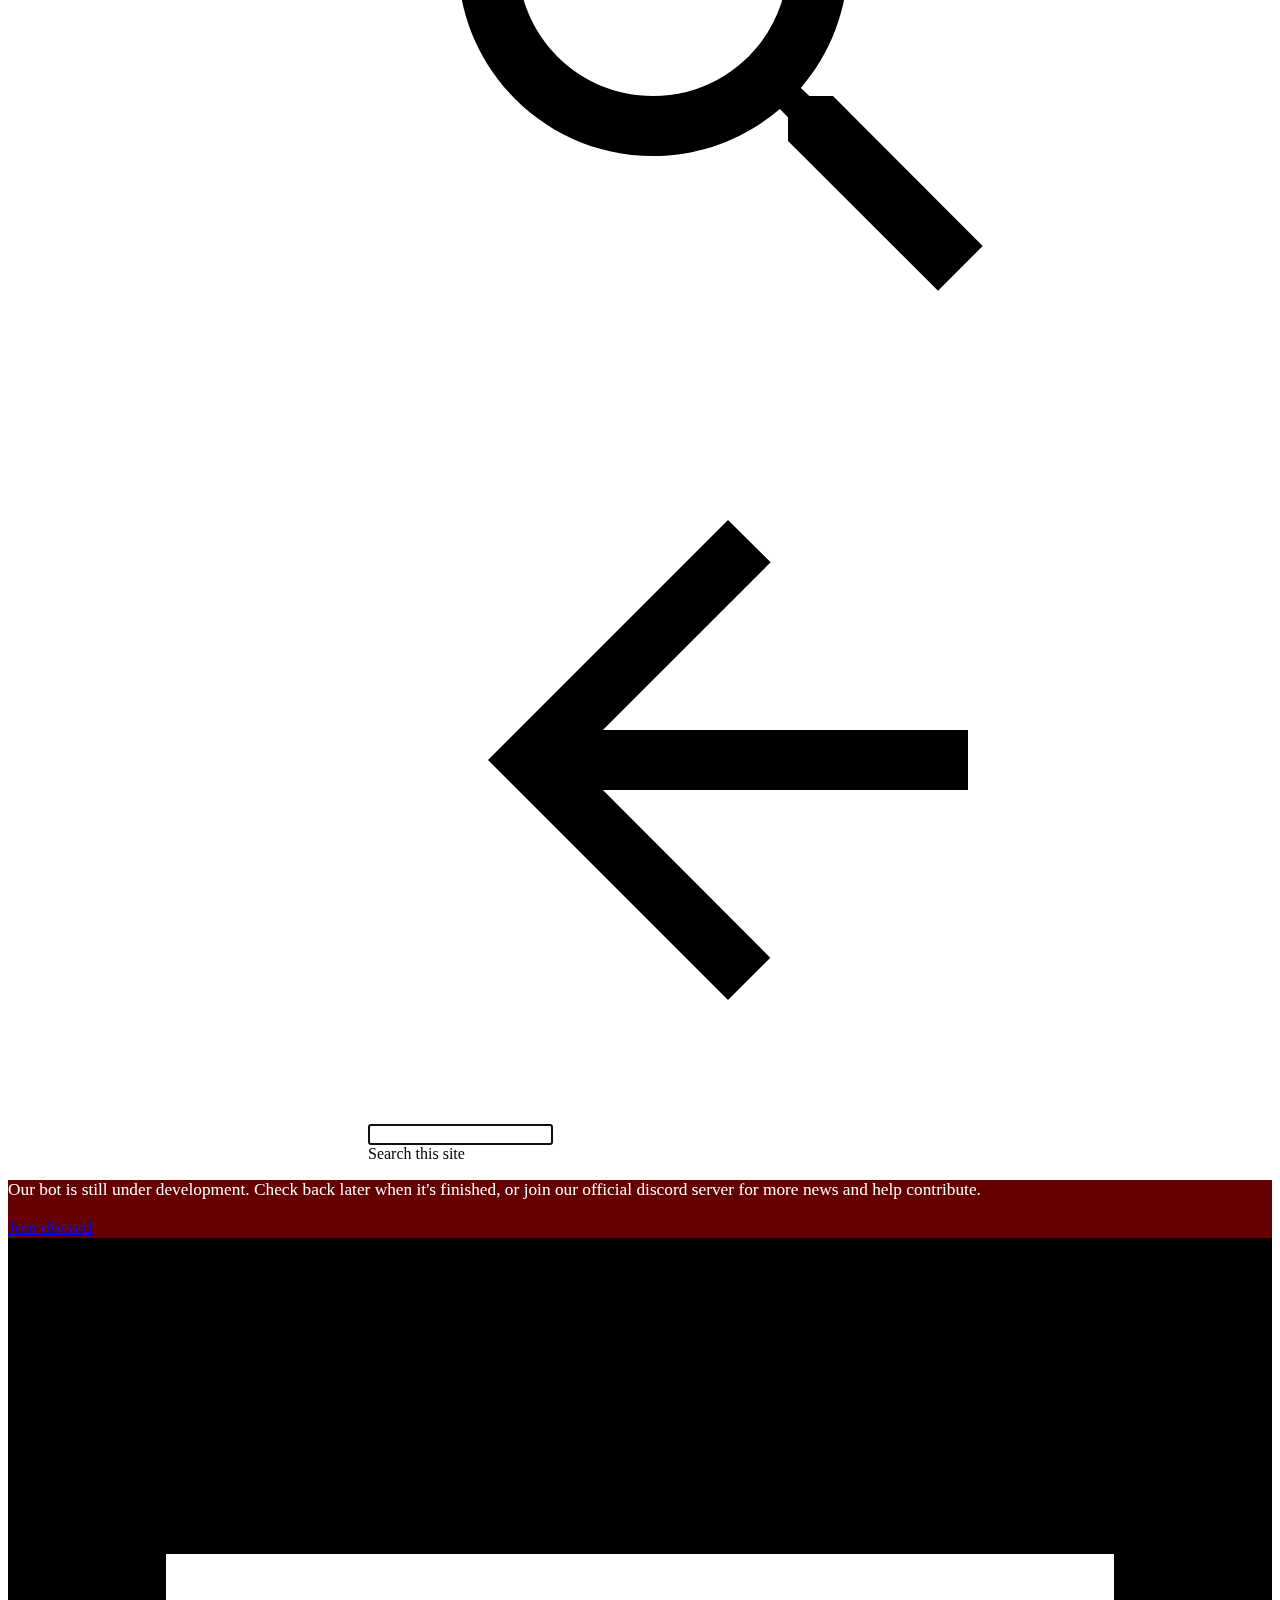
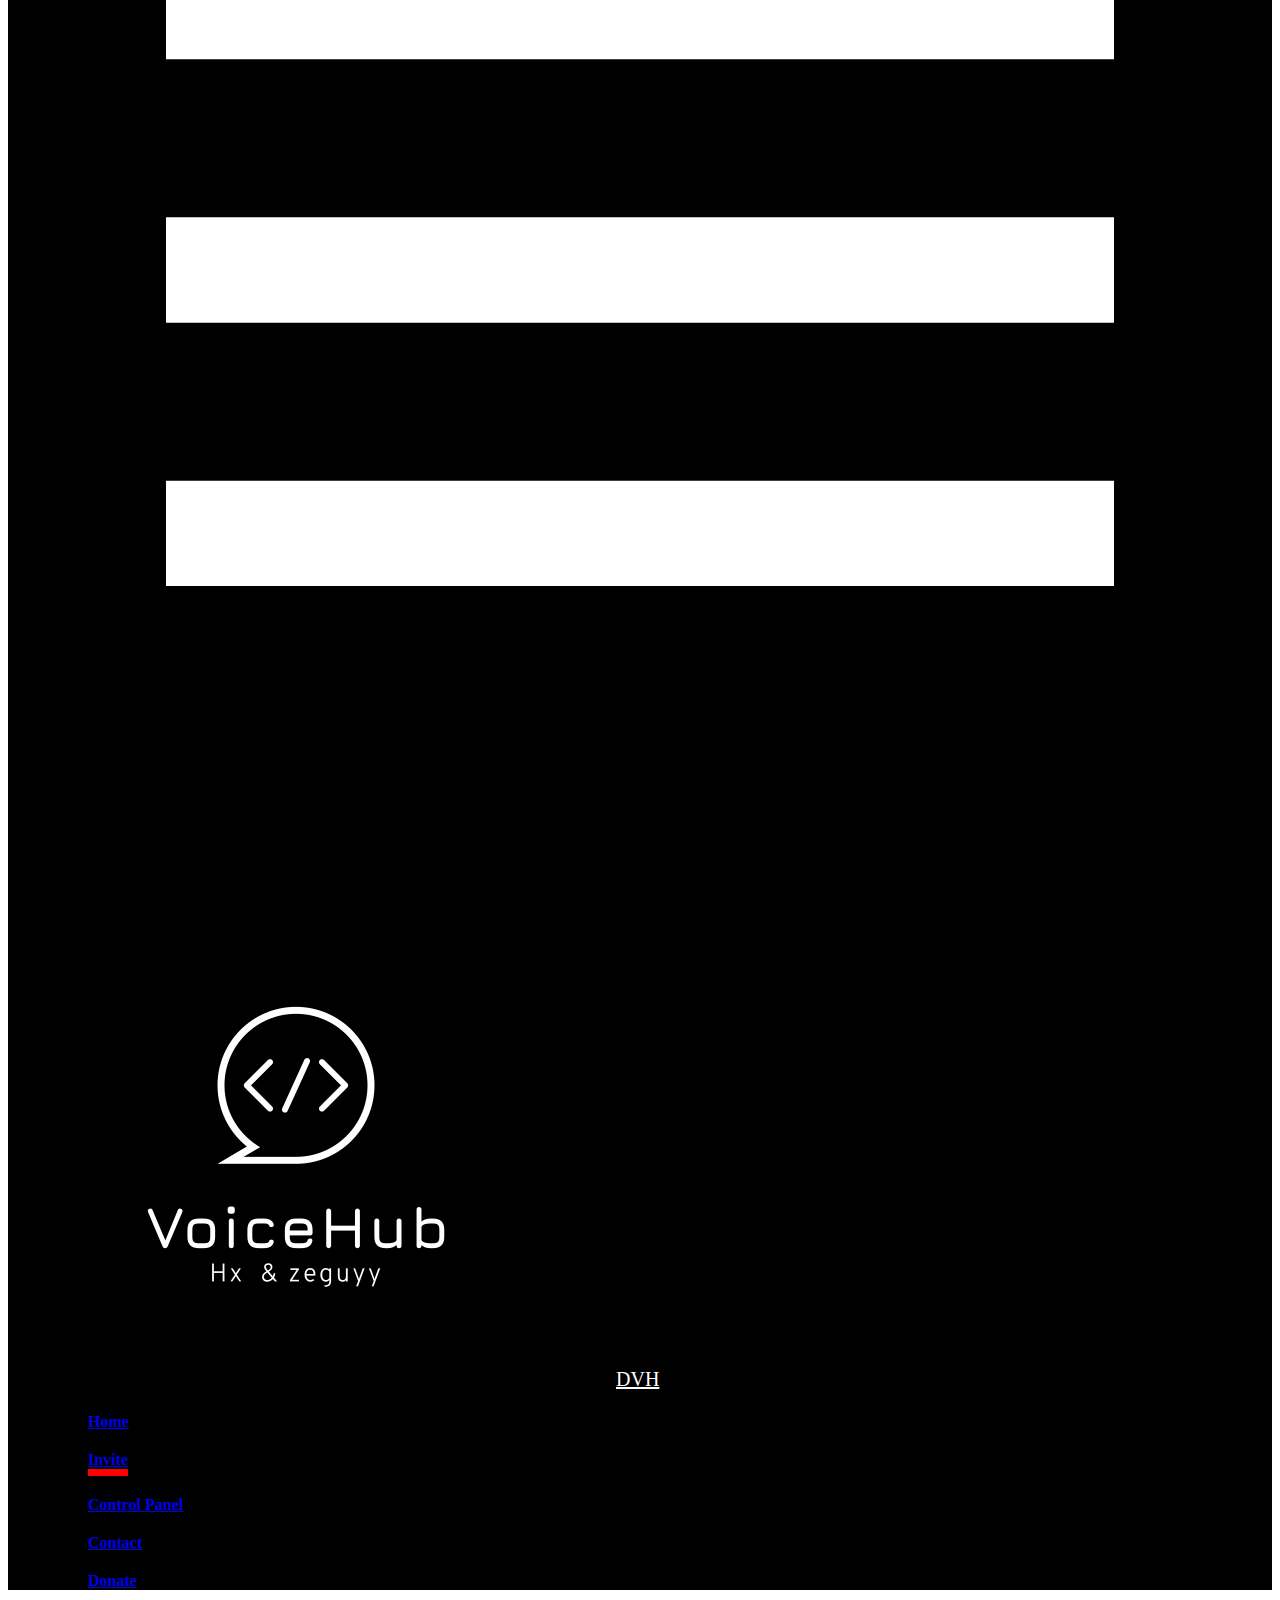
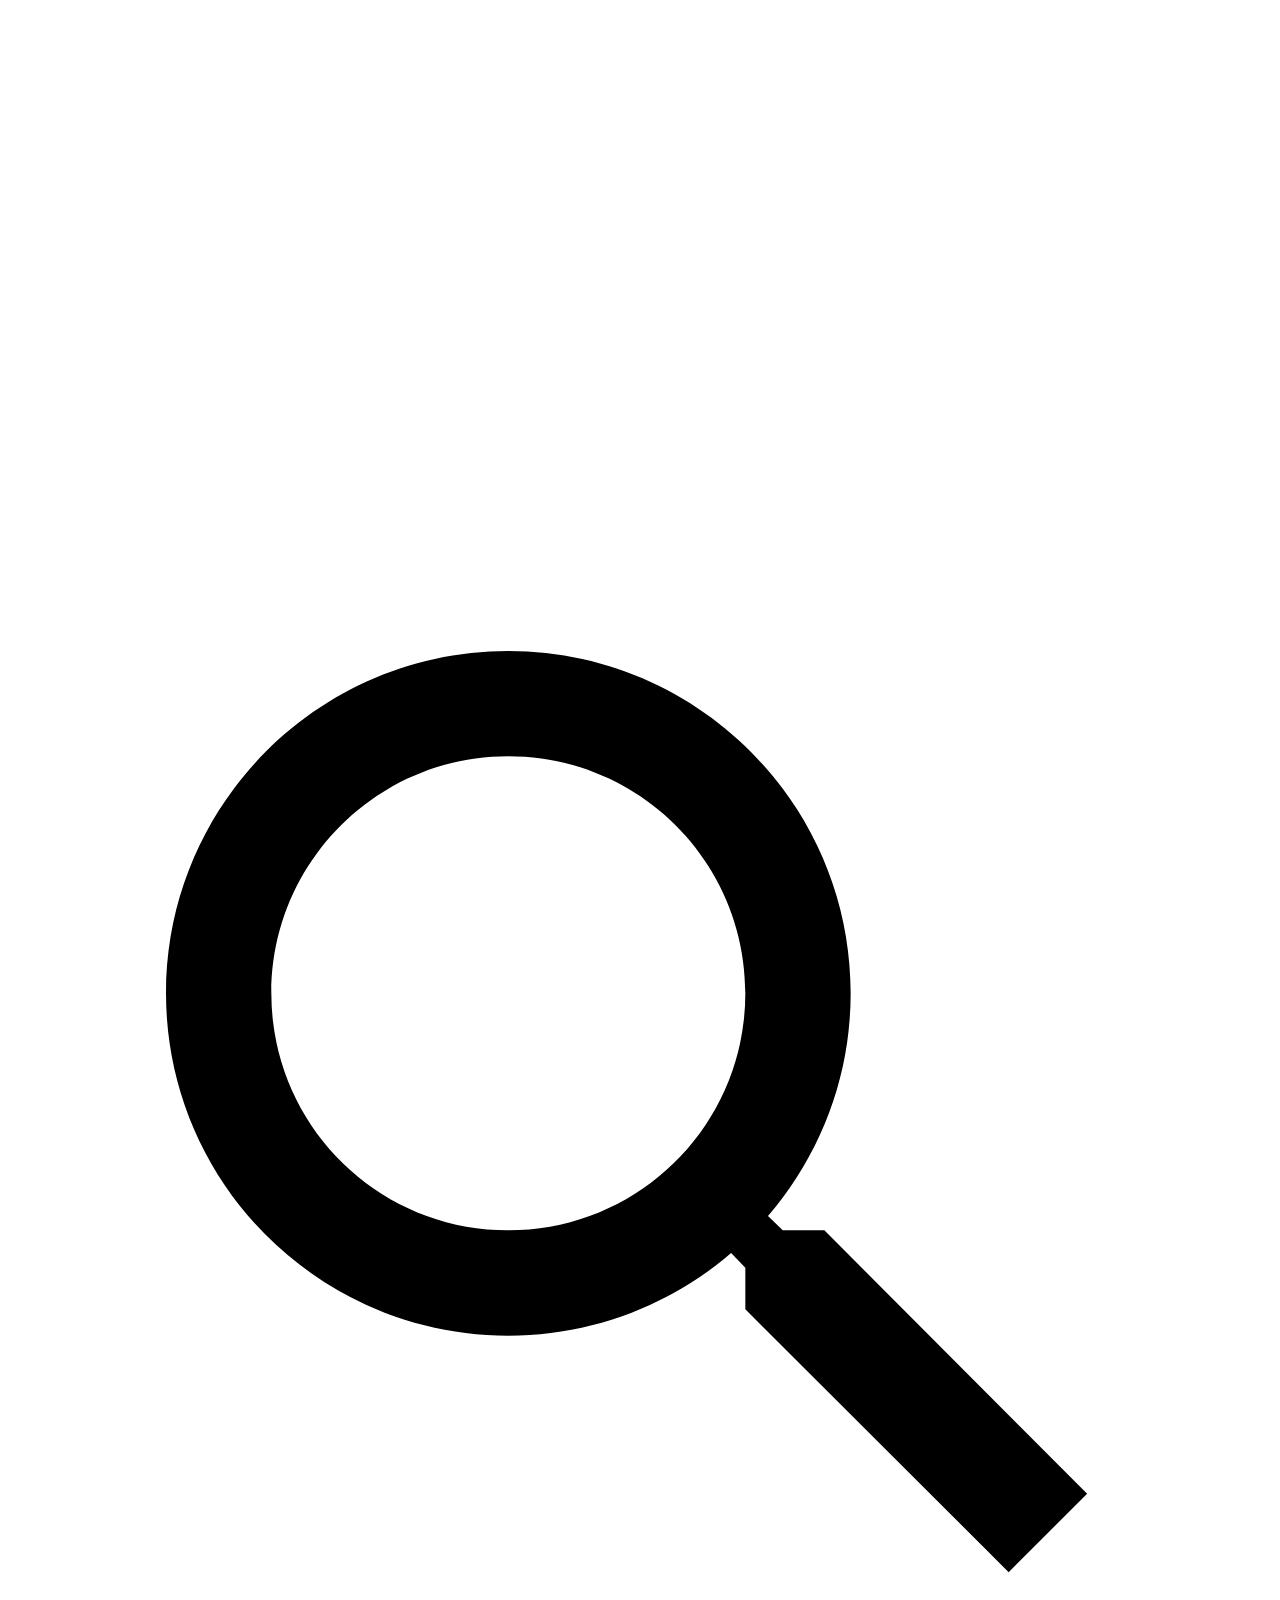
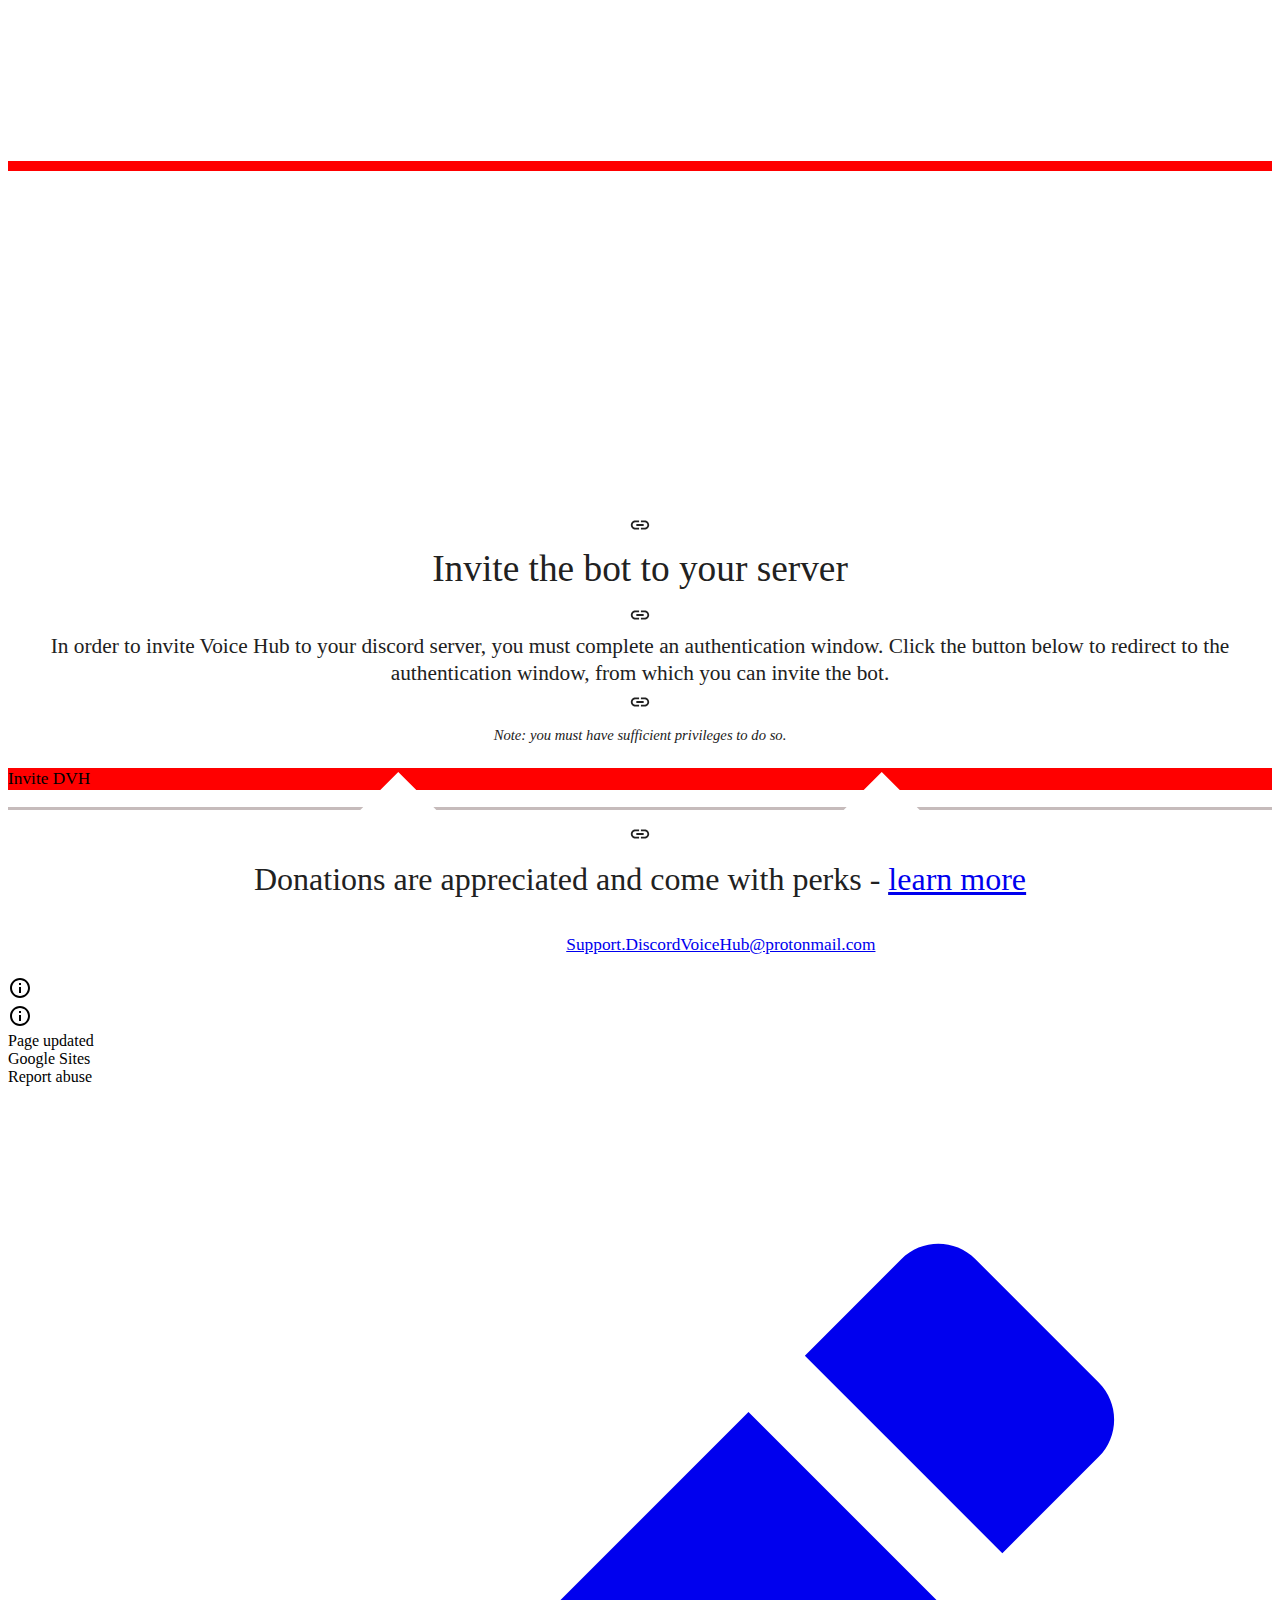
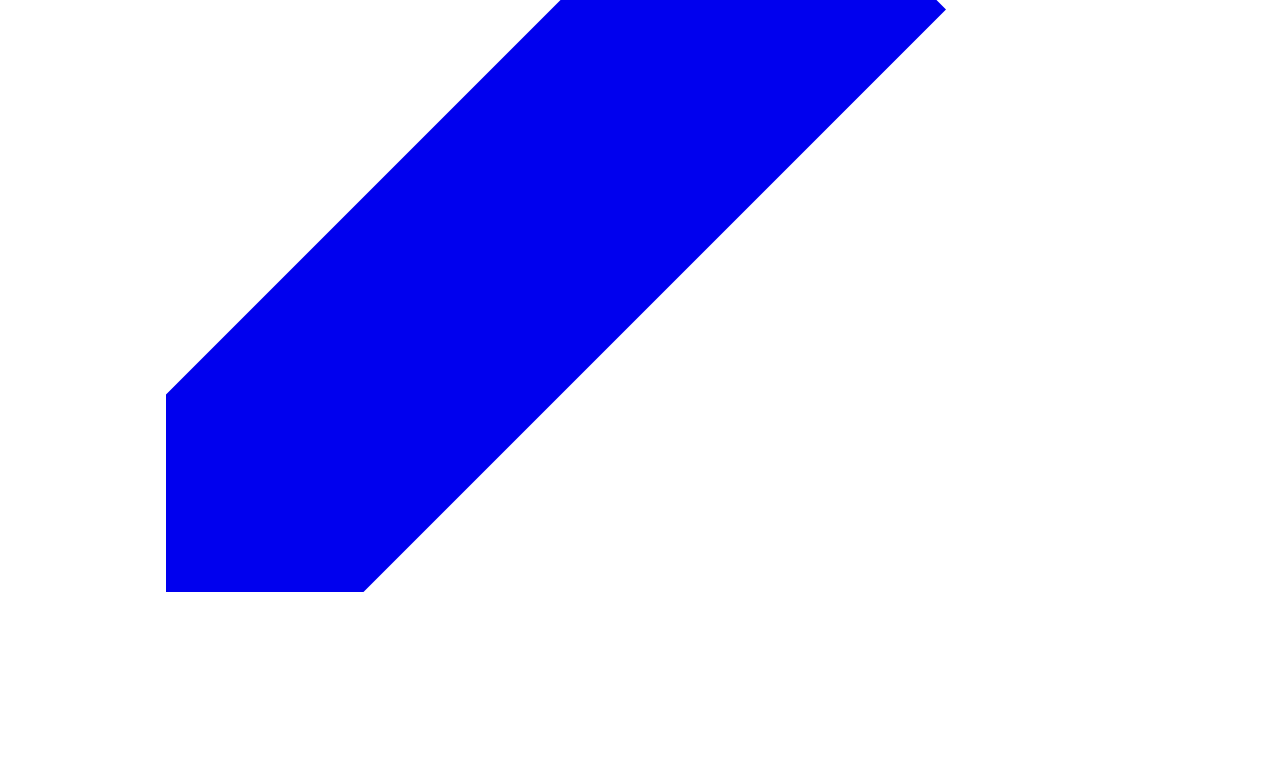
<file: Discord Voice Hub/DVH - Invite.html>
<!DOCTYPE html>
<!-- saved from url=(0054)https://sites.google.com/view/discord-voice-hub/invite -->
<html lang="en" itemscope="" itemtype="http://schema.org/WebPage"><head><meta http-equiv="Content-Type" content="text/html; charset=UTF-8"><script src="./DVH - Invite_files/cb=gapi.loaded_0" nonce="" async=""></script><script nonce="">var DOCS_timing={}; DOCS_timing['sl']=new Date().getTime();</script><script nonce="">function _DumpException(e) {throw e;}</script><script nonce="">_docs_flag_initialData={"atari-emtpr":false,"atari-efpe":false,"docs-sup":"","docs-eea":true,"docs-eldi":false,"docs-ecci":false,"docs-eeii":false,"docs-ipmmp":true,"docs-esi":false,"docs-liap":"/logImpressions","ilcm":{"eui":"AHKXmL0yDJfL8MIAcCO2q-DtA8UVDr6EzrYOyYlGut_dgN5SxQTnbakRS4p-xsU7iJ8rrrIfB0V8","je":1,"sstu":1638815146227000,"si":"CLftkpXmz_QCFYVZyAodzJgLqg","gsc":null,"ei":[14101502,5711808,5704621,5753006,5703839,5706836,5729664,5735806,5748029,5720060,14101530,14101306,5745792,5739802,5750552,5713207,5706832,5734571,5747265,5714628,5752694,5747741,5708870,5737337,5741775,14101510,5739897,5734954,5738509,5740814,5720925,5753329,5707711,5740908,5754229,5732942,14101534,5738529,5745622,5742462,5711993,5743124,5714550],"crc":0,"cvi":[]},"docs-ccdil":false,"docs-eil":true,"docs-eoi":false,"info_params":{"token":"AHL0AtIpA-6eyb9A6lNb1-PBxDr7Z3xM_g:1638815146181"},"atari-jefp":"/_/view/jserror","docs-jern":"view","atari-rhpp":"/_/view"}; _docs_flag_cek= null ; if (window['DOCS_timing']) {DOCS_timing['ifdld']=new Date().getTime();}</script><meta name="viewport" content="width=device-width, initial-scale=1, maximum-scale=1.0, user-scalable=no"><meta http-equiv="X-UA-Compatible" content="IE=edge"><meta name="referrer" content="strict-origin-when-cross-origin"><link rel="icon" href="https://lh4.googleusercontent.com/ZP_jYZPIGenp3IulgQkZv7OhdcufjwfRQ_xd57OARlD7SukPuwymobv82Y4iE7FcngoZq84UM1b1SrermJksdSIaj42q7E47gfetcLTCj2nI3spL"><meta name="robots" content="noindex"><meta property="og:title" content="DVH - Invite"><meta property="og:type" content="website"><meta property="og:url" content="https://sites.google.com/view/discord-voice-hub/invite"><meta property="og:description" content="
Invite the bot to your server"><meta itemprop="name" content="DVH - Invite"><meta itemprop="description" content="
Invite the bot to your server"><meta itemprop="url" content="https://sites.google.com/view/discord-voice-hub/invite"><meta itemprop="thumbnailUrl" content="https://lh4.googleusercontent.com/fAsTMnntO8DeRTdMmtvhqdvsBjOrh5mUV3YcbKqjaRprh9FL6gj_hR5PhHudg0Yqc1fIMUBkNVkF5Av4EiO6U_s=w16383"><meta itemprop="image" content="https://lh4.googleusercontent.com/fAsTMnntO8DeRTdMmtvhqdvsBjOrh5mUV3YcbKqjaRprh9FL6gj_hR5PhHudg0Yqc1fIMUBkNVkF5Av4EiO6U_s=w16383"><meta itemprop="imageUrl" content="https://lh4.googleusercontent.com/fAsTMnntO8DeRTdMmtvhqdvsBjOrh5mUV3YcbKqjaRprh9FL6gj_hR5PhHudg0Yqc1fIMUBkNVkF5Av4EiO6U_s=w16383"><meta property="og:image" content="https://lh4.googleusercontent.com/fAsTMnntO8DeRTdMmtvhqdvsBjOrh5mUV3YcbKqjaRprh9FL6gj_hR5PhHudg0Yqc1fIMUBkNVkF5Av4EiO6U_s=w16383"><link href="./DVH - Invite_files/css" rel="stylesheet" nonce=""><link href="./DVH - Invite_files/css(1)" rel="stylesheet" nonce=""><style nonce="">@media only screen and (max-width: 479px){.puwcIf{font-size: 20.0pt;}}@media only screen and (min-width: 480px) and (max-width: 767px){.puwcIf{font-size: 22.0pt;}}@media only screen and (min-width: 768px) and (max-width: 1279px){.puwcIf{font-size: 24.0pt;}}@media only screen and (min-width: 1280px){.puwcIf{font-size: 24.0pt;}}</style><link rel="stylesheet" href="./DVH - Invite_files/rs=AGEqA5mLV7QaXtKjOwXgAxC6XMtPbYqLMQ" nonce=""><title>DVH - Invite</title><style jsname="ptDGoc" nonce="">.ImnMyf{background-color: rgba(255,255,255,1); color: rgba(33,33,33,1);}.Vs12Bd{color: rgba(33,33,33,1);}.S5d9Rd{background-color: rgba(255,0,0,1); color: rgba(0,0,0,1);}.O13XJf{height: 340px;}.O13XJf .IFuOkc{background-image: url(https://ssl.gstatic.com/atari/images/level-header.png); background-color: rgba(255,0,0,1); background-position-y: center;}.O13XJf .IFuOkc:before{background-color: rgba(33,33,33,1); opacity: 0.5; display: block;}.O13XJf .zfr3Q{color: rgba(255,255,255,1);}.O13XJf .qnVSj{color: rgba(255,255,255,1);}.O13XJf .Glwbz{color: rgba(255,255,255,1);}.O13XJf .qLrapd{color: rgba(255,255,255,1);}.O13XJf .aHM7ed{color: rgba(255,255,255,1);}.O13XJf .NHD4Gf{color: rgba(255,255,255,1);}.O13XJf .QmpIrf{background-color: rgba(255,255,255,1); border-color: rgba(255,255,255,1); color: rgba(0,0,0,1); font-family: Roboto; font-size: 13pt; line-height: 22px;}@media only screen and (max-width: 479px){.O13XJf .QmpIrf{font-size: 13pt;}}@media only screen and (min-width: 480px) and (max-width: 767px){.O13XJf .QmpIrf{font-size: 13pt;}}@media only screen and (max-width: 479px){.O13XJf{height: 250px;}}.SBrW1{height: 430px; padding-bottom: 120px; padding-top: 120px;}.Wew9ke{fill: rgba(255,255,255,1);}.fOU46b .YSH9J{color: rgba(255,255,255,1);}.fOU46b .KJll8d{background-color: rgba(255,255,255,1);}.fOU46b .Mz8gvb{color: rgba(255,255,255,1);}.fOU46b .G8QRnc .Mz8gvb{color: rgba(33,33,33,1);}.fOU46b .G8QRnc .YSH9J{color: rgba(33,33,33,1);}.fOU46b .G8QRnc .KJll8d{background-color: rgba(33,33,33,1);}.fOU46b .usN8rf .YSH9J{color: rgba(33,33,33,1);}.fOU46b .usN8rf .KJll8d{background-color: rgba(33,33,33,1);}.fOU46b .usN8rf .Mz8gvb{color: rgba(33,33,33,1);}.fOU46b .aCIEDd .YSH9J{color: rgba(33,33,33,1);}.fOU46b .aCIEDd .KJll8d{background-color: rgba(33,33,33,1);}.fOU46b .aCIEDd .Mz8gvb{color: rgba(33,33,33,1);}.fOU46b .a3ETed .YSH9J{color: rgba(0,0,0,1);}.fOU46b .a3ETed .KJll8d{background-color: rgba(0,0,0,1);}.fOU46b .a3ETed .M9vuGd{border-bottom-color: rgba(211,211,211,1);}.fOU46b .a3ETed .Mz8gvb{color: rgba(0,0,0,1);}.fOU46b .zDUgLc{opacity: 0;}.fOU46b .LBrwzc .zDUgLc{opacity: 1; border-bottom-style: none;}.fOU46b .GBy4H .zDUgLc{opacity: 1;}@media only screen and (min-width: 1280px){.XeSM4.b2Iqye.fOU46b .LBrwzc .iWs3gf{color: rgba(255,255,255,1);}}@media only screen and (min-width: 1280px){.KuNac.b2Iqye.fOU46b .GBy4H .iWs3gf{color: rgba(33,33,33,1);}}@media only screen and (min-width: 1280px){.KuNac.G9Qloe.fOU46b .GBy4H .iWs3gf{color: rgba(255,255,255,1);}}@media only screen and (min-width: 1280px){.XeSM4.G9Qloe.fOU46b .LBrwzc .iWs3gf{color: rgba(33,33,33,1);}}.LBrwzc .YSH9J{color: rgba(33,33,33,1);}.LBrwzc .oNsfjf{color: rgba(33,33,33,1);}.LBrwzc .KJll8d{background-color: rgba(33,33,33,1);}.LBrwzc .YTv4We.chg4Jd:focus:before{border-color: rgba(33,33,33,1); display: block;}.LBrwzc .Mz8gvb{color: rgba(33,33,33,1);}.LBrwzc .wgxiMe{background-color: rgba(255,255,255,1);}.LBrwzc .zDUgLc{border-bottom-color: rgba(204,204,204,1); border-bottom-width: 1px; border-bottom-style: solid;}.GBy4H .wgxiMe{background-color: rgba(0,0,0,1);}.JzO0Vc{background-color: rgba(79,71,78,1);}.M63kCb{background-color: rgba(241,228,228,1);}.zfr3Q{font-family: Roboto; color: rgba(33,33,33,1); font-size: 13pt; line-height: 1.55; margin-top: 14px;}.qnVSj{color: rgba(33,33,33,1);}.Glwbz{color: rgba(33,33,33,1);}.qLrapd{color: rgba(33,33,33,1);}.aHM7ed{color: rgba(33,33,33,1);}.NHD4Gf{color: rgba(33,33,33,1);}.zfr3Q .OUGEr{color: rgba(33,33,33,1);}.dhtgD{text-decoration: none; border-bottom-style: solid; border-bottom-width: 1px; font-weight: 700;}.dhtgD:hover{border-bottom-color: rgba(255,0,0,1); border-bottom-style: solid; border-bottom-width: 1px;}.lQAHbd .dhtgD:visited{border-bottom-color: rgba(241,228,228,1);}.lQAHbd .dhtgD:hover{border-bottom-color: rgba(33,33,33,1);}.dhtgD:active{border-bottom-color: rgba(255,0,0,1); border-bottom-style: solid; border-bottom-width: 1px;}.dhtgD:visited{border-bottom-color: rgba(255,0,0,1); border-bottom-style: solid; border-bottom-width: 1px;}.duRjpb{font-family: Roboto; font-size: 37pt; line-height: 1.25; font-weight: 100; margin-top: 20px;}.Ap4VC{margin-bottom: -20px;}.JYVBee{font-family: Roboto; font-size: 28pt; line-height: 1.21; font-weight: 100; margin-top: 20px;}.CobnVe{margin-bottom: -20px;}.OmQG5e{font-family: Roboto; font-size: 16pt; line-height: 1.27; margin-top: 18px; font-weight: 300;}.GV3q8e{margin-bottom: -18px;}.TMjjoe{font-family: Roboto; font-size: 9pt; line-height: 1.2; margin-top: 0px;}.Zjiec{font-family: Roboto; font-weight: 300; font-size: 15pt; line-height: 1.4; margin-top: 48px; margin-left: 48px; margin-bottom: 62px; margin-right: 32px;}.XMyrgf{margin-top: 48px; margin-left: 48px; margin-bottom: 0px; margin-right: 32px;}.PsKE7e{font-family: Roboto; font-weight: 700; font-size: 12pt; padding-left: 10px; padding-right: 10px;}.lhZOrc{font-weight: 700;}.lhZOrc .hDrhEe{border-bottom-width: 7px; border-bottom-color: rgba(255,0,0,1); border-bottom-style: solid;}.TlfmSc{font-family: Roboto; font-weight: 300; font-size: 15pt; line-height: 1.4;}.zDUgLc{background-color: rgba(79,71,78,1); opacity: 1;}.baZpAe{background-color: rgba(255,255,255,1);}.N0neUc{background-color: rgba(255,255,255,0);}.ySLm4c{background-color: rgba(255,255,255,0); font-family: Roboto;}.OWlOyc{background-color: rgba(255,255,255,0);}.iwQgFb{background-color: rgba(198,187,187,1); height: 3px; margin-top: 8px;}.CbiMKe{background-color: rgba(255,0,0,1);}.QmpIrf{background-color: rgba(255,0,0,1); border-color: rgba(255,0,0,1); color: rgba(0,0,0,1); font-family: Roboto; font-size: 13pt; line-height: 22px;}.LRAOtb{background-color: rgba(255,255,255,1);}.qeLZfd .zfr3Q{color: rgba(33,33,33,1);}.qeLZfd .zfr3Q .OUGEr{color: rgba(33,33,33,1);}.qeLZfd .qnVSj{color: rgba(33,33,33,1);}.qeLZfd .Glwbz{color: rgba(33,33,33,1);}.qeLZfd .qLrapd{color: rgba(33,33,33,1);}.qeLZfd .aHM7ed{color: rgba(33,33,33,1);}.qeLZfd .NHD4Gf{color: rgba(33,33,33,1);}.qeLZfd .LRAOtb{background-color: transparent;}.qeLZfd .baZpAe{background-color: transparent;}.qeLZfd .iwQgFb{background-color: rgba(198,187,187,1);}.lQAHbd:before{background-color: rgba(255,0,0,1); display: block;}.lQAHbd .zfr3Q{color: rgba(0,0,0,1);}.lQAHbd .zfr3Q .OUGEr{color: rgba(0,0,0,1);}.lQAHbd .qnVSj{color: rgba(0,0,0,1);}.lQAHbd .Glwbz{color: rgba(0,0,0,1);}.lQAHbd .qLrapd{color: rgba(0,0,0,1);}.lQAHbd .aHM7ed{color: rgba(0,0,0,1);}.lQAHbd .NHD4Gf{color: rgba(0,0,0,1);}.lQAHbd .LRAOtb{background-color: transparent;}.lQAHbd .baZpAe{background-color: transparent;}.lQAHbd .iwQgFb{background-color: rgba(255,114,114,1);}.lQAHbd .QmpIrf{background-color: rgba(255,255,255,1); border-color: rgba(255,255,255,1); color: rgba(0,0,0,1); font-family: Roboto; font-size: 13pt; line-height: 22px;}.lQAHbd .CbiMKe{background-color: rgba(255,255,255,1);}@media only screen and (max-width: 479px){.lQAHbd .QmpIrf{font-size: 13pt;}}@media only screen and (min-width: 480px) and (max-width: 767px){.lQAHbd .QmpIrf{font-size: 13pt;}}.LB7kq .IFuOkc{border-bottom-color: rgba(255,0,0,1); border-bottom-width: 10px; border-bottom-style: solid;}.LB7kq .duRjpb{font-size: 63pt; line-height: 1.25; margin-bottom: 19px;}@media only screen and (max-width: 479px){.LB7kq .duRjpb{font-size: 41pt;}}@media only screen and (min-width: 480px) and (max-width: 767px){.LB7kq .duRjpb{font-size: 53pt;}}.gk8rDe .duRjpb{font-size: 48pt;}.LB7kq.gk8rDe .zfr3Q{color: rgba(0,0,0,1);}@media only screen and (max-width: 479px){.gk8rDe .duRjpb{font-size: 32pt;}}@media only screen and (min-width: 480px) and (max-width: 767px){.gk8rDe .duRjpb{font-size: 41pt;}}.LB7kq .baZpAe{background-color: transparent;}.LB7kq .JYVBee{font-size: 28pt; line-height: 1.18;}@media only screen and (max-width: 479px){.LB7kq .JYVBee{font-size: 21pt;}}@media only screen and (min-width: 480px) and (max-width: 767px){.LB7kq .JYVBee{font-size: 25pt;}}.cJgDec .baZpAe{background-color: transparent;}.cJgDec .baZpAe .OUGEr{color: rgba(255,255,255,1);}.cJgDec .baZpAe .LRAOtb{background-color: transparent;}.cJgDec .zfr3Q{color: rgba(255,255,255,1);}.cJgDec .qnVSj{color: rgba(255,255,255,1);}.cJgDec .Glwbz{color: rgba(255,255,255,1);}.cJgDec .qLrapd{color: rgba(255,255,255,1);}.cJgDec .aHM7ed{color: rgba(255,255,255,1);}.cJgDec .NHD4Gf{color: rgba(255,255,255,1);}.cJgDec .IFuOkc:before{background-color: rgba(33,33,33,1); opacity: 0.5; display: block;}.cJgDec .QmpIrf{background-color: rgba(255,255,255,1); border-color: rgba(255,255,255,1); color: rgba(0,0,0,1); font-family: Roboto; font-size: 13pt; line-height: 22px;}@media only screen and (max-width: 479px){.cJgDec .QmpIrf{font-size: 13pt;}}@media only screen and (min-width: 480px) and (max-width: 767px){.cJgDec .QmpIrf{font-size: 13pt;}}.tpmmCb .baZpAe{background-color: transparent;}.tpmmCb .baZpAe .OUGEr{color: rgba(0,0,0,1);}.tpmmCb .baZpAe .LRAOtb{background-color: transparent;}.tpmmCb .zfr3Q{color: rgba(0,0,0,1);}.tpmmCb .qnVSj{color: rgba(0,0,0,1);}.tpmmCb .Glwbz{color: rgba(0,0,0,1);}.tpmmCb .qLrapd{color: rgba(0,0,0,1);}.tpmmCb .aHM7ed{color: rgba(0,0,0,1);}.tpmmCb .NHD4Gf{color: rgba(0,0,0,1);}.tpmmCb .IFuOkc:before{background-color: rgba(255,255,255,1); display: block;}.tpmmCb .Wew9ke{fill: rgba(0,0,0,1);}.tpmmCb .QmpIrf{background-color: rgba(255,255,255,1); border-color: rgba(255,255,255,1); color: rgba(0,0,0,1); font-family: Roboto; font-size: 13pt; line-height: 22px;}@media only screen and (max-width: 479px){.tpmmCb .QmpIrf{font-size: 13pt;}}@media only screen and (min-width: 480px) and (max-width: 767px){.tpmmCb .QmpIrf{font-size: 13pt;}}.gk8rDe{padding-top: 60px;}.gk8rDe .QmpIrf{background-color: rgba(255,0,0,1); border-color: rgba(255,0,0,1); color: rgba(0,0,0,1); font-family: Roboto; font-size: 13pt; line-height: 22px;}@media only screen and (max-width: 479px){.gk8rDe .QmpIrf{font-size: 13pt;}}@media only screen and (min-width: 480px) and (max-width: 767px){.gk8rDe .QmpIrf{font-size: 13pt;}}@media only screen and (max-width: 479px){.gk8rDe{padding-top: 32px; padding-bottom: 32px;}}.YSH9J{color: rgba(255,255,255,1);}.oNsfjf{color: rgba(255,255,255,1);}.wgxiMe{background-color: rgba(79,71,78,1);}.qV4dIc{border-bottom-color: rgba(255,255,255,0); border-bottom-style: solid; border-bottom-width: 8px; padding-top: 14px; padding-bottom: 6px; padding-left: 2px; padding-right: 2px; margin-left: 10px; margin-right: 10px;}.jgXgSe{line-height: 28px;}.u5fiyc{line-height: 28px;}.M9vuGd{border-bottom-color: rgba(255,0,0,1);}.eWDljc{background-color: rgba(79,71,78,1); padding-bottom: 28px;}.IKA38e{padding-left: 36px; margin-top: 20px;}.hDrhEe{font-family: Roboto; margin-left: 12px; margin-right: 12px; padding-left: 0px; display: inline-block; max-width: 90%;}.baH5ib .hDrhEe{margin-left: 4px; padding-left: 0px;}.PsKE7e:hover{opacity: 0.6;}.BFDQOb:hover{opacity: 0.6;}.QcmuFb{padding-left: 20px;}.vDPrib{padding-left: 40px;}.TBDXjd{padding-left: 60px;}.bYeK8e{padding-left: 80px;}.CuqSDe{padding-left: 100px;}.Havqpe{padding-left: 120px;}.JvDrRe{padding-left: 140px;}.o5lrIf{padding-left: 160px;}.yOJW7c{padding-left: 180px;}.rB8cye{padding-left: 200px;}.RuayVd{padding-right: 20px;}.YzcKX{padding-right: 40px;}.reTV0b{padding-right: 60px;}.vSYeUc{padding-right: 80px;}.PxtZIe{padding-right: 100px;}.ahQMed{padding-right: 120px;}.rzhcXb{padding-right: 140px;}.PBhj0b{padding-right: 160px;}.TlN46c{padding-right: 180px;}.GEdNnc{padding-right: 200px;}.xkUom{border-color: rgba(33,33,33,1); color: rgba(33,33,33,1); font-family: Roboto; font-size: 13pt; line-height: 22px;}.xkUom:hover{background-color: rgba(33,33,33,0.1000000015); font-size: 13pt; line-height: 22px;}.KjwKmc{color: rgba(33,33,33,1); font-family: Roboto; font-size: 13pt; line-height: 22px;}.KjwKmc:hover{background-color: rgba(33,33,33,0.1000000015); font-size: 13pt; line-height: 22px;}.lQAHbd .xkUom{border-color: rgba(0,0,0,1); color: rgba(0,0,0,1); font-family: Roboto; font-size: 13pt; line-height: 22px;}.lQAHbd .xkUom:hover{background-color: rgba(255,255,255,0.1000000015);}.lQAHbd .KjwKmc{color: rgba(0,0,0,1); font-family: Roboto; font-size: 13pt; line-height: 22px;}.lQAHbd .KjwKmc:hover{background-color: rgba(255,255,255,0.1000000015);}@media only screen and (max-width: 479px){.lQAHbd .xkUom{font-size: 13pt;}}@media only screen and (min-width: 480px) and (max-width: 767px){.lQAHbd .xkUom{font-size: 13pt;}}@media only screen and (max-width: 479px){.lQAHbd .KjwKmc{font-size: 13pt;}}@media only screen and (min-width: 480px) and (max-width: 767px){.lQAHbd .KjwKmc{font-size: 13pt;}}.cJgDec .xkUom{border-color: rgba(255,255,255,1); color: rgba(255,255,255,1); font-family: Roboto; font-size: 13pt; line-height: 22px;}.cJgDec .xkUom:hover{background-color: rgba(255,255,255,0.1000000015);}.cJgDec .KjwKmc{color: rgba(255,255,255,1); font-family: Roboto; font-size: 13pt; line-height: 22px;}.cJgDec .KjwKmc:hover{background-color: rgba(255,255,255,0.1000000015);}@media only screen and (max-width: 479px){.cJgDec .xkUom{font-size: 13pt;}}@media only screen and (min-width: 480px) and (max-width: 767px){.cJgDec .xkUom{font-size: 13pt;}}@media only screen and (max-width: 479px){.cJgDec .KjwKmc{font-size: 13pt;}}@media only screen and (min-width: 480px) and (max-width: 767px){.cJgDec .KjwKmc{font-size: 13pt;}}.tpmmCb .xkUom{border-color: rgba(0,0,0,1); color: rgba(0,0,0,1); font-family: Roboto; font-size: 13pt; line-height: 22px;}.tpmmCb .xkUom:hover{background-color: rgba(33,33,33,0.1000000015);}.tpmmCb .KjwKmc{color: rgba(0,0,0,1); font-family: Roboto; font-size: 13pt; line-height: 22px;}.tpmmCb .KjwKmc:hover{background-color: rgba(33,33,33,0.1000000015);}@media only screen and (max-width: 479px){.tpmmCb .xkUom{font-size: 13pt;}}@media only screen and (min-width: 480px) and (max-width: 767px){.tpmmCb .xkUom{font-size: 13pt;}}@media only screen and (max-width: 479px){.tpmmCb .KjwKmc{font-size: 13pt;}}@media only screen and (min-width: 480px) and (max-width: 767px){.tpmmCb .KjwKmc{font-size: 13pt;}}.gk8rDe .xkUom{border-color: rgba(33,33,33,1); color: rgba(33,33,33,1); font-family: Roboto; font-size: 13pt; line-height: 22px;}.gk8rDe .xkUom:hover{background-color: rgba(33,33,33,0.1000000015);}.gk8rDe .KjwKmc{color: rgba(33,33,33,1); font-family: Roboto; font-size: 13pt; line-height: 22px;}.gk8rDe .KjwKmc:hover{background-color: rgba(33,33,33,0.1000000015);}@media only screen and (max-width: 479px){.gk8rDe .xkUom{font-size: 13pt;}}@media only screen and (min-width: 480px) and (max-width: 767px){.gk8rDe .xkUom{font-size: 13pt;}}@media only screen and (max-width: 479px){.gk8rDe .KjwKmc{font-size: 13pt;}}@media only screen and (min-width: 480px) and (max-width: 767px){.gk8rDe .KjwKmc{font-size: 13pt;}}.O13XJf .xkUom{border-color: rgba(255,255,255,1); color: rgba(255,255,255,1); font-family: Roboto; font-size: 13pt; line-height: 22px;}.O13XJf .xkUom:hover{background-color: rgba(255,255,255,0.1000000015);}.O13XJf .KjwKmc{color: rgba(255,255,255,1); font-family: Roboto; font-size: 13pt; line-height: 22px;}.O13XJf .KjwKmc:hover{background-color: rgba(255,255,255,0.1000000015);}@media only screen and (max-width: 479px){.O13XJf .xkUom{font-size: 13pt;}}@media only screen and (min-width: 480px) and (max-width: 767px){.O13XJf .xkUom{font-size: 13pt;}}@media only screen and (max-width: 479px){.O13XJf .KjwKmc{font-size: 13pt;}}@media only screen and (min-width: 480px) and (max-width: 767px){.O13XJf .KjwKmc{font-size: 13pt;}}.Y4CpGd{font-family: Roboto; font-size: 13pt;}.CMArNe{background-color: rgba(241,228,228,1);}@media only screen and (max-width: 479px){.duRjpb{font-size: 26pt;}}@media only screen and (min-width: 480px) and (max-width: 767px){.duRjpb{font-size: 32pt;}}@media only screen and (max-width: 479px){.JYVBee{font-size: 21pt;}}@media only screen and (min-width: 480px) and (max-width: 767px){.JYVBee{font-size: 25pt;}}@media only screen and (max-width: 479px){.OmQG5e{font-size: 15pt;}}@media only screen and (min-width: 480px) and (max-width: 767px){.OmQG5e{font-size: 15pt;}}@media only screen and (max-width: 479px){.TMjjoe{font-size: 9pt;}}@media only screen and (min-width: 480px) and (max-width: 767px){.TMjjoe{font-size: 9pt;}}@media only screen and (max-width: 479px){.Zjiec{font-size: 14pt;}}@media only screen and (min-width: 480px) and (max-width: 767px){.Zjiec{font-size: 15pt;}}@media only screen and (max-width: 479px){.PsKE7e{font-size: 12pt;}}@media only screen and (min-width: 480px) and (max-width: 767px){.PsKE7e{font-size: 12pt;}}@media only screen and (max-width: 479px){.TlfmSc{font-size: 14pt;}}@media only screen and (min-width: 480px) and (max-width: 767px){.TlfmSc{font-size: 15pt;}}@media only screen and (max-width: 479px){.QmpIrf{font-size: 13pt;}}@media only screen and (min-width: 480px) and (max-width: 767px){.QmpIrf{font-size: 13pt;}}@media only screen and (max-width: 479px){.xkUom{font-size: 13pt;}}@media only screen and (min-width: 480px) and (max-width: 767px){.xkUom{font-size: 13pt;}}@media only screen and (max-width: 479px){.xkUom:hover{font-size: 13pt;}}@media only screen and (min-width: 480px) and (max-width: 767px){.xkUom:hover{font-size: 13pt;}}@media only screen and (max-width: 479px){.KjwKmc{font-size: 13pt;}}@media only screen and (min-width: 480px) and (max-width: 767px){.KjwKmc{font-size: 13pt;}}@media only screen and (max-width: 479px){.KjwKmc:hover{font-size: 13pt;}}@media only screen and (min-width: 480px) and (max-width: 767px){.KjwKmc:hover{font-size: 13pt;}}section[id="h.15be0192fa3ef523_183"] .IFuOkc:before{opacity: 0.0;}section[id="h.3d4102189198f89f_151"] .IFuOkc:before{opacity: 0.0;}</style><script nonce="">_at_config = [null,"AIzaSyChg3MFqzdi1P5J-YvEyakkSA1yU7HRcDI","897606708560-a63d8ia0t9dhtpdt4i3djab2m42see7o.apps.googleusercontent.com",null,null,"v2",null,null,null,null,null,null,null,"https://content.googleapis.com","SITES_%s",null,null,null,null,null,null,null,null,null,["AHKXmL0yDJfL8MIAcCO2q-DtA8UVDr6EzrYOyYlGut_dgN5SxQTnbakRS4p-xsU7iJ8rrrIfB0V8",1,"CLftkpXmz_QCFYVZyAodzJgLqg",1638815146227000,[5703839,5704621,5706832,5706836,5707711,5708870,5711808,5711993,5713207,5714550,5714628,5720060,5720925,5729664,5732942,5734571,5734954,5735806,5737337,5738509,5738529,5739802,5739897,5740814,5740908,5741775,5742462,5743124,5745622,5745792,5747265,5747741,5748029,5750552,5752694,5753006,5753329,5754229,14101306,14101502,14101510,14101530,14101534]],"AHL0AtIpA-6eyb9A6lNb1-PBxDr7Z3xM_g:1638815146181",null,null,null,0,null,null,null,null,null,null,null,null,null,"https://drive.google.com",null,null,null,null,null,null,1,1,null,0,1,null,null,null,null,null,null,null,null,null,null,null,null,null,null,null,null,null,null,null,null,null,null,null,null,null,null,null,null,null,null,null,null,null,null,null,null,null,null,null,null,null,null,null,null,null,null,"v2internal","https://docs.google.com",null,null,null,null,null,null,"https://sites.google.com/new/?authuser\u003d0",null,null,null,null,null,0,null,null,null,null,null,null,null,null,null,null,null,null,null,null,null,null,null,null,null,null,null,1,"",null,null,null,null,null,null,null,null,null,null,null,null,6,null,null,"https://accounts.google.com/o/oauth2/auth","https://accounts.google.com/o/oauth2/postmessageRelay",null,null,null,null,78,"https://sites.google.com/new/?authuser\u003d0\u0026usp\u003dviewer_footer\u0026authuser\u003d0",null,null,null,null,null,null,null,null,null,null,null,null,null,null,null,null,[],null,null,null,null,null,null,null,null,null,null,null,null,null,null,null,null,null,null,null,null,null,null,null,null,null,null,null,null,null,null,null,null,null,null,null,null,"https://www.gstatic.com/atari/embeds/7925c5f8e01bacb9b4b0a3783ae0b867/intermediate-frame-minified.html",0,null,"v2beta",null,null,null,null,null,null,4,"https://accounts.google.com/o/oauth2/iframe",null,null,null,null,null,null,"https://1045393589-atari-embeds.googleusercontent.com/embeds/16cb204cf3a9d4d223a0a3fd8b0eec5d/inner-frame-minified.html",null,null,null,null,null,null,null,null,null,null,null,null,null,null,null,null,null,null,null,null,null,null,null,null,null,null,null,null,null,null,null,null,null,null,null,null,null,null,null,null,null,null,null,null,null,null,null,null,null,null,null,null,null,null,null,null,null,null,null,null,null,null,null,null,null,null,0,null,null,null,null,null,null,null,null,null,null,null,null,null,null,null,null,null,null,null,"https://sites.google.com/view/discord-voice-hub/invite",null,null,null,null,null,null,null,null,null,null,null,null,null,null,null,null,null,null,null,null,null,null,null,null,null,null,null,null,null,null,null,null,null,null,0,null,null,null,null,null,null,0,null,"",null,null,null,null,null,null,null,null,null,null,null,null,null,null,null,null,null,null,null,null,null,null,0,null,null,null,null,null,null,null,null,null,null,null,null,null,1,null,1,null,null,[1638815146233,"atari_2021.46-Tue-0500_RC03","413951845","0",0,1],null,null,null,null,1,null,null,0,null,0,0,null,null,null,null,0,20,500,"https://domains.google.com",null,0,null,null,null,null,null,0,null,null,0,null,null,0,0,null,0,0,0,0,0]; window.globals = {"enableAnalytics":true,"webPropertyId":"","showDebug":false,"hashedSiteId":"c2d94f261a9e460afba4970be2c4e6601687c37d0a119026272beca33baddb68","normalizedPath":"view/discord-voice-hub/invite","pageTitle":"Invite"}; function gapiLoaded() {if (globals.gapiLoaded == undefined) {globals.gapiLoaded = true;} else {globals.gapiLoaded();}}window.messages = []; window.addEventListener && window.addEventListener('message', function(e) {if (window.messages && e.data && e.data.magic == 'SHIC') {window.messages.push(e);}});</script><script src="./DVH - Invite_files/client.js" nonce="" gapi_processed="true"></script><script nonce="">(function(){/*

 Copyright The Closure Library Authors.
 SPDX-License-Identifier: Apache-2.0
*/
/*

 Copyright 2011 Google LLC.
 SPDX-License-Identifier: Apache-2.0
*/
/*

 Copyright 2013 Google LLC.
 SPDX-License-Identifier: Apache-2.0
*/
/*

 Copyright 2020 Google LLC.
 SPDX-License-Identifier: Apache-2.0
*/
var a=(this||self)._jsa||{};a._cfc=void 0;a._aeh=void 0;/*

 Copyright 2005 Google LLC.
 SPDX-License-Identifier: Apache-2.0
*/
}).call(this);
</script><script nonce="">const imageUrl = 'https:\/\/lh3.googleusercontent.com\/95PkLtVzf0ugLGtlnkjo5_8jkIIR509GGL9mB9vPYdXy84g6ox48CIaANzaCr3UD4JqkR-PjWOd8O2g6P0f5Mds\x3dw16383';
      function bgImgLoaded() {
        if (!globals.headerBgImgLoaded) {
          globals.headerBgImgLoaded = new Date().getTime();
        } else {
          globals.headerBgImgLoaded();
        }
      }
      if (imageUrl) {
        const img = new Image();
        img.src = imageUrl;
        img.onload = bgImgLoaded;
        globals.headerBgImgExists = true;
      } else {
        globals.headerBgImgExists = false;
      }
      </script></head><body dir="ltr" itemscope="" itemtype="http://schema.org/WebPage" id="yDmH0d" css="yDmH0d" jsaction="GvneHb:.CLIENT;c7OXCd:.CLIENT;xO31ue:.CLIENT" class="EIlDfe" data-new-gr-c-s-check-loaded="14.1041.0" data-gr-ext-installed=""><div jscontroller="pc62j" jsmodel="iTeaXe" jsaction="rcuQ6b:WYd;GvneHb:og1FDd;vbaUQc:uAM5ec;YBArc:dj7Cne;"><div jscontroller="X4BaPc" jsaction="rcuQ6b:WYd;o6xM5b:Pg9eo;HuL2Hd:mHeCvf;VMhF5:FFYy5e;sk3Qmb:HI1Mdd;"><div jscontroller="o1L5Wb" data-sitename="discord-voice-hub" data-universe="1" jsmodel="fNFZH" jsaction="Pe9H6d:cZFEp;WMZaJ:VsGN3;hJluRd:UADL7b;zuqEgd:HI9w0;tr6QDd:Y8aXB;MxH79b:xDkBfb;JIbuQc:SPXMTb(uxAMZ);" jsname="G0jgYd"><div jsname="gYwusb" class="p9b27"></div><div jscontroller="RrXLpc" jsname="XeeWQc" role="banner" jsaction="keydown:uiKYid(OH0EC);rcuQ6b:WYd;zuqEgd:ufqpf;JIbuQc:XfTnxb(lfEfFf),AlTiYc(GeGHKb),AlTiYc(m1xNUe),zZlNMe(pZn8Oc);YqO5N:ELcyfe;"><div jsname="bF1uUb" class="BuY5Fd" jsaction="click:xVuwSc;"></div><div jsname="MVsrn" class="TbNlJb "><div role="button" class="U26fgb mUbCce fKz7Od h3nfre M9Bg4d" jscontroller="VXdfxd" jsaction="click:cOuCgd; mousedown:UX7yZ; mouseup:lbsD7e; mouseenter:tfO1Yc; mouseleave:JywGue; focus:AHmuwe; blur:O22p3e; contextmenu:mg9Pef;touchstart:p6p2H; touchmove:FwuNnf; touchend:yfqBxc(preventMouseEvents=true|preventDefault=true); touchcancel:JMtRjd;" jsshadow="" jsname="GeGHKb" aria-label="Back to site" aria-disabled="false" tabindex="0" data-tooltip="Back to site" data-tooltip-vertical-offset="-12" data-tooltip-horizontal-offset="0"><div class="VTBa7b MbhUzd" jsname="ksKsZd"></div><span jsslot="" class="xjKiLb"><span class="Ce1Y1c" style="top: -12px"><svg class="V4YR2c" viewBox="0 0 24 24" focusable="false"><path d="M0 0h24v24H0z" fill="none"></path><path d="M20 11H7.83l5.59-5.59L12 4l-8 8 8 8 1.41-1.41L7.83 13H20v-2z"></path></svg></span></span></div><div class="E2UJ5" jsname="M6JdT" style="margin-left: 360px; width: 720px;"><div class="rFrNMe b7AJhc zKHdkd" jscontroller="pxq3x" jsaction="clickonly:KjsqPd; focus:Jt1EX; blur:fpfTEe; input:Lg5SV" jsshadow="" jsname="OH0EC" aria-expanded="true"><div class="aCsJod oJeWuf"><div class="aXBtI I0VJ4d Wic03c"><span jsslot="" class="A37UZe qgcB3c iHd5yb"><div role="button" class="U26fgb mUbCce fKz7Od i3PoXe M9Bg4d" jscontroller="VXdfxd" jsaction="click:cOuCgd; mousedown:UX7yZ; mouseup:lbsD7e; mouseenter:tfO1Yc; mouseleave:JywGue; focus:AHmuwe; blur:O22p3e; contextmenu:mg9Pef;touchstart:p6p2H; touchmove:FwuNnf; touchend:yfqBxc(preventMouseEvents=true|preventDefault=true); touchcancel:JMtRjd;" jsshadow="" jsname="lfEfFf" aria-label="Search" aria-disabled="false" tabindex="0" data-tooltip="Search" data-tooltip-vertical-offset="-12" data-tooltip-horizontal-offset="0"><div class="VTBa7b MbhUzd" jsname="ksKsZd"></div><span jsslot="" class="xjKiLb"><span class="Ce1Y1c" style="top: -12px"><svg class="vu8Pwe" viewBox="0 0 24 24" focusable="false"><path d="M15.5 14h-.79l-.28-.27C15.41 12.59 16 11.11 16 9.5 16 5.91 13.09 3 9.5 3S3 5.91 3 9.5 5.91 16 9.5 16c1.61 0 3.09-.59 4.23-1.57l.27.28v.79l5 4.99L20.49 19l-4.99-5zm-6 0C7.01 14 5 11.99 5 9.5S7.01 5 9.5 5 14 7.01 14 9.5 11.99 14 9.5 14z"></path><path d="M0 0h24v24H0z" fill="none"></path></svg></span></span></div><div class="EmVfjc SKShhf" data-loadingmessage="Loading…" jscontroller="qAKInc" jsaction="animationend:kWijWc;dyRcpb:dyRcpb" jsname="aZ2wEe"><div class="Cg7hO" aria-live="assertive" jsname="vyyg5"></div><div jsname="Hxlbvc" class="xu46lf"><div class="ir3uv uWlRce co39ub"><div class="xq3j6 ERcjC"><div class="X6jHbb GOJTSe"></div></div><div class="HBnAAc"><div class="X6jHbb GOJTSe"></div></div><div class="xq3j6 dj3yTd"><div class="X6jHbb GOJTSe"></div></div></div><div class="ir3uv GFoASc Cn087"><div class="xq3j6 ERcjC"><div class="X6jHbb GOJTSe"></div></div><div class="HBnAAc"><div class="X6jHbb GOJTSe"></div></div><div class="xq3j6 dj3yTd"><div class="X6jHbb GOJTSe"></div></div></div><div class="ir3uv WpeOqd hfsr6b"><div class="xq3j6 ERcjC"><div class="X6jHbb GOJTSe"></div></div><div class="HBnAAc"><div class="X6jHbb GOJTSe"></div></div><div class="xq3j6 dj3yTd"><div class="X6jHbb GOJTSe"></div></div></div><div class="ir3uv rHV3jf EjXFBf"><div class="xq3j6 ERcjC"><div class="X6jHbb GOJTSe"></div></div><div class="HBnAAc"><div class="X6jHbb GOJTSe"></div></div><div class="xq3j6 dj3yTd"><div class="X6jHbb GOJTSe"></div></div></div></div></div><div role="button" class="U26fgb mUbCce fKz7Od JyJRXe M9Bg4d" jscontroller="VXdfxd" jsaction="click:cOuCgd; mousedown:UX7yZ; mouseup:lbsD7e; mouseenter:tfO1Yc; mouseleave:JywGue; focus:AHmuwe; blur:O22p3e; contextmenu:mg9Pef;touchstart:p6p2H; touchmove:FwuNnf; touchend:yfqBxc(preventMouseEvents=true|preventDefault=true); touchcancel:JMtRjd;" jsshadow="" jsname="m1xNUe" aria-label="Back to site" aria-disabled="false" tabindex="0" data-tooltip="Back to site" data-tooltip-vertical-offset="-12" data-tooltip-horizontal-offset="0"><div class="VTBa7b MbhUzd" jsname="ksKsZd"></div><span jsslot="" class="xjKiLb"><span class="Ce1Y1c" style="top: -12px"><svg class="V4YR2c" viewBox="0 0 24 24" focusable="false"><path d="M0 0h24v24H0z" fill="none"></path><path d="M20 11H7.83l5.59-5.59L12 4l-8 8 8 8 1.41-1.41L7.83 13H20v-2z"></path></svg></span></span></div></span><div class="Xb9hP"><input type="search" class="whsOnd zHQkBf" jsname="YPqjbf" autocomplete="off" tabindex="0" aria-label="Search this site" value="" autofocus="" role="combobox" data-initial-value=""><div jsname="LwH6nd" class="ndJi5d snByac" aria-hidden="true">Search this site</div></div><span jsslot="" class="A37UZe sxyYjd MQL3Ob"><div role="button" class="U26fgb mUbCce fKz7Od Kk06A M9Bg4d" jscontroller="VXdfxd" jsaction="click:cOuCgd; mousedown:UX7yZ; mouseup:lbsD7e; mouseenter:tfO1Yc; mouseleave:JywGue; focus:AHmuwe; blur:O22p3e; contextmenu:mg9Pef;touchstart:p6p2H; touchmove:FwuNnf; touchend:yfqBxc(preventMouseEvents=true|preventDefault=true); touchcancel:JMtRjd;" jsshadow="" jsname="pZn8Oc" aria-label="Clear search" aria-disabled="false" tabindex="0" data-tooltip="Clear search" data-tooltip-vertical-offset="-12" data-tooltip-horizontal-offset="0" style="display: none;"><div class="VTBa7b MbhUzd" jsname="ksKsZd"></div><span jsslot="" class="xjKiLb"><span class="Ce1Y1c" style="top: -12px"><svg class="fAUEUd" viewBox="0 0 24 24" focusable="false"><path d="M19 6.41L17.59 5 12 10.59 6.41 5 5 6.41 10.59 12 5 17.59 6.41 19 12 13.41 17.59 19 19 17.59 13.41 12z"></path><path d="M0 0h24v24H0z" fill="none"></path></svg></span></span></div></span><div class="i9lrp mIZh1c"></div><div jsname="XmnwAc" class="OabDMe cXrdqd"></div></div></div><div class="LXRPh"><div jsname="ty6ygf" class="ovnfwe Is7Fhb"></div></div></div></div></div></div></div><div jsname="tiN4bf"><div class="M63kCb"></div><div class="fktJzd AKpWA vS6Uxe DdtOdf WZv7J fOU46b Ly6Unf b2Iqye XeSM4 WwqPKb" jsname="UzWXSb" data-uses-custom-theme="false" jscontroller="Md9ENb" jsaction="gsiSmd:Ffcznf;yj5fUd:cpPetb;HNXL3:q0Vyke;rcuQ6b:WYd;"><header id="atIdViewHeader"><div jscontroller="eFZtfd" jsaction="MxH79b:Xgd9s; click:Ptdedd;"><div jsname="NKtjmd" style="background-color: rgb(102, 0, 0);" class="vB4mjb phf0q QOTFId" role="region" aria-labelledby="i1" tabbable="" tabindex="0"><p style="color: rgb(255, 255, 255);" id="i1" class="Y4CpGd jCzMm">Our bot is still under development. Check back later when it's finished, or join our official discord server for more news and help contribute.</p><div class="vKRmoe"><div role="presentation" class="uArJ5e UQuaGc AeAAkf WWpVfd Y4CpGd" jscontroller="VXdfxd" jsaction="click:cOuCgd; mousedown:UX7yZ; mouseup:lbsD7e; mouseenter:tfO1Yc; mouseleave:JywGue;focus:AHmuwe; blur:O22p3e; contextmenu:mg9Pef;" jsshadow="" title="Join discord" style="color: rgb(255, 255, 255); border-color: rgb(255, 255, 255);"><a class="IrxBzb TpQm9d" href="https://www.google.com/url?q=https%3A%2F%2Fwww.discord.com&amp;sa=D&amp;sntz=1&amp;usg=AFQjCNH-mkJP7YeY7NtAJmDpegq4defVZw"><div class="Fvio9d MbhUzd" jsname="ksKsZd"></div><div class="e19J0b CeoRYc"></div><span jsslot="" class="l4V7wb Fxmcue"><span class="NPEfkd RveJvd snByac">Join discord</span></span></a></div></div></div></div><div class="BbxBP GBy4H" jsname="WA9qLc" jscontroller="RQOkef" jsaction="rcuQ6b:JdcaS;MxH79b:JdcaS;VbOlFf:ywL4Jf;FaOgy:ywL4Jf; keydown:Hq2uPe; wheel:Ut4Ahc;" data-top-navigation="false" data-is-preview="false"><div class="DXsoRd YTv4We Mz8gvb YSH9J" style="background-color:rgb(0, 0, 0);" role="button" tabindex="0" jsaction="click:LUvzV" jsname="z4Tpl" id="s9iPrd" aria-haspopup="true" aria-controls="yuynLe" aria-expanded="false"><svg class="wFCWne o0iVae" viewBox="0 0 24 24" stroke="currentColor" jsname="B1n9ub" focusable="false"><g transform="translate(12,12)"><path class="hlJH0" d="M-9 -5 L9 -5" fill="none" stroke-width="2"></path><path class="HBu6N" d="M-9 0 L9 0" fill="none" stroke-width="2"></path><path class="cLAGQe" d="M-9 5 L9 5" fill="none" stroke-width="2"></path></g></svg></div><nav class="JzO0Vc oecJfe" style="background-color:rgb(0, 0, 0);" jsname="ihoMLd" role="navigation" id="yuynLe" jsaction="transitionend:UD2r5"><a class="XMyrgf" href="https://sites.google.com/view/discord-voice-hub/home"><img src="./DVH - Invite_files/619f877b701e9a0fe7f80a7c_transparentwhite.PNG" class="r9CsCb" role="img" aria-label="Hx &amp; zeguy.exe"></a><a class="Zjiec oNsfjf" href="https://sites.google.com/view/discord-voice-hub/home"><span>DVH</span></a><ul class="jYxBte Fpy8Db" role="navigation"><li jsname="ibnC6b" nav-level="1"><div class="PsKE7e r8s4j-R6PoUb IKA38e baH5ib oNsfjf"><div class="I35ICb" jsaction="keydown:mPuKz(QwLHlb); click:vHQTA(QwLHlb);"><a class="aJHbb dk90Ob hDrhEe HlqNPb" jsname="QwLHlb" role="link" tabindex="0" data-navtype="1" href="https://sites.google.com/view/discord-voice-hub/home" data-url="/view/discord-voice-hub/home" data-type="1" data-level="1">Home</a></div></div></li><li jsname="ibnC6b" nav-level="1"><div class="PsKE7e r8s4j-R6PoUb IKA38e baH5ib oNsfjf lhZOrc" aria-current="true"><div class="I35ICb" jsaction="keydown:mPuKz(QwLHlb); click:vHQTA(QwLHlb);"><a class="aJHbb dk90Ob hDrhEe HlqNPb" jsname="QwLHlb" role="link" tabindex="0" data-navtype="1" aria-selected="true" href="https://sites.google.com/view/discord-voice-hub/invite" data-url="/view/discord-voice-hub/invite" data-type="1" data-level="1">Invite</a></div></div></li><li jsname="ibnC6b" nav-level="1"><div class="PsKE7e r8s4j-R6PoUb IKA38e baH5ib oNsfjf"><div class="I35ICb" jsaction="keydown:mPuKz(QwLHlb); click:vHQTA(QwLHlb);"><a class="aJHbb dk90Ob hDrhEe HlqNPb" jsname="QwLHlb" role="link" tabindex="0" data-navtype="1" href="https://sites.google.com/view/discord-voice-hub/control-panel" data-url="/view/discord-voice-hub/control-panel" data-type="1" data-level="1">Control Panel</a></div></div></li><li jsname="ibnC6b" nav-level="1"><div class="PsKE7e r8s4j-R6PoUb IKA38e baH5ib oNsfjf"><div class="I35ICb" jsaction="keydown:mPuKz(QwLHlb); click:vHQTA(QwLHlb);"><a class="aJHbb dk90Ob hDrhEe HlqNPb" jsname="QwLHlb" role="link" tabindex="0" data-navtype="1" href="https://sites.google.com/view/discord-voice-hub/contact" data-url="/view/discord-voice-hub/contact" data-type="1" data-level="1">Contact</a></div></div></li><li jsname="ibnC6b" nav-level="1"><div class="PsKE7e r8s4j-R6PoUb IKA38e baH5ib oNsfjf"><div class="I35ICb" jsaction="keydown:mPuKz(QwLHlb); click:vHQTA(QwLHlb);"><a class="aJHbb dk90Ob hDrhEe HlqNPb" jsname="QwLHlb" role="link" tabindex="0" data-navtype="1" href="https://sites.google.com/view/discord-voice-hub/donate" data-url="/view/discord-voice-hub/donate" data-type="1" data-level="1">Donate</a></div></div></li></ul></nav><div class="VLoccc QDWEj" style="background-color: rgb(0, 0, 0); opacity: 0;" jsname="rtFGi" aria-hidden="false"><div class="Pvc6xe"><div jsname="I8J07e" class="TlfmSc YSH9J"><a class="GAuSPc" jsname="jIujaf" href="https://sites.google.com/view/discord-voice-hub/home" aria-hidden="true" tabindex="-1"><img src="./DVH - Invite_files/619f877b701e9a0fe7f80a7c_transparentwhite.PNG" class="lzy1Td" role="img" aria-label="Hx &amp; zeguy.exe" jsname="SwcDWb"><span class="QTKDff p46B7e">DVH</span></a></div></div><div jsname="mADGA" class="zDUgLc" style="background-color:rgb(0, 0, 0);"></div></div><div class="TxnWlb" jsname="BDdyze" jsaction="click:LUvzV"></div><div jscontroller="gK4msf" class="RBEWZc fgIOnf" jsname="h04Zod" jsaction="rcuQ6b:WYd;JIbuQc:AT95Ub;VbOlFf:HgE5D;FaOgy:HgE5D;MxH79b:JdcaS;" data-side-navigation="true"><div role="button" class="U26fgb mUbCce fKz7Od Wdnjke M9Bg4d" jscontroller="VXdfxd" jsaction="click:cOuCgd; mousedown:UX7yZ; mouseup:lbsD7e; mouseenter:tfO1Yc; mouseleave:JywGue; focus:AHmuwe; blur:O22p3e; contextmenu:mg9Pef;touchstart:p6p2H; touchmove:FwuNnf; touchend:yfqBxc(preventMouseEvents=true|preventDefault=true); touchcancel:JMtRjd;" jsshadow="" jsname="R9oOZd" aria-label="Open search bar" aria-disabled="false" tabindex="0" data-tooltip="Open search bar" aria-expanded="false" data-tooltip-vertical-offset="-12" data-tooltip-horizontal-offset="0"><div class="VTBa7b MbhUzd" jsname="ksKsZd"></div><span jsslot="" class="xjKiLb"><span class="Ce1Y1c" style="top: -12px"><svg class="vu8Pwe iWs3gf YSH9J" viewBox="0 0 24 24" focusable="false"><path d="M15.5 14h-.79l-.28-.27C15.41 12.59 16 11.11 16 9.5 16 5.91 13.09 3 9.5 3S3 5.91 3 9.5 5.91 16 9.5 16c1.61 0 3.09-.59 4.23-1.57l.27.28v.79l5 4.99L20.49 19l-4.99-5zm-6 0C7.01 14 5 11.99 5 9.5S7.01 5 9.5 5 14 7.01 14 9.5 11.99 14 9.5 14z"></path><path d="M0 0h24v24H0z" fill="none"></path></svg></span></span></div><div class="vsGQBe wgxiMe fOU46b" jsname="AznF2e"></div></div></div><script nonce="">DOCS_timing['navv'] = new Date().getTime();</script></header><div role="main" class="UtePc RCETm yxgWrb" dir="ltr" aria-hidden="false"><section id="h.15be0192fa3ef523_183" class="yaqOZd LB7kq cJgDec nyKByd O13XJf KEFykf" style=""><div class="Nu95r"><div class="IFuOkc" style="background-size: cover; background-position: center center; background-image: url(https://lh3.googleusercontent.com/95PkLtVzf0ugLGtlnkjo5_8jkIIR509GGL9mB9vPYdXy84g6ox48CIaANzaCr3UD4JqkR-PjWOd8O2g6P0f5Mds=w16383);" jsname="LQX2Vd"></div></div><div class="mYVXT"><div class="LS81yb VICjCf" tabindex="-1"><div class="hJDwNd-AhqUyc-uQSCkd purZT-AhqUyc-II5mzb pSzOP-AhqUyc-qWD73c JNdkSc yYI8W "><div class="JNdkSc-SmKAyb"><div class="" jscontroller="sGwD4d" jsaction="zXBUYb:zTPCnb;zQF9Uc:Qxe3nd;" jsname="F57UId"><div class="oKdM2c Kzv0Me"><div id="h.15be0192fa3ef523_186" class="hJDwNd-AhqUyc-uQSCkd jXK9ad D2fZ2 OjCsFc GNzUNc"><div class="jXK9ad-SmKAyb"><div class="tyJCtd mGzaTb baZpAe lkHyyc"><h1 id="h.gki8llnz0wpf" dir="ltr" class="CDt4Ke zfr3Q duRjpb" style="text-align: center;"><span style="font-variant: normal;">Discord Voice Hub</span></h1></div></div></div></div><div class="oKdM2c"><div id="h.15be0192fa3ef523_188" class="hJDwNd-AhqUyc-uQSCkd jXK9ad D2fZ2 wHaque GNzUNc"><div class="jXK9ad-SmKAyb"><div class="tyJCtd mGzaTb baZpAe"><p dir="ltr" class="CDt4Ke zfr3Q" style="text-align: center;"><span style="font-variant: normal;">The fastest, most advanced Discord Voice Channel control bot ever.</span></p></div></div></div></div></div></div></div></div></div><div class="DnLU4" jsaction="JIbuQc:v5IJLd(ipHvib);"><div role="button" class="U26fgb mUbCce fKz7Od HqAAld Wew9ke M9Bg4d" jscontroller="VXdfxd" jsaction="click:cOuCgd; mousedown:UX7yZ; mouseup:lbsD7e; mouseenter:tfO1Yc; mouseleave:JywGue; focus:AHmuwe; blur:O22p3e; contextmenu:mg9Pef;touchstart:p6p2H; touchmove:FwuNnf; touchend:yfqBxc(preventMouseEvents=true|preventDefault=true); touchcancel:JMtRjd;" jsshadow="" jsname="ipHvib" aria-label="Scroll down" aria-disabled="false" tabindex="0"><div class="VTBa7b MbhUzd" jsname="ksKsZd"></div><span jsslot="" class="xjKiLb"><span class="Ce1Y1c" style="top: -12px"><svg class="XE8yyf" viewBox="0 0 24 24" focusable="false"><path d="M7.41 7.84L12 12.42l4.59-4.58L18 9.25l-6 6-6-6z"></path><path d="M0-.75h24v24H0z" fill="none"></path></svg></span></span></div></div></section><section id="h.15be0192fa3ef523_189" class="yaqOZd" style=""><div class="IFuOkc"></div><div class="mYVXT"><div class="LS81yb VICjCf" tabindex="-1"><div class="hJDwNd-AhqUyc-uQSCkd purZT-AhqUyc-II5mzb pSzOP-AhqUyc-qWD73c JNdkSc"><div class="JNdkSc-SmKAyb"><div class="" jscontroller="sGwD4d" jsaction="zXBUYb:zTPCnb;zQF9Uc:Qxe3nd;" jsname="F57UId"><div class="oKdM2c Kzv0Me"><div id="h.15be0192fa3ef523_192" class="hJDwNd-AhqUyc-uQSCkd jXK9ad D2fZ2 OjCsFc wHaque GNzUNc"><div class="jXK9ad-SmKAyb"><div class="tyJCtd mGzaTb baZpAe"><div id="h.lioxb39i1qia" class="CobnVe aP9Z7e"></div><h2 id="h.lioxb39i1qia" dir="ltr" class="CDt4Ke zfr3Q JYVBee" style="text-align: center;" tabindex="-1"><div jscontroller="Ae65rd" jsaction="touchstart:UrsOsc; click:KjsqPd; focusout:QZoaZ; mouseover:y0pDld; mouseout:dq0hvd;fv1Rjc:jbFSOd;CrfLRd:SzACGe;" class="CjVfdc"><div class="PPhIP rviiZ" jsname="haAclf"><div role="presentation" class="U26fgb mUbCce fKz7Od LRAOtb Znu9nd M9Bg4d" jscontroller="mxS5xe" jsaction="click:cOuCgd; mousedown:UX7yZ; mouseup:lbsD7e; mouseenter:tfO1Yc; mouseleave:JywGue; focus:AHmuwe; blur:O22p3e; contextmenu:mg9Pef;" jsshadow="" aria-describedby="h.lioxb39i1qia" aria-label="Copy heading link" aria-disabled="false" data-tooltip="Copy heading link" aria-hidden="true" data-tooltip-position="top" data-tooltip-vertical-offset="12" data-tooltip-horizontal-offset="0"><a class="FKF6mc TpQm9d" href="https://sites.google.com/view/discord-voice-hub/invite#h.lioxb39i1qia" aria-label="Copy heading link" jsname="hiK3ld" role="button" aria-describedby="h.lioxb39i1qia"><div class="VTBa7b MbhUzd" jsname="ksKsZd"></div><span jsslot="" class="xjKiLb"><span class="Ce1Y1c" style="top: -11px"><svg class="OUGEr QdAdhf" width="22px" height="22px" viewBox="0 0 24 24" fill="currentColor" focusable="false"><path d="M0 0h24v24H0z" fill="none"></path><path d="M3.9 12c0-1.71 1.39-3.1 3.1-3.1h4V7H7c-2.76 0-5 2.24-5 5s2.24 5 5 5h4v-1.9H7c-1.71 0-3.1-1.39-3.1-3.1zM8 13h8v-2H8v2zm9-6h-4v1.9h4c1.71 0 3.1 1.39 3.1 3.1s-1.39 3.1-3.1 3.1h-4V17h4c2.76 0 5-2.24 5-5s-2.24-5-5-5z"></path></svg></span></span></a></div></div>Invite the bot to your server</div></h2></div></div></div></div></div></div></div></div></div></section><section id="h.15be0192fa3ef523_193" class="yaqOZd" style=""><div class="IFuOkc"></div><div class="mYVXT"><div class="LS81yb VICjCf" tabindex="-1"><div class="hJDwNd-AhqUyc-uQSCkd purZT-AhqUyc-II5mzb pSzOP-AhqUyc-qWD73c JNdkSc"><div class="JNdkSc-SmKAyb"><div class="" jscontroller="sGwD4d" jsaction="zXBUYb:zTPCnb;zQF9Uc:Qxe3nd;" jsname="F57UId"><div class="oKdM2c Kzv0Me"><div id="h.15be0192fa3ef523_196" class="hJDwNd-AhqUyc-uQSCkd jXK9ad D2fZ2 OjCsFc wHaque GNzUNc"><div class="jXK9ad-SmKAyb"><div class="tyJCtd mGzaTb baZpAe"><div id="h.orj0yh6ncib" class="GV3q8e aP9Z7e"></div><h3 id="h.orj0yh6ncib" dir="ltr" class="CDt4Ke zfr3Q OmQG5e" style="text-align: center;" tabindex="-1"><div jscontroller="Ae65rd" jsaction="touchstart:UrsOsc; click:KjsqPd; focusout:QZoaZ; mouseover:y0pDld; mouseout:dq0hvd;fv1Rjc:jbFSOd;CrfLRd:SzACGe;" class="CjVfdc"><div class="PPhIP rviiZ" jsname="haAclf"><div role="presentation" class="U26fgb mUbCce fKz7Od LRAOtb Znu9nd M9Bg4d" jscontroller="mxS5xe" jsaction="click:cOuCgd; mousedown:UX7yZ; mouseup:lbsD7e; mouseenter:tfO1Yc; mouseleave:JywGue; focus:AHmuwe; blur:O22p3e; contextmenu:mg9Pef;" jsshadow="" aria-describedby="h.orj0yh6ncib" aria-label="Copy heading link" aria-disabled="false" data-tooltip="Copy heading link" aria-hidden="true" data-tooltip-position="top" data-tooltip-vertical-offset="12" data-tooltip-horizontal-offset="0"><a class="FKF6mc TpQm9d" href="https://sites.google.com/view/discord-voice-hub/invite#h.orj0yh6ncib" aria-label="Copy heading link" jsname="hiK3ld" role="button" aria-describedby="h.orj0yh6ncib"><div class="VTBa7b MbhUzd" jsname="ksKsZd"></div><span jsslot="" class="xjKiLb"><span class="Ce1Y1c" style="top: -11px"><svg class="OUGEr QdAdhf" width="22px" height="22px" viewBox="0 0 24 24" fill="currentColor" focusable="false"><path d="M0 0h24v24H0z" fill="none"></path><path d="M3.9 12c0-1.71 1.39-3.1 3.1-3.1h4V7H7c-2.76 0-5 2.24-5 5s2.24 5 5 5h4v-1.9H7c-1.71 0-3.1-1.39-3.1-3.1zM8 13h8v-2H8v2zm9-6h-4v1.9h4c1.71 0 3.1 1.39 3.1 3.1s-1.39 3.1-3.1 3.1h-4V17h4c2.76 0 5-2.24 5-5s-2.24-5-5-5z"></path></svg></span></span></a></div></div>In order to invite Voice Hub to your discord server, you must complete an authentication window. Click the button below to redirect to the authentication window, from which you can invite the bot. </div></h3><div id="h.s56s4u376ov0" class="GV3q8e aP9Z7e"></div><h3 id="h.s56s4u376ov0" dir="ltr" class="CDt4Ke zfr3Q OmQG5e" style="text-align: center;" tabindex="-1"><div jscontroller="Ae65rd" jsaction="touchstart:UrsOsc; click:KjsqPd; focusout:QZoaZ; mouseover:y0pDld; mouseout:dq0hvd;fv1Rjc:jbFSOd;CrfLRd:SzACGe;" class="CjVfdc"><div class="PPhIP rviiZ" jsname="haAclf"><div role="presentation" class="U26fgb mUbCce fKz7Od LRAOtb Znu9nd M9Bg4d" jscontroller="mxS5xe" jsaction="click:cOuCgd; mousedown:UX7yZ; mouseup:lbsD7e; mouseenter:tfO1Yc; mouseleave:JywGue; focus:AHmuwe; blur:O22p3e; contextmenu:mg9Pef;" jsshadow="" aria-describedby="h.s56s4u376ov0" aria-label="Copy heading link" aria-disabled="false" data-tooltip="Copy heading link" aria-hidden="true" data-tooltip-position="top" data-tooltip-vertical-offset="12" data-tooltip-horizontal-offset="0"><a class="FKF6mc TpQm9d" href="https://sites.google.com/view/discord-voice-hub/invite#h.s56s4u376ov0" aria-label="Copy heading link" jsname="hiK3ld" role="button" aria-describedby="h.s56s4u376ov0"><div class="VTBa7b MbhUzd" jsname="ksKsZd"></div><span jsslot="" class="xjKiLb"><span class="Ce1Y1c" style="top: -11px"><svg class="OUGEr QdAdhf" width="22px" height="22px" viewBox="0 0 24 24" fill="currentColor" focusable="false"><path d="M0 0h24v24H0z" fill="none"></path><path d="M3.9 12c0-1.71 1.39-3.1 3.1-3.1h4V7H7c-2.76 0-5 2.24-5 5s2.24 5 5 5h4v-1.9H7c-1.71 0-3.1-1.39-3.1-3.1zM8 13h8v-2H8v2zm9-6h-4v1.9h4c1.71 0 3.1 1.39 3.1 3.1s-1.39 3.1-3.1 3.1h-4V17h4c2.76 0 5-2.24 5-5s-2.24-5-5-5z"></path></svg></span></span></a></div></div><span style="font-family: &#39;Roboto&#39;; font-size: 11pt; font-weight: normal; vertical-align: baseline;"><em>Note: you must have sufficient privileges to do so.</em></span></div></h3></div></div></div></div></div></div></div></div></div></section><section id="h.15be0192fa3ef523_197" class="yaqOZd qeLZfd" style=""><div class="IFuOkc"></div><div class="mYVXT"><div class="LS81yb VICjCf" tabindex="-1"><div class="hJDwNd-AhqUyc-uQSCkd purZT-AhqUyc-II5mzb pSzOP-AhqUyc-qWD73c JNdkSc"><div class="JNdkSc-SmKAyb"><div class="" jscontroller="sGwD4d" jsaction="zXBUYb:zTPCnb;zQF9Uc:Qxe3nd;" jsname="F57UId"><div class="oKdM2c Kzv0Me"><div id="h.15be0192fa3ef523_200" class="hJDwNd-AhqUyc-uQSCkd jXK9ad D2fZ2 OjCsFc wHaque"><div class="jXK9ad-SmKAyb"><div class="tyJCtd N0neUc baZpAe"><div role="button" class="U26fgb L7IXhc htnAL QmpIrf M9Bg4d" jscontroller="VXdfxd" jsaction="click:cOuCgd; mousedown:UX7yZ; mouseup:lbsD7e; mouseenter:tfO1Yc; mouseleave:JywGue; focus:AHmuwe; blur:O22p3e; contextmenu:mg9Pef;touchstart:p6p2H; touchmove:FwuNnf; touchend:yfqBxc(preventMouseEvents=true|preventDefault=true); touchcancel:JMtRjd;" jsshadow="" aria-label="Invite DVH" aria-disabled="false" tabindex="0" data-tooltip="Invite DVH" data-tooltip-vertical-offset="-12" data-tooltip-horizontal-offset="0"><div class="NsaAfc"><p>Invite DVH</p></div><div class="wvnY3c" jsname="ksKsZd"></div></div></div></div></div></div></div></div></div></div></div></section><section id="h.15be0192fa3ef523_201" class="yaqOZd qeLZfd" style=""><div class="IFuOkc"></div><div class="mYVXT"><div class="LS81yb VICjCf" tabindex="-1"><div class="hJDwNd-AhqUyc-uQSCkd purZT-AhqUyc-II5mzb pSzOP-AhqUyc-qWD73c JNdkSc"><div class="JNdkSc-SmKAyb"><div class="" jscontroller="sGwD4d" jsaction="zXBUYb:zTPCnb;zQF9Uc:Qxe3nd;" jsname="F57UId"><div class="oKdM2c Kzv0Me"><div id="h.15be0192fa3ef523_204" class="hJDwNd-AhqUyc-uQSCkd jXK9ad D2fZ2 OjCsFc wHaque GNzUNc"><div class="jXK9ad-SmKAyb"><div class="tyJCtd mGzaTb baZpAe"><p dir="ltr" class="CDt4Ke zfr3Q"><span style="font-variant: normal;"> </span></p></div></div></div></div></div></div></div></div></div></section><section id="h.15be0192fa3ef523_259" class="yaqOZd qeLZfd" style=""><div class="IFuOkc"></div><div class="mYVXT"><div class="LS81yb VICjCf" tabindex="-1"><div class="hJDwNd-AhqUyc-uQSCkd purZT-AhqUyc-II5mzb pSzOP-AhqUyc-qWD73c JNdkSc"><div class="JNdkSc-SmKAyb"><div class="" jscontroller="sGwD4d" jsaction="zXBUYb:zTPCnb;zQF9Uc:Qxe3nd;" jsname="F57UId"><div class="oKdM2c Kzv0Me"><div id="h.15be0192fa3ef523_262" class="hJDwNd-AhqUyc-uQSCkd jXK9ad D2fZ2 OjCsFc wHaque GNzUNc"><div class="jXK9ad-SmKAyb"><div class="tyJCtd mGzaTb baZpAe"><p dir="ltr" class="CDt4Ke zfr3Q"><span style="font-variant: normal;"> </span></p></div></div></div></div></div></div></div></div></div></section><section id="h.15be0192fa3ef523_251" class="yaqOZd WxWicb qeLZfd" style=""><div class="IFuOkc"></div><div class="mYVXT"><div class="LS81yb VICjCf" tabindex="-1"><div class="hJDwNd-AhqUyc-uQSCkd purZT-AhqUyc-II5mzb pSzOP-AhqUyc-qWD73c JNdkSc"><div class="JNdkSc-SmKAyb"><div class="" jscontroller="sGwD4d" jsaction="zXBUYb:zTPCnb;zQF9Uc:Qxe3nd;" jsname="F57UId"><div class="oKdM2c Kzv0Me"><div id="h.15be0192fa3ef523_254" class="hJDwNd-AhqUyc-uQSCkd jXK9ad D2fZ2 OjCsFc wHaque"><div class="jXK9ad-SmKAyb"><div class="tyJCtd baZpAe"><div class="iwQgFb" role="presentation"></div></div></div></div></div></div></div></div></div></div></section><section id="h.15be0192fa3ef523_241" class="yaqOZd" style=""><div class="IFuOkc"></div><div class="mYVXT"><div class="LS81yb VICjCf" tabindex="-1"><div class="hJDwNd-AhqUyc-uQSCkd purZT-AhqUyc-II5mzb pSzOP-AhqUyc-qWD73c JNdkSc"><div class="JNdkSc-SmKAyb"><div class="" jscontroller="sGwD4d" jsaction="zXBUYb:zTPCnb;zQF9Uc:Qxe3nd;" jsname="F57UId"><div class="oKdM2c Kzv0Me"><div id="h.15be0192fa3ef523_244" class="hJDwNd-AhqUyc-uQSCkd jXK9ad D2fZ2 OjCsFc wHaque GNzUNc"><div class="jXK9ad-SmKAyb"><div class="tyJCtd mGzaTb baZpAe"><div id="h.nn9k6uiac0iq" class="CobnVe aP9Z7e"></div><h2 id="h.nn9k6uiac0iq" dir="ltr" class="CDt4Ke zfr3Q JYVBee" style="text-align: center;" tabindex="-1"><div jscontroller="Ae65rd" jsaction="touchstart:UrsOsc; click:KjsqPd; focusout:QZoaZ; mouseover:y0pDld; mouseout:dq0hvd;fv1Rjc:jbFSOd;CrfLRd:SzACGe;" class="CjVfdc"><div class="PPhIP rviiZ" jsname="haAclf"><div role="presentation" class="U26fgb mUbCce fKz7Od LRAOtb Znu9nd M9Bg4d" jscontroller="mxS5xe" jsaction="click:cOuCgd; mousedown:UX7yZ; mouseup:lbsD7e; mouseenter:tfO1Yc; mouseleave:JywGue; focus:AHmuwe; blur:O22p3e; contextmenu:mg9Pef;" jsshadow="" aria-describedby="h.nn9k6uiac0iq" aria-label="Copy heading link" aria-disabled="false" data-tooltip="Copy heading link" aria-hidden="true" data-tooltip-position="top" data-tooltip-vertical-offset="12" data-tooltip-horizontal-offset="0"><a class="FKF6mc TpQm9d" href="https://sites.google.com/view/discord-voice-hub/invite#h.nn9k6uiac0iq" aria-label="Copy heading link" jsname="hiK3ld" role="button" aria-describedby="h.nn9k6uiac0iq"><div class="VTBa7b MbhUzd" jsname="ksKsZd"></div><span jsslot="" class="xjKiLb"><span class="Ce1Y1c" style="top: -11px"><svg class="OUGEr QdAdhf" width="22px" height="22px" viewBox="0 0 24 24" fill="currentColor" focusable="false"><path d="M0 0h24v24H0z" fill="none"></path><path d="M3.9 12c0-1.71 1.39-3.1 3.1-3.1h4V7H7c-2.76 0-5 2.24-5 5s2.24 5 5 5h4v-1.9H7c-1.71 0-3.1-1.39-3.1-3.1zM8 13h8v-2H8v2zm9-6h-4v1.9h4c1.71 0 3.1 1.39 3.1 3.1s-1.39 3.1-3.1 3.1h-4V17h4c2.76 0 5-2.24 5-5s-2.24-5-5-5z"></path></svg></span></span></a></div></div><span class=" puwcIf" style="font-variant: normal; vertical-align: baseline;">Donations are appreciated and come with perks - </span><span class=" aw5Odc puwcIf" style="font-variant: normal; text-decoration: underline; vertical-align: baseline;"><a class="XqQF9c" href="https://sites.google.com/view/discord-voice-hub/donate">learn more</a></span></div></h2></div></div></div></div></div></div></div></div></div></section></div><div class="Xpil1b"></div><footer class="yxgWrb" aria-hidden="false"><section id="h.3d4102189198f89f_151" class="yaqOZd cJgDec nyKByd" style=""><div class="IFuOkc" style="background-size: cover; background-position: center center; background-image: url(https://lh6.googleusercontent.com/wMzhI1OBzpVQuHISH0T6cQjLuOiFk7PHAoYkb44YeLuDp-JYXCl-wkemokVkI6_wEw-ab9PYrk7tRwFfXd5Jm0g=w16383);"></div><div class="mYVXT"><div class="LS81yb VICjCf" tabindex="-1"><div class="hJDwNd-AhqUyc-uQSCkd purZT-AhqUyc-II5mzb pSzOP-AhqUyc-qWD73c JNdkSc"><div class="JNdkSc-SmKAyb"><div class="" jscontroller="sGwD4d" jsaction="zXBUYb:zTPCnb;zQF9Uc:Qxe3nd;" jsname="F57UId"><div class="oKdM2c Kzv0Me"><div id="h.3d4102189198f89f_148" class="hJDwNd-AhqUyc-uQSCkd jXK9ad D2fZ2 OjCsFc wHaque GNzUNc"><div class="jXK9ad-SmKAyb"><div class="tyJCtd mGzaTb baZpAe"><p dir="ltr" class="CDt4Ke zfr3Q" style="text-align: center;">Get in touch with us at <span class=" aw5Odc" style="text-decoration: underline;"><a class="XqQF9c" href="mailto:Support.DiscordVoiceHub@protonmail.com" target="_blank">Support.DiscordVoiceHub@protonmail.com</a></span></p></div></div></div></div></div></div></div></div></div></section></footer><div jscontroller="j1RDQb" jsaction="rcuQ6b:rcuQ6b;MxH79b:JdcaS;FaOgy:XuHpsb;" class="dZA9kd ynRLnc" data-last-updated-at-time="1638815097018"><div role="button" class="U26fgb JRtysb WzwrXb I12f0b K2mXPb zXBiaf ynRLnc" jscontroller="iSvg6e" jsaction="click:cOuCgd; mousedown:UX7yZ; mouseup:lbsD7e; mouseenter:tfO1Yc; mouseleave:JywGue; focus:AHmuwe; blur:O22p3e; contextmenu:mg9Pef;touchstart:p6p2H; touchmove:FwuNnf; touchend:yfqBxc(preventMouseEvents=true|preventDefault=true); touchcancel:JMtRjd;;keydown:I481le;" jsshadow="" jsname="Bg3gkf" aria-label="Site actions" aria-disabled="false" tabindex="0" aria-haspopup="true" aria-expanded="false" data-menu-corner="bottom-start" data-anchor-corner="top-start" id="ow41" __is_owner="true"><div class="NWlf3e MbhUzd" jsname="ksKsZd"></div><span jsslot="" class="MhXXcc oJeWuf"><span class="Lw7GHd snByac"><svg width="24" height="24" viewBox="0 0 24 24" focusable="false" class=" NMm5M"><path d="M11 17h2v-6h-2v6zm1-15C6.48 2 2 6.48 2 12s4.48 10 10 10 10-4.48 10-10S17.52 2 12 2zm0 18c-4.41 0-8-3.59-8-8s3.59-8 8-8 8 3.59 8 8-3.59 8-8 8zM11 9h2V7h-2v2z"></path></svg></span></span></div></div><div jscontroller="j1RDQb" jsaction="focusin:gBxDVb(srlkmf); focusout:zvXhGb(srlkmf); click:ro2KTd(psdQ5e),Toy3n(V2zOu);JIbuQc:DSypkd(Bg3gkf);MxH79b:JdcaS;rcuQ6b:rcuQ6b;" class="LqzjUe" data-last-updated-at-time="1638815097018"><div jsname="psdQ5e" class="Q0cSn"></div><div jsname="bN97Pc" class="hBW7Hb"><div role="button" class="U26fgb mUbCce fKz7Od kpPxtd QMuaBc M9Bg4d" jscontroller="VXdfxd" jsaction="click:cOuCgd; mousedown:UX7yZ; mouseup:lbsD7e; mouseenter:tfO1Yc; mouseleave:JywGue; focus:AHmuwe; blur:O22p3e; contextmenu:mg9Pef;touchstart:p6p2H; touchmove:FwuNnf; touchend:yfqBxc(preventMouseEvents=true|preventDefault=true); touchcancel:JMtRjd;" jsshadow="" jsname="Bg3gkf" aria-label="Site actions" aria-disabled="false" tabindex="-1" aria-hidden="true"><div class="VTBa7b MbhUzd" jsname="ksKsZd"></div><span jsslot="" class="xjKiLb"><span class="Ce1Y1c" style="top: -12px"><svg width="24" height="24" viewBox="0 0 24 24" focusable="false" class=" NMm5M"><path d="M11 17h2v-6h-2v6zm1-15C6.48 2 2 6.48 2 12s4.48 10 10 10 10-4.48 10-10S17.52 2 12 2zm0 18c-4.41 0-8-3.59-8-8s3.59-8 8-8 8 3.59 8 8-3.59 8-8 8zM11 9h2V7h-2v2z"></path></svg></span></span></div><div jsname="srlkmf" class="hUphyc"><div class="YkaBSd"><div class="iBkmkf"><span>Page updated</span> <span jsname="CFIm1b" class="dji00c" jsaction="AHmuwe:eGiyHb; mouseover:eGiyHb;" tabindex="0" role="contentinfo"></span></div></div><div class="YkaBSd"><div role="button" class="U26fgb kpPxtd J7BuEb" jsshadow="" jsname="V2zOu" aria-disabled="false" tabindex="0">Google Sites</div></div><div class="YkaBSd" jscontroller="HYv29e" jsaction="click:dQ6O0c;" data-abuse-proto="%.@.null,&quot;115377264143467790183&quot;,&quot;https://sites.google.com/view/discord-voice-hub/invite&quot;,null,null,[],[]]"><div role="button" class="U26fgb kpPxtd J7BuEb" jsshadow="" aria-label="Report abuse" aria-disabled="false" tabindex="0">Report abuse</div></div></div></div></div><div jsname="kdb7zb"><div jscontroller="kklOXe" jsmodel="nbZU0e" jsaction="rcuQ6b:rcuQ6b;FaOgy:nkegzf;BU3dg:U3QbAf;HRy4zb:Z8zbSc;" class="Qg1aof HnW5Jb"><div class="t5XhQc TE29zb F4C1ud-bMElCd" jsname="LgbsSe"><div jscontroller="TW9Rvc" jsaction="rcuQ6b:WYd;" tabindex="0"><div role="presentation" class="U26fgb XHsn7e MAXCNe M9Bg4d" jscontroller="VXdfxd" jsaction="click:cOuCgd; mousedown:UX7yZ; mouseup:lbsD7e; mouseenter:tfO1Yc; mouseleave:JywGue; focus:AHmuwe; blur:O22p3e; contextmenu:mg9Pef;" jsshadow="" jsname="LgbsSe" aria-label="Edit this page" aria-disabled="false" data-tooltip="Edit this page" data-tooltip-vertical-offset="-12" data-tooltip-horizontal-offset="0"><a class="FKF6mc TpQm9d" href="https://sites.google.com/u/0/d/1wmrICbVHhcomj92KePUG0NWQ3_g-VzIU/p/1QUdH6VD2j3Lxz26Fow-Zse-vJ7O3eOFS/edit?authuser=0&amp;usp=edit_published_site" aria-label="Edit this page"><div class="HaXdpb wb61gb"></div><div class="HRp7vf MbhUzd" jsname="ksKsZd"></div><span jsslot="" class="Ip8zfc"><svg class="EI709d" viewBox="0 0 24 24" fill="currentColor" focusable="false"><path d="M3 17.25V21h3.75L17.81 9.94l-3.75-3.75L3 17.25zM20.71 7.04c.39-.39.39-1.02 0-1.41l-2.34-2.34c-.39-.39-1.02-.39-1.41 0l-1.83 1.83 3.75 3.75 1.83-1.83z"></path><path d="M0 0h24v24H0z" fill="none"></path></svg></span></a></div></div></div></div></div></div></div><script nonce="">DOCS_timing['cov']=new Date().getTime();</script><script src="./DVH - Invite_files/m=view" id="base-js" nonce=""></script></div></div><div jscontroller="YV8yqd" jsaction="rcuQ6b:npT2md"><div id="docs-aria-speakable" aria-live="polite" aria-relevant="additions" aria-atomic="true" aria-hidden="false" role="region" class="IWfHH"></div></div></body><grammarly-desktop-integration data-grammarly-shadow-root="true"></grammarly-desktop-integration></html>
</file>
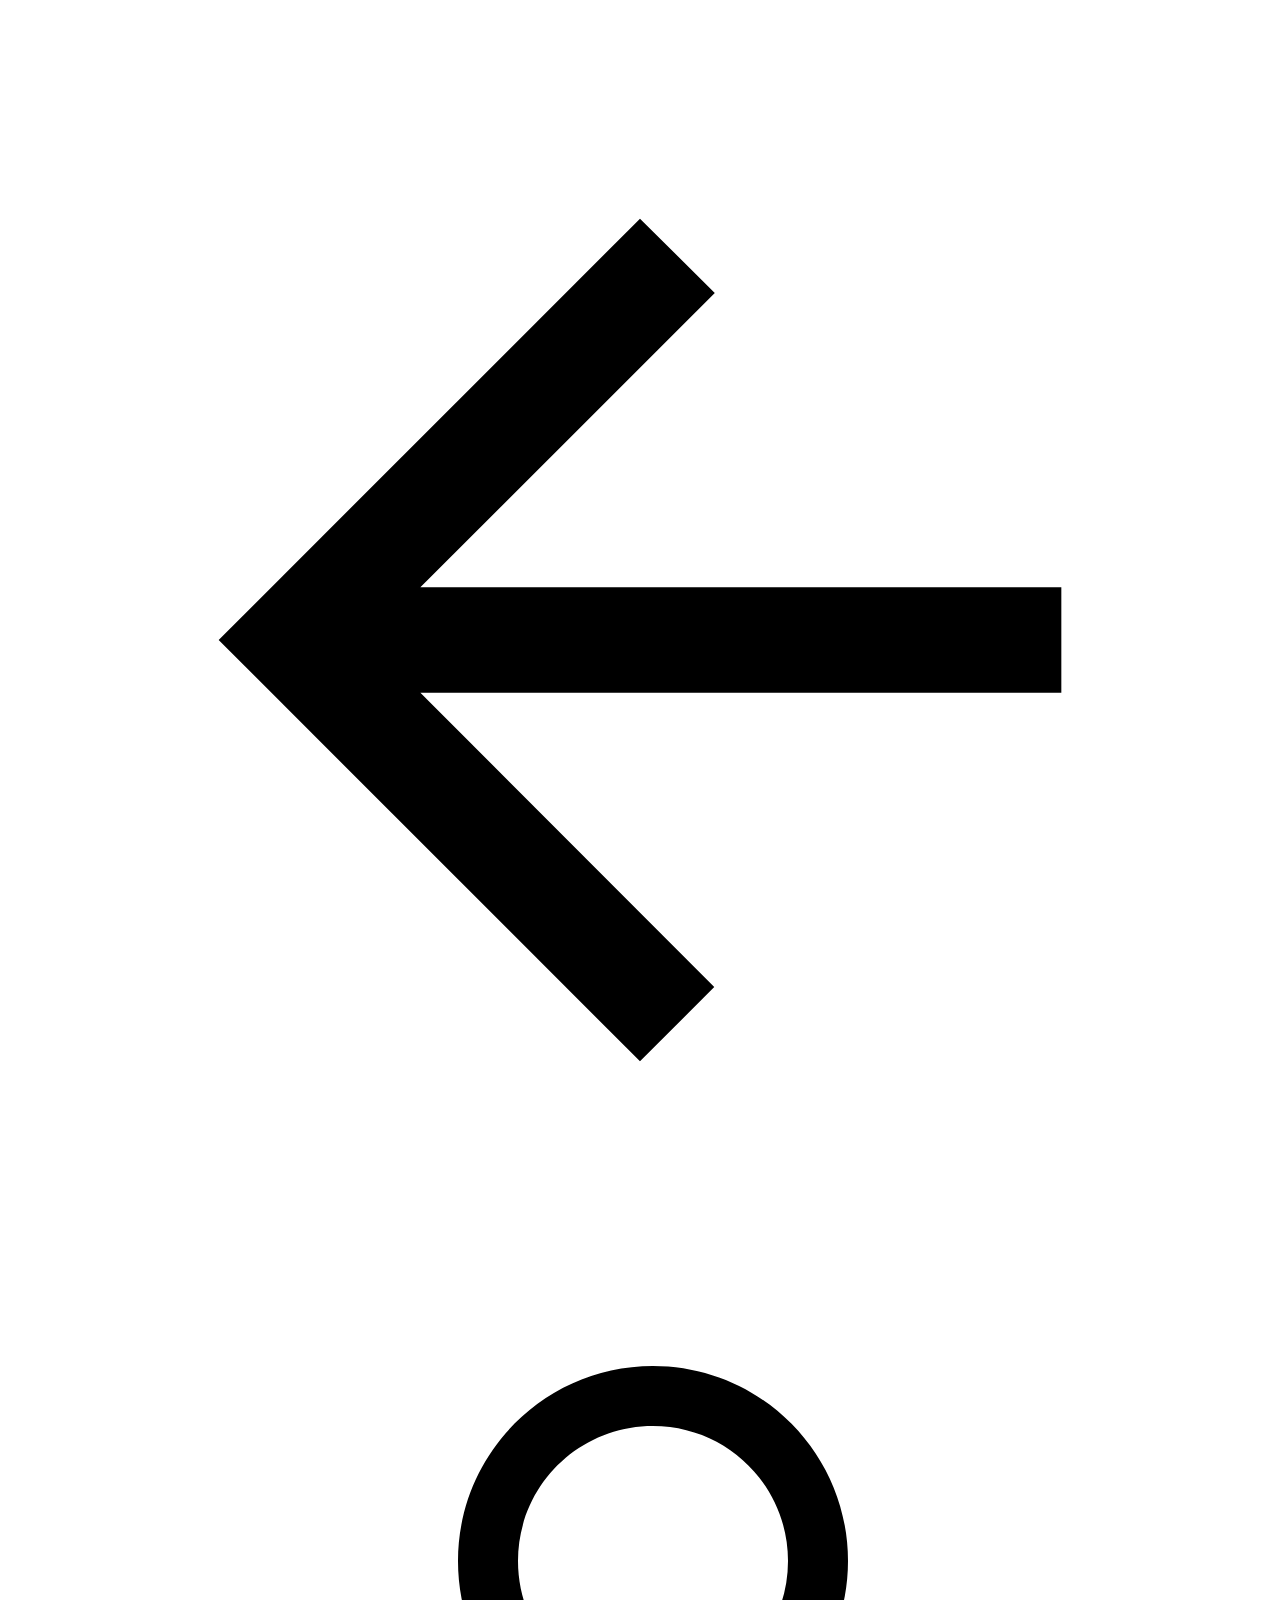
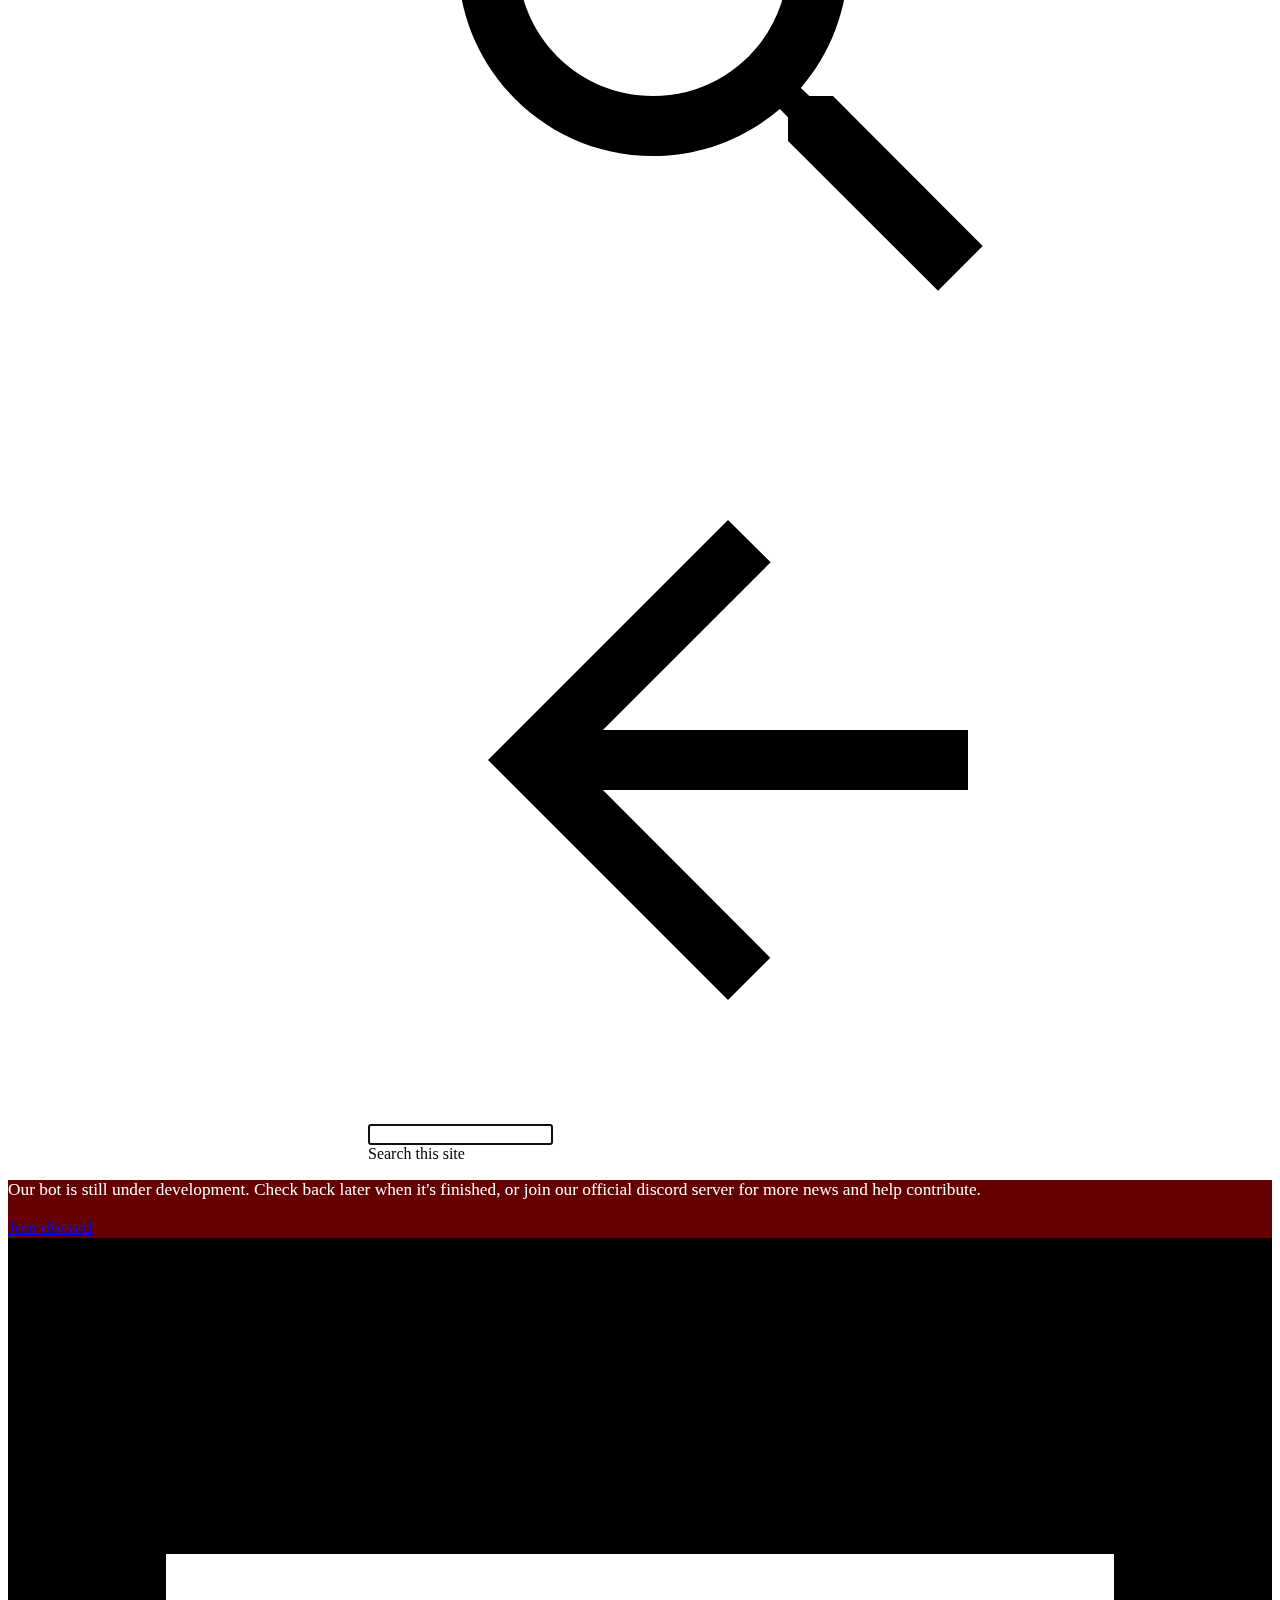
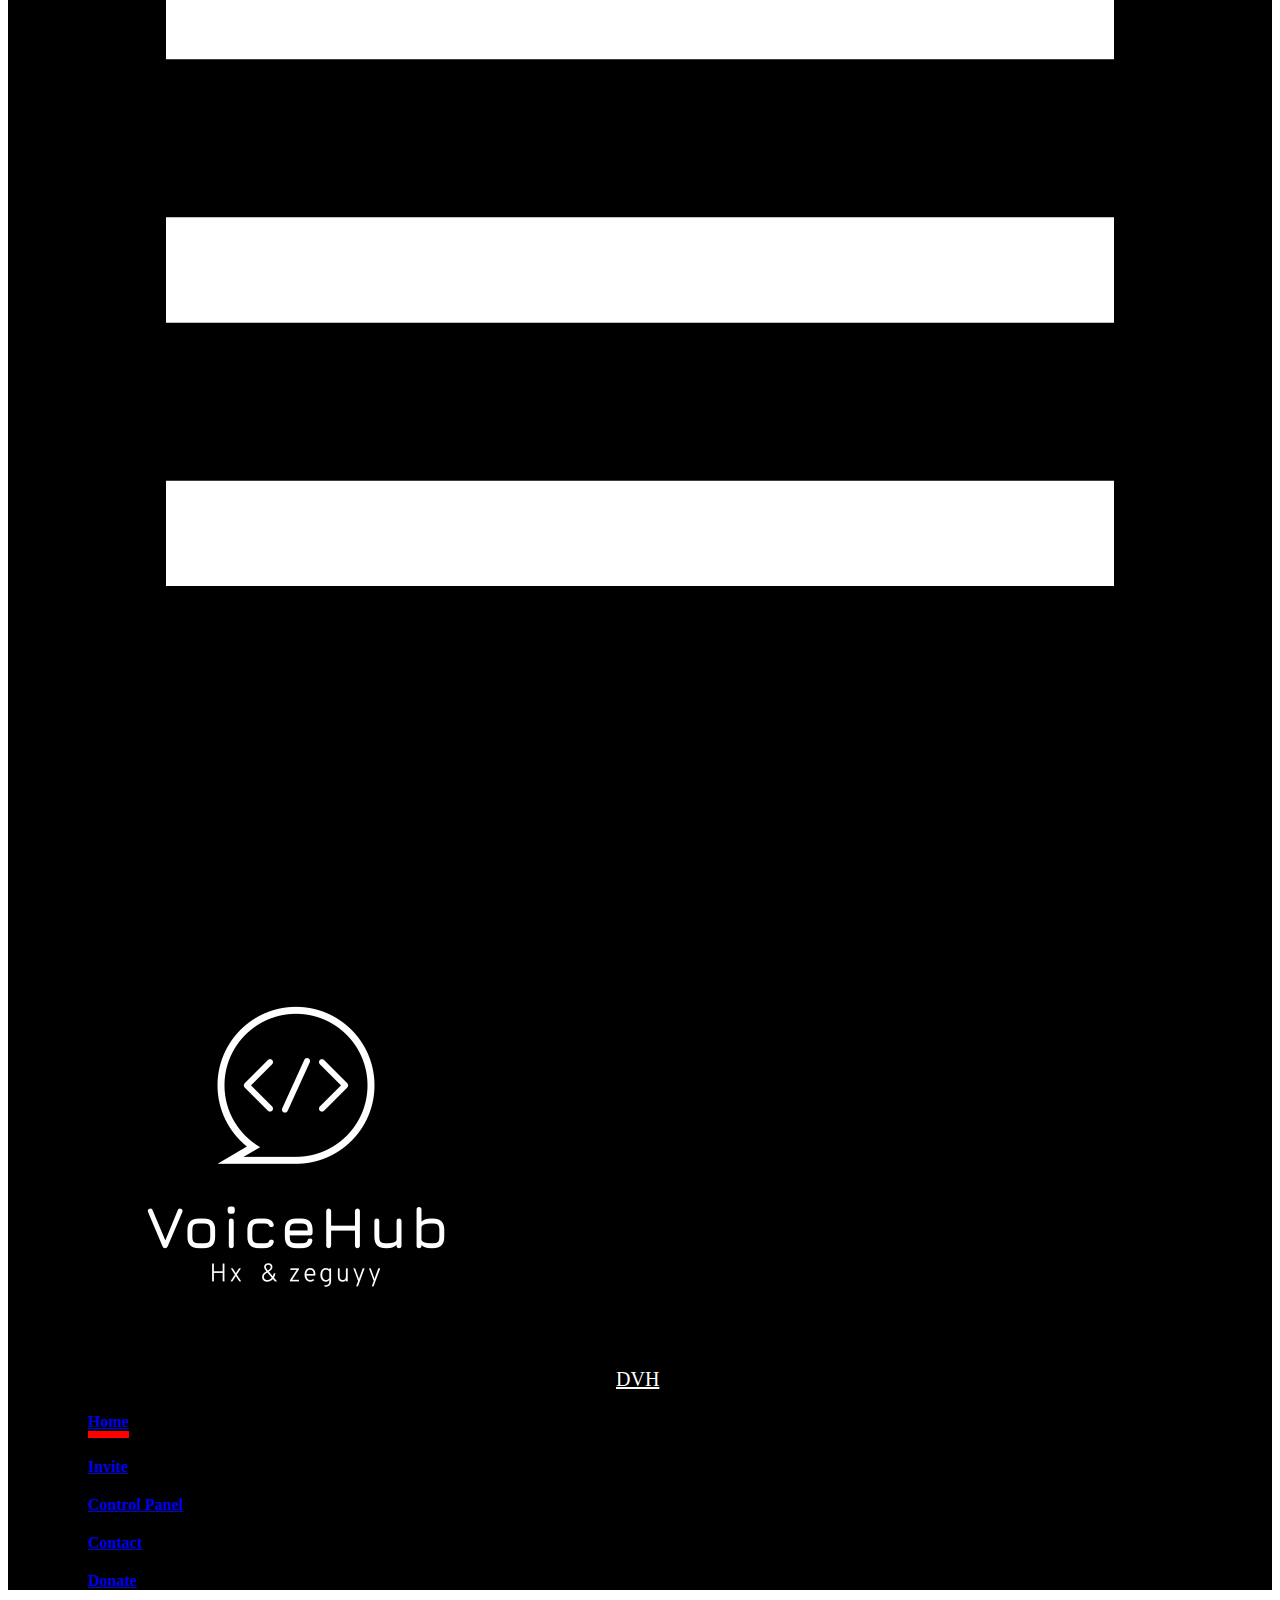
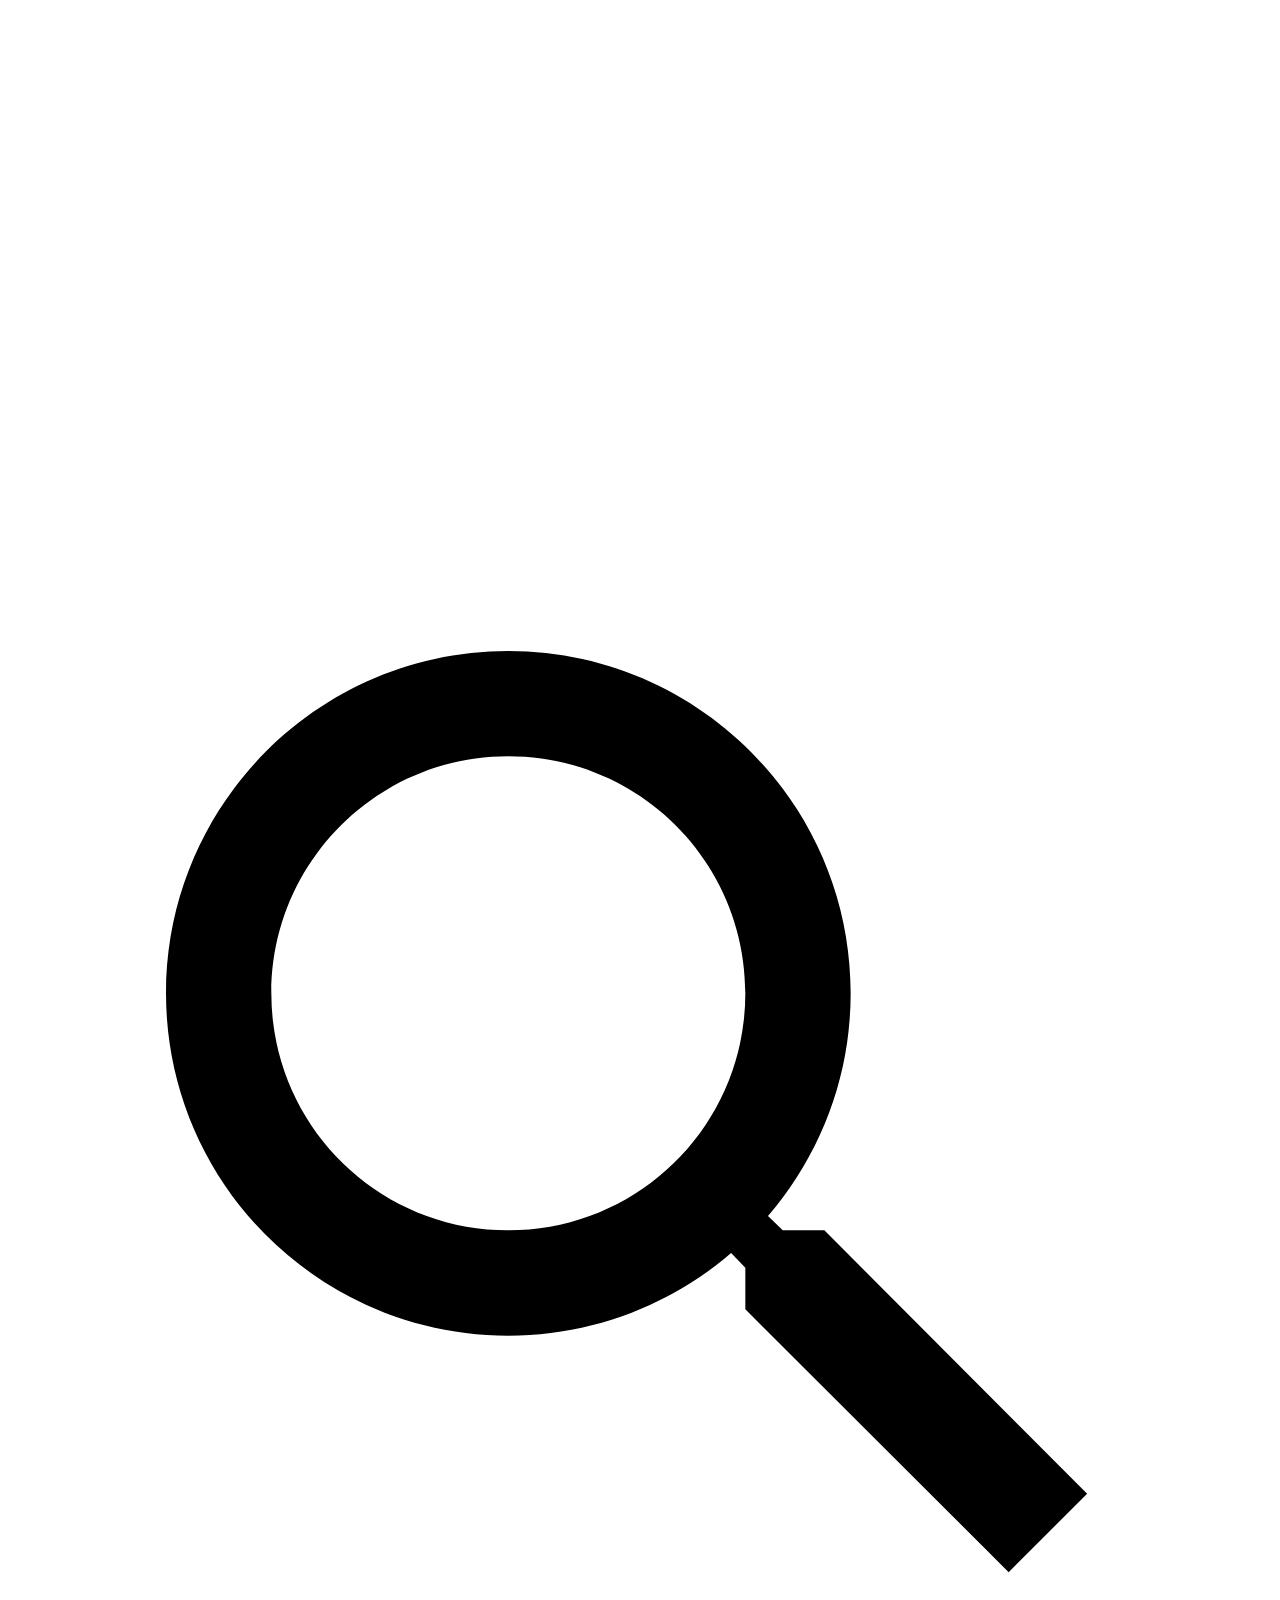
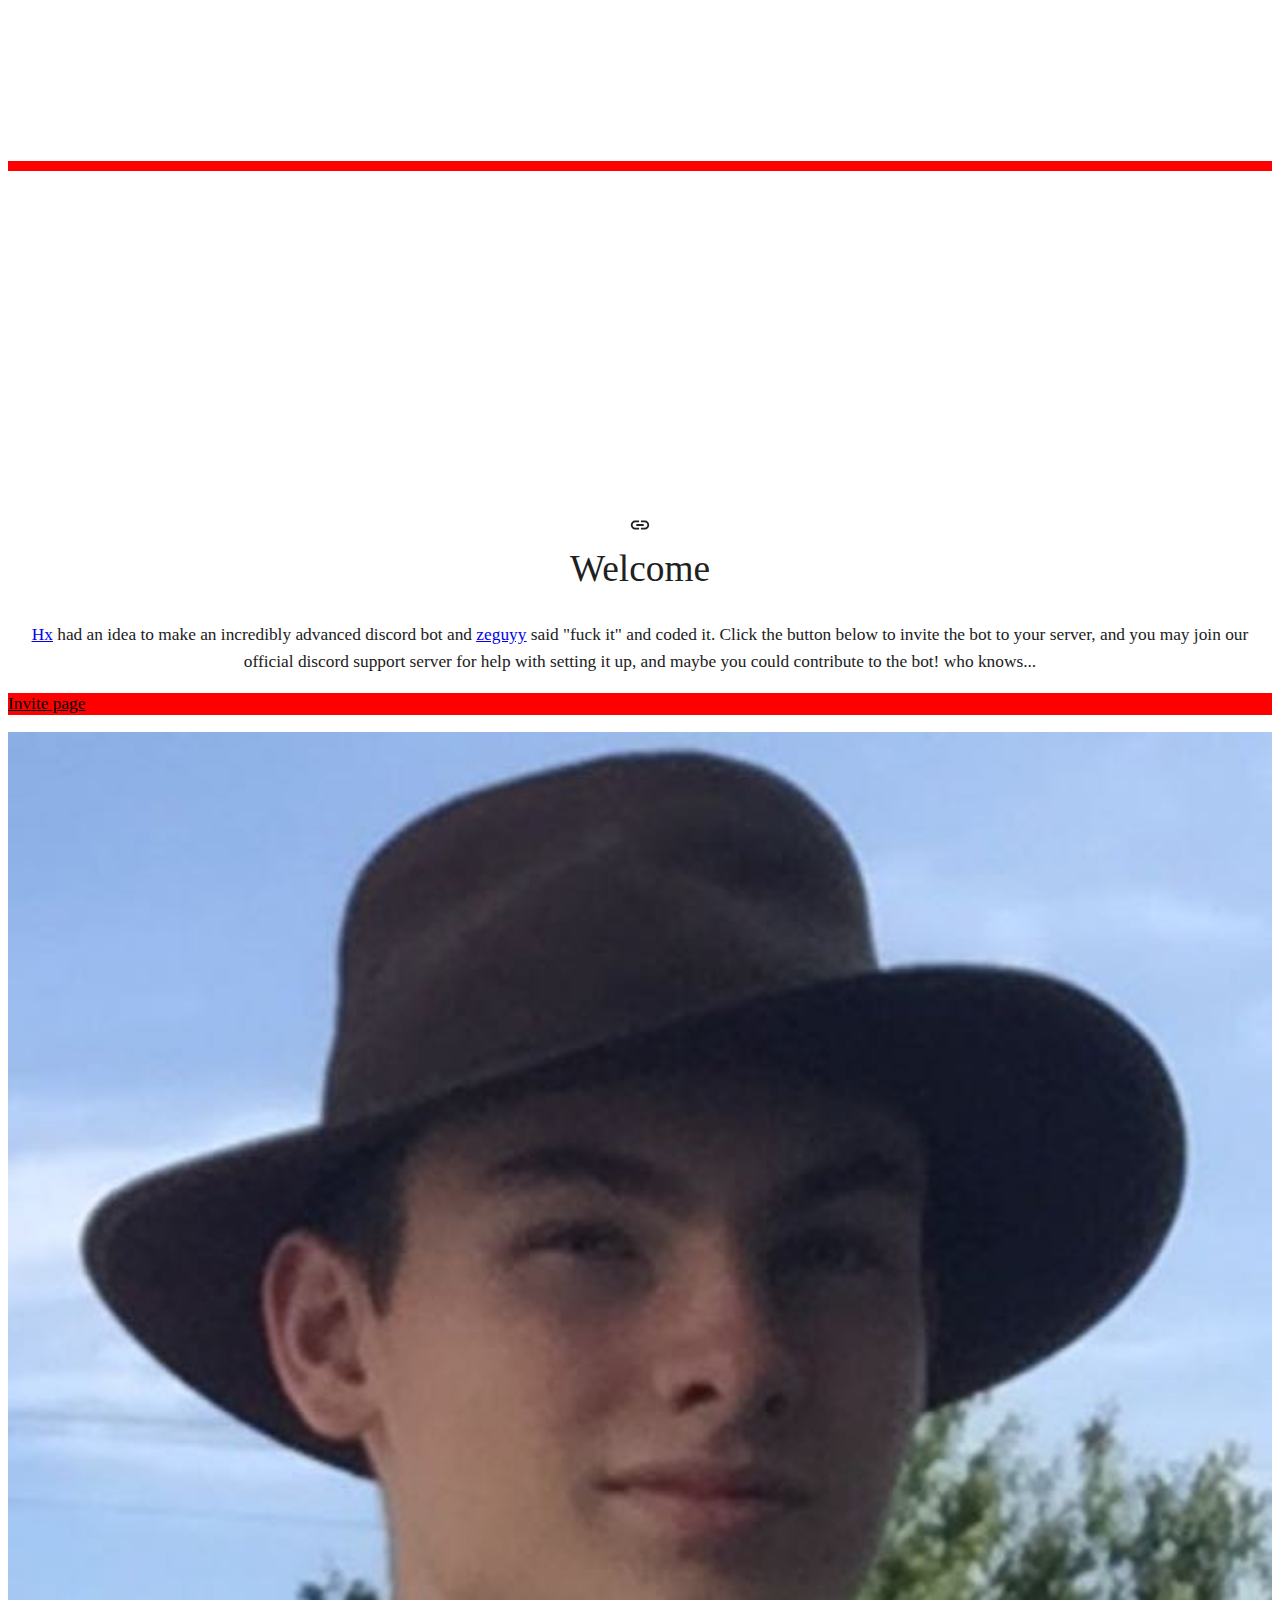
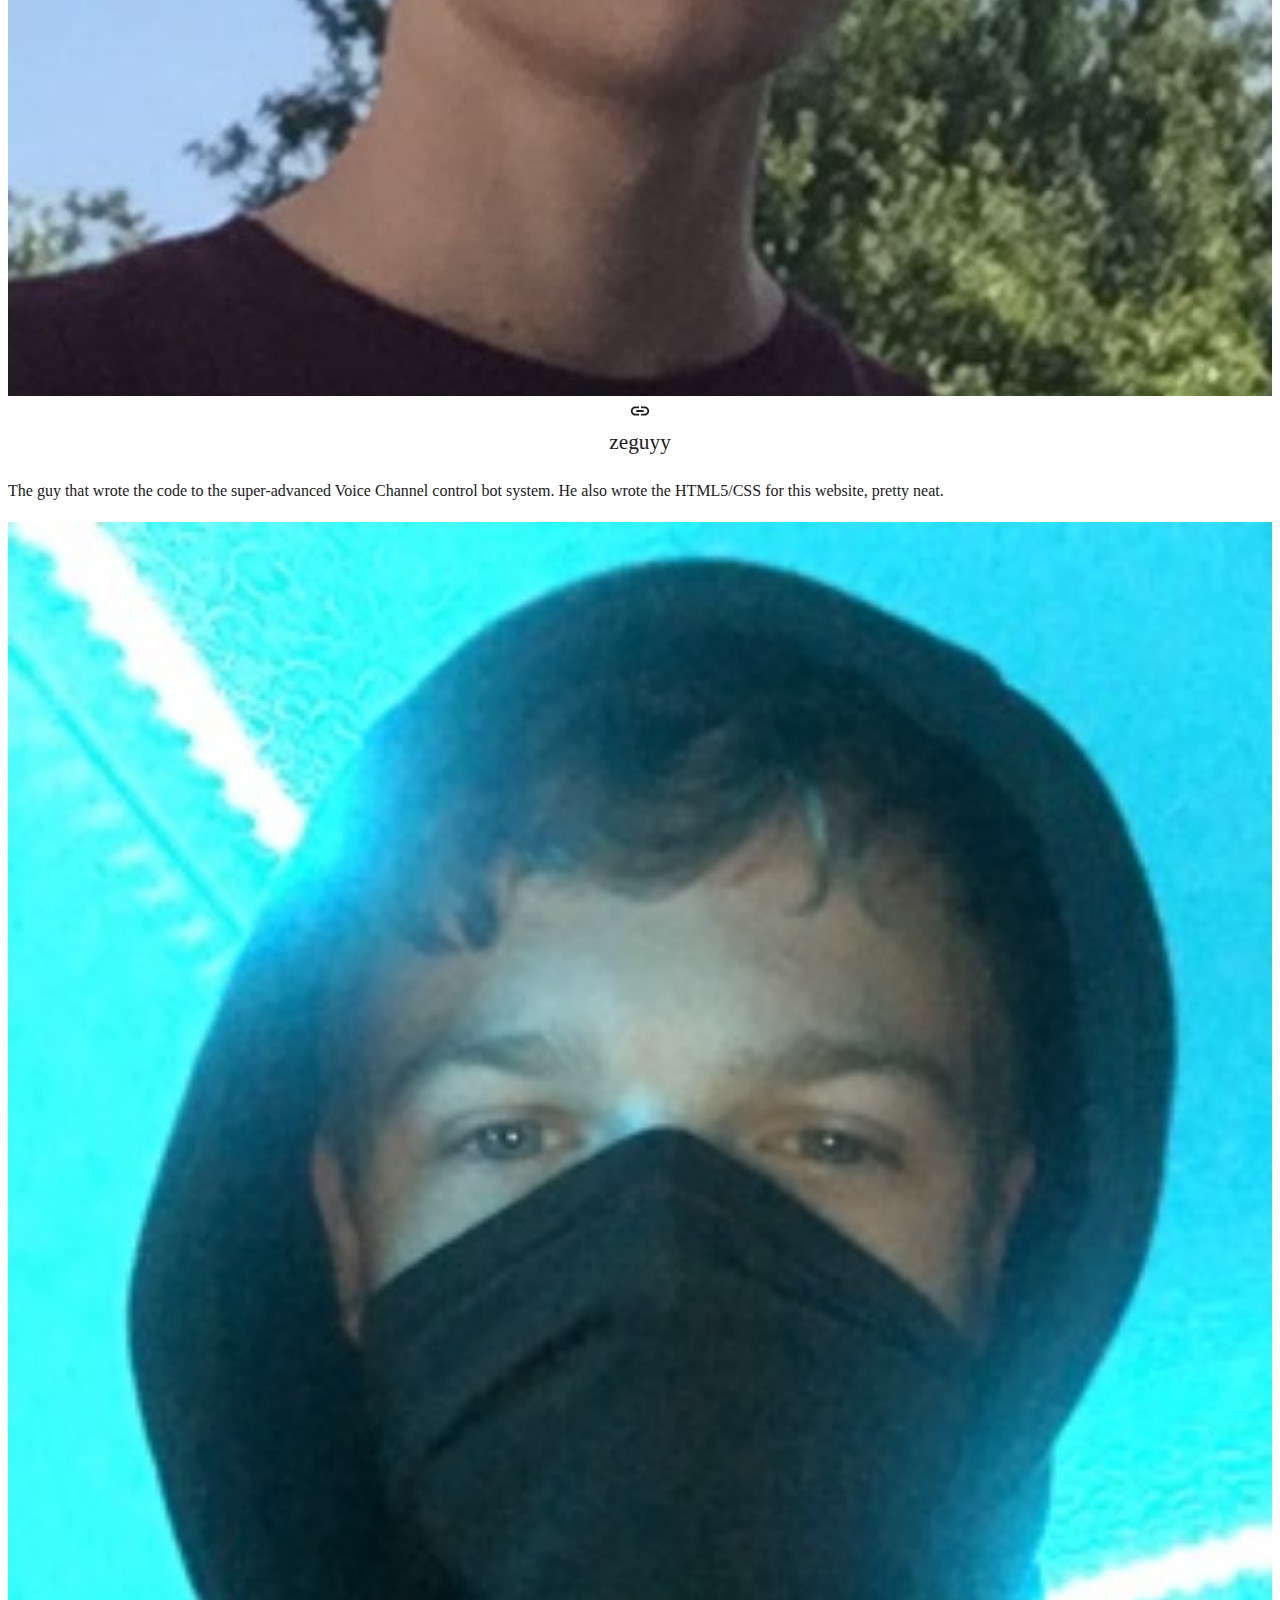
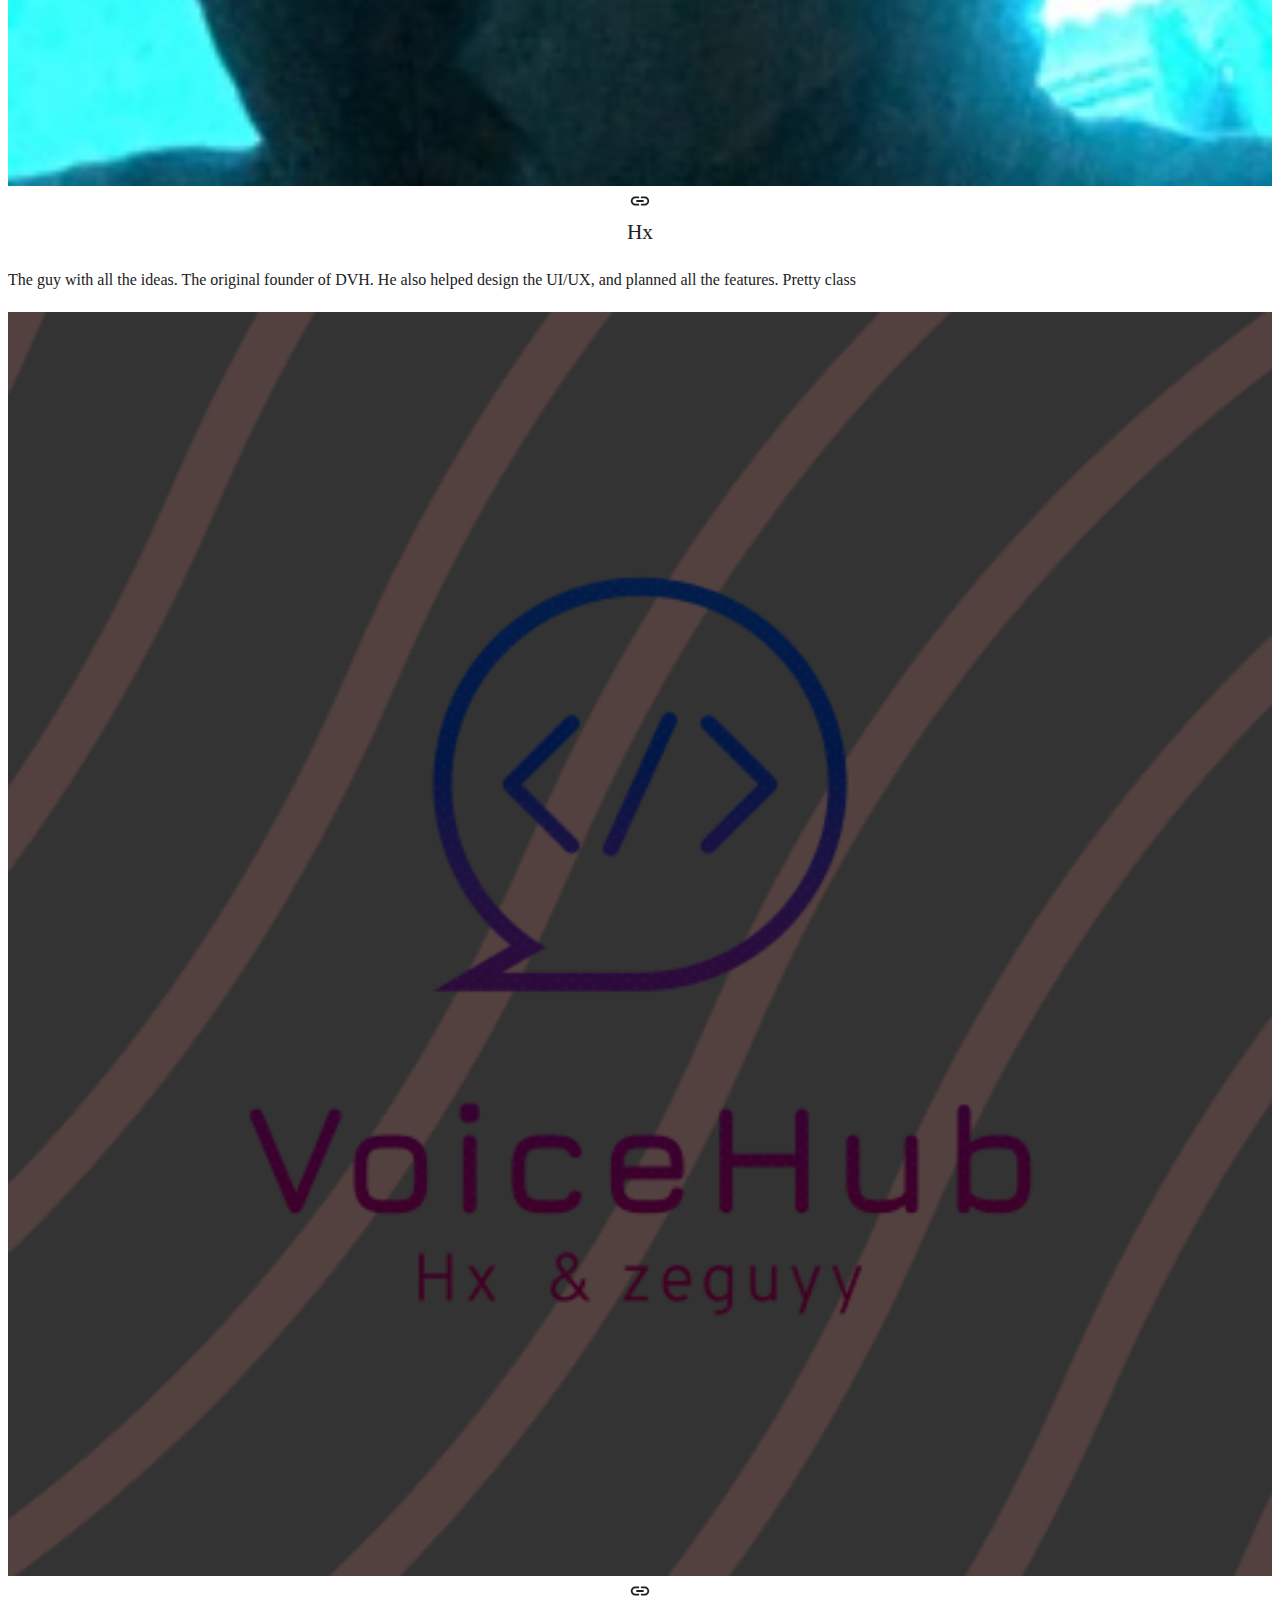
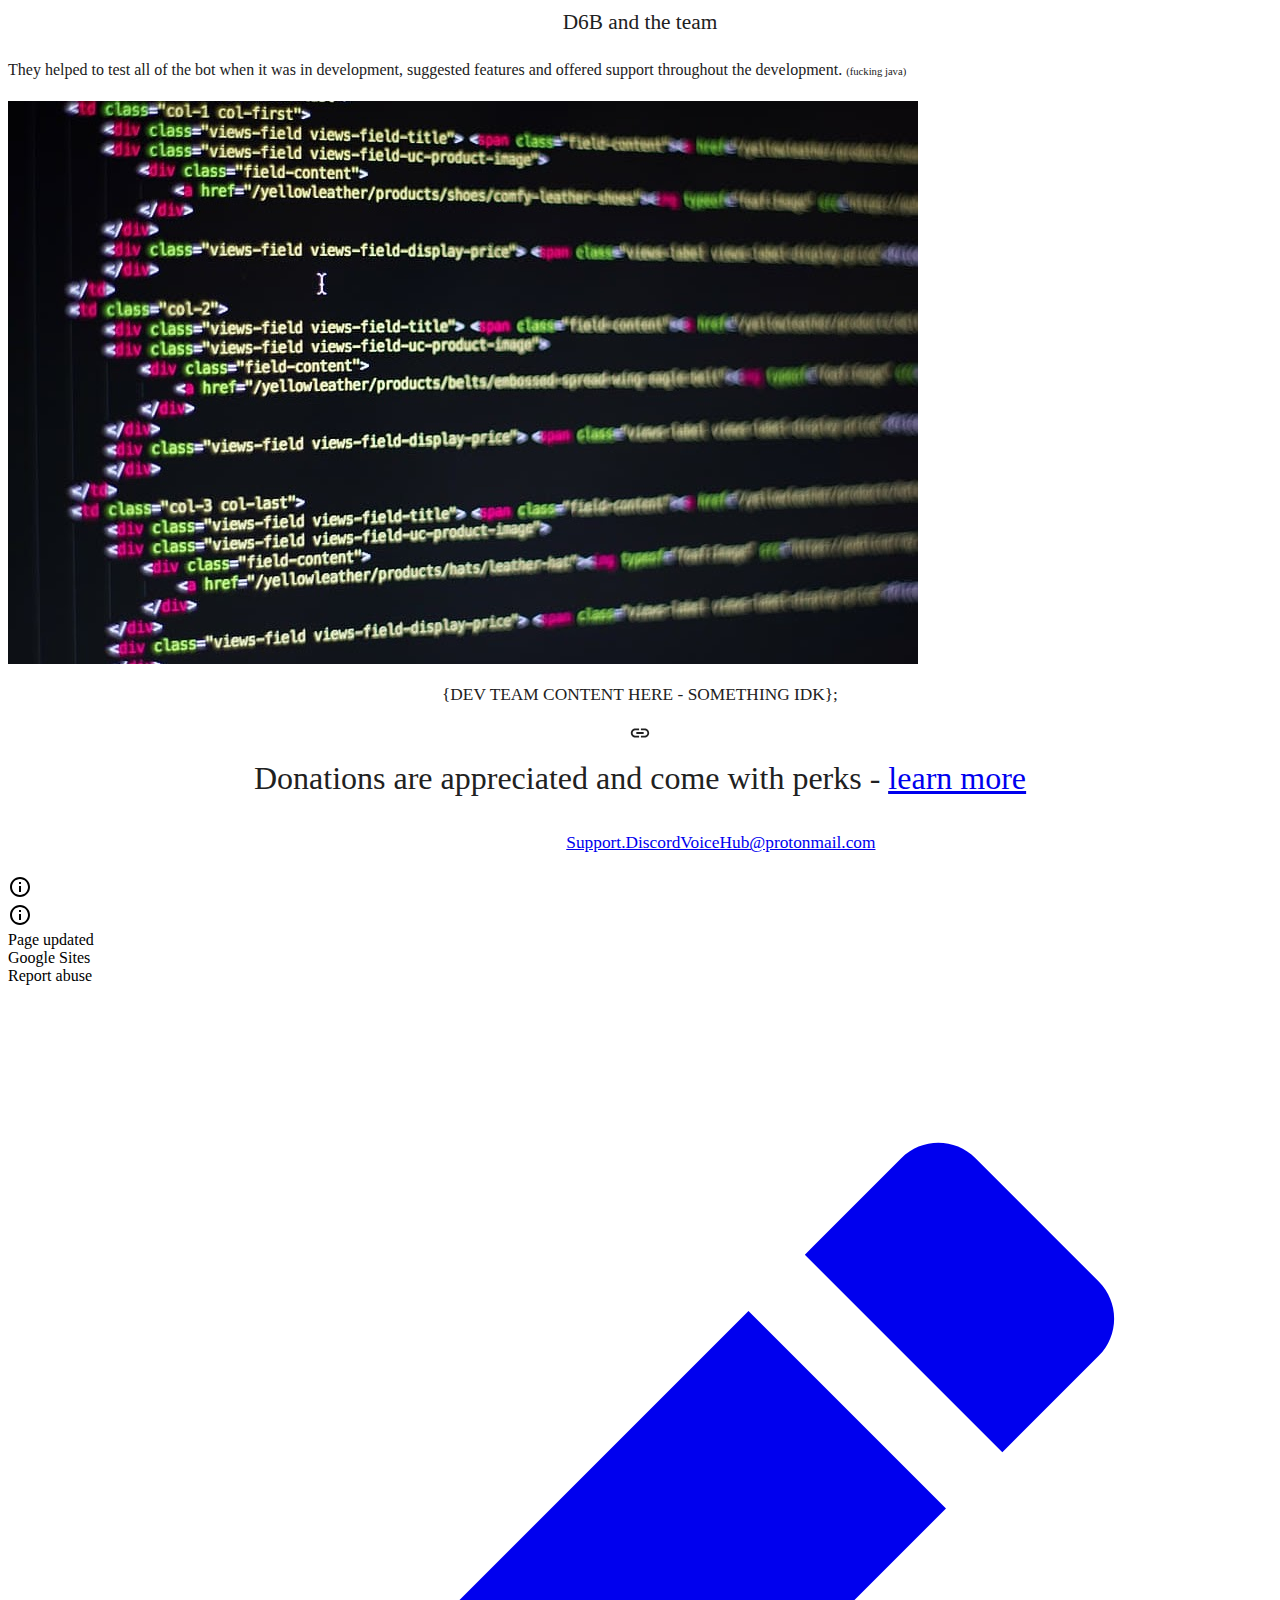
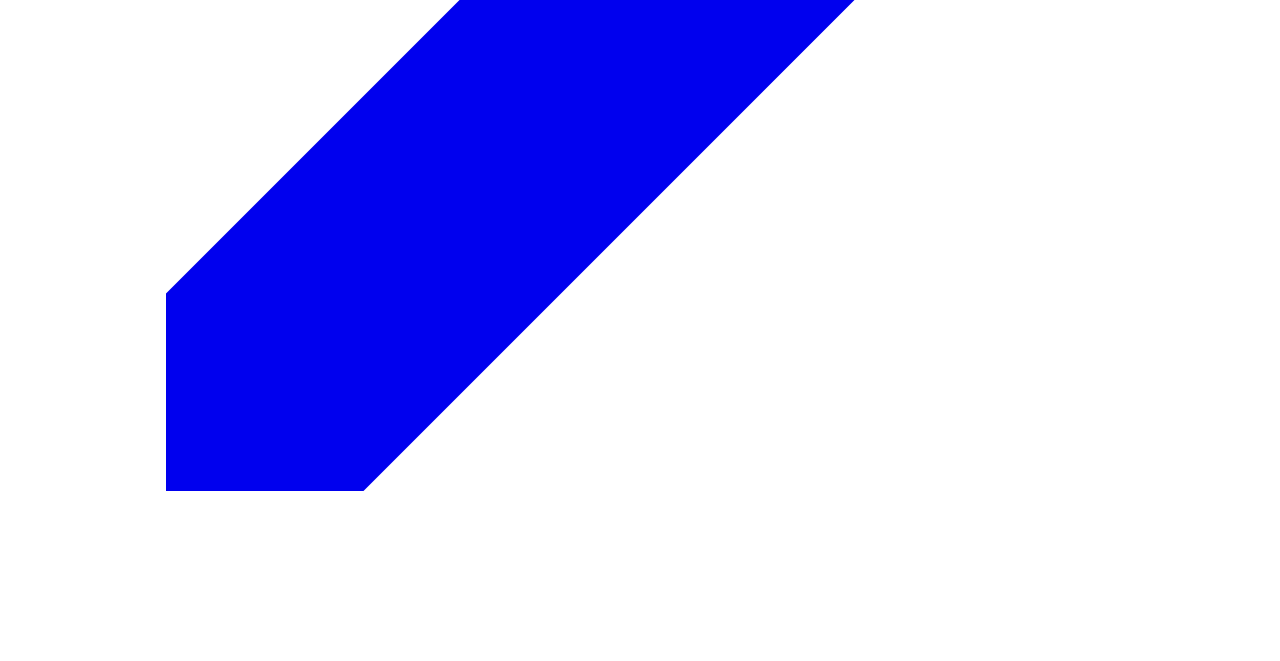
<file: Discord Voice Hub/DVH.html>
<!DOCTYPE html>
<!-- saved from url=(0052)https://sites.google.com/view/discord-voice-hub/home -->
<html lang="en" itemscope="" itemtype="http://schema.org/WebPage"><head><meta http-equiv="Content-Type" content="text/html; charset=UTF-8"><script src="./DVH_files/cb=gapi.loaded_0" nonce="" async=""></script><script nonce="">var DOCS_timing={}; DOCS_timing['sl']=new Date().getTime();</script><script nonce="">function _DumpException(e) {throw e;}</script><script nonce="">_docs_flag_initialData={"atari-emtpr":false,"atari-efpe":false,"docs-sup":"","docs-eea":true,"docs-eldi":false,"docs-ecci":false,"docs-eeii":false,"docs-ipmmp":true,"docs-esi":false,"docs-liap":"/logImpressions","ilcm":{"eui":"AHKXmL3GpFOUSphWeGEkIFDLm2-Sy6zXsl3GUVgPOU_2HSoo5Rnrd_dR5u9kVxhEjjYv3Xn_shBd","je":1,"sstu":1638815109122000,"si":"CLmSuoPmz_QCFdMzyAodK28NFw","gsc":null,"ei":[5706832,14101534,5720060,5711808,5743124,5708870,5711993,5729664,5739897,5714550,5747265,5714628,5737337,5750552,5752694,5734954,5747741,14101306,5753329,5707711,5706836,5748029,5753006,5720925,5740814,5713207,5703839,5741775,5738509,5742462,5739802,14101530,14101502,5734571,5738529,5745622,5745792,5732942,14101510,5735806,5740908,5754229,5704621],"crc":0,"cvi":[]},"docs-ccdil":false,"docs-eil":true,"docs-eoi":false,"info_params":{"token":"AHL0AtIcUxgCO1pkdNo4dhVIvzzEveR1vA:1638815109056"},"atari-jefp":"/_/view/jserror","docs-jern":"view","atari-rhpp":"/_/view"}; _docs_flag_cek= null ; if (window['DOCS_timing']) {DOCS_timing['ifdld']=new Date().getTime();}</script><meta name="viewport" content="width=device-width, initial-scale=1, maximum-scale=1.0, user-scalable=no"><meta http-equiv="X-UA-Compatible" content="IE=edge"><meta name="referrer" content="strict-origin-when-cross-origin"><link rel="icon" href="https://lh5.googleusercontent.com/fCOXm4rQCUUD9h4kE-do3dZNd6fFlGxEDrY6XvU2eFbwixOR9VstF6SsZiKx8e76GOaAM6sg-TsKS0khLbYqRQtOzudYB2ljsE6oqdptI-mgp7xj"><meta name="robots" content="noindex"><meta property="og:title" content="DVH"><meta property="og:type" content="website"><meta property="og:url" content="https://sites.google.com/view/discord-voice-hub/home"><meta property="og:description" content="
Welcome"><meta itemprop="name" content="DVH"><meta itemprop="description" content="
Welcome"><meta itemprop="url" content="https://sites.google.com/view/discord-voice-hub/home"><meta itemprop="thumbnailUrl" content="https://lh5.googleusercontent.com/Z3ev2HFwkmxZ9W7kzjDrJz4Y2gTm4IU3NthqeoACc4z5gs6klHPHIWiCmNdWF2sFSLSNnXo-I7hUr0d2gf9G73o=w16383"><meta itemprop="image" content="https://lh5.googleusercontent.com/Z3ev2HFwkmxZ9W7kzjDrJz4Y2gTm4IU3NthqeoACc4z5gs6klHPHIWiCmNdWF2sFSLSNnXo-I7hUr0d2gf9G73o=w16383"><meta itemprop="imageUrl" content="https://lh5.googleusercontent.com/Z3ev2HFwkmxZ9W7kzjDrJz4Y2gTm4IU3NthqeoACc4z5gs6klHPHIWiCmNdWF2sFSLSNnXo-I7hUr0d2gf9G73o=w16383"><meta property="og:image" content="https://lh5.googleusercontent.com/Z3ev2HFwkmxZ9W7kzjDrJz4Y2gTm4IU3NthqeoACc4z5gs6klHPHIWiCmNdWF2sFSLSNnXo-I7hUr0d2gf9G73o=w16383"><link href="./DVH_files/css" rel="stylesheet" nonce=""><link href="./DVH_files/css(1)" rel="stylesheet" nonce=""><style nonce="">@media only screen and (max-width: 479px){.puwcIf{font-size: 20.0pt;}}@media only screen and (min-width: 480px) and (max-width: 767px){.puwcIf{font-size: 22.0pt;}}@media only screen and (min-width: 768px) and (max-width: 1279px){.puwcIf{font-size: 24.0pt;}}@media only screen and (min-width: 1280px){.puwcIf{font-size: 24.0pt;}}</style><link rel="stylesheet" href="./DVH_files/rs=AGEqA5mLV7QaXtKjOwXgAxC6XMtPbYqLMQ" nonce=""><title>DVH</title><style jsname="ptDGoc" nonce="">.ImnMyf{background-color: rgba(255,255,255,1); color: rgba(33,33,33,1);}.Vs12Bd{color: rgba(33,33,33,1);}.S5d9Rd{background-color: rgba(255,0,0,1); color: rgba(0,0,0,1);}.O13XJf{height: 340px;}.O13XJf .IFuOkc{background-image: url(https://ssl.gstatic.com/atari/images/level-header.png); background-color: rgba(255,0,0,1); background-position-y: center;}.O13XJf .IFuOkc:before{background-color: rgba(33,33,33,1); opacity: 0.5; display: block;}.O13XJf .zfr3Q{color: rgba(255,255,255,1);}.O13XJf .qnVSj{color: rgba(255,255,255,1);}.O13XJf .Glwbz{color: rgba(255,255,255,1);}.O13XJf .qLrapd{color: rgba(255,255,255,1);}.O13XJf .aHM7ed{color: rgba(255,255,255,1);}.O13XJf .NHD4Gf{color: rgba(255,255,255,1);}.O13XJf .QmpIrf{background-color: rgba(255,255,255,1); border-color: rgba(255,255,255,1); color: rgba(0,0,0,1); font-family: Roboto; font-size: 13pt; line-height: 22px;}@media only screen and (max-width: 479px){.O13XJf .QmpIrf{font-size: 13pt;}}@media only screen and (min-width: 480px) and (max-width: 767px){.O13XJf .QmpIrf{font-size: 13pt;}}@media only screen and (max-width: 479px){.O13XJf{height: 250px;}}.SBrW1{height: 430px; padding-bottom: 120px; padding-top: 120px;}.Wew9ke{fill: rgba(255,255,255,1);}.fOU46b .YSH9J{color: rgba(255,255,255,1);}.fOU46b .KJll8d{background-color: rgba(255,255,255,1);}.fOU46b .Mz8gvb{color: rgba(255,255,255,1);}.fOU46b .G8QRnc .Mz8gvb{color: rgba(33,33,33,1);}.fOU46b .G8QRnc .YSH9J{color: rgba(33,33,33,1);}.fOU46b .G8QRnc .KJll8d{background-color: rgba(33,33,33,1);}.fOU46b .usN8rf .YSH9J{color: rgba(33,33,33,1);}.fOU46b .usN8rf .KJll8d{background-color: rgba(33,33,33,1);}.fOU46b .usN8rf .Mz8gvb{color: rgba(33,33,33,1);}.fOU46b .aCIEDd .YSH9J{color: rgba(33,33,33,1);}.fOU46b .aCIEDd .KJll8d{background-color: rgba(33,33,33,1);}.fOU46b .aCIEDd .Mz8gvb{color: rgba(33,33,33,1);}.fOU46b .a3ETed .YSH9J{color: rgba(0,0,0,1);}.fOU46b .a3ETed .KJll8d{background-color: rgba(0,0,0,1);}.fOU46b .a3ETed .M9vuGd{border-bottom-color: rgba(211,211,211,1);}.fOU46b .a3ETed .Mz8gvb{color: rgba(0,0,0,1);}.fOU46b .zDUgLc{opacity: 0;}.fOU46b .LBrwzc .zDUgLc{opacity: 1; border-bottom-style: none;}.fOU46b .GBy4H .zDUgLc{opacity: 1;}@media only screen and (min-width: 1280px){.XeSM4.b2Iqye.fOU46b .LBrwzc .iWs3gf{color: rgba(255,255,255,1);}}@media only screen and (min-width: 1280px){.KuNac.b2Iqye.fOU46b .GBy4H .iWs3gf{color: rgba(33,33,33,1);}}@media only screen and (min-width: 1280px){.KuNac.G9Qloe.fOU46b .GBy4H .iWs3gf{color: rgba(255,255,255,1);}}@media only screen and (min-width: 1280px){.XeSM4.G9Qloe.fOU46b .LBrwzc .iWs3gf{color: rgba(33,33,33,1);}}.LBrwzc .YSH9J{color: rgba(33,33,33,1);}.LBrwzc .oNsfjf{color: rgba(33,33,33,1);}.LBrwzc .KJll8d{background-color: rgba(33,33,33,1);}.LBrwzc .YTv4We.chg4Jd:focus:before{border-color: rgba(33,33,33,1); display: block;}.LBrwzc .Mz8gvb{color: rgba(33,33,33,1);}.LBrwzc .wgxiMe{background-color: rgba(255,255,255,1);}.LBrwzc .zDUgLc{border-bottom-color: rgba(204,204,204,1); border-bottom-width: 1px; border-bottom-style: solid;}.GBy4H .wgxiMe{background-color: rgba(0,0,0,1);}.JzO0Vc{background-color: rgba(79,71,78,1);}.M63kCb{background-color: rgba(241,228,228,1);}.zfr3Q{font-family: Roboto; color: rgba(33,33,33,1); font-size: 13pt; line-height: 1.55; margin-top: 14px;}.qnVSj{color: rgba(33,33,33,1);}.Glwbz{color: rgba(33,33,33,1);}.qLrapd{color: rgba(33,33,33,1);}.aHM7ed{color: rgba(33,33,33,1);}.NHD4Gf{color: rgba(33,33,33,1);}.zfr3Q .OUGEr{color: rgba(33,33,33,1);}.dhtgD{text-decoration: none; border-bottom-style: solid; border-bottom-width: 1px; font-weight: 700;}.dhtgD:hover{border-bottom-color: rgba(255,0,0,1); border-bottom-style: solid; border-bottom-width: 1px;}.lQAHbd .dhtgD:visited{border-bottom-color: rgba(241,228,228,1);}.lQAHbd .dhtgD:hover{border-bottom-color: rgba(33,33,33,1);}.dhtgD:active{border-bottom-color: rgba(255,0,0,1); border-bottom-style: solid; border-bottom-width: 1px;}.dhtgD:visited{border-bottom-color: rgba(255,0,0,1); border-bottom-style: solid; border-bottom-width: 1px;}.duRjpb{font-family: Roboto; font-size: 37pt; line-height: 1.25; font-weight: 100; margin-top: 20px;}.Ap4VC{margin-bottom: -20px;}.JYVBee{font-family: Roboto; font-size: 28pt; line-height: 1.21; font-weight: 100; margin-top: 20px;}.CobnVe{margin-bottom: -20px;}.OmQG5e{font-family: Roboto; font-size: 16pt; line-height: 1.27; margin-top: 18px; font-weight: 300;}.GV3q8e{margin-bottom: -18px;}.TMjjoe{font-family: Roboto; font-size: 9pt; line-height: 1.2; margin-top: 0px;}.Zjiec{font-family: Roboto; font-weight: 300; font-size: 15pt; line-height: 1.4; margin-top: 48px; margin-left: 48px; margin-bottom: 62px; margin-right: 32px;}.XMyrgf{margin-top: 48px; margin-left: 48px; margin-bottom: 0px; margin-right: 32px;}.PsKE7e{font-family: Roboto; font-weight: 700; font-size: 12pt; padding-left: 10px; padding-right: 10px;}.lhZOrc{font-weight: 700;}.lhZOrc .hDrhEe{border-bottom-width: 7px; border-bottom-color: rgba(255,0,0,1); border-bottom-style: solid;}.TlfmSc{font-family: Roboto; font-weight: 300; font-size: 15pt; line-height: 1.4;}.zDUgLc{background-color: rgba(79,71,78,1); opacity: 1;}.baZpAe{background-color: rgba(255,255,255,1);}.N0neUc{background-color: rgba(255,255,255,0);}.ySLm4c{background-color: rgba(255,255,255,0); font-family: Roboto;}.OWlOyc{background-color: rgba(255,255,255,0);}.iwQgFb{background-color: rgba(198,187,187,1); height: 3px; margin-top: 8px;}.CbiMKe{background-color: rgba(255,0,0,1);}.QmpIrf{background-color: rgba(255,0,0,1); border-color: rgba(255,0,0,1); color: rgba(0,0,0,1); font-family: Roboto; font-size: 13pt; line-height: 22px;}.LRAOtb{background-color: rgba(255,255,255,1);}.qeLZfd .zfr3Q{color: rgba(33,33,33,1);}.qeLZfd .zfr3Q .OUGEr{color: rgba(33,33,33,1);}.qeLZfd .qnVSj{color: rgba(33,33,33,1);}.qeLZfd .Glwbz{color: rgba(33,33,33,1);}.qeLZfd .qLrapd{color: rgba(33,33,33,1);}.qeLZfd .aHM7ed{color: rgba(33,33,33,1);}.qeLZfd .NHD4Gf{color: rgba(33,33,33,1);}.qeLZfd .LRAOtb{background-color: transparent;}.qeLZfd .baZpAe{background-color: transparent;}.qeLZfd .iwQgFb{background-color: rgba(198,187,187,1);}.lQAHbd:before{background-color: rgba(255,0,0,1); display: block;}.lQAHbd .zfr3Q{color: rgba(0,0,0,1);}.lQAHbd .zfr3Q .OUGEr{color: rgba(0,0,0,1);}.lQAHbd .qnVSj{color: rgba(0,0,0,1);}.lQAHbd .Glwbz{color: rgba(0,0,0,1);}.lQAHbd .qLrapd{color: rgba(0,0,0,1);}.lQAHbd .aHM7ed{color: rgba(0,0,0,1);}.lQAHbd .NHD4Gf{color: rgba(0,0,0,1);}.lQAHbd .LRAOtb{background-color: transparent;}.lQAHbd .baZpAe{background-color: transparent;}.lQAHbd .iwQgFb{background-color: rgba(255,114,114,1);}.lQAHbd .QmpIrf{background-color: rgba(255,255,255,1); border-color: rgba(255,255,255,1); color: rgba(0,0,0,1); font-family: Roboto; font-size: 13pt; line-height: 22px;}.lQAHbd .CbiMKe{background-color: rgba(255,255,255,1);}@media only screen and (max-width: 479px){.lQAHbd .QmpIrf{font-size: 13pt;}}@media only screen and (min-width: 480px) and (max-width: 767px){.lQAHbd .QmpIrf{font-size: 13pt;}}.LB7kq .IFuOkc{border-bottom-color: rgba(255,0,0,1); border-bottom-width: 10px; border-bottom-style: solid;}.LB7kq .duRjpb{font-size: 63pt; line-height: 1.25; margin-bottom: 19px;}@media only screen and (max-width: 479px){.LB7kq .duRjpb{font-size: 41pt;}}@media only screen and (min-width: 480px) and (max-width: 767px){.LB7kq .duRjpb{font-size: 53pt;}}.gk8rDe .duRjpb{font-size: 48pt;}.LB7kq.gk8rDe .zfr3Q{color: rgba(0,0,0,1);}@media only screen and (max-width: 479px){.gk8rDe .duRjpb{font-size: 32pt;}}@media only screen and (min-width: 480px) and (max-width: 767px){.gk8rDe .duRjpb{font-size: 41pt;}}.LB7kq .baZpAe{background-color: transparent;}.LB7kq .JYVBee{font-size: 28pt; line-height: 1.18;}@media only screen and (max-width: 479px){.LB7kq .JYVBee{font-size: 21pt;}}@media only screen and (min-width: 480px) and (max-width: 767px){.LB7kq .JYVBee{font-size: 25pt;}}.cJgDec .baZpAe{background-color: transparent;}.cJgDec .baZpAe .OUGEr{color: rgba(255,255,255,1);}.cJgDec .baZpAe .LRAOtb{background-color: transparent;}.cJgDec .zfr3Q{color: rgba(255,255,255,1);}.cJgDec .qnVSj{color: rgba(255,255,255,1);}.cJgDec .Glwbz{color: rgba(255,255,255,1);}.cJgDec .qLrapd{color: rgba(255,255,255,1);}.cJgDec .aHM7ed{color: rgba(255,255,255,1);}.cJgDec .NHD4Gf{color: rgba(255,255,255,1);}.cJgDec .IFuOkc:before{background-color: rgba(33,33,33,1); opacity: 0.5; display: block;}.cJgDec .QmpIrf{background-color: rgba(255,255,255,1); border-color: rgba(255,255,255,1); color: rgba(0,0,0,1); font-family: Roboto; font-size: 13pt; line-height: 22px;}@media only screen and (max-width: 479px){.cJgDec .QmpIrf{font-size: 13pt;}}@media only screen and (min-width: 480px) and (max-width: 767px){.cJgDec .QmpIrf{font-size: 13pt;}}.tpmmCb .baZpAe{background-color: transparent;}.tpmmCb .baZpAe .OUGEr{color: rgba(0,0,0,1);}.tpmmCb .baZpAe .LRAOtb{background-color: transparent;}.tpmmCb .zfr3Q{color: rgba(0,0,0,1);}.tpmmCb .qnVSj{color: rgba(0,0,0,1);}.tpmmCb .Glwbz{color: rgba(0,0,0,1);}.tpmmCb .qLrapd{color: rgba(0,0,0,1);}.tpmmCb .aHM7ed{color: rgba(0,0,0,1);}.tpmmCb .NHD4Gf{color: rgba(0,0,0,1);}.tpmmCb .IFuOkc:before{background-color: rgba(255,255,255,1); display: block;}.tpmmCb .Wew9ke{fill: rgba(0,0,0,1);}.tpmmCb .QmpIrf{background-color: rgba(255,255,255,1); border-color: rgba(255,255,255,1); color: rgba(0,0,0,1); font-family: Roboto; font-size: 13pt; line-height: 22px;}@media only screen and (max-width: 479px){.tpmmCb .QmpIrf{font-size: 13pt;}}@media only screen and (min-width: 480px) and (max-width: 767px){.tpmmCb .QmpIrf{font-size: 13pt;}}.gk8rDe{padding-top: 60px;}.gk8rDe .QmpIrf{background-color: rgba(255,0,0,1); border-color: rgba(255,0,0,1); color: rgba(0,0,0,1); font-family: Roboto; font-size: 13pt; line-height: 22px;}@media only screen and (max-width: 479px){.gk8rDe .QmpIrf{font-size: 13pt;}}@media only screen and (min-width: 480px) and (max-width: 767px){.gk8rDe .QmpIrf{font-size: 13pt;}}@media only screen and (max-width: 479px){.gk8rDe{padding-top: 32px; padding-bottom: 32px;}}.YSH9J{color: rgba(255,255,255,1);}.oNsfjf{color: rgba(255,255,255,1);}.wgxiMe{background-color: rgba(79,71,78,1);}.qV4dIc{border-bottom-color: rgba(255,255,255,0); border-bottom-style: solid; border-bottom-width: 8px; padding-top: 14px; padding-bottom: 6px; padding-left: 2px; padding-right: 2px; margin-left: 10px; margin-right: 10px;}.jgXgSe{line-height: 28px;}.u5fiyc{line-height: 28px;}.M9vuGd{border-bottom-color: rgba(255,0,0,1);}.eWDljc{background-color: rgba(79,71,78,1); padding-bottom: 28px;}.IKA38e{padding-left: 36px; margin-top: 20px;}.hDrhEe{font-family: Roboto; margin-left: 12px; margin-right: 12px; padding-left: 0px; display: inline-block; max-width: 90%;}.baH5ib .hDrhEe{margin-left: 4px; padding-left: 0px;}.PsKE7e:hover{opacity: 0.6;}.BFDQOb:hover{opacity: 0.6;}.QcmuFb{padding-left: 20px;}.vDPrib{padding-left: 40px;}.TBDXjd{padding-left: 60px;}.bYeK8e{padding-left: 80px;}.CuqSDe{padding-left: 100px;}.Havqpe{padding-left: 120px;}.JvDrRe{padding-left: 140px;}.o5lrIf{padding-left: 160px;}.yOJW7c{padding-left: 180px;}.rB8cye{padding-left: 200px;}.RuayVd{padding-right: 20px;}.YzcKX{padding-right: 40px;}.reTV0b{padding-right: 60px;}.vSYeUc{padding-right: 80px;}.PxtZIe{padding-right: 100px;}.ahQMed{padding-right: 120px;}.rzhcXb{padding-right: 140px;}.PBhj0b{padding-right: 160px;}.TlN46c{padding-right: 180px;}.GEdNnc{padding-right: 200px;}.xkUom{border-color: rgba(33,33,33,1); color: rgba(33,33,33,1); font-family: Roboto; font-size: 13pt; line-height: 22px;}.xkUom:hover{background-color: rgba(33,33,33,0.1000000015); font-size: 13pt; line-height: 22px;}.KjwKmc{color: rgba(33,33,33,1); font-family: Roboto; font-size: 13pt; line-height: 22px;}.KjwKmc:hover{background-color: rgba(33,33,33,0.1000000015); font-size: 13pt; line-height: 22px;}.lQAHbd .xkUom{border-color: rgba(0,0,0,1); color: rgba(0,0,0,1); font-family: Roboto; font-size: 13pt; line-height: 22px;}.lQAHbd .xkUom:hover{background-color: rgba(255,255,255,0.1000000015);}.lQAHbd .KjwKmc{color: rgba(0,0,0,1); font-family: Roboto; font-size: 13pt; line-height: 22px;}.lQAHbd .KjwKmc:hover{background-color: rgba(255,255,255,0.1000000015);}@media only screen and (max-width: 479px){.lQAHbd .xkUom{font-size: 13pt;}}@media only screen and (min-width: 480px) and (max-width: 767px){.lQAHbd .xkUom{font-size: 13pt;}}@media only screen and (max-width: 479px){.lQAHbd .KjwKmc{font-size: 13pt;}}@media only screen and (min-width: 480px) and (max-width: 767px){.lQAHbd .KjwKmc{font-size: 13pt;}}.cJgDec .xkUom{border-color: rgba(255,255,255,1); color: rgba(255,255,255,1); font-family: Roboto; font-size: 13pt; line-height: 22px;}.cJgDec .xkUom:hover{background-color: rgba(255,255,255,0.1000000015);}.cJgDec .KjwKmc{color: rgba(255,255,255,1); font-family: Roboto; font-size: 13pt; line-height: 22px;}.cJgDec .KjwKmc:hover{background-color: rgba(255,255,255,0.1000000015);}@media only screen and (max-width: 479px){.cJgDec .xkUom{font-size: 13pt;}}@media only screen and (min-width: 480px) and (max-width: 767px){.cJgDec .xkUom{font-size: 13pt;}}@media only screen and (max-width: 479px){.cJgDec .KjwKmc{font-size: 13pt;}}@media only screen and (min-width: 480px) and (max-width: 767px){.cJgDec .KjwKmc{font-size: 13pt;}}.tpmmCb .xkUom{border-color: rgba(0,0,0,1); color: rgba(0,0,0,1); font-family: Roboto; font-size: 13pt; line-height: 22px;}.tpmmCb .xkUom:hover{background-color: rgba(33,33,33,0.1000000015);}.tpmmCb .KjwKmc{color: rgba(0,0,0,1); font-family: Roboto; font-size: 13pt; line-height: 22px;}.tpmmCb .KjwKmc:hover{background-color: rgba(33,33,33,0.1000000015);}@media only screen and (max-width: 479px){.tpmmCb .xkUom{font-size: 13pt;}}@media only screen and (min-width: 480px) and (max-width: 767px){.tpmmCb .xkUom{font-size: 13pt;}}@media only screen and (max-width: 479px){.tpmmCb .KjwKmc{font-size: 13pt;}}@media only screen and (min-width: 480px) and (max-width: 767px){.tpmmCb .KjwKmc{font-size: 13pt;}}.gk8rDe .xkUom{border-color: rgba(33,33,33,1); color: rgba(33,33,33,1); font-family: Roboto; font-size: 13pt; line-height: 22px;}.gk8rDe .xkUom:hover{background-color: rgba(33,33,33,0.1000000015);}.gk8rDe .KjwKmc{color: rgba(33,33,33,1); font-family: Roboto; font-size: 13pt; line-height: 22px;}.gk8rDe .KjwKmc:hover{background-color: rgba(33,33,33,0.1000000015);}@media only screen and (max-width: 479px){.gk8rDe .xkUom{font-size: 13pt;}}@media only screen and (min-width: 480px) and (max-width: 767px){.gk8rDe .xkUom{font-size: 13pt;}}@media only screen and (max-width: 479px){.gk8rDe .KjwKmc{font-size: 13pt;}}@media only screen and (min-width: 480px) and (max-width: 767px){.gk8rDe .KjwKmc{font-size: 13pt;}}.O13XJf .xkUom{border-color: rgba(255,255,255,1); color: rgba(255,255,255,1); font-family: Roboto; font-size: 13pt; line-height: 22px;}.O13XJf .xkUom:hover{background-color: rgba(255,255,255,0.1000000015);}.O13XJf .KjwKmc{color: rgba(255,255,255,1); font-family: Roboto; font-size: 13pt; line-height: 22px;}.O13XJf .KjwKmc:hover{background-color: rgba(255,255,255,0.1000000015);}@media only screen and (max-width: 479px){.O13XJf .xkUom{font-size: 13pt;}}@media only screen and (min-width: 480px) and (max-width: 767px){.O13XJf .xkUom{font-size: 13pt;}}@media only screen and (max-width: 479px){.O13XJf .KjwKmc{font-size: 13pt;}}@media only screen and (min-width: 480px) and (max-width: 767px){.O13XJf .KjwKmc{font-size: 13pt;}}.Y4CpGd{font-family: Roboto; font-size: 13pt;}.CMArNe{background-color: rgba(241,228,228,1);}@media only screen and (max-width: 479px){.duRjpb{font-size: 26pt;}}@media only screen and (min-width: 480px) and (max-width: 767px){.duRjpb{font-size: 32pt;}}@media only screen and (max-width: 479px){.JYVBee{font-size: 21pt;}}@media only screen and (min-width: 480px) and (max-width: 767px){.JYVBee{font-size: 25pt;}}@media only screen and (max-width: 479px){.OmQG5e{font-size: 15pt;}}@media only screen and (min-width: 480px) and (max-width: 767px){.OmQG5e{font-size: 15pt;}}@media only screen and (max-width: 479px){.TMjjoe{font-size: 9pt;}}@media only screen and (min-width: 480px) and (max-width: 767px){.TMjjoe{font-size: 9pt;}}@media only screen and (max-width: 479px){.Zjiec{font-size: 14pt;}}@media only screen and (min-width: 480px) and (max-width: 767px){.Zjiec{font-size: 15pt;}}@media only screen and (max-width: 479px){.PsKE7e{font-size: 12pt;}}@media only screen and (min-width: 480px) and (max-width: 767px){.PsKE7e{font-size: 12pt;}}@media only screen and (max-width: 479px){.TlfmSc{font-size: 14pt;}}@media only screen and (min-width: 480px) and (max-width: 767px){.TlfmSc{font-size: 15pt;}}@media only screen and (max-width: 479px){.QmpIrf{font-size: 13pt;}}@media only screen and (min-width: 480px) and (max-width: 767px){.QmpIrf{font-size: 13pt;}}@media only screen and (max-width: 479px){.xkUom{font-size: 13pt;}}@media only screen and (min-width: 480px) and (max-width: 767px){.xkUom{font-size: 13pt;}}@media only screen and (max-width: 479px){.xkUom:hover{font-size: 13pt;}}@media only screen and (min-width: 480px) and (max-width: 767px){.xkUom:hover{font-size: 13pt;}}@media only screen and (max-width: 479px){.KjwKmc{font-size: 13pt;}}@media only screen and (min-width: 480px) and (max-width: 767px){.KjwKmc{font-size: 13pt;}}@media only screen and (max-width: 479px){.KjwKmc:hover{font-size: 13pt;}}@media only screen and (min-width: 480px) and (max-width: 767px){.KjwKmc:hover{font-size: 13pt;}}section[id="h.INITIAL_GRID.95uuumsnwnr9"] .IFuOkc:before{opacity: 0.0;}section[id="h.3d4102189198f89f_151"] .IFuOkc:before{opacity: 0.0;}</style><script nonce="">_at_config = [null,"AIzaSyChg3MFqzdi1P5J-YvEyakkSA1yU7HRcDI","897606708560-a63d8ia0t9dhtpdt4i3djab2m42see7o.apps.googleusercontent.com",null,null,"v2",null,null,null,null,null,null,null,"https://content.googleapis.com","SITES_%s",null,null,null,null,null,null,null,null,null,["AHKXmL3GpFOUSphWeGEkIFDLm2-Sy6zXsl3GUVgPOU_2HSoo5Rnrd_dR5u9kVxhEjjYv3Xn_shBd",1,"CLmSuoPmz_QCFdMzyAodK28NFw",1638815109122000,[5703839,5704621,5706832,5706836,5707711,5708870,5711808,5711993,5713207,5714550,5714628,5720060,5720925,5729664,5732942,5734571,5734954,5735806,5737337,5738509,5738529,5739802,5739897,5740814,5740908,5741775,5742462,5743124,5745622,5745792,5747265,5747741,5748029,5750552,5752694,5753006,5753329,5754229,14101306,14101502,14101510,14101530,14101534]],"AHL0AtIcUxgCO1pkdNo4dhVIvzzEveR1vA:1638815109056",null,null,null,0,null,null,null,null,null,null,null,null,null,"https://drive.google.com",null,null,null,null,null,null,1,1,null,0,1,null,null,null,null,null,null,null,null,null,null,null,null,null,null,null,null,null,null,null,null,null,null,null,null,null,null,null,null,null,null,null,null,null,null,null,null,null,null,null,null,null,null,null,null,null,null,"v2internal","https://docs.google.com",null,null,null,null,null,null,"https://sites.google.com/new/?authuser\u003d0",null,null,null,null,null,0,null,null,null,null,null,null,null,null,null,null,null,null,null,null,null,null,null,null,null,null,null,1,"",null,null,null,null,null,null,null,null,null,null,null,null,6,null,null,"https://accounts.google.com/o/oauth2/auth","https://accounts.google.com/o/oauth2/postmessageRelay",null,null,null,null,78,"https://sites.google.com/new/?authuser\u003d0\u0026usp\u003dviewer_footer\u0026authuser\u003d0",null,null,null,null,null,null,null,null,null,null,null,null,null,null,null,null,[],null,null,null,null,null,null,null,null,null,null,null,null,null,null,null,null,null,null,null,null,null,null,null,null,null,null,null,null,null,null,null,null,null,null,null,null,"https://www.gstatic.com/atari/embeds/7925c5f8e01bacb9b4b0a3783ae0b867/intermediate-frame-minified.html",0,null,"v2beta",null,null,null,null,null,null,4,"https://accounts.google.com/o/oauth2/iframe",null,null,null,null,null,null,"https://37195472-atari-embeds.googleusercontent.com/embeds/16cb204cf3a9d4d223a0a3fd8b0eec5d/inner-frame-minified.html",null,null,null,null,null,null,null,null,null,null,null,null,null,null,null,null,null,null,null,null,null,null,null,null,null,null,null,null,null,null,null,null,null,null,null,null,null,null,null,null,null,null,null,null,null,null,null,null,null,null,null,null,null,null,null,null,null,null,null,null,null,null,null,null,null,null,0,null,null,null,null,null,null,null,null,null,null,null,null,null,null,null,null,null,null,null,"https://sites.google.com/view/discord-voice-hub/home",null,null,null,null,null,null,null,null,null,null,null,null,null,null,null,null,null,null,null,null,null,null,null,null,null,null,null,null,null,null,null,null,null,null,0,null,null,null,null,null,null,0,null,"",null,null,null,null,null,null,null,null,null,null,null,null,null,null,null,null,null,null,null,null,null,null,0,null,null,null,null,null,null,null,null,null,null,null,null,null,1,null,1,null,null,[1638815109130,"atari_2021.46-Tue-0500_RC03","413951845","0",0,1],null,null,null,null,1,null,null,0,null,0,0,null,null,null,null,0,20,500,"https://domains.google.com",null,0,null,null,null,null,null,0,null,null,0,null,null,0,0,null,0,0,0,0,0]; window.globals = {"enableAnalytics":true,"webPropertyId":"","showDebug":false,"hashedSiteId":"c2d94f261a9e460afba4970be2c4e6601687c37d0a119026272beca33baddb68","normalizedPath":"view/discord-voice-hub/home","pageTitle":"Home"}; function gapiLoaded() {if (globals.gapiLoaded == undefined) {globals.gapiLoaded = true;} else {globals.gapiLoaded();}}window.messages = []; window.addEventListener && window.addEventListener('message', function(e) {if (window.messages && e.data && e.data.magic == 'SHIC') {window.messages.push(e);}});</script><script src="./DVH_files/client.js" nonce="" gapi_processed="true"></script><script nonce="">(function(){/*

 Copyright The Closure Library Authors.
 SPDX-License-Identifier: Apache-2.0
*/
/*

 Copyright 2011 Google LLC.
 SPDX-License-Identifier: Apache-2.0
*/
/*

 Copyright 2013 Google LLC.
 SPDX-License-Identifier: Apache-2.0
*/
/*

 Copyright 2020 Google LLC.
 SPDX-License-Identifier: Apache-2.0
*/
var a=(this||self)._jsa||{};a._cfc=void 0;a._aeh=void 0;/*

 Copyright 2005 Google LLC.
 SPDX-License-Identifier: Apache-2.0
*/
}).call(this);
</script><script nonce="">const imageUrl = 'https:\/\/lh6.googleusercontent.com\/0x5rnJ6I34UpYHxEbQGPGpEgxjUoiEpwekCimKVenYC2pKogpIbyUzn7GHLeWE03kat8S6Y5RMTLEQf42NSL5aw\x3dw16383';
      function bgImgLoaded() {
        if (!globals.headerBgImgLoaded) {
          globals.headerBgImgLoaded = new Date().getTime();
        } else {
          globals.headerBgImgLoaded();
        }
      }
      if (imageUrl) {
        const img = new Image();
        img.src = imageUrl;
        img.onload = bgImgLoaded;
        globals.headerBgImgExists = true;
      } else {
        globals.headerBgImgExists = false;
      }
      </script></head><body dir="ltr" itemscope="" itemtype="http://schema.org/WebPage" id="yDmH0d" css="yDmH0d" jsaction="GvneHb:.CLIENT;c7OXCd:.CLIENT;xO31ue:.CLIENT" class="EIlDfe" data-new-gr-c-s-check-loaded="14.1041.0" data-gr-ext-installed=""><div jscontroller="pc62j" jsmodel="iTeaXe" jsaction="rcuQ6b:WYd;GvneHb:og1FDd;vbaUQc:uAM5ec;YBArc:dj7Cne;"><div jscontroller="X4BaPc" jsaction="rcuQ6b:WYd;o6xM5b:Pg9eo;HuL2Hd:mHeCvf;VMhF5:FFYy5e;sk3Qmb:HI1Mdd;"><div jscontroller="o1L5Wb" data-sitename="discord-voice-hub" data-universe="1" jsmodel="fNFZH" jsaction="Pe9H6d:cZFEp;WMZaJ:VsGN3;hJluRd:UADL7b;zuqEgd:HI9w0;tr6QDd:Y8aXB;MxH79b:xDkBfb;JIbuQc:SPXMTb(uxAMZ);" jsname="G0jgYd"><div jsname="gYwusb" class="p9b27"></div><div jscontroller="RrXLpc" jsname="XeeWQc" role="banner" jsaction="keydown:uiKYid(OH0EC);rcuQ6b:WYd;zuqEgd:ufqpf;JIbuQc:XfTnxb(lfEfFf),AlTiYc(GeGHKb),AlTiYc(m1xNUe),zZlNMe(pZn8Oc);YqO5N:ELcyfe;"><div jsname="bF1uUb" class="BuY5Fd" jsaction="click:xVuwSc;"></div><div jsname="MVsrn" class="TbNlJb"><div role="button" class="U26fgb mUbCce fKz7Od h3nfre M9Bg4d" jscontroller="VXdfxd" jsaction="click:cOuCgd; mousedown:UX7yZ; mouseup:lbsD7e; mouseenter:tfO1Yc; mouseleave:JywGue; focus:AHmuwe; blur:O22p3e; contextmenu:mg9Pef;touchstart:p6p2H; touchmove:FwuNnf; touchend:yfqBxc(preventMouseEvents=true|preventDefault=true); touchcancel:JMtRjd;" jsshadow="" jsname="GeGHKb" aria-label="Back to site" aria-disabled="false" tabindex="0" data-tooltip="Back to site" data-tooltip-vertical-offset="-12" data-tooltip-horizontal-offset="0"><div class="VTBa7b MbhUzd" jsname="ksKsZd"></div><span jsslot="" class="xjKiLb"><span class="Ce1Y1c" style="top: -12px"><svg class="V4YR2c" viewBox="0 0 24 24" focusable="false"><path d="M0 0h24v24H0z" fill="none"></path><path d="M20 11H7.83l5.59-5.59L12 4l-8 8 8 8 1.41-1.41L7.83 13H20v-2z"></path></svg></span></span></div><div class="E2UJ5" jsname="M6JdT" style="margin-left: 360px; width: 720px;"><div class="rFrNMe b7AJhc zKHdkd" jscontroller="pxq3x" jsaction="clickonly:KjsqPd; focus:Jt1EX; blur:fpfTEe; input:Lg5SV" jsshadow="" jsname="OH0EC" aria-expanded="true"><div class="aCsJod oJeWuf"><div class="aXBtI I0VJ4d Wic03c"><span jsslot="" class="A37UZe qgcB3c iHd5yb"><div role="button" class="U26fgb mUbCce fKz7Od i3PoXe M9Bg4d" jscontroller="VXdfxd" jsaction="click:cOuCgd; mousedown:UX7yZ; mouseup:lbsD7e; mouseenter:tfO1Yc; mouseleave:JywGue; focus:AHmuwe; blur:O22p3e; contextmenu:mg9Pef;touchstart:p6p2H; touchmove:FwuNnf; touchend:yfqBxc(preventMouseEvents=true|preventDefault=true); touchcancel:JMtRjd;" jsshadow="" jsname="lfEfFf" aria-label="Search" aria-disabled="false" tabindex="0" data-tooltip="Search" data-tooltip-vertical-offset="-12" data-tooltip-horizontal-offset="0"><div class="VTBa7b MbhUzd" jsname="ksKsZd"></div><span jsslot="" class="xjKiLb"><span class="Ce1Y1c" style="top: -12px"><svg class="vu8Pwe" viewBox="0 0 24 24" focusable="false"><path d="M15.5 14h-.79l-.28-.27C15.41 12.59 16 11.11 16 9.5 16 5.91 13.09 3 9.5 3S3 5.91 3 9.5 5.91 16 9.5 16c1.61 0 3.09-.59 4.23-1.57l.27.28v.79l5 4.99L20.49 19l-4.99-5zm-6 0C7.01 14 5 11.99 5 9.5S7.01 5 9.5 5 14 7.01 14 9.5 11.99 14 9.5 14z"></path><path d="M0 0h24v24H0z" fill="none"></path></svg></span></span></div><div class="EmVfjc SKShhf" data-loadingmessage="Loading…" jscontroller="qAKInc" jsaction="animationend:kWijWc;dyRcpb:dyRcpb" jsname="aZ2wEe"><div class="Cg7hO" aria-live="assertive" jsname="vyyg5"></div><div jsname="Hxlbvc" class="xu46lf"><div class="ir3uv uWlRce co39ub"><div class="xq3j6 ERcjC"><div class="X6jHbb GOJTSe"></div></div><div class="HBnAAc"><div class="X6jHbb GOJTSe"></div></div><div class="xq3j6 dj3yTd"><div class="X6jHbb GOJTSe"></div></div></div><div class="ir3uv GFoASc Cn087"><div class="xq3j6 ERcjC"><div class="X6jHbb GOJTSe"></div></div><div class="HBnAAc"><div class="X6jHbb GOJTSe"></div></div><div class="xq3j6 dj3yTd"><div class="X6jHbb GOJTSe"></div></div></div><div class="ir3uv WpeOqd hfsr6b"><div class="xq3j6 ERcjC"><div class="X6jHbb GOJTSe"></div></div><div class="HBnAAc"><div class="X6jHbb GOJTSe"></div></div><div class="xq3j6 dj3yTd"><div class="X6jHbb GOJTSe"></div></div></div><div class="ir3uv rHV3jf EjXFBf"><div class="xq3j6 ERcjC"><div class="X6jHbb GOJTSe"></div></div><div class="HBnAAc"><div class="X6jHbb GOJTSe"></div></div><div class="xq3j6 dj3yTd"><div class="X6jHbb GOJTSe"></div></div></div></div></div><div role="button" class="U26fgb mUbCce fKz7Od JyJRXe M9Bg4d" jscontroller="VXdfxd" jsaction="click:cOuCgd; mousedown:UX7yZ; mouseup:lbsD7e; mouseenter:tfO1Yc; mouseleave:JywGue; focus:AHmuwe; blur:O22p3e; contextmenu:mg9Pef;touchstart:p6p2H; touchmove:FwuNnf; touchend:yfqBxc(preventMouseEvents=true|preventDefault=true); touchcancel:JMtRjd;" jsshadow="" jsname="m1xNUe" aria-label="Back to site" aria-disabled="false" tabindex="0" data-tooltip="Back to site" data-tooltip-vertical-offset="-12" data-tooltip-horizontal-offset="0"><div class="VTBa7b MbhUzd" jsname="ksKsZd"></div><span jsslot="" class="xjKiLb"><span class="Ce1Y1c" style="top: -12px"><svg class="V4YR2c" viewBox="0 0 24 24" focusable="false"><path d="M0 0h24v24H0z" fill="none"></path><path d="M20 11H7.83l5.59-5.59L12 4l-8 8 8 8 1.41-1.41L7.83 13H20v-2z"></path></svg></span></span></div></span><div class="Xb9hP"><input type="search" class="whsOnd zHQkBf" jsname="YPqjbf" autocomplete="off" tabindex="0" aria-label="Search this site" value="" autofocus="" role="combobox" data-initial-value=""><div jsname="LwH6nd" class="ndJi5d snByac" aria-hidden="true">Search this site</div></div><span jsslot="" class="A37UZe sxyYjd MQL3Ob"><div role="button" class="U26fgb mUbCce fKz7Od Kk06A M9Bg4d" jscontroller="VXdfxd" jsaction="click:cOuCgd; mousedown:UX7yZ; mouseup:lbsD7e; mouseenter:tfO1Yc; mouseleave:JywGue; focus:AHmuwe; blur:O22p3e; contextmenu:mg9Pef;touchstart:p6p2H; touchmove:FwuNnf; touchend:yfqBxc(preventMouseEvents=true|preventDefault=true); touchcancel:JMtRjd;" jsshadow="" jsname="pZn8Oc" aria-label="Clear search" aria-disabled="false" tabindex="0" data-tooltip="Clear search" data-tooltip-vertical-offset="-12" data-tooltip-horizontal-offset="0" style="display: none;"><div class="VTBa7b MbhUzd" jsname="ksKsZd"></div><span jsslot="" class="xjKiLb"><span class="Ce1Y1c" style="top: -12px"><svg class="fAUEUd" viewBox="0 0 24 24" focusable="false"><path d="M19 6.41L17.59 5 12 10.59 6.41 5 5 6.41 10.59 12 5 17.59 6.41 19 12 13.41 17.59 19 19 17.59 13.41 12z"></path><path d="M0 0h24v24H0z" fill="none"></path></svg></span></span></div></span><div class="i9lrp mIZh1c"></div><div jsname="XmnwAc" class="OabDMe cXrdqd"></div></div></div><div class="LXRPh"><div jsname="ty6ygf" class="ovnfwe Is7Fhb"></div></div></div></div></div></div></div><div jsname="tiN4bf"><div class="M63kCb"></div><div class="fktJzd AKpWA vS6Uxe DdtOdf WZv7J Ly6Unf b2Iqye XeSM4 WwqPKb fOU46b" jsname="UzWXSb" data-uses-custom-theme="false" jscontroller="Md9ENb" jsaction="gsiSmd:Ffcznf;yj5fUd:cpPetb;HNXL3:q0Vyke;rcuQ6b:WYd;"><header id="atIdViewHeader"><div jscontroller="eFZtfd" jsaction="MxH79b:Xgd9s; click:Ptdedd;"><div jsname="NKtjmd" style="background-color: rgb(102, 0, 0);" class="vB4mjb phf0q QOTFId" role="region" aria-labelledby="i1" tabbable="" tabindex="0"><p style="color: rgb(255, 255, 255);" id="i1" class="Y4CpGd jCzMm">Our bot is still under development. Check back later when it's finished, or join our official discord server for more news and help contribute.</p><div class="vKRmoe"><div role="presentation" class="uArJ5e UQuaGc AeAAkf WWpVfd Y4CpGd" jscontroller="VXdfxd" jsaction="click:cOuCgd; mousedown:UX7yZ; mouseup:lbsD7e; mouseenter:tfO1Yc; mouseleave:JywGue;focus:AHmuwe; blur:O22p3e; contextmenu:mg9Pef;" jsshadow="" title="Join discord" style="color: rgb(255, 255, 255); border-color: rgb(255, 255, 255);"><a class="IrxBzb TpQm9d" href="https://www.google.com/url?q=https%3A%2F%2Fwww.discord.com&amp;sa=D&amp;sntz=1&amp;usg=AFQjCNH-mkJP7YeY7NtAJmDpegq4defVZw"><div class="Fvio9d MbhUzd" jsname="ksKsZd"></div><div class="e19J0b CeoRYc"></div><span jsslot="" class="l4V7wb Fxmcue"><span class="NPEfkd RveJvd snByac">Join discord</span></span></a></div></div></div></div><div class="BbxBP GBy4H" jsname="WA9qLc" jscontroller="RQOkef" jsaction="rcuQ6b:JdcaS;MxH79b:JdcaS;VbOlFf:ywL4Jf;FaOgy:ywL4Jf; keydown:Hq2uPe; wheel:Ut4Ahc;" data-top-navigation="false" data-is-preview="false"><div class="DXsoRd YTv4We Mz8gvb YSH9J" style="background-color:rgb(0, 0, 0);" role="button" tabindex="0" jsaction="click:LUvzV" jsname="z4Tpl" id="s9iPrd" aria-haspopup="true" aria-controls="yuynLe" aria-expanded="false"><svg class="wFCWne o0iVae" viewBox="0 0 24 24" stroke="currentColor" jsname="B1n9ub" focusable="false"><g transform="translate(12,12)"><path class="hlJH0" d="M-9 -5 L9 -5" fill="none" stroke-width="2"></path><path class="HBu6N" d="M-9 0 L9 0" fill="none" stroke-width="2"></path><path class="cLAGQe" d="M-9 5 L9 5" fill="none" stroke-width="2"></path></g></svg></div><nav class="JzO0Vc oecJfe" style="background-color:rgb(0, 0, 0);" jsname="ihoMLd" role="navigation" id="yuynLe" jsaction="transitionend:UD2r5"><a class="XMyrgf" href="https://sites.google.com/view/discord-voice-hub/home"><img src="./DVH_files/619f877b701e9a0fe7f80a7c_transparentwhite.PNG" class="r9CsCb" role="img" aria-label="Hx &amp; zeguy.exe"></a><a class="Zjiec oNsfjf" href="https://sites.google.com/view/discord-voice-hub/home"><span>DVH</span></a><ul class="jYxBte Fpy8Db" role="navigation"><li jsname="ibnC6b" nav-level="1"><div class="PsKE7e r8s4j-R6PoUb IKA38e baH5ib oNsfjf lhZOrc" aria-current="true"><div class="I35ICb" jsaction="keydown:mPuKz(QwLHlb); click:vHQTA(QwLHlb);"><a class="aJHbb dk90Ob hDrhEe HlqNPb" jsname="QwLHlb" role="link" tabindex="0" data-navtype="1" aria-selected="true" href="https://sites.google.com/view/discord-voice-hub/home" data-url="/view/discord-voice-hub/home" data-type="1" data-level="1">Home</a></div></div></li><li jsname="ibnC6b" nav-level="1"><div class="PsKE7e r8s4j-R6PoUb IKA38e baH5ib oNsfjf"><div class="I35ICb" jsaction="keydown:mPuKz(QwLHlb); click:vHQTA(QwLHlb);"><a class="aJHbb dk90Ob hDrhEe HlqNPb" jsname="QwLHlb" role="link" tabindex="0" data-navtype="1" href="https://sites.google.com/view/discord-voice-hub/invite" data-url="/view/discord-voice-hub/invite" data-type="1" data-level="1">Invite</a></div></div></li><li jsname="ibnC6b" nav-level="1"><div class="PsKE7e r8s4j-R6PoUb IKA38e baH5ib oNsfjf"><div class="I35ICb" jsaction="keydown:mPuKz(QwLHlb); click:vHQTA(QwLHlb);"><a class="aJHbb dk90Ob hDrhEe HlqNPb" jsname="QwLHlb" role="link" tabindex="0" data-navtype="1" href="https://sites.google.com/view/discord-voice-hub/control-panel" data-url="/view/discord-voice-hub/control-panel" data-type="1" data-level="1">Control Panel</a></div></div></li><li jsname="ibnC6b" nav-level="1"><div class="PsKE7e r8s4j-R6PoUb IKA38e baH5ib oNsfjf"><div class="I35ICb" jsaction="keydown:mPuKz(QwLHlb); click:vHQTA(QwLHlb);"><a class="aJHbb dk90Ob hDrhEe HlqNPb" jsname="QwLHlb" role="link" tabindex="0" data-navtype="1" href="https://sites.google.com/view/discord-voice-hub/contact" data-url="/view/discord-voice-hub/contact" data-type="1" data-level="1">Contact</a></div></div></li><li jsname="ibnC6b" nav-level="1"><div class="PsKE7e r8s4j-R6PoUb IKA38e baH5ib oNsfjf"><div class="I35ICb" jsaction="keydown:mPuKz(QwLHlb); click:vHQTA(QwLHlb);"><a class="aJHbb dk90Ob hDrhEe HlqNPb" jsname="QwLHlb" role="link" tabindex="0" data-navtype="1" href="https://sites.google.com/view/discord-voice-hub/donate" data-url="/view/discord-voice-hub/donate" data-type="1" data-level="1">Donate</a></div></div></li></ul></nav><div class="VLoccc QDWEj" style="background-color: rgb(0, 0, 0); opacity: 0;" jsname="rtFGi" aria-hidden="false"><div class="Pvc6xe"><div jsname="I8J07e" class="TlfmSc YSH9J"><a class="GAuSPc" jsname="jIujaf" href="https://sites.google.com/view/discord-voice-hub/home" aria-hidden="true" tabindex="-1"><img src="./DVH_files/619f877b701e9a0fe7f80a7c_transparentwhite.PNG" class="lzy1Td" role="img" aria-label="Hx &amp; zeguy.exe" jsname="SwcDWb"><span class="QTKDff p46B7e">DVH</span></a></div></div><div jsname="mADGA" class="zDUgLc" style="background-color:rgb(0, 0, 0);"></div></div><div class="TxnWlb" jsname="BDdyze" jsaction="click:LUvzV"></div><div jscontroller="gK4msf" class="RBEWZc fgIOnf" jsname="h04Zod" jsaction="rcuQ6b:WYd;JIbuQc:AT95Ub;VbOlFf:HgE5D;FaOgy:HgE5D;MxH79b:JdcaS;" data-side-navigation="true"><div role="button" class="U26fgb mUbCce fKz7Od Wdnjke M9Bg4d fOU46b" jscontroller="VXdfxd" jsaction="click:cOuCgd; mousedown:UX7yZ; mouseup:lbsD7e; mouseenter:tfO1Yc; mouseleave:JywGue; focus:AHmuwe; blur:O22p3e; contextmenu:mg9Pef;touchstart:p6p2H; touchmove:FwuNnf; touchend:yfqBxc(preventMouseEvents=true|preventDefault=true); touchcancel:JMtRjd;" jsshadow="" jsname="R9oOZd" aria-label="Open search bar" aria-disabled="false" tabindex="0" data-tooltip="Open search bar" aria-expanded="false" data-tooltip-vertical-offset="-12" data-tooltip-horizontal-offset="0"><div class="VTBa7b MbhUzd" jsname="ksKsZd"></div><span jsslot="" class="xjKiLb"><span class="Ce1Y1c" style="top: -12px"><svg class="vu8Pwe iWs3gf YSH9J" viewBox="0 0 24 24" focusable="false"><path d="M15.5 14h-.79l-.28-.27C15.41 12.59 16 11.11 16 9.5 16 5.91 13.09 3 9.5 3S3 5.91 3 9.5 5.91 16 9.5 16c1.61 0 3.09-.59 4.23-1.57l.27.28v.79l5 4.99L20.49 19l-4.99-5zm-6 0C7.01 14 5 11.99 5 9.5S7.01 5 9.5 5 14 7.01 14 9.5 11.99 14 9.5 14z"></path><path d="M0 0h24v24H0z" fill="none"></path></svg></span></span></div><div class="vsGQBe wgxiMe fOU46b" jsname="AznF2e"></div></div></div><script nonce="">DOCS_timing['navv'] = new Date().getTime();</script></header><div role="main" class="UtePc RCETm yxgWrb" dir="ltr" aria-hidden="false"><section id="h.INITIAL_GRID.95uuumsnwnr9" class="yaqOZd LB7kq cJgDec nyKByd O13XJf KEFykf" style=""><div class="Nu95r"><div class="IFuOkc" style="background-size: cover; background-position: center center; background-image: url(&quot;https://lh6.googleusercontent.com/0x5rnJ6I34UpYHxEbQGPGpEgxjUoiEpwekCimKVenYC2pKogpIbyUzn7GHLeWE03kat8S6Y5RMTLEQf42NSL5aw=w16383&quot;); transform: translate3d(0px, 0px, 0px);" jsname="LQX2Vd"></div></div><div class="mYVXT"><div class="LS81yb VICjCf" tabindex="-1"><div class="hJDwNd-AhqUyc-uQSCkd purZT-AhqUyc-II5mzb pSzOP-AhqUyc-qWD73c JNdkSc yYI8W "><div class="JNdkSc-SmKAyb"><div class="" jscontroller="sGwD4d" jsaction="zXBUYb:zTPCnb;zQF9Uc:Qxe3nd;" jsname="F57UId"><div class="oKdM2c Kzv0Me"><div id="h.INITIAL_GRID.hsdz1lvgvjgs" class="hJDwNd-AhqUyc-uQSCkd jXK9ad D2fZ2 OjCsFc GNzUNc"><div class="jXK9ad-SmKAyb"><div class="tyJCtd mGzaTb baZpAe lkHyyc"><h1 id="h.2h5i6ofwfulo" dir="ltr" class="CDt4Ke zfr3Q duRjpb" style="text-align: center;"><span style="font-variant: normal;">Discord Voice</span> <span style="font-variant: normal;">Hub</span></h1></div></div></div></div><div class="oKdM2c"><div id="h.6fef6596d18b33bc_2" class="hJDwNd-AhqUyc-uQSCkd jXK9ad D2fZ2 wHaque GNzUNc"><div class="jXK9ad-SmKAyb"><div class="tyJCtd mGzaTb baZpAe"><p dir="ltr" class="CDt4Ke zfr3Q" style="text-align: center;">The fastest, most advanced Discord Voice Channel control bot ever.</p></div></div></div></div></div></div></div></div></div><div class="DnLU4" jsaction="JIbuQc:v5IJLd(ipHvib);"><div role="button" class="U26fgb mUbCce fKz7Od HqAAld Wew9ke M9Bg4d" jscontroller="VXdfxd" jsaction="click:cOuCgd; mousedown:UX7yZ; mouseup:lbsD7e; mouseenter:tfO1Yc; mouseleave:JywGue; focus:AHmuwe; blur:O22p3e; contextmenu:mg9Pef;touchstart:p6p2H; touchmove:FwuNnf; touchend:yfqBxc(preventMouseEvents=true|preventDefault=true); touchcancel:JMtRjd;" jsshadow="" jsname="ipHvib" aria-label="Scroll down" aria-disabled="false" tabindex="0"><div class="VTBa7b MbhUzd" jsname="ksKsZd"></div><span jsslot="" class="xjKiLb"><span class="Ce1Y1c" style="top: -12px"><svg class="XE8yyf" viewBox="0 0 24 24" focusable="false"><path d="M7.41 7.84L12 12.42l4.59-4.58L18 9.25l-6 6-6-6z"></path><path d="M0-.75h24v24H0z" fill="none"></path></svg></span></span></div></div></section><section id="h.33efd66436177895_8" class="yaqOZd" style=""><div class="IFuOkc"></div><div class="mYVXT"><div class="LS81yb VICjCf" tabindex="-1"><div class="hJDwNd-AhqUyc-uQSCkd purZT-AhqUyc-II5mzb pSzOP-AhqUyc-qWD73c JNdkSc"><div class="JNdkSc-SmKAyb"><div class="" jscontroller="sGwD4d" jsaction="zXBUYb:zTPCnb;zQF9Uc:Qxe3nd;" jsname="F57UId"><div class="oKdM2c Kzv0Me"><div id="h.33efd66436177895_11" class="hJDwNd-AhqUyc-uQSCkd jXK9ad D2fZ2 OjCsFc wHaque GNzUNc"><div class="jXK9ad-SmKAyb"><div class="tyJCtd mGzaTb baZpAe"><div id="h.7h41b1so0ful" class="CobnVe aP9Z7e"></div><h2 id="h.7h41b1so0ful" dir="ltr" class="CDt4Ke zfr3Q JYVBee" style="text-align: center;" tabindex="-1"><div jscontroller="Ae65rd" jsaction="touchstart:UrsOsc; click:KjsqPd; focusout:QZoaZ; mouseover:y0pDld; mouseout:dq0hvd;fv1Rjc:jbFSOd;CrfLRd:SzACGe;" class="CjVfdc"><div class="PPhIP rviiZ" jsname="haAclf"><div role="presentation" class="U26fgb mUbCce fKz7Od LRAOtb Znu9nd M9Bg4d" jscontroller="mxS5xe" jsaction="click:cOuCgd; mousedown:UX7yZ; mouseup:lbsD7e; mouseenter:tfO1Yc; mouseleave:JywGue; focus:AHmuwe; blur:O22p3e; contextmenu:mg9Pef;" jsshadow="" aria-describedby="h.7h41b1so0ful" aria-label="Copy heading link" aria-disabled="false" data-tooltip="Copy heading link" aria-hidden="true" data-tooltip-position="top" data-tooltip-vertical-offset="12" data-tooltip-horizontal-offset="0"><a class="FKF6mc TpQm9d" href="https://sites.google.com/view/discord-voice-hub/home#h.7h41b1so0ful" aria-label="Copy heading link" jsname="hiK3ld" role="button" aria-describedby="h.7h41b1so0ful"><div class="VTBa7b MbhUzd" jsname="ksKsZd"></div><span jsslot="" class="xjKiLb"><span class="Ce1Y1c" style="top: -11px"><svg class="OUGEr QdAdhf" width="22px" height="22px" viewBox="0 0 24 24" fill="currentColor" focusable="false"><path d="M0 0h24v24H0z" fill="none"></path><path d="M3.9 12c0-1.71 1.39-3.1 3.1-3.1h4V7H7c-2.76 0-5 2.24-5 5s2.24 5 5 5h4v-1.9H7c-1.71 0-3.1-1.39-3.1-3.1zM8 13h8v-2H8v2zm9-6h-4v1.9h4c1.71 0 3.1 1.39 3.1 3.1s-1.39 3.1-3.1 3.1h-4V17h4c2.76 0 5-2.24 5-5s-2.24-5-5-5z"></path></svg></span></span></a></div></div>Welcome</div></h2></div></div></div></div></div></div></div></div></div></section><section id="h.4f6963449a13c2a8_4" class="yaqOZd" style=""><div class="IFuOkc"></div><div class="mYVXT"><div class="LS81yb VICjCf" tabindex="-1"><div class="hJDwNd-AhqUyc-uQSCkd purZT-AhqUyc-II5mzb pSzOP-AhqUyc-qWD73c JNdkSc"><div class="JNdkSc-SmKAyb"><div class="" jscontroller="sGwD4d" jsaction="zXBUYb:zTPCnb;zQF9Uc:Qxe3nd;" jsname="F57UId"><div class="oKdM2c Kzv0Me"><div id="h.4f6963449a13c2a8_0" class="hJDwNd-AhqUyc-uQSCkd jXK9ad D2fZ2 OjCsFc wHaque GNzUNc"><div class="jXK9ad-SmKAyb"><div class="tyJCtd mGzaTb baZpAe"><p dir="ltr" class="CDt4Ke zfr3Q" style="text-align: center;"><span class=" aw5Odc" style="text-decoration: underline;"><a class="XqQF9c" href="https://sites.google.com/view/discord-voice-hub/contact">Hx</a></span> had an idea to make an incredibly advanced discord bot and <span class=" aw5Odc" style="text-decoration: underline;"><a class="XqQF9c" href="https://sites.google.com/view/discord-voice-hub/contact">zeguyy</a></span> said "fuck it" and coded it. Click the button below to invite the bot to your server, and you may join our official discord support server for help with setting it up, and maybe you could contribute to the bot! who knows...</p></div></div></div></div></div></div></div></div></div></section><section id="h.33efd66436177895_3" class="yaqOZd" style=""><div class="IFuOkc"></div><div class="mYVXT"><div class="LS81yb VICjCf" tabindex="-1"><div class="hJDwNd-AhqUyc-uQSCkd purZT-AhqUyc-II5mzb pSzOP-AhqUyc-qWD73c JNdkSc"><div class="JNdkSc-SmKAyb"><div class="" jscontroller="sGwD4d" jsaction="zXBUYb:zTPCnb;zQF9Uc:Qxe3nd;" jsname="F57UId"><div class="oKdM2c Kzv0Me"><div id="h.33efd66436177895_4" class="hJDwNd-AhqUyc-uQSCkd jXK9ad D2fZ2 OjCsFc wHaque"><div class="jXK9ad-SmKAyb"><div class="tyJCtd N0neUc baZpAe"><div role="presentation" class="U26fgb L7IXhc htnAL QmpIrf M9Bg4d" jscontroller="VXdfxd" jsaction="click:cOuCgd; mousedown:UX7yZ; mouseup:lbsD7e; mouseenter:tfO1Yc; mouseleave:JywGue; focus:AHmuwe; blur:O22p3e; contextmenu:mg9Pef;" jsshadow="" aria-label="Invite page" aria-disabled="false" data-tooltip="Invite page" data-tooltip-vertical-offset="-12" data-tooltip-horizontal-offset="0"><a class="FKF6mc TpQm9d QmpIrf" href="https://sites.google.com/view/discord-voice-hub/invite" aria-label="Invite page"><div class="NsaAfc"><p>Invite page</p></div><div class="wvnY3c" jsname="ksKsZd"></div></a></div></div></div></div></div></div></div></div></div></div></section><section id="h.4f6963449a13c2a8_5" class="yaqOZd qeLZfd" style=""><div class="IFuOkc"></div><div class="mYVXT"><div class="LS81yb VICjCf" tabindex="-1"><div class="hJDwNd-AhqUyc-uQSCkd purZT-AhqUyc-II5mzb pSzOP-AhqUyc-qWD73c JNdkSc"><div class="JNdkSc-SmKAyb"><div class="" jscontroller="sGwD4d" jsaction="zXBUYb:zTPCnb;zQF9Uc:Qxe3nd;" jsname="F57UId"><div class="oKdM2c Kzv0Me"><div id="h.4f6963449a13c2a8_8" class="hJDwNd-AhqUyc-uQSCkd jXK9ad D2fZ2 OjCsFc wHaque GNzUNc"><div class="jXK9ad-SmKAyb"><div class="tyJCtd mGzaTb baZpAe"><p dir="ltr" class="CDt4Ke zfr3Q"> </p></div></div></div></div></div></div></div></div></div></section><section id="h.4f6963449a13c2a8_25" class="yaqOZd" style=""><div class="IFuOkc"></div><div class="mYVXT"><div class="LS81yb VICjCf" tabindex="-1"><div class="hJDwNd-AhqUyc-II5mzb purZT-AhqUyc-II5mzb pSzOP-AhqUyc-II5mzb JNdkSc yYI8W "><div class="JNdkSc-SmKAyb"><div class="" jscontroller="sGwD4d" jsaction="zXBUYb:zTPCnb;zQF9Uc:Qxe3nd;" jsname="F57UId"><div class="oKdM2c Kzv0Me"><div id="h.4f6963449a13c2a8_53" class="hJDwNd-AhqUyc-II5mzb pSzOP-AhqUyc-II5mzb jXK9ad D2fZ2 OjCsFc"><div class="jXK9ad-SmKAyb"><div class="tyJCtd baZpAe"><div class="t3iYD"><img src="./DVH_files/246703098_607944683673132_7350614410716167463_n.jpeg" class="CENy8b" role="img" style="width: 100%; margin: 0% 0 0% 0%" alt="An old photo of the lead developer / co-founder."></div></div></div></div></div><div class="oKdM2c"><div id="h.4f6963449a13c2a8_30" class="hJDwNd-AhqUyc-II5mzb pSzOP-AhqUyc-II5mzb jXK9ad D2fZ2 GNzUNc"><div class="jXK9ad-SmKAyb"><div class="tyJCtd mGzaTb baZpAe"><div id="h.ra0mn1x0synb" class="GV3q8e aP9Z7e"></div><h3 id="h.ra0mn1x0synb" dir="ltr" class="CDt4Ke zfr3Q OmQG5e" style="text-align: center;" tabindex="-1"><div jscontroller="Ae65rd" jsaction="touchstart:UrsOsc; click:KjsqPd; focusout:QZoaZ; mouseover:y0pDld; mouseout:dq0hvd;fv1Rjc:jbFSOd;CrfLRd:SzACGe;" class="CjVfdc"><div class="PPhIP rviiZ" jsname="haAclf"><div role="presentation" class="U26fgb mUbCce fKz7Od LRAOtb Znu9nd M9Bg4d" jscontroller="mxS5xe" jsaction="click:cOuCgd; mousedown:UX7yZ; mouseup:lbsD7e; mouseenter:tfO1Yc; mouseleave:JywGue; focus:AHmuwe; blur:O22p3e; contextmenu:mg9Pef;" jsshadow="" aria-describedby="h.ra0mn1x0synb" aria-label="Copy heading link" aria-disabled="false" data-tooltip="Copy heading link" aria-hidden="true" data-tooltip-position="top" data-tooltip-vertical-offset="12" data-tooltip-horizontal-offset="0"><a class="FKF6mc TpQm9d" href="https://sites.google.com/view/discord-voice-hub/home#h.ra0mn1x0synb" aria-label="Copy heading link" jsname="hiK3ld" role="button" aria-describedby="h.ra0mn1x0synb"><div class="VTBa7b MbhUzd" jsname="ksKsZd"></div><span jsslot="" class="xjKiLb"><span class="Ce1Y1c" style="top: -11px"><svg class="OUGEr QdAdhf" width="22px" height="22px" viewBox="0 0 24 24" fill="currentColor" focusable="false"><path d="M0 0h24v24H0z" fill="none"></path><path d="M3.9 12c0-1.71 1.39-3.1 3.1-3.1h4V7H7c-2.76 0-5 2.24-5 5s2.24 5 5 5h4v-1.9H7c-1.71 0-3.1-1.39-3.1-3.1zM8 13h8v-2H8v2zm9-6h-4v1.9h4c1.71 0 3.1 1.39 3.1 3.1s-1.39 3.1-3.1 3.1h-4V17h4c2.76 0 5-2.24 5-5s-2.24-5-5-5z"></path></svg></span></span></a></div></div>zeguyy</div></h3></div></div></div></div><div class="oKdM2c"><div id="h.4f6963449a13c2a8_32" class="hJDwNd-AhqUyc-II5mzb pSzOP-AhqUyc-II5mzb jXK9ad D2fZ2 wHaque GNzUNc"><div class="jXK9ad-SmKAyb"><div class="tyJCtd mGzaTb baZpAe"><p dir="ltr" class="CDt4Ke zfr3Q"><span style="font-size: 12pt; vertical-align: baseline;">The guy that wrote the code to the super-advanced Voice Channel control bot system. He also wrote the HTML5/CSS for this website, pretty neat.</span></p></div></div></div></div></div></div></div><div class="hJDwNd-AhqUyc-II5mzb purZT-AhqUyc-II5mzb pSzOP-AhqUyc-II5mzb JNdkSc yYI8W "><div class="JNdkSc-SmKAyb"><div class="" jscontroller="sGwD4d" jsaction="zXBUYb:zTPCnb;zQF9Uc:Qxe3nd;" jsname="F57UId"><div class="oKdM2c Kzv0Me"><div id="h.4f6963449a13c2a8_54" class="hJDwNd-AhqUyc-II5mzb pSzOP-AhqUyc-II5mzb jXK9ad D2fZ2 OjCsFc"><div class="jXK9ad-SmKAyb"><div class="tyJCtd baZpAe"><div class="t3iYD"><img src="./DVH_files/e71f581118ae2f8b909cef8c0e722871.png" class="CENy8b" role="img" style="width: 100%; margin: 0% 0 0% 0%" alt="Hx, The man himself with the ideas."></div></div></div></div></div><div class="oKdM2c"><div id="h.4f6963449a13c2a8_37" class="hJDwNd-AhqUyc-II5mzb pSzOP-AhqUyc-II5mzb jXK9ad D2fZ2 GNzUNc"><div class="jXK9ad-SmKAyb"><div class="tyJCtd mGzaTb baZpAe"><div id="h.vp4cx8yrbcpi" class="GV3q8e aP9Z7e"></div><h3 id="h.vp4cx8yrbcpi" dir="ltr" class="CDt4Ke zfr3Q OmQG5e" style="text-align: center;" tabindex="-1"><div jscontroller="Ae65rd" jsaction="touchstart:UrsOsc; click:KjsqPd; focusout:QZoaZ; mouseover:y0pDld; mouseout:dq0hvd;fv1Rjc:jbFSOd;CrfLRd:SzACGe;" class="CjVfdc"><div class="PPhIP rviiZ" jsname="haAclf"><div role="presentation" class="U26fgb mUbCce fKz7Od LRAOtb Znu9nd M9Bg4d" jscontroller="mxS5xe" jsaction="click:cOuCgd; mousedown:UX7yZ; mouseup:lbsD7e; mouseenter:tfO1Yc; mouseleave:JywGue; focus:AHmuwe; blur:O22p3e; contextmenu:mg9Pef;" jsshadow="" aria-describedby="h.vp4cx8yrbcpi" aria-label="Copy heading link" aria-disabled="false" data-tooltip="Copy heading link" aria-hidden="true" data-tooltip-position="top" data-tooltip-vertical-offset="12" data-tooltip-horizontal-offset="0"><a class="FKF6mc TpQm9d" href="https://sites.google.com/view/discord-voice-hub/home#h.vp4cx8yrbcpi" aria-label="Copy heading link" jsname="hiK3ld" role="button" aria-describedby="h.vp4cx8yrbcpi"><div class="VTBa7b MbhUzd" jsname="ksKsZd"></div><span jsslot="" class="xjKiLb"><span class="Ce1Y1c" style="top: -11px"><svg class="OUGEr QdAdhf" width="22px" height="22px" viewBox="0 0 24 24" fill="currentColor" focusable="false"><path d="M0 0h24v24H0z" fill="none"></path><path d="M3.9 12c0-1.71 1.39-3.1 3.1-3.1h4V7H7c-2.76 0-5 2.24-5 5s2.24 5 5 5h4v-1.9H7c-1.71 0-3.1-1.39-3.1-3.1zM8 13h8v-2H8v2zm9-6h-4v1.9h4c1.71 0 3.1 1.39 3.1 3.1s-1.39 3.1-3.1 3.1h-4V17h4c2.76 0 5-2.24 5-5s-2.24-5-5-5z"></path></svg></span></span></a></div></div>Hx</div></h3></div></div></div></div><div class="oKdM2c"><div id="h.4f6963449a13c2a8_39" class="hJDwNd-AhqUyc-II5mzb pSzOP-AhqUyc-II5mzb jXK9ad D2fZ2 wHaque GNzUNc"><div class="jXK9ad-SmKAyb"><div class="tyJCtd mGzaTb baZpAe"><p dir="ltr" class="CDt4Ke zfr3Q"><span style="font-size: 12pt; vertical-align: baseline;">The guy with all the ideas. The original founder of DVH. He also helped design the UI/UX, and planned all the features. Pretty class </span></p></div></div></div></div></div></div></div><div class="hJDwNd-AhqUyc-II5mzb purZT-AhqUyc-II5mzb pSzOP-AhqUyc-II5mzb JNdkSc yYI8W "><div class="JNdkSc-SmKAyb"><div class="" jscontroller="sGwD4d" jsaction="zXBUYb:zTPCnb;zQF9Uc:Qxe3nd;" jsname="F57UId"><div class="oKdM2c Kzv0Me"><div id="h.15be0192fa3ef523_0" class="hJDwNd-AhqUyc-II5mzb pSzOP-AhqUyc-II5mzb jXK9ad D2fZ2 OjCsFc"><div class="jXK9ad-SmKAyb"><div class="tyJCtd baZpAe"><div class="t3iYD"><img src="./DVH_files/fancy.png" class="CENy8b" role="img" style="width: 100%; margin: 0% 0 0% 0%" alt="DVH server logo"></div></div></div></div></div><div class="oKdM2c"><div id="h.4f6963449a13c2a8_44" class="hJDwNd-AhqUyc-II5mzb pSzOP-AhqUyc-II5mzb jXK9ad D2fZ2 GNzUNc"><div class="jXK9ad-SmKAyb"><div class="tyJCtd mGzaTb baZpAe"><div id="h.a3i3b2blk6yg" class="GV3q8e aP9Z7e"></div><h3 id="h.a3i3b2blk6yg" dir="ltr" class="CDt4Ke zfr3Q OmQG5e" style="text-align: center;" tabindex="-1"><div jscontroller="Ae65rd" jsaction="touchstart:UrsOsc; click:KjsqPd; focusout:QZoaZ; mouseover:y0pDld; mouseout:dq0hvd;fv1Rjc:jbFSOd;CrfLRd:SzACGe;" class="CjVfdc"><div class="PPhIP rviiZ" jsname="haAclf"><div role="presentation" class="U26fgb mUbCce fKz7Od LRAOtb Znu9nd M9Bg4d" jscontroller="mxS5xe" jsaction="click:cOuCgd; mousedown:UX7yZ; mouseup:lbsD7e; mouseenter:tfO1Yc; mouseleave:JywGue; focus:AHmuwe; blur:O22p3e; contextmenu:mg9Pef;" jsshadow="" aria-describedby="h.a3i3b2blk6yg" aria-label="Copy heading link" aria-disabled="false" data-tooltip="Copy heading link" aria-hidden="true" data-tooltip-position="top" data-tooltip-vertical-offset="12" data-tooltip-horizontal-offset="0"><a class="FKF6mc TpQm9d" href="https://sites.google.com/view/discord-voice-hub/home#h.a3i3b2blk6yg" aria-label="Copy heading link" jsname="hiK3ld" role="button" aria-describedby="h.a3i3b2blk6yg"><div class="VTBa7b MbhUzd" jsname="ksKsZd"></div><span jsslot="" class="xjKiLb"><span class="Ce1Y1c" style="top: -11px"><svg class="OUGEr QdAdhf" width="22px" height="22px" viewBox="0 0 24 24" fill="currentColor" focusable="false"><path d="M0 0h24v24H0z" fill="none"></path><path d="M3.9 12c0-1.71 1.39-3.1 3.1-3.1h4V7H7c-2.76 0-5 2.24-5 5s2.24 5 5 5h4v-1.9H7c-1.71 0-3.1-1.39-3.1-3.1zM8 13h8v-2H8v2zm9-6h-4v1.9h4c1.71 0 3.1 1.39 3.1 3.1s-1.39 3.1-3.1 3.1h-4V17h4c2.76 0 5-2.24 5-5s-2.24-5-5-5z"></path></svg></span></span></a></div></div>D6B and the team</div></h3></div></div></div></div><div class="oKdM2c"><div id="h.4f6963449a13c2a8_46" class="hJDwNd-AhqUyc-II5mzb pSzOP-AhqUyc-II5mzb jXK9ad D2fZ2 wHaque GNzUNc"><div class="jXK9ad-SmKAyb"><div class="tyJCtd mGzaTb baZpAe"><p dir="ltr" class="CDt4Ke zfr3Q"><span style="font-size: 12pt; vertical-align: baseline;">They helped to test all of the bot when it was in development, suggested features and offered support throughout the development. </span><span style="font-size: 8pt; vertical-align: baseline;">(fucking java)</span></p></div></div></div></div></div></div></div></div></div></section><section id="h.4f6963449a13c2a8_47" class="yaqOZd qeLZfd" style=""><div class="IFuOkc"></div><div class="mYVXT"><div class="LS81yb VICjCf" tabindex="-1"><div class="hJDwNd-AhqUyc-uQSCkd purZT-AhqUyc-II5mzb pSzOP-AhqUyc-qWD73c JNdkSc"><div class="JNdkSc-SmKAyb"><div class="" jscontroller="sGwD4d" jsaction="zXBUYb:zTPCnb;zQF9Uc:Qxe3nd;" jsname="F57UId"><div class="oKdM2c Kzv0Me"><div id="h.4f6963449a13c2a8_50" class="hJDwNd-AhqUyc-uQSCkd jXK9ad D2fZ2 OjCsFc wHaque GNzUNc"><div class="jXK9ad-SmKAyb"><div class="tyJCtd mGzaTb baZpAe"><p dir="ltr" class="CDt4Ke zfr3Q"> </p></div></div></div></div></div></div></div></div></div></section><section id="h.25d61a0a74f2336a_206" class="yaqOZd" style=""><div class="IFuOkc"></div><div class="mYVXT"><div class="LS81yb VICjCf" tabindex="-1"><div class="hJDwNd-AhqUyc-ibL1re JNdkSc L6cTce-purZT L6cTce-pSzOP"><div class="JNdkSc-SmKAyb"><div class="" jscontroller="sGwD4d" jsaction="zXBUYb:zTPCnb;zQF9Uc:Qxe3nd;" jsname="F57UId"></div></div></div><div class="hJDwNd-AhqUyc-OiUrBf purZT-AhqUyc-II5mzb pSzOP-AhqUyc-qWD73c JNdkSc yYI8W "><div class="JNdkSc-SmKAyb"><div class="" jscontroller="sGwD4d" jsaction="zXBUYb:zTPCnb;zQF9Uc:Qxe3nd;" jsname="F57UId"><div class="oKdM2c Kzv0Me"><div id="h.25d61a0a74f2336a_203" class="hJDwNd-AhqUyc-OiUrBf jXK9ad D2fZ2 OjCsFc"><div class="jXK9ad-SmKAyb"><div class="tyJCtd baZpAe"><div class="t3iYD"><img src="./DVH_files/programming-html-code-coding.jpg" class="CENy8b" role="img"></div></div></div></div></div><div class="oKdM2c"><div id="h.25d61a0a74f2336a_207" class="hJDwNd-AhqUyc-OiUrBf jXK9ad D2fZ2 wHaque GNzUNc"><div class="jXK9ad-SmKAyb"><div class="tyJCtd mGzaTb baZpAe"><p dir="ltr" class="CDt4Ke zfr3Q" style="text-align: center;">{DEV TEAM CONTENT HERE - SOMETHING IDK};</p></div></div></div></div></div></div></div><div class="hJDwNd-AhqUyc-ibL1re JNdkSc L6cTce-purZT L6cTce-pSzOP"><div class="JNdkSc-SmKAyb"><div class="" jscontroller="sGwD4d" jsaction="zXBUYb:zTPCnb;zQF9Uc:Qxe3nd;" jsname="F57UId"></div></div></div></div></div></section><section id="h.1b63de9d098317d2_65" class="yaqOZd qeLZfd" style=""><div class="IFuOkc"></div><div class="mYVXT"><div class="LS81yb VICjCf" tabindex="-1"><div class="hJDwNd-AhqUyc-uQSCkd purZT-AhqUyc-II5mzb pSzOP-AhqUyc-qWD73c JNdkSc"><div class="JNdkSc-SmKAyb"><div class="" jscontroller="sGwD4d" jsaction="zXBUYb:zTPCnb;zQF9Uc:Qxe3nd;" jsname="F57UId"><div class="oKdM2c Kzv0Me"><div id="h.1b63de9d098317d2_62" class="hJDwNd-AhqUyc-uQSCkd jXK9ad D2fZ2 OjCsFc wHaque GNzUNc"><div class="jXK9ad-SmKAyb"><div class="tyJCtd mGzaTb baZpAe"><p dir="ltr" class="CDt4Ke zfr3Q"> </p></div></div></div></div></div></div></div></div></div></section><section id="h.1b63de9d098317d2_105" class="yaqOZd" style=""><div class="IFuOkc"></div><div class="mYVXT"><div class="LS81yb VICjCf" tabindex="-1"><div class="hJDwNd-AhqUyc-uQSCkd purZT-AhqUyc-II5mzb pSzOP-AhqUyc-qWD73c JNdkSc"><div class="JNdkSc-SmKAyb"><div class="" jscontroller="sGwD4d" jsaction="zXBUYb:zTPCnb;zQF9Uc:Qxe3nd;" jsname="F57UId"><div class="oKdM2c Kzv0Me"><div id="h.1b63de9d098317d2_102" class="hJDwNd-AhqUyc-uQSCkd jXK9ad D2fZ2 OjCsFc wHaque GNzUNc"><div class="jXK9ad-SmKAyb"><div class="tyJCtd mGzaTb baZpAe"><div id="h.xwk5bmuj12dg" class="CobnVe aP9Z7e"></div><h2 id="h.xwk5bmuj12dg" dir="ltr" class="CDt4Ke zfr3Q JYVBee" style="text-align: center;" tabindex="-1"><div jscontroller="Ae65rd" jsaction="touchstart:UrsOsc; click:KjsqPd; focusout:QZoaZ; mouseover:y0pDld; mouseout:dq0hvd;fv1Rjc:jbFSOd;CrfLRd:SzACGe;" class="CjVfdc"><div class="PPhIP rviiZ" jsname="haAclf"><div role="presentation" class="U26fgb mUbCce fKz7Od LRAOtb Znu9nd M9Bg4d" jscontroller="mxS5xe" jsaction="click:cOuCgd; mousedown:UX7yZ; mouseup:lbsD7e; mouseenter:tfO1Yc; mouseleave:JywGue; focus:AHmuwe; blur:O22p3e; contextmenu:mg9Pef;" jsshadow="" aria-describedby="h.xwk5bmuj12dg" aria-label="Copy heading link" aria-disabled="false" data-tooltip="Copy heading link" aria-hidden="true" data-tooltip-position="top" data-tooltip-vertical-offset="12" data-tooltip-horizontal-offset="0"><a class="FKF6mc TpQm9d" href="https://sites.google.com/view/discord-voice-hub/home#h.xwk5bmuj12dg" aria-label="Copy heading link" jsname="hiK3ld" role="button" aria-describedby="h.xwk5bmuj12dg"><div class="VTBa7b MbhUzd" jsname="ksKsZd"></div><span jsslot="" class="xjKiLb"><span class="Ce1Y1c" style="top: -11px"><svg class="OUGEr QdAdhf" width="22px" height="22px" viewBox="0 0 24 24" fill="currentColor" focusable="false"><path d="M0 0h24v24H0z" fill="none"></path><path d="M3.9 12c0-1.71 1.39-3.1 3.1-3.1h4V7H7c-2.76 0-5 2.24-5 5s2.24 5 5 5h4v-1.9H7c-1.71 0-3.1-1.39-3.1-3.1zM8 13h8v-2H8v2zm9-6h-4v1.9h4c1.71 0 3.1 1.39 3.1 3.1s-1.39 3.1-3.1 3.1h-4V17h4c2.76 0 5-2.24 5-5s-2.24-5-5-5z"></path></svg></span></span></a></div></div><span class=" puwcIf" style="vertical-align: baseline;">Donations are appreciated and come with perks - </span><span class=" puwcIf aw5Odc" style="text-decoration: underline; vertical-align: baseline;"><a class="XqQF9c" href="https://sites.google.com/view/discord-voice-hub/donate">learn more</a></span></div></h2></div></div></div></div></div></div></div></div></div></section></div><div class="Xpil1b"></div><footer class="yxgWrb" aria-hidden="false"><section id="h.3d4102189198f89f_151" class="yaqOZd cJgDec nyKByd" style=""><div class="IFuOkc" style="background-size: cover; background-position: center center; background-image: url(https://lh4.googleusercontent.com/8k6Z_j-4qO3k9jArNmsFLLIRcVhAkXmaH9_XHI2tbAB-lh0WhP8rXmZ-fWICM0L9W6MB68stmf5ej0mY1x9W9ZU=w16383);"></div><div class="mYVXT"><div class="LS81yb VICjCf" tabindex="-1"><div class="hJDwNd-AhqUyc-uQSCkd purZT-AhqUyc-II5mzb pSzOP-AhqUyc-qWD73c JNdkSc"><div class="JNdkSc-SmKAyb"><div class="" jscontroller="sGwD4d" jsaction="zXBUYb:zTPCnb;zQF9Uc:Qxe3nd;" jsname="F57UId"><div class="oKdM2c Kzv0Me"><div id="h.3d4102189198f89f_148" class="hJDwNd-AhqUyc-uQSCkd jXK9ad D2fZ2 OjCsFc wHaque GNzUNc"><div class="jXK9ad-SmKAyb"><div class="tyJCtd mGzaTb baZpAe"><p dir="ltr" class="CDt4Ke zfr3Q" style="text-align: center;">Get in touch with us at <span class=" aw5Odc" style="text-decoration: underline;"><a class="XqQF9c" href="mailto:Support.DiscordVoiceHub@protonmail.com" target="_blank">Support.DiscordVoiceHub@protonmail.com</a></span></p></div></div></div></div></div></div></div></div></div></section></footer><div jscontroller="j1RDQb" jsaction="rcuQ6b:rcuQ6b;MxH79b:JdcaS;FaOgy:XuHpsb;" class="dZA9kd ynRLnc" data-last-updated-at-time="1638815097018"><div role="button" class="U26fgb JRtysb WzwrXb I12f0b K2mXPb zXBiaf ynRLnc" jscontroller="iSvg6e" jsaction="click:cOuCgd; mousedown:UX7yZ; mouseup:lbsD7e; mouseenter:tfO1Yc; mouseleave:JywGue; focus:AHmuwe; blur:O22p3e; contextmenu:mg9Pef;touchstart:p6p2H; touchmove:FwuNnf; touchend:yfqBxc(preventMouseEvents=true|preventDefault=true); touchcancel:JMtRjd;;keydown:I481le;" jsshadow="" jsname="Bg3gkf" aria-label="Site actions" aria-disabled="false" tabindex="0" aria-haspopup="true" aria-expanded="false" data-menu-corner="bottom-start" data-anchor-corner="top-start" id="ow49" __is_owner="true"><div class="NWlf3e MbhUzd" jsname="ksKsZd"></div><span jsslot="" class="MhXXcc oJeWuf"><span class="Lw7GHd snByac"><svg width="24" height="24" viewBox="0 0 24 24" focusable="false" class=" NMm5M"><path d="M11 17h2v-6h-2v6zm1-15C6.48 2 2 6.48 2 12s4.48 10 10 10 10-4.48 10-10S17.52 2 12 2zm0 18c-4.41 0-8-3.59-8-8s3.59-8 8-8 8 3.59 8 8-3.59 8-8 8zM11 9h2V7h-2v2z"></path></svg></span></span></div></div><div jscontroller="j1RDQb" jsaction="focusin:gBxDVb(srlkmf); focusout:zvXhGb(srlkmf); click:ro2KTd(psdQ5e),Toy3n(V2zOu);JIbuQc:DSypkd(Bg3gkf);MxH79b:JdcaS;rcuQ6b:rcuQ6b;" class="LqzjUe" data-last-updated-at-time="1638815097018"><div jsname="psdQ5e" class="Q0cSn"></div><div jsname="bN97Pc" class="hBW7Hb"><div role="button" class="U26fgb mUbCce fKz7Od kpPxtd QMuaBc M9Bg4d" jscontroller="VXdfxd" jsaction="click:cOuCgd; mousedown:UX7yZ; mouseup:lbsD7e; mouseenter:tfO1Yc; mouseleave:JywGue; focus:AHmuwe; blur:O22p3e; contextmenu:mg9Pef;touchstart:p6p2H; touchmove:FwuNnf; touchend:yfqBxc(preventMouseEvents=true|preventDefault=true); touchcancel:JMtRjd;" jsshadow="" jsname="Bg3gkf" aria-label="Site actions" aria-disabled="false" tabindex="-1" aria-hidden="true"><div class="VTBa7b MbhUzd" jsname="ksKsZd"></div><span jsslot="" class="xjKiLb"><span class="Ce1Y1c" style="top: -12px"><svg width="24" height="24" viewBox="0 0 24 24" focusable="false" class=" NMm5M"><path d="M11 17h2v-6h-2v6zm1-15C6.48 2 2 6.48 2 12s4.48 10 10 10 10-4.48 10-10S17.52 2 12 2zm0 18c-4.41 0-8-3.59-8-8s3.59-8 8-8 8 3.59 8 8-3.59 8-8 8zM11 9h2V7h-2v2z"></path></svg></span></span></div><div jsname="srlkmf" class="hUphyc"><div class="YkaBSd"><div class="iBkmkf"><span>Page updated</span> <span jsname="CFIm1b" class="dji00c" jsaction="AHmuwe:eGiyHb; mouseover:eGiyHb;" tabindex="0" role="contentinfo"></span></div></div><div class="YkaBSd"><div role="button" class="U26fgb kpPxtd J7BuEb" jsshadow="" jsname="V2zOu" aria-disabled="false" tabindex="0">Google Sites</div></div><div class="YkaBSd" jscontroller="HYv29e" jsaction="click:dQ6O0c;" data-abuse-proto="%.@.null,&quot;115377264143467790183&quot;,&quot;https://sites.google.com/view/discord-voice-hub/home&quot;,null,null,[],[]]"><div role="button" class="U26fgb kpPxtd J7BuEb" jsshadow="" aria-label="Report abuse" aria-disabled="false" tabindex="0">Report abuse</div></div></div></div></div><div jsname="kdb7zb"><div jscontroller="kklOXe" jsmodel="nbZU0e" jsaction="rcuQ6b:rcuQ6b;FaOgy:nkegzf;BU3dg:U3QbAf;HRy4zb:Z8zbSc;" class="Qg1aof HnW5Jb"><div class="t5XhQc TE29zb F4C1ud-bMElCd" jsname="LgbsSe"><div jscontroller="TW9Rvc" jsaction="rcuQ6b:WYd;" tabindex="0"><div role="presentation" class="U26fgb XHsn7e MAXCNe M9Bg4d" jscontroller="VXdfxd" jsaction="click:cOuCgd; mousedown:UX7yZ; mouseup:lbsD7e; mouseenter:tfO1Yc; mouseleave:JywGue; focus:AHmuwe; blur:O22p3e; contextmenu:mg9Pef;" jsshadow="" jsname="LgbsSe" aria-label="Edit this page" aria-disabled="false" data-tooltip="Edit this page" data-tooltip-vertical-offset="-12" data-tooltip-horizontal-offset="0"><a class="FKF6mc TpQm9d" href="https://sites.google.com/u/0/d/1wmrICbVHhcomj92KePUG0NWQ3_g-VzIU/p/1Q9buI4Kct-EBpo96y7Vucu-BB2Kf3WpU/edit?authuser=0&amp;usp=edit_published_site" aria-label="Edit this page"><div class="HaXdpb wb61gb"></div><div class="HRp7vf MbhUzd" jsname="ksKsZd"></div><span jsslot="" class="Ip8zfc"><svg class="EI709d" viewBox="0 0 24 24" fill="currentColor" focusable="false"><path d="M3 17.25V21h3.75L17.81 9.94l-3.75-3.75L3 17.25zM20.71 7.04c.39-.39.39-1.02 0-1.41l-2.34-2.34c-.39-.39-1.02-.39-1.41 0l-1.83 1.83 3.75 3.75 1.83-1.83z"></path><path d="M0 0h24v24H0z" fill="none"></path></svg></span></a></div></div></div></div></div></div></div><script nonce="">DOCS_timing['cov']=new Date().getTime();</script><script src="./DVH_files/m=view" id="base-js" nonce=""></script></div></div><div jscontroller="YV8yqd" jsaction="rcuQ6b:npT2md"><div id="docs-aria-speakable" aria-live="polite" aria-relevant="additions" aria-atomic="true" aria-hidden="false" role="region" class="IWfHH"></div></div></body><grammarly-desktop-integration data-grammarly-shadow-root="true"></grammarly-desktop-integration></html>
</file>
